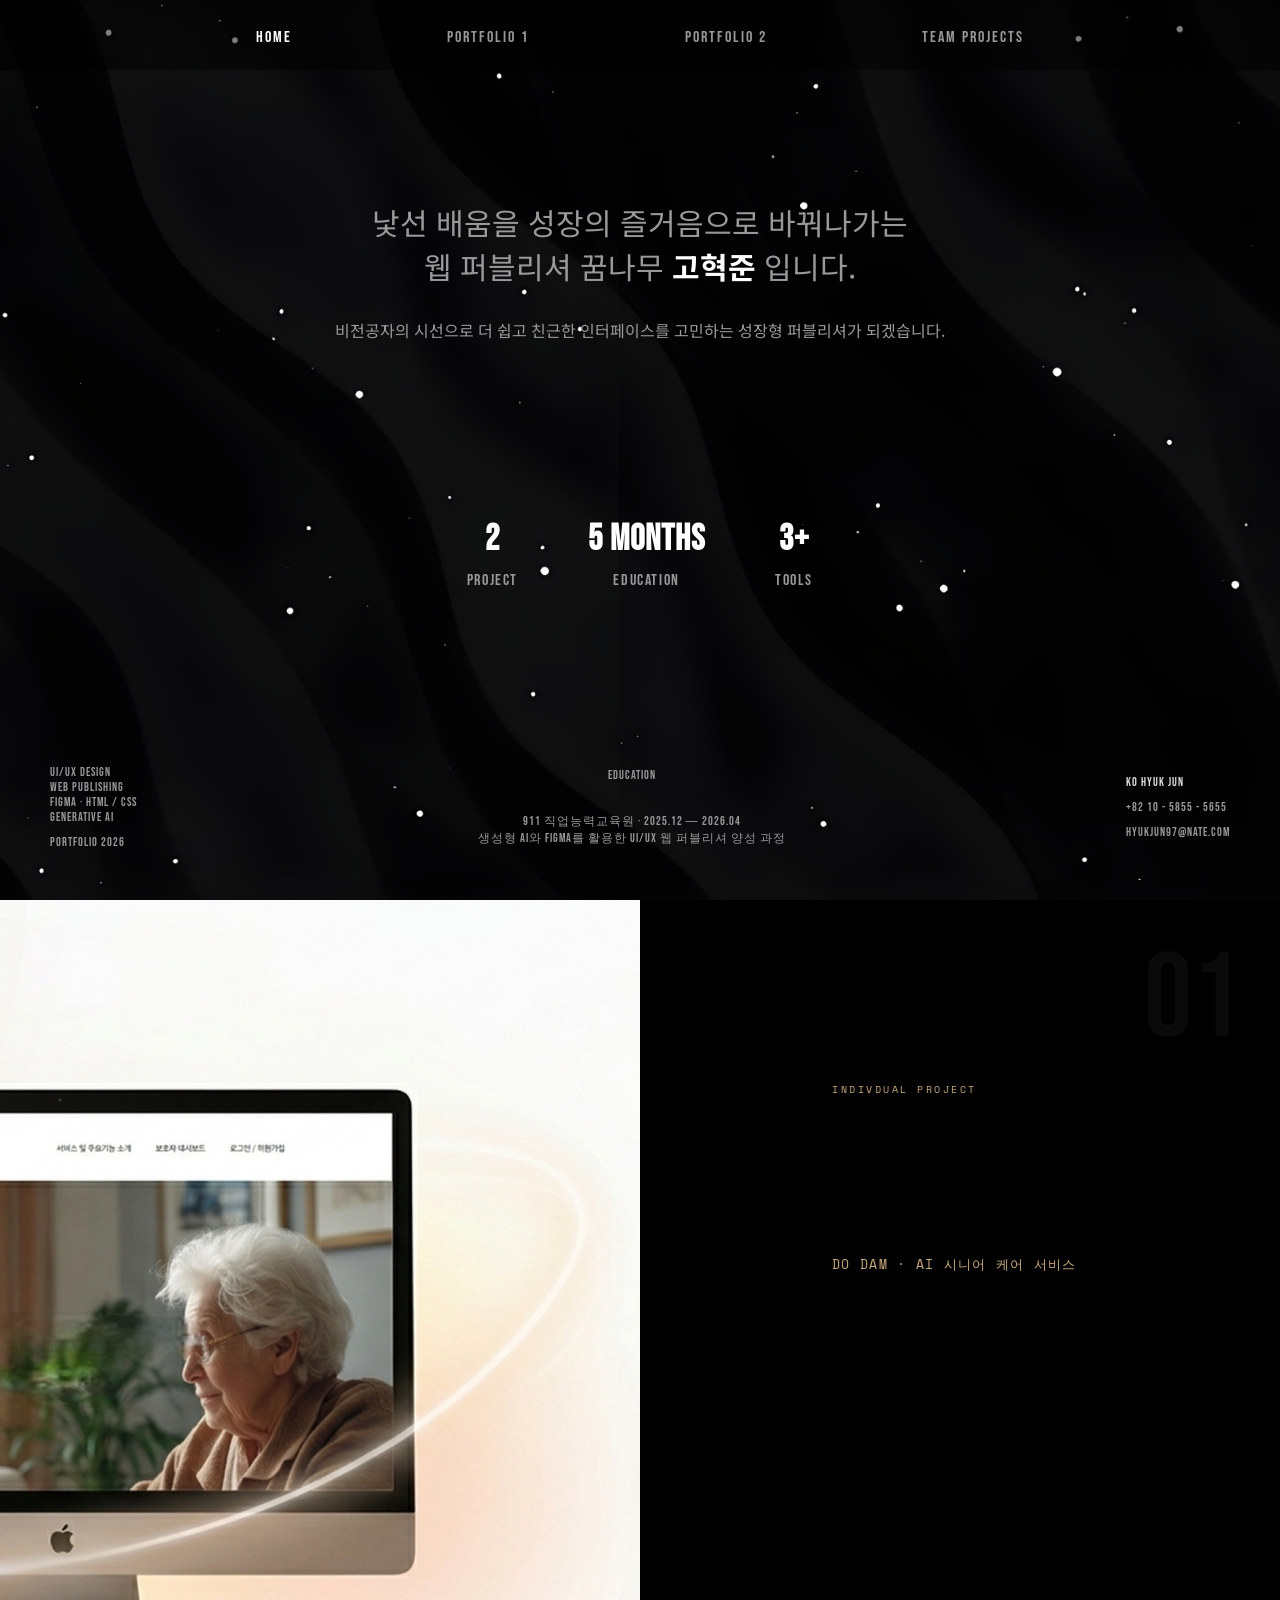
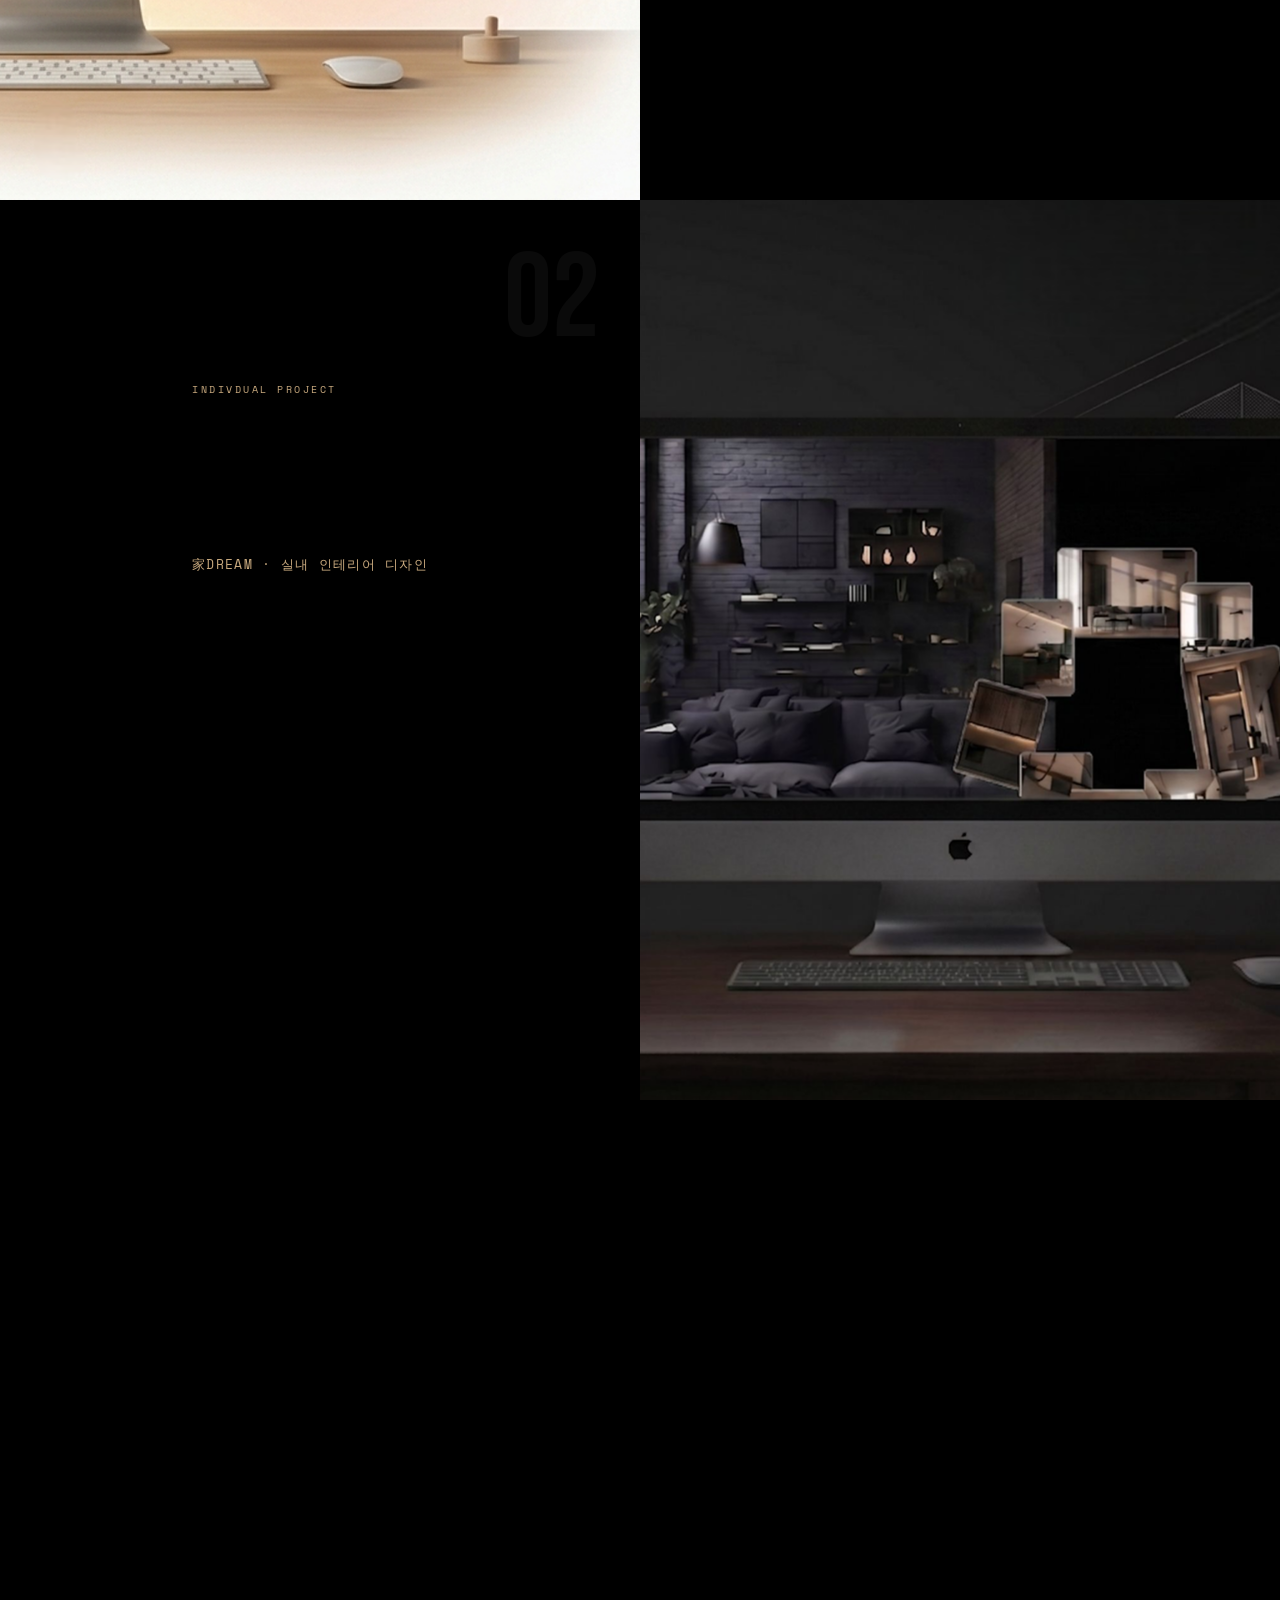
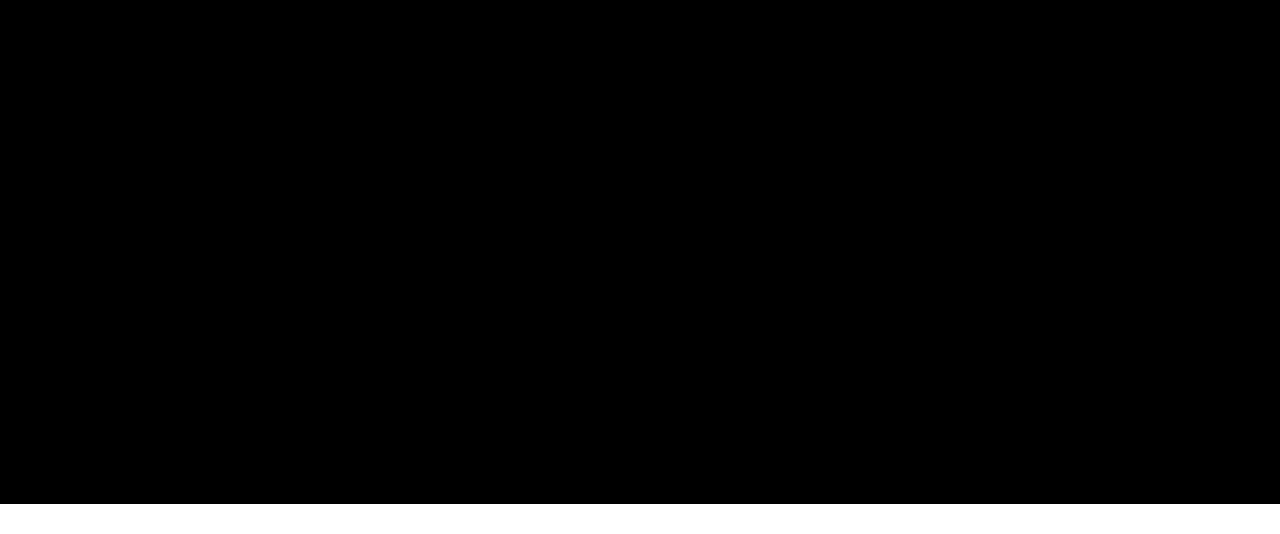
<file: index.html>
<!DOCTYPE html>
<html lang="ko">
<head>
  <meta charset="UTF-8">
  <meta name="viewport" content="width=device-width, initial-scale=1.0">
  <title>portfolio</title>
  <link rel="preconnect" href="https://fonts.googleapis.com">
  <link rel="preconnect" href="https://fonts.gstatic.com" crossorigin>
  <link href="https://fonts.googleapis.com/css2?family=Bebas+Neue&family=Noto+Sans+KR:wght@300;400;500;700&family=Space+Mono:ital,wght@0,400;0,700;1,400&display=swap" rel="stylesheet">
  <link rel="stylesheet" href="./style.css">
</head>
<body>
  <!--헤더, 네비 영역-->
  <nav>
      <ul>
        <li><a href="#home">HOME</a></li>
        <li><a href="#portfolio1">Portfolio 1</a></li>
        <li><a href="#portfolio2">Portfolio 2</a></li>
        <li><a href="#teamprojects">Team Projects</a></li>
     </ul>
  </nav>
  <section class="main" id="home">
    <div class="copy">
      <div class="copy-main">
        낯선 배움을 성장의 즐거음으로 바꿔나가는<br>
        웹 퍼블리셔 꿈나무 <span>고혁준</span> 입니다.
      </div>
      <div class="copy-sub">
        비전공자의 시선으로 더 쉽고 친근한 인터페이스를 고민하는 성장형 퍼블리셔가 되겠습니다.
      </div>
    </div>  
    <div class="stats">
      <ul>
        <li>2</li>
        <li>PROJECT</li>
      </ul>

      <ul>
        <li>5 Months</li>
        <li>EDUCATION</li>
      </ul>

      <ul>
        <li>3+</li>
        <li>TOOLS</li>
      </ul>
    </div>
    <div class="footer">
      <div class="hashtag">
        <ul>
          <li>UI/UX DESIGN</li>
          <li>WEB PUBLISHING</li>
          <li>FIGMA · HTML / CSS</li>
          <li>GENERATIVE AI</li>
          <li>PORTFOLIO 2026</li>
        </ul>
      </div>

      <div class="education">
        <ul>
          <li>EDUCATION</li>
          <li>911 직업능력교육원 · 2025.12  ― 2026.04</li>
          <li>생성형 AI와 FIGMA를 활용한 UI/UX 웹 퍼블리셔 양성 과정</li>
        </ul>
      </div>
      
      <div class="contact">
        <ul>
          <li>Ko Hyuk Jun</li>
          <li>+82 10 - 5855 - 5655</li>
          <li>hyukjun97@nate.com</li>
        </ul>
      </div>
    </div>
  </section>

  <!--portfolio1-->
  <section class="pf1" id="portfolio1">
    <div class="bg1"></div>
    <div class="text">
      <div class="pf-num">01</div>
      <div class="pf-rable">INDIVDUAL PROJECT</div>
      <h2 class="title">도담</h2>
      <p class="pf-subtitle">DO DAM · AI 시니어 케어 서비스</p>
      <ul>
        <li><span>Type</span><span>AI 시니어 케어 서비스</span></li>
        <li><span>Date</span><span>2025.12 - 2026.04</span></li>
        <li><span>Contribution</span><span>100% (개인 프로젝트)</span></li>
        <li><span>Role</span><span>서비스 기획, UI/UX 디자인, 웹 퍼블리싱</span></li>
        <li><span>Tools</span><span>Figma, HTML/CSS, 생성형 AI 활용</span></li>
      </ul>
      <div class="button">
      <a href="./dodam/html/dodam-main.html" target="_blank"><img src="./img/icon1.png" alt="googleicon">웹 페이지</a>
      <a href="./dodam/기획서/도담-기획서.pdf" target="_blank"><img src="./img/icon2.png" alt="pdficon">기획서</a>
      </div>
    </div>
  </section>

  <!--portfolio2-->
  <section class="pf2" id="portfolio2">
    <div class="text">
      <div class="pf-num">02</div>
      <div class="pf-rable">INDIVDUAL PROJECT</div>
      <div class="title">가꿈</div>
      <p class="pf-subtitle">家DREAM · 실내 인테리어 디자인</p>
      <ul>
        <li><span>Type</span><span>실내 인테리어 디자인</span></li>
        <li><span>Date</span><span>2025.12 - 2026.04</span></li>
        <li><span>Contribution</span><span>100% (개인 프로젝트)</span></li>
        <li><span>Role</span><span>서비스 기획, UI/UX 디자인, 웹 퍼블리싱</span></li>
        <li><span>Tools</span><span>Figma, HTML/CSS, 생성형 AI 활용</span></li>
      </ul>
      <div class="button">
      <a href="./gakkum/html/gaggum-main.html" target="_blank"><img src="./img/icon1.png" alt="googleicon">웹 페이지</a>
      <a href="./gakkum/gaggum-pdf.pdf" target="_blank"><img src="./img/icon2.png" alt="pdficon">기획서</a>
     </div>
    </div>
    <div class="bg2"></div>
  </section>
  <!--team-projects-->
  <section class="team" id="teamprojects">
    <div class="title">
      <h1>TEAM COLLABORATION</h1>
      <p>협업 프로젝트 2 projects · 2025~2026</p>
    </div>
    <div class="containner">
      <div class="card">
        <div class="title">
          <p>야놀자 ㅡ 서비스 경험 디자인 시나리오 개발</p><span id="left">UX Research</span>
        </div>

          <img src="./img/img01.png" alt="기획서 이미지">

        <div class="textbox" id="nol">
          <div class="left">
            <p>UX 프로세스</p>
            <ul>
              <li>사용자 리서치</li>
              <li>페르소나 설계</li>
              <li>사용자 여정지도</li>
              <li>스토리보드</li>
            </ul>
            <p>역할 : 발표</p>
          </div>
          
          <div class="right">
            <p>야놀자(NOL) 사이트의 불편사항을 개편하고<br>
              전체 UX 프로세스를 팀원과 함께 설계했습니다.
            </p>
            <div class="hashtag" id="hashtag-l">
              <ul>
                <li>#페르소나</li>
                <li>#여정지도</li>
                <li>#와이어프레임</li>
              </ul>
            </div>
            
            <a href="./협업기획서(야놀자).pdf" target="_blank"><img src="./img/icon2.png" alt="아이콘 이미지">기획서</a>
          </div>
        </div>
      </div>

      <div class="card">
        <div class="title">
          <p>무신사 ㅡ 서비스 경험 디자인 관찰조사</p><span id="right">Brand Research</span>
        </div>

        <img src="./img/img02.png" alt="기획서 이미지">

        <div class="textbox" id="musinsa">
          <div class="left">
            <p>UX 프로세스</p>
            <ul>
              <li>사용자 리서치</li>
              <li>경쟁 서비스 분석</li>
              <li>브랜드 분석</li>
              <li>UX 방향성 도출</li>
            </ul>
            <p>역할 : PPT 작성</p>
          </div>
          
          <div class="right">
            <p>무신사의 브랜드 스토리 · 캠페인을 분석하고,<br>
              사용자 라이프스타일 · 소비심리를 조사했습니다.
            </p>
            <div class="hashtag" id="hashtag-r">
              <ul>
                <li>#사용자 조사</li>
                <li>#브랜드 분석</li>
                <li>#AI 활용</li>
              </ul>
            </div>
            
            <a href="./협업기획서(무신사).pdf" target="_blank"><img src="./img/icon2.png" alt="아이콘 이미지">기획서</a>
          </div>
        </div>
      </div>
    </div>
  </section>
  <!--네비 인터렉션-->
  <script>
  const sections = document.querySelectorAll('section[id]');
  const navLinks = document.querySelectorAll('nav>ul>li>a');

  const observer = new IntersectionObserver((entries) => {
    entries.forEach(entry => {
      if (entry.isIntersecting) {
        navLinks.forEach(link => link.classList.remove('active'));
        const id = entry.target.id;
        const activeLink = document.querySelector(`nav a[href="#${id}"]`);
        if (activeLink) activeLink.classList.add('active');
      }
    });
  }, { threshold: 0.4 });

  sections.forEach(section => observer.observe(section));
</script>

<!--pf1,pf2 인터렉션-->
<script>
  const pfSections = document.querySelectorAll('.main, .pf1, .pf2, .team');

  const pfObserver = new IntersectionObserver((entries) => {
    entries.forEach(entry => {
      if (entry.isIntersecting) {
        entry.target.classList.add('is-visible');
      }
      else {
      entry.target.classList.remove('is-visible'); // 추가
      }
    });
  }, { threshold: 0.2 });
  

  pfSections.forEach(section => pfObserver.observe(section));
</script>
</body>
</html>
</file>
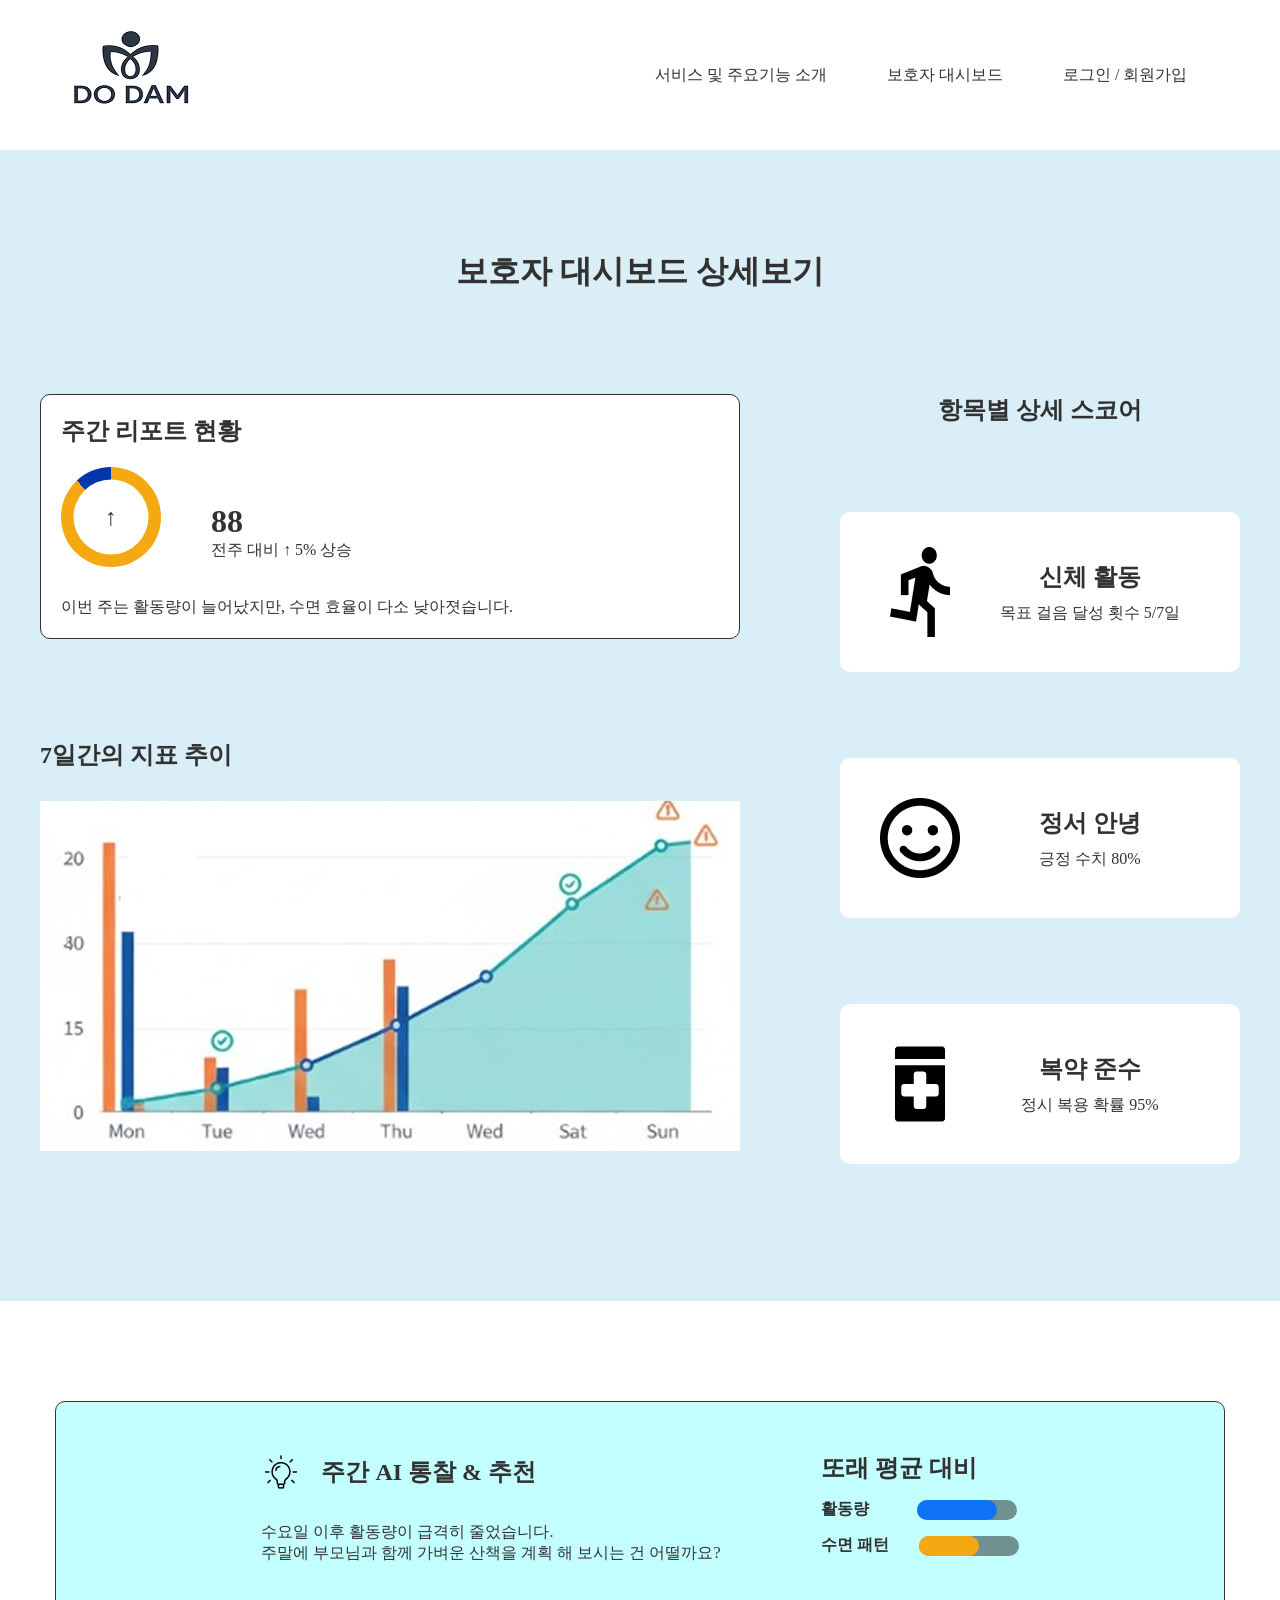
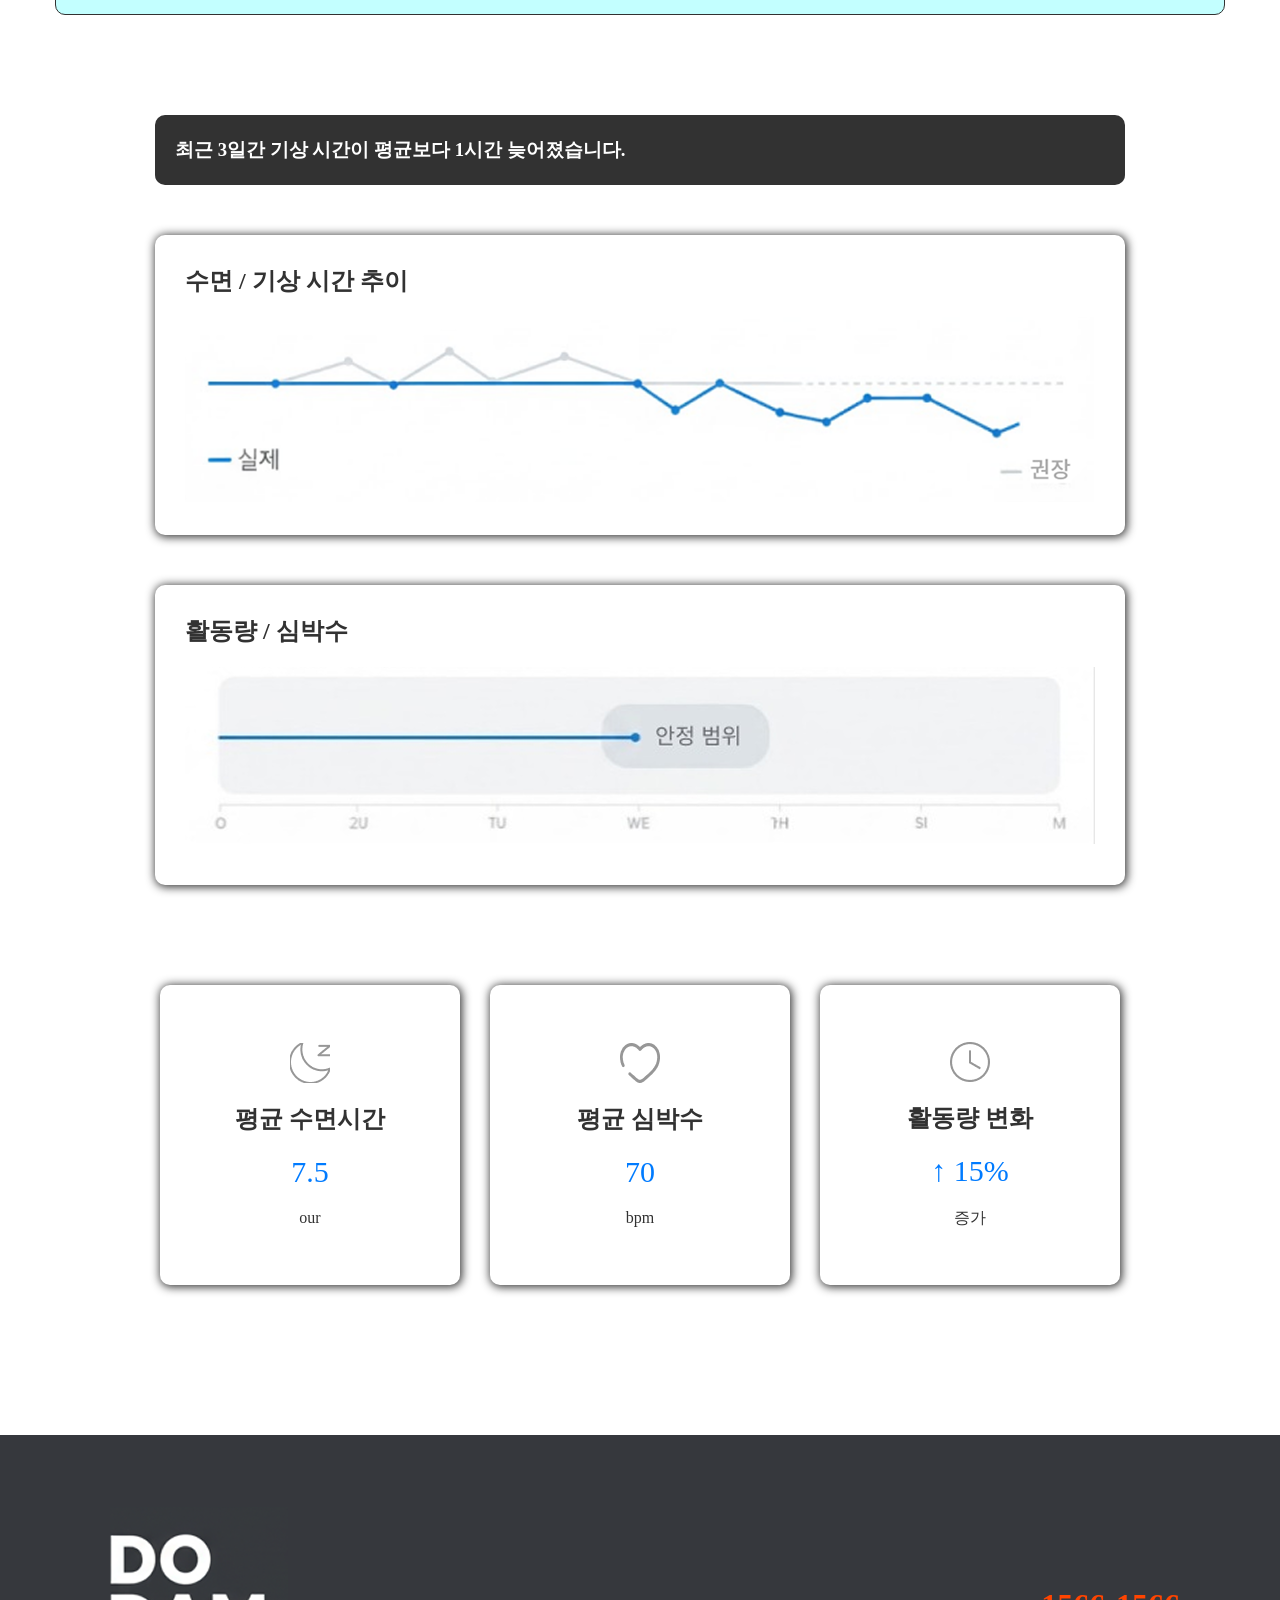
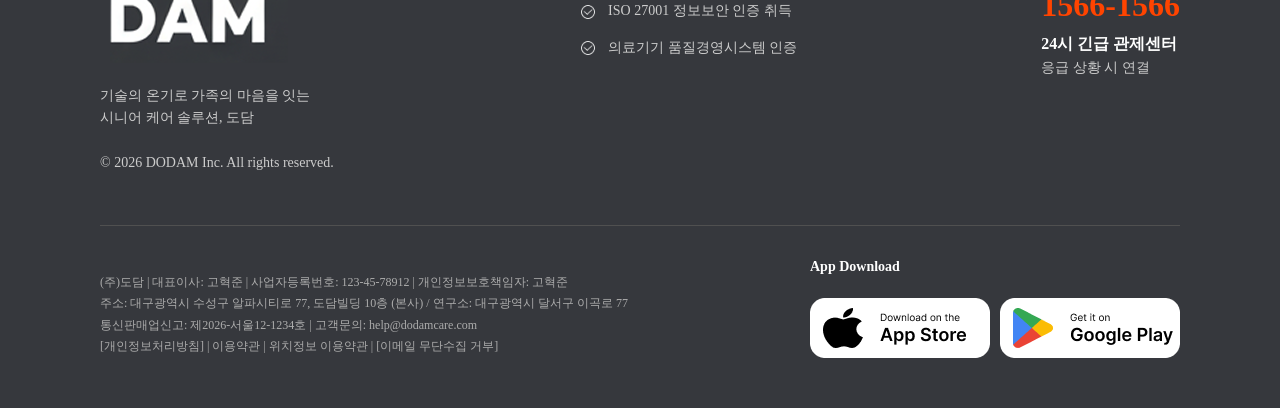
<file: dodam/html/detail.html>
<!DOCTYPE html>
<html lang="ko">
<head>
  <meta charset="UTF-8">
  <meta name="viewport" content="width=device-width, initial-scale=1.0">
  <title>보호자 대시보드 상세보기</title>
</head>
<link rel="stylesheet" href="../css/detail.css">
<body>
  <!--헤더 영역-->
  <header>
    <div id="logo"><a href="../html/dodam-main.html"><img src="../img/main/logo.png" alt="브랜드로고"></a></div>
    <div class="nav">
      <ul>
        <li><a href="../html/sub01.html">서비스 및 주요기능 소개</a></li>
        <li><a href="../html/sub02.html">보호자 대시보드</a></li>
        <li><a href="../html/login.html">로그인</a> / <a href="../html/singup.html">회원가입</a></li>
      </ul>
    </div>
  </header>

  <!--섹션 영역-->

  <!--대시보드 상세보기, 리포트, 그래프, 상세 스코어, 아이콘-->
  <div class="wrap1">
    <div class="title">
      <h1>보호자 대시보드 상세보기</h1>
    </div>
    <div class="container">
      <div class="left">
        <div class="left-top">
          <h2>주간 리포트 현황</h2>
          <div class="top-box">
            <div class="circle">
              <p>↑</p>
            </div>
            <div class="top-text">
            <h1>88</h1>
            <p>전주 대비 <span>↑</span> 5% 상승</p>
            </div>
          </div>
          <p>이번 주는 활동량이 늘어났지만, 수면 효율이 다소 낮아졋습니다.</p>
        </div>
        <div class="left-bot">
          <h2>7일간의 지표 추이</h2>
          <img src="../img/detail/graph1.png" alt="그래프 이미지">
        </div>
      </div>
        <div class="right">
          <h2>항목별 상세 스코어</h2>
          <div class="imgbox">
            <img src="../img/detail/icon1.png" alt="운동 아이콘">
            <div class="text">
              <h2>신체 활동</h2>
              <p>목표 걸음 달성 횟수 5/7일</p>
            </div>
          </div>

          <div class="imgbox">
            <img src="../img/detail/icon2.png" alt="표정 아이콘">
            <div class="text">
              <h2>정서 안녕</h2>
              <p>긍정 수치 80%</p>
            </div>
          </div>
      
          <div class="imgbox">
            <img src="../img/detail/icon3.png" alt="약 아이콘">
            <div class="text">
              <h2>복약 준수</h2>
              <p>정시 복용 확률 95%</p>
            </div>
          </div>
        </div>
    </div>
  </div>

  <!--전구아이콘, 텍스트, 활동량, 수면패턴 수치-->
  <div class="wrap2">
    <div class="left-t">
      <div class="title">
        <img src="../img/detail/icon4.png" alt="전구 아이콘">
        <h2>주간 AI 통찰 & 추천</h2>
      </div>
      <p>수요일 이후 활동량이 급격히 줄었습니다.<br>
        주말에 부모님과 함께 가벼운 산책을 계획 해 보시는 건 어떨까요?
      </p>
    </div>

    <div class="right-t">
      <h2>또래 평균 대비</h2>
      <div class="textbox">
        <h4>활동량</h4>
        <span></span>
      </div>

      <div class="textbox">
        <h4>수면 패턴</h4>
        <span></span>
      </div>
    </div>
  </div>

  <!--수면, 활동량 그래프, 텍스트, 평균 수치 카드 3개-->
  <div class="wrap3">
    <div class="title">
      <h3>최근 3일간 기상 시간이 평균보다 1시간 늦어졌습니다.</h3>
    </div>
    <div class="graph">
      <h2>수면 / 기상 시간 추이</h2>
      <img src="../img/detail/graph2.png" alt="수면 기상 그래프">
    </div>

    <div class="graph">
      <h2>활동량 / 심박수</h2>
      <img src="../img/detail/graph3.png" alt="활동량 / 심박수">
    </div>

    <div class="cardbox">
      <div class="card">
        <img src="../img/detail/icon5.png" alt="수면 아이콘">
        <h2>평균 수면시간</h2>
        <p><span>7.5</span></p>
        <p>our</p>
      </div>

      <div class="card">
        <img src="../img/detail/icon6.png" alt="하트 아이콘">
        <h2>평균 심박수</h2>
        <p><span>70</span></p>
        <p>bpm</p>
      </div>

      <div class="card">
        <img src="../img/detail/icon7.png" alt="시계 아이콘">
        <h2>활동량 변화</h2>
        <p><span>↑ 15%</span></p>
        <p>증가</p>
      </div>
    </div>
  </div>

  <!--푸터영역-->
  <div class="footer">
    <div class="top">
      <div class="logo">
        <img src="../img/main/footerlogo.png" alt="푸터 로고">
        <p>기술의 온기로 가족의 마음을 잇는<br>
          시니어 케어 솔루션, 도담</p><br>
        <p>© 2026 DODAM Inc. All rights reserved.</p>
      </div>
      <div class="text1">
        <ul>
          <li><img src="../img/main/footericon1.png" alt="체크 아이콘"> ISO 27001 정보보안 인증 취득</li>
          <li><img src="../img/main/footericon1.png" alt="체크 아이콘"> 의료기기 품질경영시스템 인증</li>
        </ul>
      </div>
      <div class="text2">
        <ul>
          <li>1566-1566</li>
          <li>24시 긴급 관제센터</li>
          <li>응급 상황 시 연결</li>
        </ul>
      </div>
    </div>
    <div class="bot">
      <div class="text3">
        <ul>
          <li>(주)도담 | 대표이사: 고혁준 | 사업자등록번호: 123-45-78912 | 개인정보보호책임자: 고혁준</li>
          <li>주소: 대구광역시 수성구 알파시티로 77, 도담빌딩 10층 (본사) / 연구소: 대구광역시 달서구 이곡로 77</li>
          <li>통신판매업신고: 제2026-서울12-1234호 | 고객문의: help@dodamcare.com</li>
          <li>[개인정보처리방침] | 이용약관 | 위치정보 이용약관 | [이메일 무단수집 거부]</li>
        </ul>
      </div>
      <div class="appicon">
        <h3>App Download</h3>
        <div class="appimg">
          <img src="../img/main/footericon2.png" alt="앱스토어">
          <img src="../img/main/footericon3.png" alt="구글플레이">
        </div>
      </div>
    </div>
  </div>
</body>
</html>
</file>
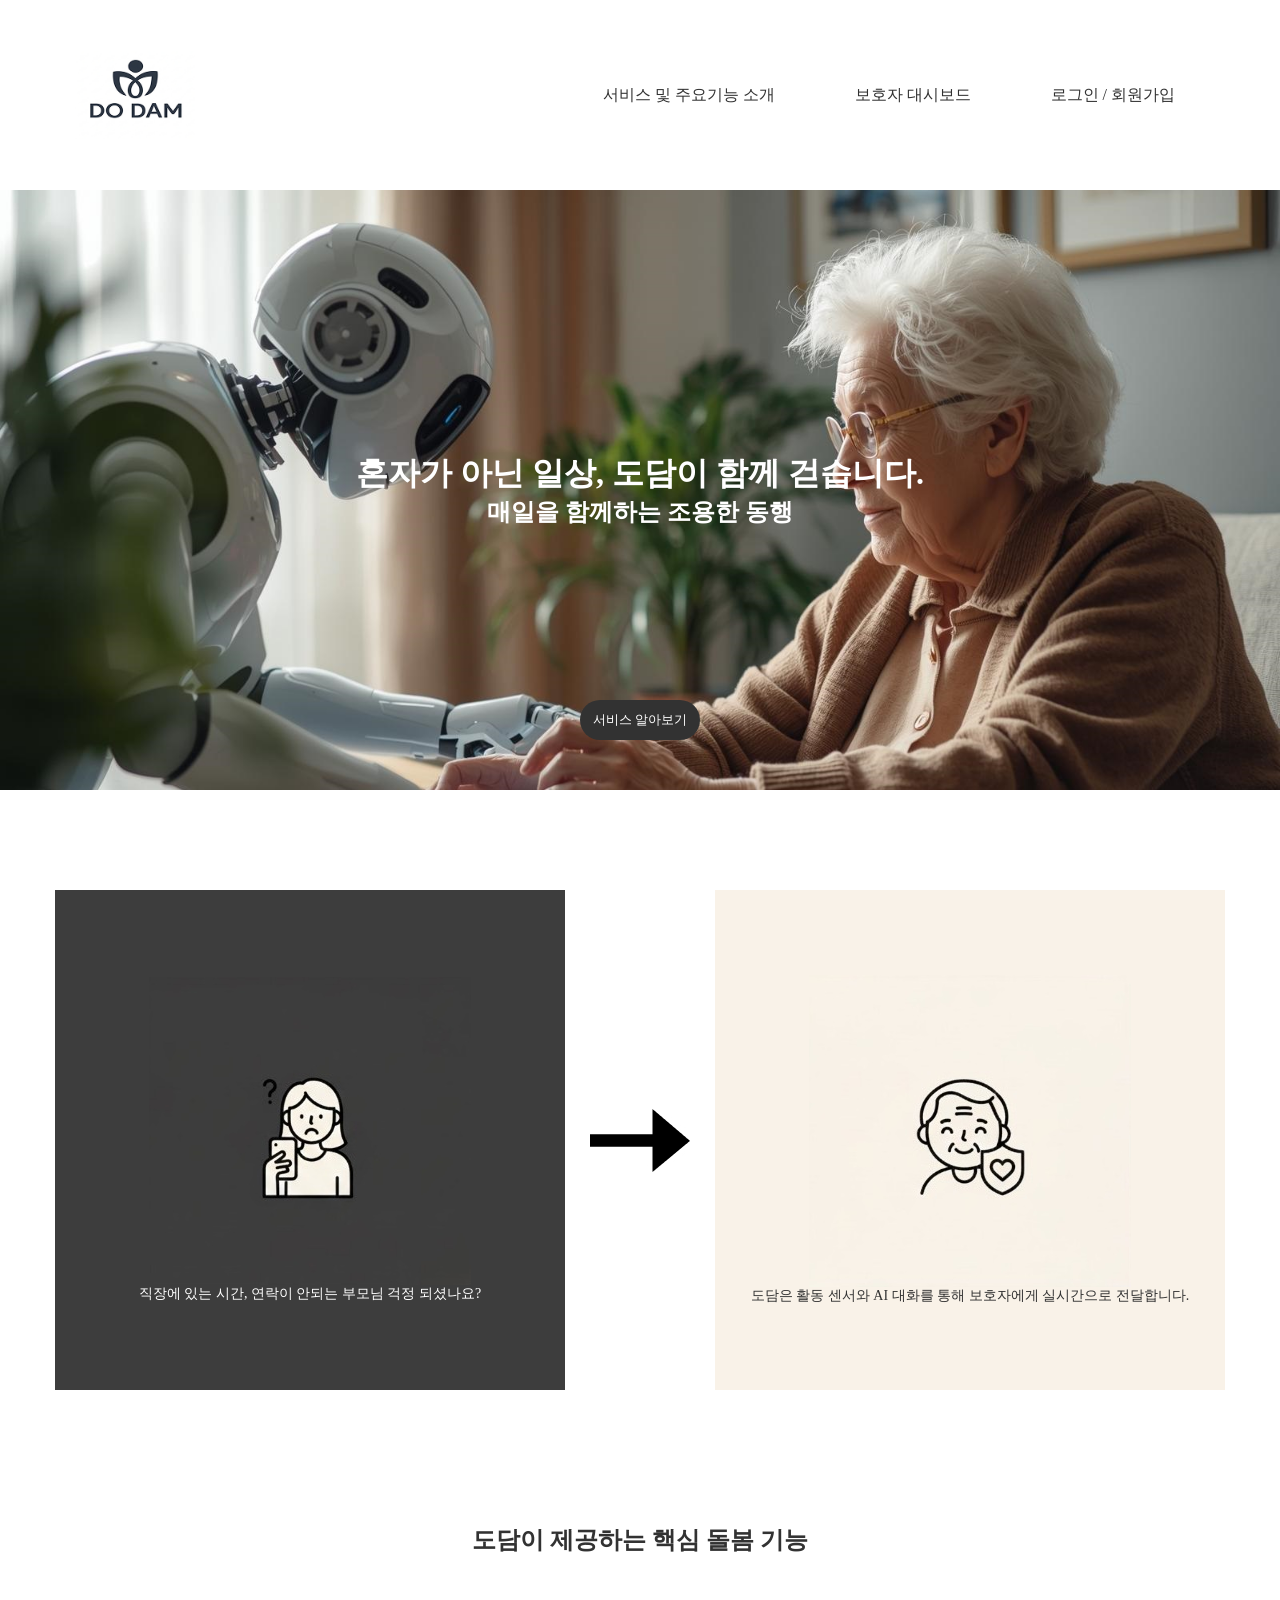
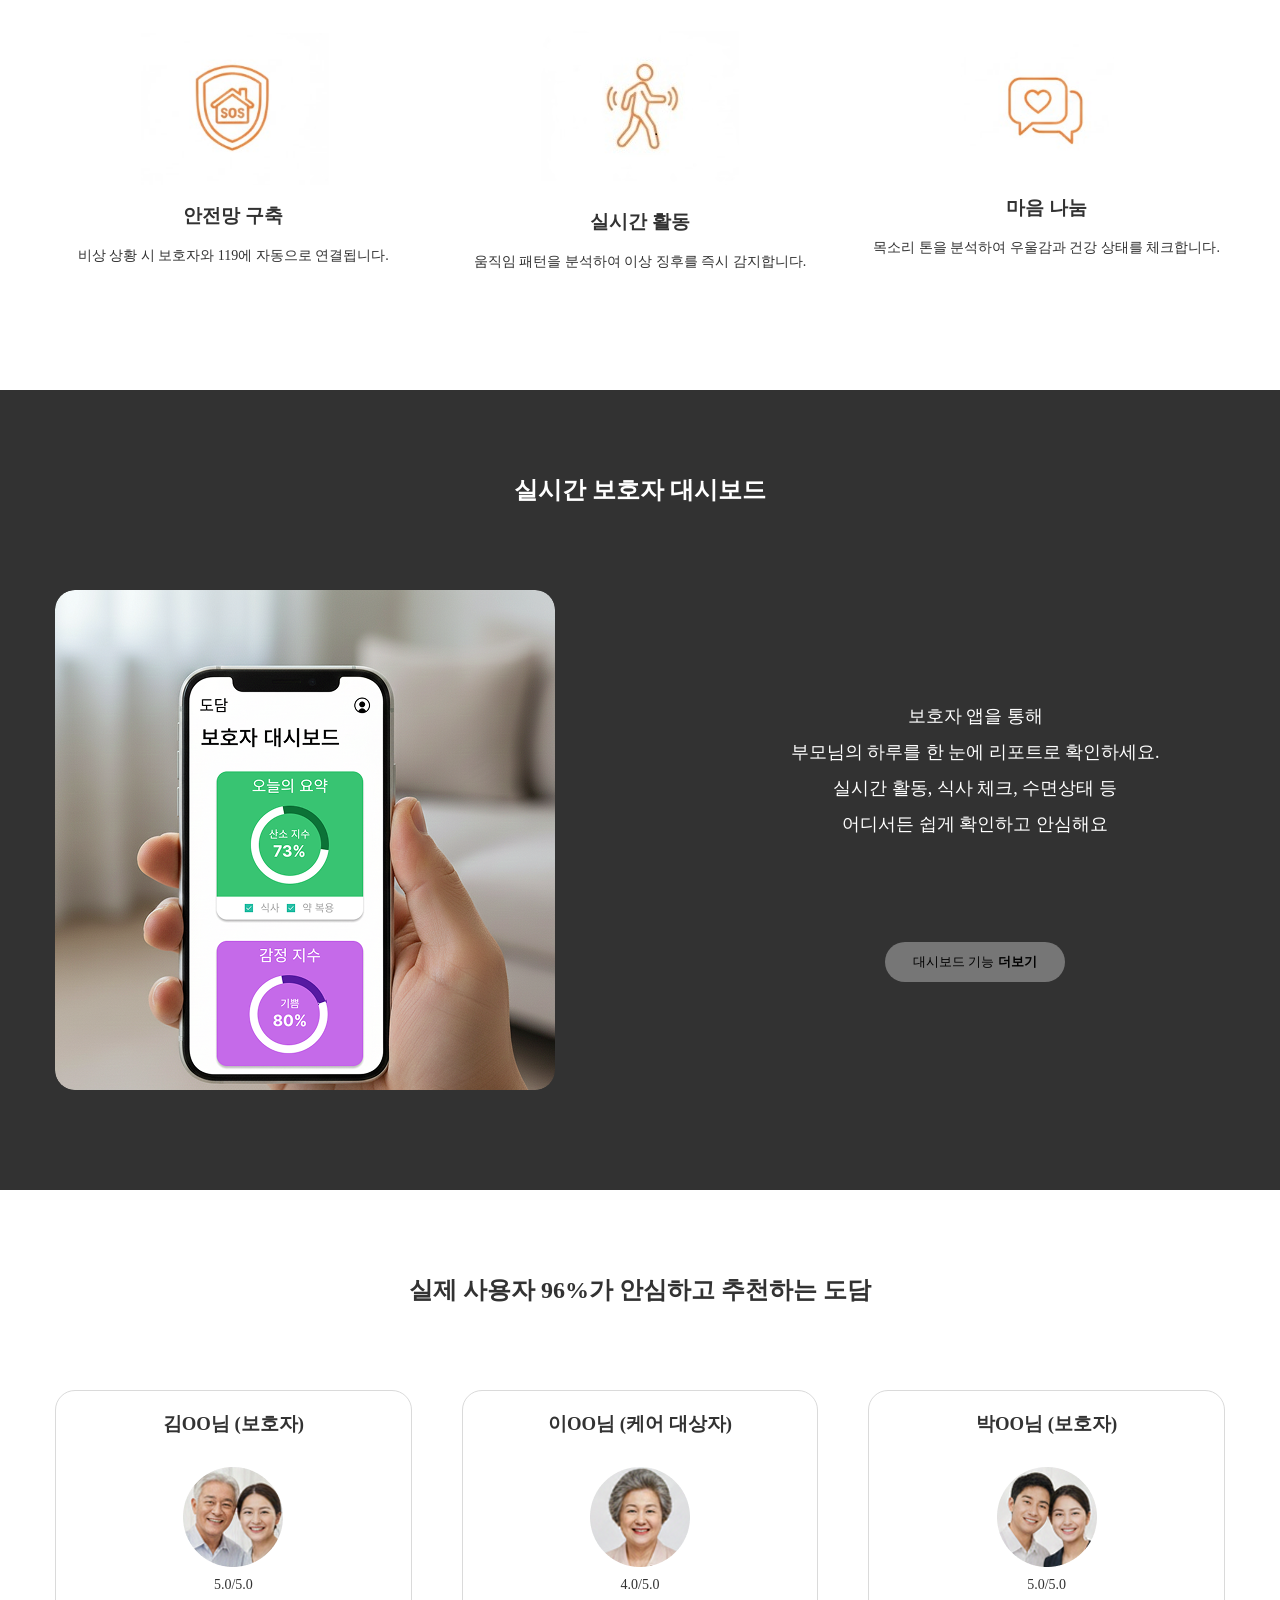
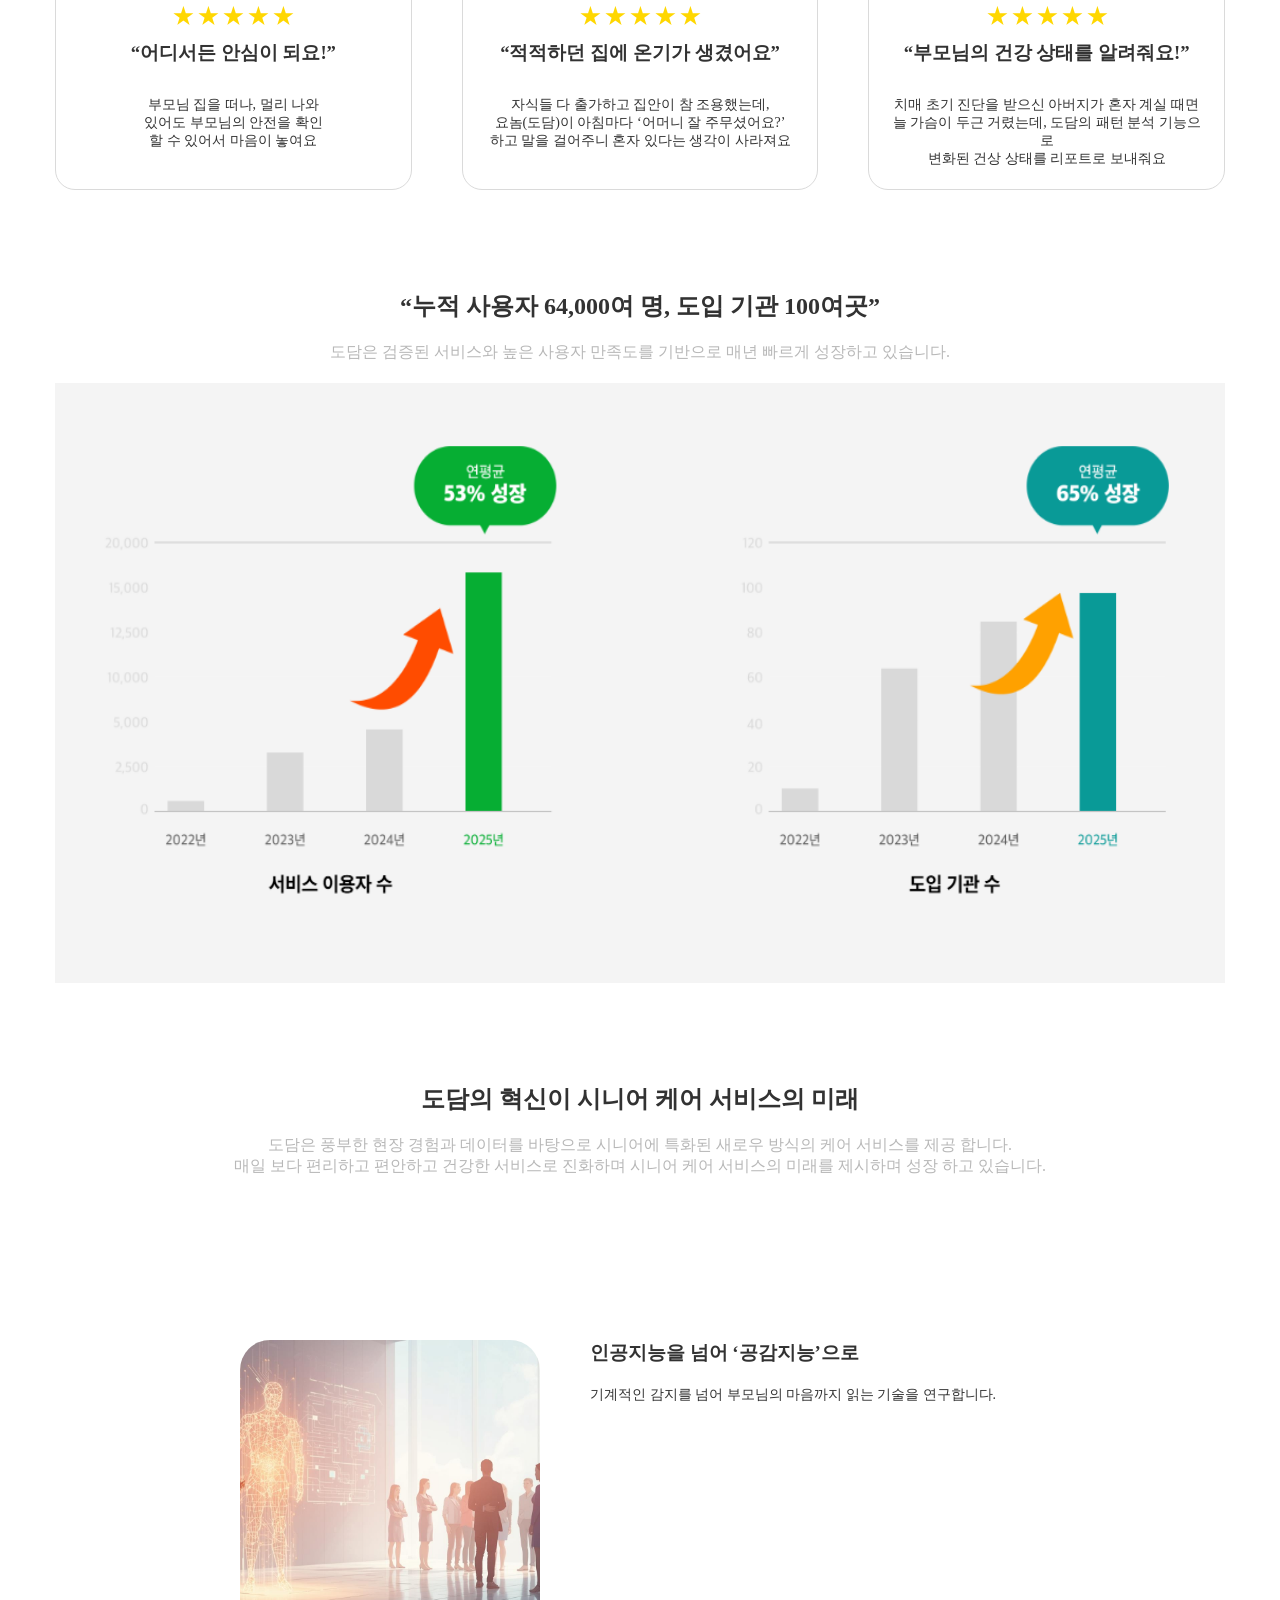
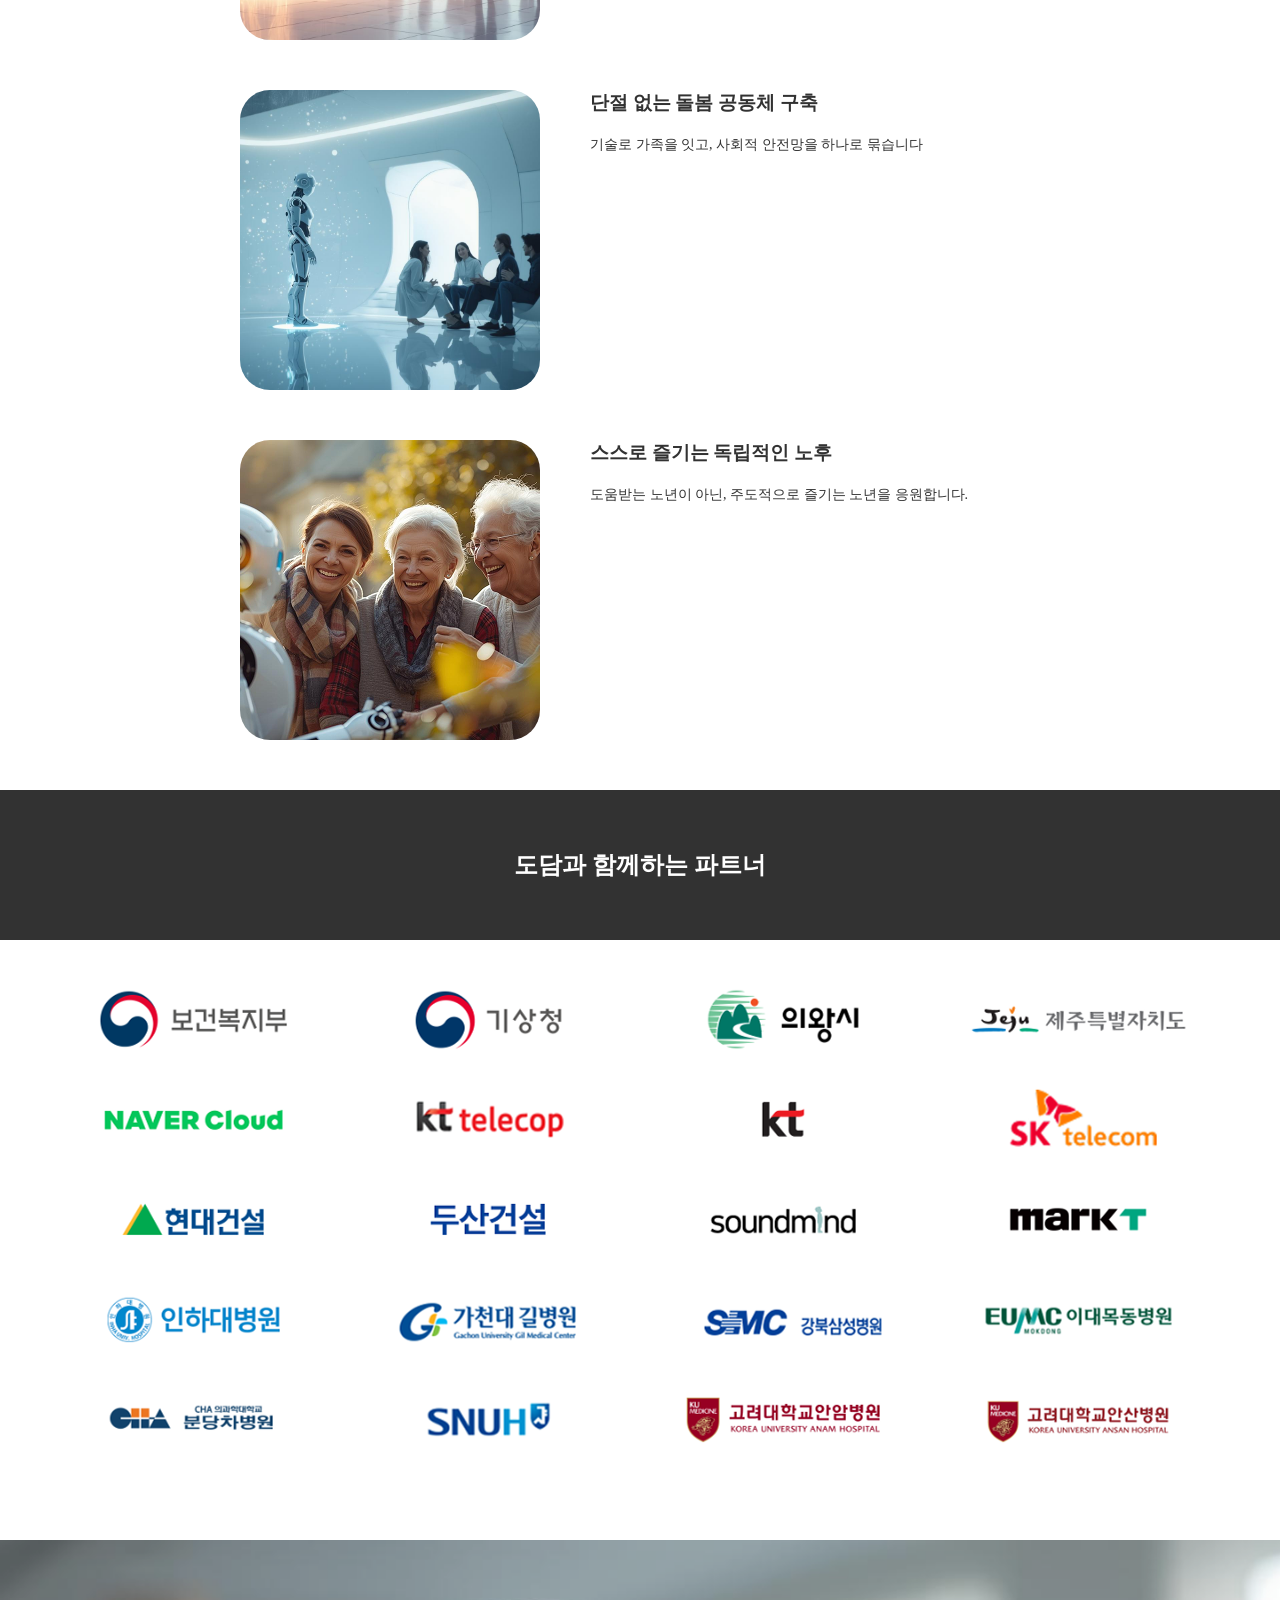
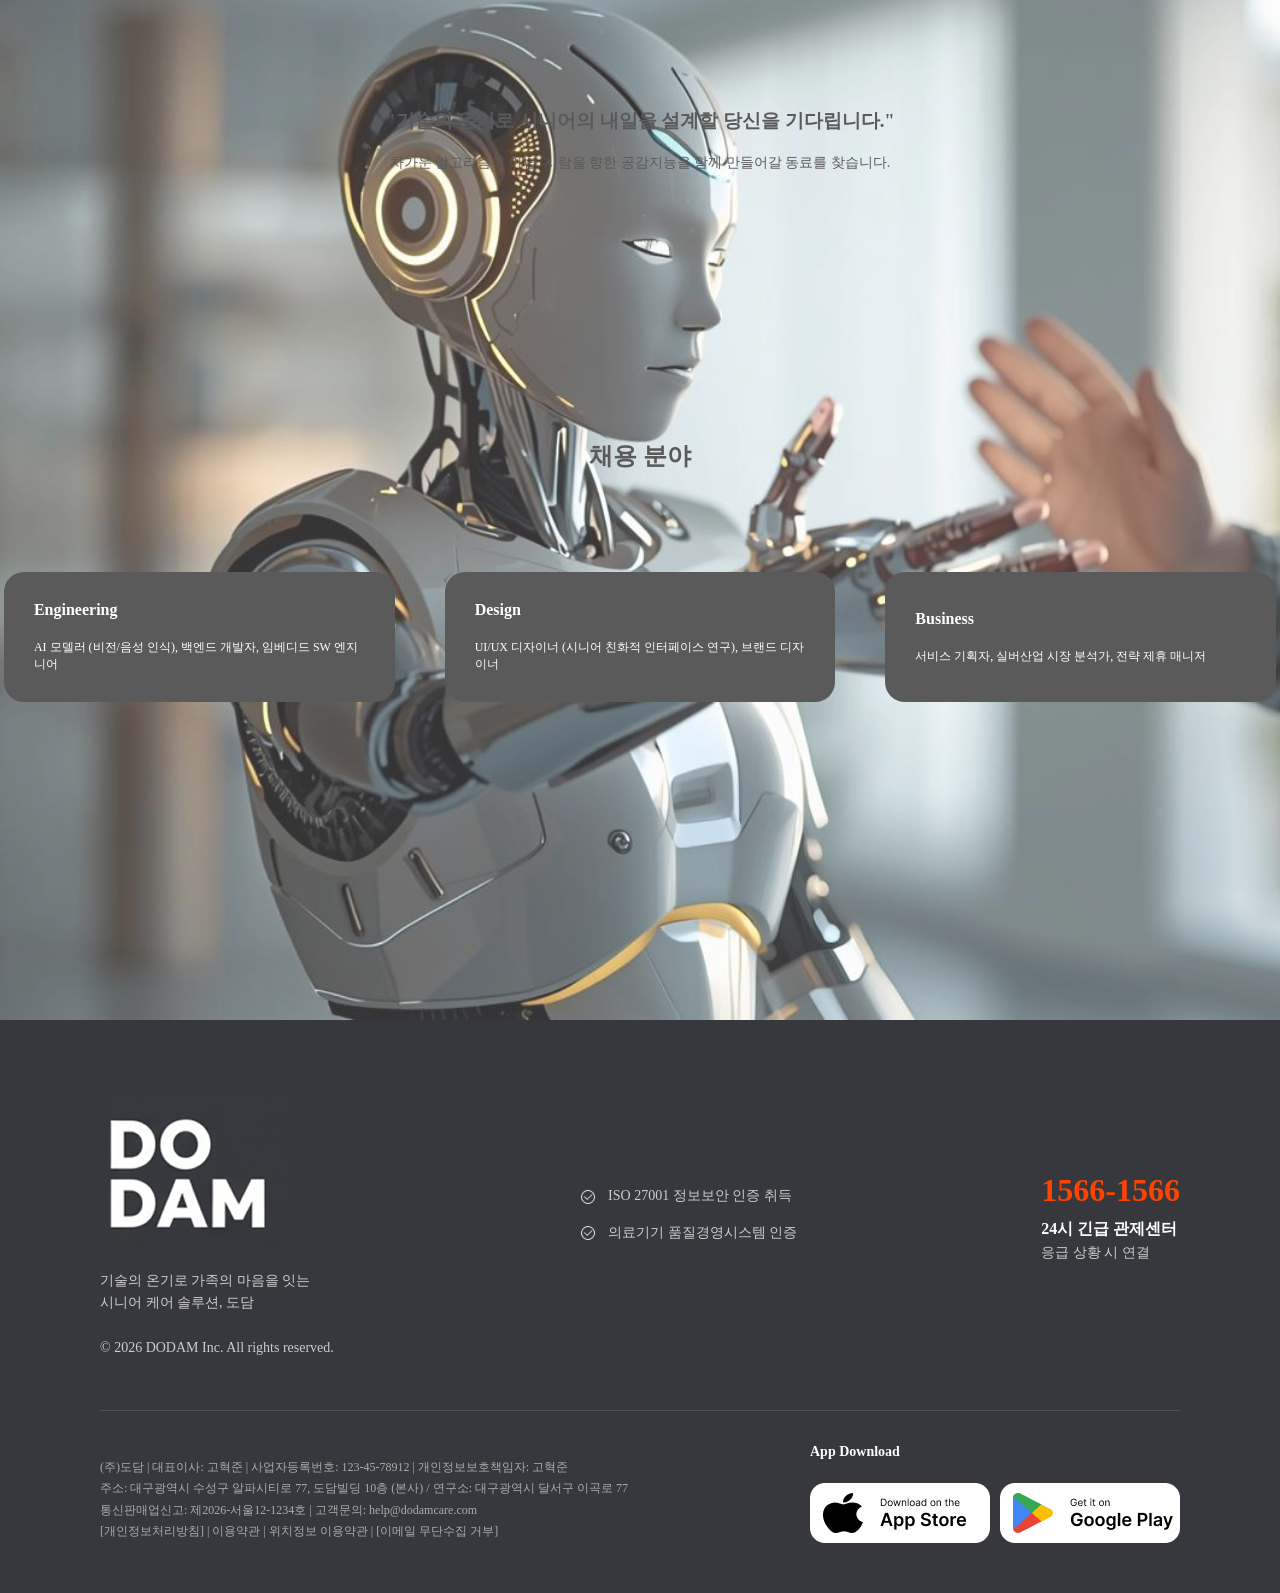
<file: dodam/html/dodam-main.html>
<!DOCTYPE html>
<html lang="ko">
<head>
  <meta charset="UTF-8">
  <meta name="viewport" content="width=device-width, initial-scale=1.0">
  <title>도담</title>
</head>
<link rel="stylesheet" href="../css/style.css">
<body>
  <!--헤더 영역--> 
  <header>
    <div id="logo"><a href="../html/dodam-main.html"><img src="../img/main/logo.png" alt="브랜드로고"></a></div>
    <div class="nav">
      <ul>
        <li><a href="../html/sub01.html">서비스 및 주요기능 소개</a></li>
        <li><a href="../html/sub02.html">보호자 대시보드</a></li>
        <li><a href="../html/login.html">로그인</a> / <a href="../html/singup.html">회원가입</a></li>
      </ul>     
  </header>

 <!--섹션 영역-->

 <!--메인이미지, 메인 이미지위 텍스트, 버튼-->
  <div class="section1">
    <div class="title1">
      <h1>혼자가 아닌 일상, 도담이 함께 걷습니다.</h1>
      <h2>매일을 함께하는 조용한 동행</h2>
    </div>
    <div class="button">
      <button><a href="../html/sub01.html">서비스 알아보기</a></button>
    </div>
  </div>

  <!--걱정아이콘 + 평온아이콘-->
  <div class="section2">
    <div class="container1">
      <div class="box1">
        <img src="../img/main/icon1.jpg" alt="걱정하는 보호자 아이콘">
        <p>직장에 있는 시간, 연락이 안되는 부모님 걱정 되셨나요?</p>
      </div>
      <div class="arrow"><img src="../img/main/arrow.jpg" alt="화살표 아이콘"></div>
      <div class="box2">
        <img src="../img/main/icon2.jpg" alt="케어받는 시니어 아이콘">
        <p>도담은 활동 센서와 AI 대화를 통해 보호자에게 실시간으로 전달합니다.</p>
      </div>
    </div>
  </div>

  <!--핵심 돌봄기능, 기능 아이콘 3개-->
  <div class="section3">
    <div class="container2">
      <h2>도담이 제공하는 핵심 돌봄 기능</h2>
      <div class="icon-wrapper">

        <div class="iconbox">
          <img src="../img/main/icon3.png" alt="운동 아이콘">
          <h3>안전망 구축</h3><br>
          <p>비상 상황 시 보호자와 119에 자동으로 연결됩니다.</p>
        </div>
        
        <div class="iconbox">
          <img src="../img/main/icon4.jpg" alt="대화 아이콘">
          <h3>실시간 활동</h3><br>
          <p>움직임 패턴을 분석하여 이상 징후를 즉시 감지합니다.</p>
        </div>

        <div class="iconbox">
          <img src="../img/main/icon5.png" alt="긴급 아이콘">
          <h3>마음 나눔</h3><br>
          <p>목소리 톤을 분석하여 우울감과 건강 상태를 체크합니다.</p>
        </div>
      </div>
    </div>
  </div>

  <!--대시보드 예시 이미지, 텍스트-->
  <div class="section4">
    <h2>실시간 보호자 대시보드</h2>
    <div class="container3">
      <img src="../img/main/dashbord.png" alt="대시보드 화면 이미지">
      <div class="textbox">
        <p>보호자 앱을 통해<br>
        부모님의 하루를 한 눈에 리포트로 확인하세요.<br>
        실시간 활동, 식사 체크, 수면상태 등<br>
        어디서든 쉽게 확인하고 안심해요
        </p>
        <button><a href="../html/sub02.html">대시보드 기능 <span>더보기</span></a></button>
      </div>
    </div>
  </div>

  <!--사용자 리뷰 카드-->
  <div class="section5">
    <h2>실제 사용자 96%가 안심하고 추천하는 도담</h2>
    <div class="cardbox">
      <div class="card">
        <h3>김OO님 (보호자)</h3>
        <img src="../img/main/review1.png" alt="리뷰 프로필">
        <p>5.0/5.0</p>
        <p><span>★ ★ ★ ★ ★</span></p>

        <h3><span>“어디서든 안심이 되요!”</span></h3>
        <p>
          부모님 집을 떠나, 멀리 나와<br>
          있어도 부모님의 안전을 확인<br>
          할 수 있어서 마음이 놓여요
        </p>
      </div>

      <div class="card">
        <h3>이OO님 (케어 대상자)</h3>
        <img src="../img/main/review2.png" alt="리뷰 프로필">
        <p>4.0/5.0</p>
        <p><span>★ ★ ★ ★ ★</span></p>

        <h3><span>“적적하던 집에 온기가 생겼어요”</span></h3>
        <p>
          자식들 다 출가하고 집안이 참 조용했는데,<br>
          요놈(도담)이 아침마다 ‘어머니 잘 주무셨어요?’<br>
          하고 말을 걸어주니 혼자 있다는 생각이 사라져요
        </p>
      </div>

      <div class="card">
        <h3>박OO님 (보호자)</h3>
        <img src="../img/main/review3.png" alt="리뷰 프로필">
        <p>5.0/5.0</p>
        <p><span>★ ★ ★ ★ ★</span></p>

        <h3><span>“부모님의 건강 상태를 알려줘요!”</span></h3>
        <p>
          치매 초기 진단을 받으신 아버지가 혼자 계실 때면<br>
          늘 가슴이 두근 거렸는데, 도담의 패턴 분석 기능으로<br>
          변화된 건상 상태를 리포트로 보내줘요
        </p>
      </div>
    </div>
  </div>

  <!--이용자수, 성장률 그래프-->
  <div class="section6">
    <div class="title">
      <h2>“누적 사용자 64,000여 명, 도입 기관 100여곳”</h2>
      <p>도담은 검증된 서비스와 높은 사용자 만족도를 기반으로 매년 빠르게 성장하고 있습니다.</p>
    </div>
    <img src="../img/main/graph.png" alt="그래프">
  </div>
    
  <!--서비스 혁신 미래 이미지 3개, 텍스트-->
  <div class="section7">
    <div class="title">
      <h2>도담의 혁신이 시니어 케어 서비스의 미래</h2>
      <p>도담은 풍부한 현장 경험과 데이터를 바탕으로 시니어에 특화된 새로우 방식의 케어 서비스를 제공 합니다.<br>
        매일 보다 편리하고 편안하고 건강한 서비스로 진화하며 시니어 케어 서비스의 미래를 제시하며 성장 하고 있습니다.</p>
    </div>
    <div class="imgbox">
      <img src="../img/main/imgbox1.jpg" alt="img">
      <div class="text">
        <h3>인공지능을 넘어 ‘공감지능’으로</h3>
        <p>기계적인 감지를 넘어 부모님의 마음까지 읽는 기술을 연구합니다.</p>
      </div>
    </div>

    <div class="imgbox">
      <img src="../img/main/imgbox2.jpg" alt="img">
      <div class="text">
        <h3>단절 없는 돌봄 공동체 구축</h3>
        <p>기술로 가족을 잇고, 사회적 안전망을 하나로 묶습니다</p>
      </div>
    </div>

    <div class="imgbox">
      <img src="../img/main/imgbox3.png" alt="img">
      <div class="text">
        <h3>스스로 즐기는 독립적인 노후</h3>
        <p>도움받는 노년이 아닌, 주도적으로 즐기는 노년을 응원합니다.</p>
      </div>
    </div>
  </div>

  <!--파트너 로고-->
  <div class="section8">
    <h2>도담과 함께하는 파트너</h2>
    <img src="../img/main/partner.png" alt="파트너 로고 이미지">
  </div>

  <!--채용 공고-->
  <div class="section9">
    <div class="title">
      <h3>"기술의 온기로 시니어의 내일을 설계할 당신을 기다립니다."</h3>
      <p>차가운 알고리즘이 아닌, 사람을 향한 공감지능을 함께 만들어갈 동료를 찾습니다.</p>
    </div>

    <div class="mid">
      <h2>채용 분야</h2>
      <div class="card-wrap">
        <div class="card-m">
          <h4>Engineering</h4>
          <p>AI 모델러 (비전/음성 인식), 백엔드 개발자, 임베디드 SW 엔지니어</p>
        </div>

        <div class="card-m">
          <h4>Design</h4>
          <p>UI/UX 디자이너 (시니어 친화적 인터페이스 연구), 브랜드 디자이너</p>
       </div>

        <div class="card-m">
          <h4>Business</h4>
          <p>서비스 기획자, 실버산업 시장 분석가, 전략 제휴 매니저</p>
       </div>
      </div>
    </div>
  </div>

  <!--푸터 영역-->
  <div class="footer">
    <div class="top">
      <div class="logo">
        <img src="../img/main/footerlogo.png" alt="푸터 로고">
        <p>기술의 온기로 가족의 마음을 잇는<br>
          시니어 케어 솔루션, 도담</p><br>
        <p>© 2026 DODAM Inc. All rights reserved.</p>
      </div>
      <div class="text1">
        <ul>
          <li><img src="../img/main/footericon1.png" alt="체크 아이콘"> ISO 27001 정보보안 인증 취득</li>
          <li><img src="../img/main/footericon1.png" alt="체크 아이콘"> 의료기기 품질경영시스템 인증</li>
        </ul>
      </div>
      <div class="text2">
        <ul>
          <li>1566-1566</li>
          <li>24시 긴급 관제센터</li>
          <li>응급 상황 시 연결</li>
        </ul>
      </div>
    </div>
    <div class="bot">
      <div class="text3">
        <ul>
          <li>(주)도담 | 대표이사: 고혁준 | 사업자등록번호: 123-45-78912 | 개인정보보호책임자: 고혁준</li>
          <li>주소: 대구광역시 수성구 알파시티로 77, 도담빌딩 10층 (본사) / 연구소: 대구광역시 달서구 이곡로 77</li>
          <li>통신판매업신고: 제2026-서울12-1234호 | 고객문의: help@dodamcare.com</li>
          <li>[개인정보처리방침] | 이용약관 | 위치정보 이용약관 | [이메일 무단수집 거부]</li>
        </ul>
      </div>
      <div class="appicon">
        <h3>App Download</h3>
        <div class="appimg">
          <img src="../img/main/footericon2.png" alt="앱스토어">
          <img src="../img/main/footericon3.png" alt="구글플레이">
        </div>
      </div>
    </div>
  </div>
  
</body>
</html>
</file>
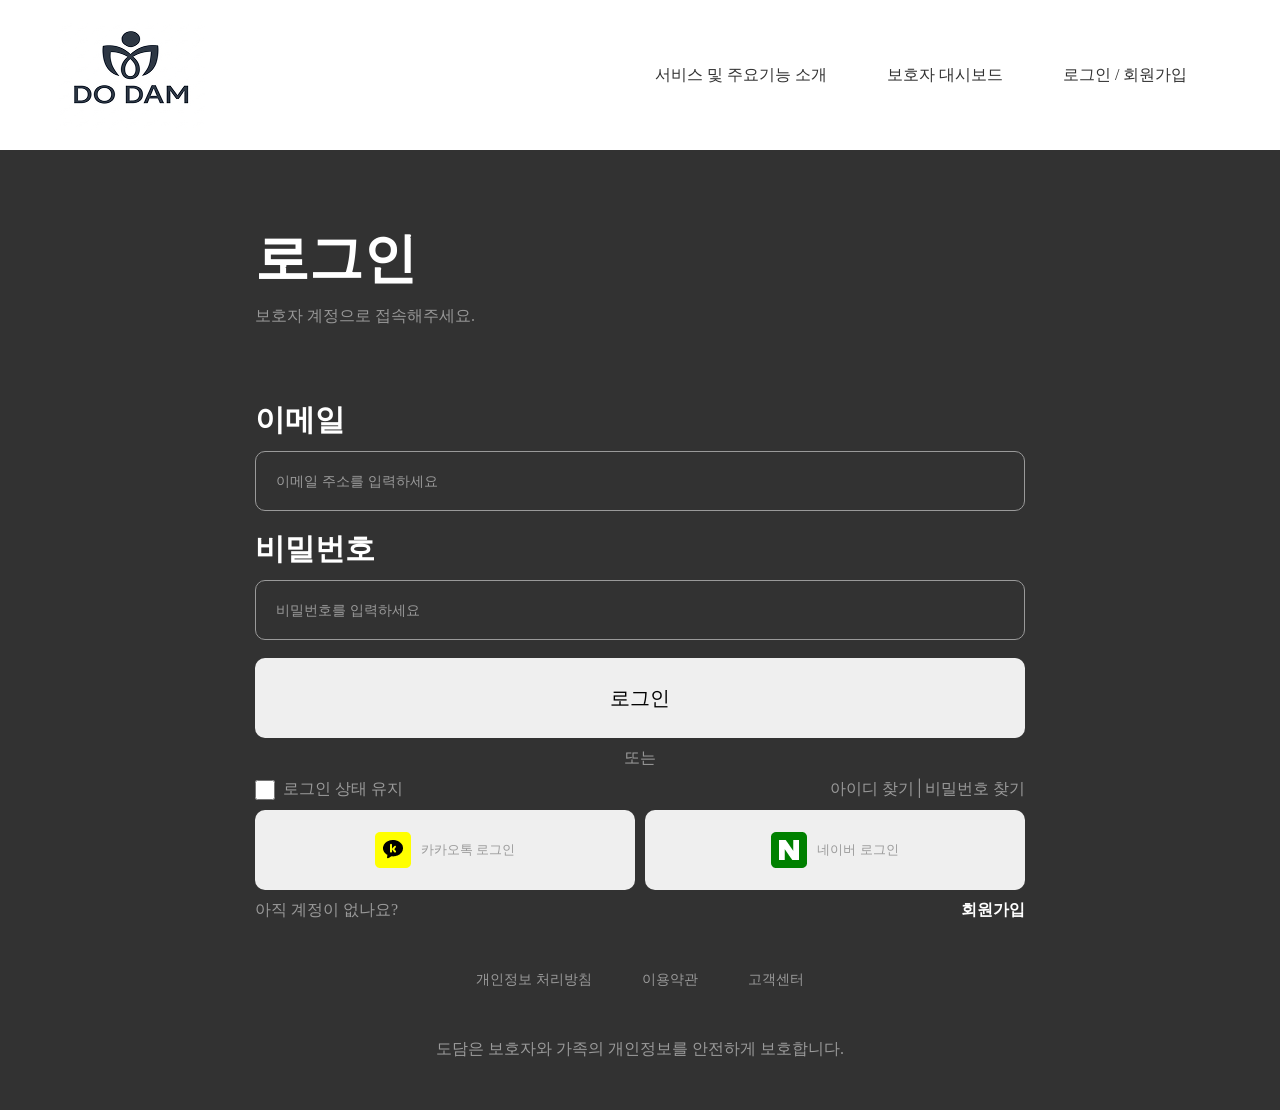
<file: dodam/html/login.html>
<!DOCTYPE html>
<html lang="ko">
<head>
  <meta charset="UTF-8">
  <meta name="viewport" content="width=device-width, initial-scale=1.0">
  <title>로그인</title>
</head>
<link rel="stylesheet" href="../css/login.css">
<body>
  <!--헤더 영역--> 
  <header>
    <div id="logo"><a href="../html/dodam-main.html"><img src="../img/main/logo.png" alt="브랜드로고"></a></div>
    <div class="nav">
      <ul>
        <li><a href="../html/sub01.html">서비스 및 주요기능 소개</a></li>
        <li><a href="../html/sub02.html">보호자 대시보드</a></li>
        <li><a href="../html/login.html">로그인</a> / <a href="../html/singup.html">회원가입</a></li>
      </ul>
    </div>
  </header>

  <!--로그인 타이틀-->
  <div class="wrap">
    <div class="title">
      <h2>로그인</h2>
      <p>보호자 계정으로 접속해주세요.</p>
    </div>

  <!--정보 입력창-->
    <div class="id-pw">
      <h2>이메일</h2>
      <input type="text" placeholder="이메일 주소를 입력하세요"><br>
      <h2>비밀번호</h2>
      <input type="password" placeholder="비밀번호를 입력하세요"><br>
    </div>

  <!--로그인 버튼, 상태유지, 찾기-->
    <div class="login">
      <input type="submit" value="로그인">
      <p>또는</p>
    </div>
    <div class="textbox1">
      <div class="check">
        <input type="checkbox" id="a">
        <label for="a">로그인 상태 유지</label>
      </div>
      <div class="find">
        <ul>
          <li>아이디 찾기</li>
          <li>│</li>
          <li>비밀번호 찾기</li>
        </ul>
      </div>
    </div>

  <!--카카오톡, 네이버 로그인 버튼-->
    <div class="butbox">
        <button><a href="#" target="_blank"><img src="../img/login/kakaoicon.png" alt="카카오톡 아이콘">카카오톡 로그인</a></button>
        <button><a href="#" target="_blank"><img src="../img/login/navericon.png" alt="네이버 아이콘">네이버 로그인</a></button>
    </div>
    
  <!--회원가입 이동 버튼-->
    <div class="textbox2">
      <p>아직 계정이 없나요?</p>
      <p><span><a href="../html/singup.html">회원가입</a></span></p>
    </div>

  <!--푸터 영역-->
    <div class="textbox3">
      <ul>
        <li>개인정보 처리방침</li>
        <li>이용약관</li>
        <li>고객센터</li>
      </ul>
    </div>
    <div class="bot">
      도담은 보호자와 가족의 개인정보를 안전하게 보호합니다.
    </div>
  </div>
</body>
</html>
</file>
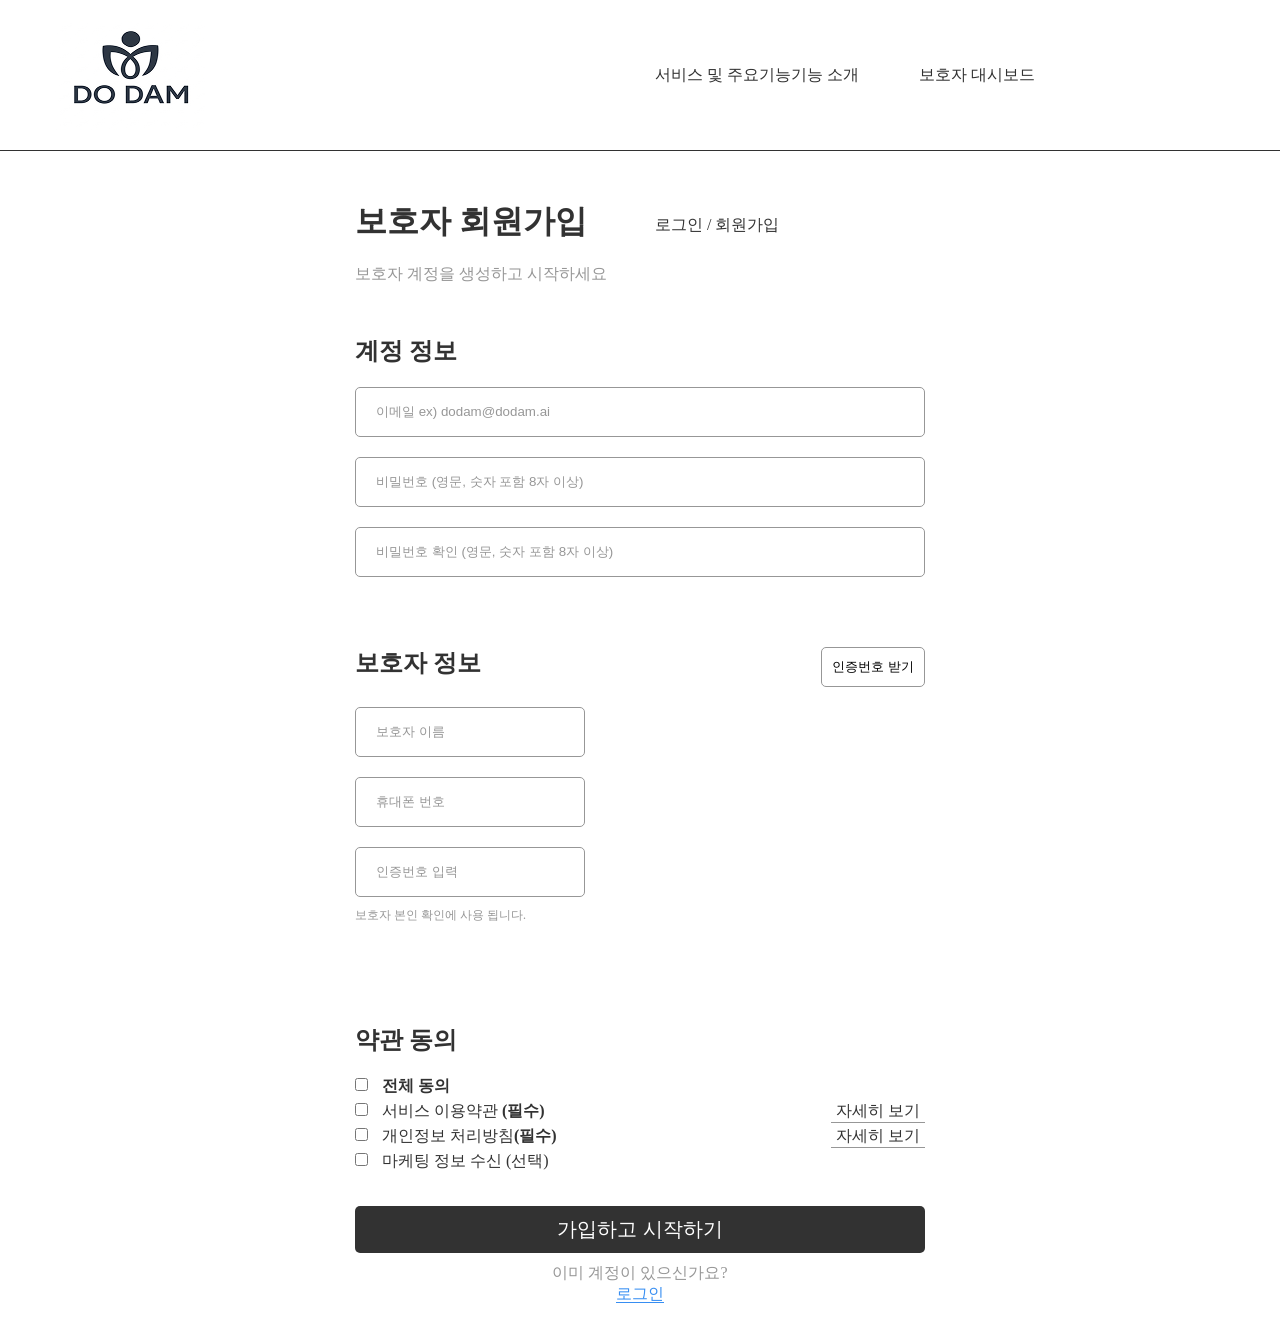
<file: dodam/html/singup.html>
<!DOCTYPE html>
<html lang="ko">
<head>
  <meta charset="UTF-8">
  <meta name="viewport" content="width=device-width, initial-scale=1.0">
  <title>회원가입</title>
</head>
<link rel="stylesheet" href="../css/signup.css">
<body>
  <!--헤더 영역-->
  <header>
    <div id="logo"><a href="../html/dodam-main.html"><img src="../img/main/logo.png" alt="브랜드로고"></a></div>
    <div class="nav">
      <ul>
        <li><a href="../html/sub01.html">서비스 및 주요기능기능 소개</a></li>
        <li><a href="../html/sub02.html">보호자 대시보드</a></li>
        <li><a href="../html/login.html">로그인</a> / <a href="../html/singup.html">회원가입</a></li>
      </ul>
    </div>
  </header>

  <!--회원가입 타이틀-->
  <div class="title">
    <h1>보호자 회원가입</h1>
    <p>보호자 계정을 생성하고 시작하세요</p>
  </div>

  <!--계정 정보 입력-->
  <div class="wrap1">
    <h2>계정 정보</h2>
    <input type="text" placeholder="이메일 ex) dodam@dodam.ai"><br>
    <input type="password" placeholder="비밀번호 (영문, 숫자 포함 8자 이상)"><br>
    <input type="password" placeholder="비밀번호 확인 (영문, 숫자 포함 8자 이상)"><br>
  </div> 

  <!--보호자 정보 입력-->
  <div class="wrap2">
    <div class="box1">
      <h2>보호자 정보</h2>
      <input type="submit" value="인증번호 받기">
    </div>
    <input type="text" placeholder="보호자 이름"><br>
    <input type="text" placeholder="휴대폰 번호"><br>
    <input type="text" placeholder="인증번호 입력"><br>
    <p>보호자 본인 확인에 사용 됩니다.</p>
  </div>

  <!--약관 동의-->
  <div class="wrap3">
    <h2>약관 동의</h2>
    <input type="checkbox" id="a">
    <label for="a"><span>전체 동의</span></label>
    <div class="cbox">
      <input type="checkbox" id="b">
      <label for="b">서비스 이용약관 <span>(필수)</span></label>
      <a href="#" target="_blank">자세히 보기</a>
    </div>
    <div class="cbox">
      <input type="checkbox" id="c">
      <label for="c">개인정보 처리방침<span>(필수)</span></label>
      <a href="#" target="_blank">자세히 보기</a>
    </div>
    <input type="checkbox" id="d">
    <label for="d">마케팅 정보 수신 (선택)</label>
  </div>

  <!--가입완료버튼, 로그인창 이동 버튼-->
  <div class="wrap4">
    <input type="submit" value="가입하고 시작하기">
    <p>이미 계정이 있으신가요?</p>
    <a href="../html/login.html">로그인</a>
  </div>
</body>
</html>
</file>
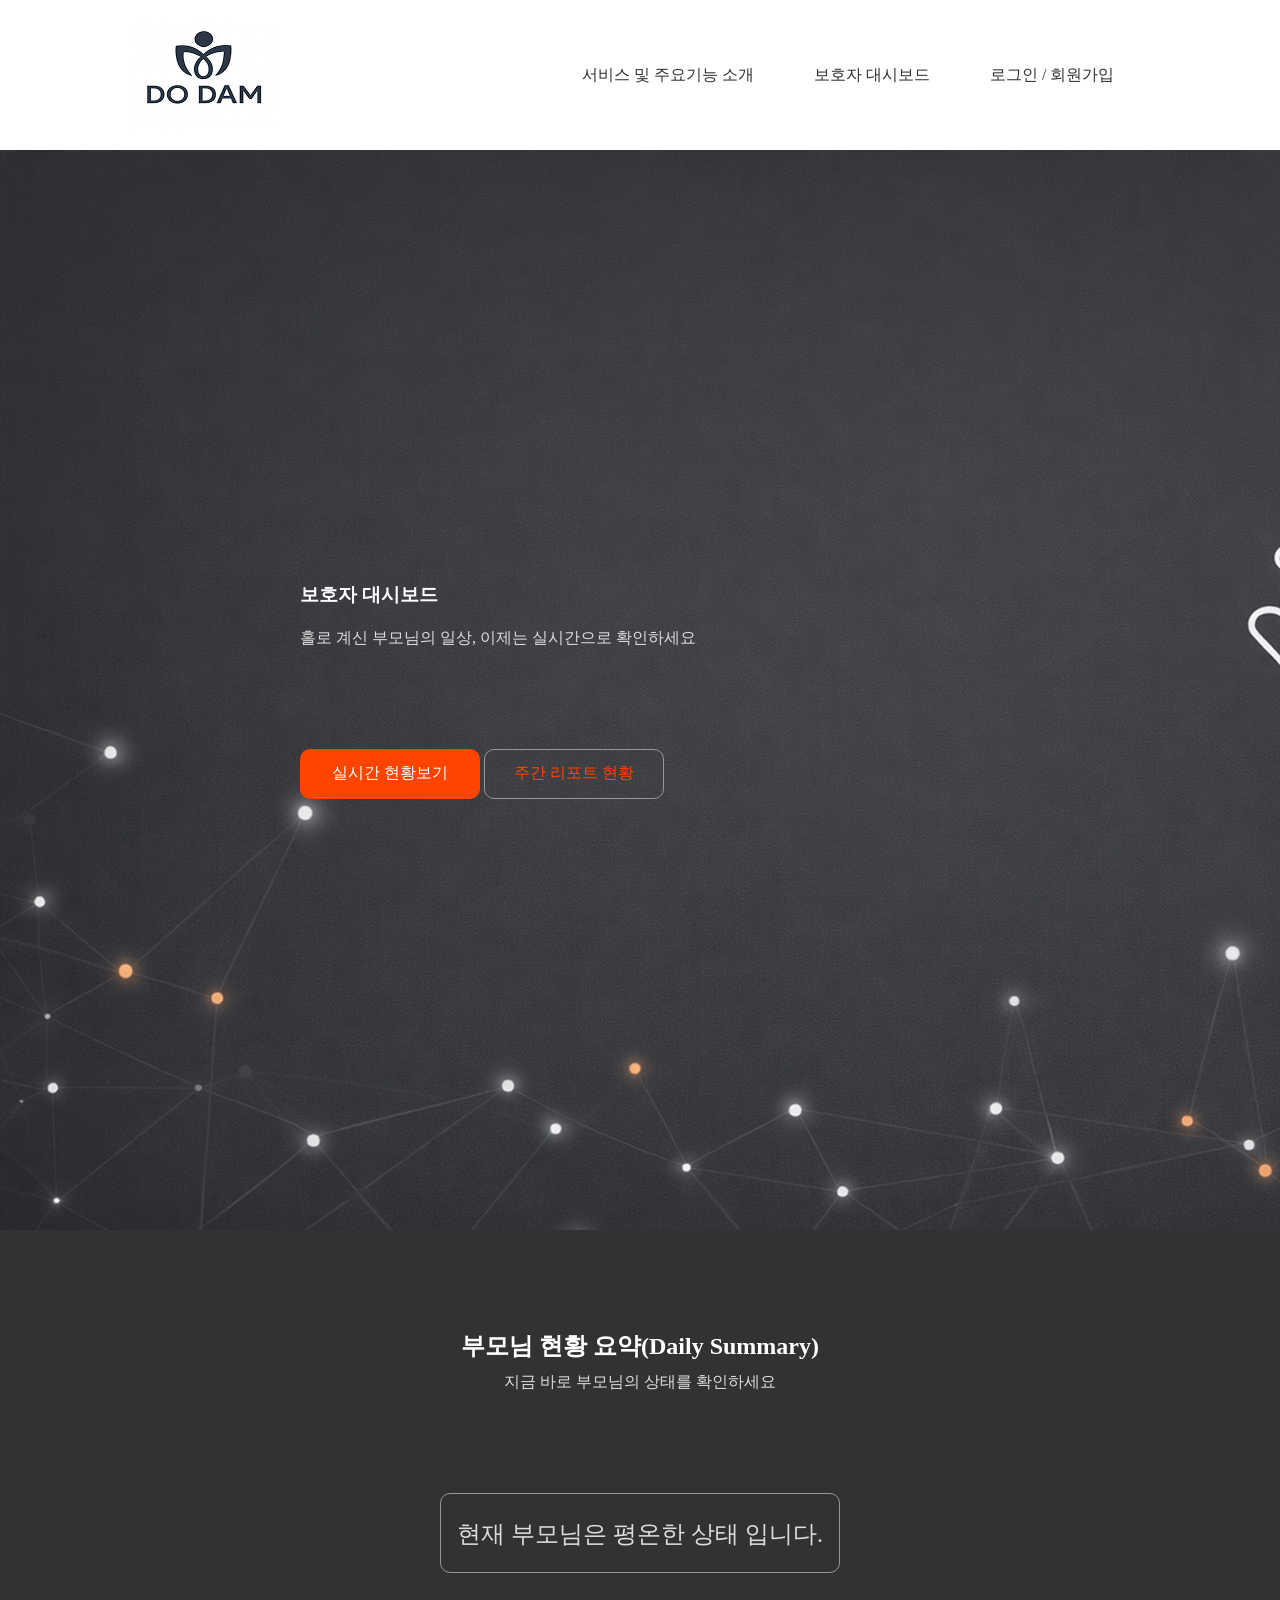
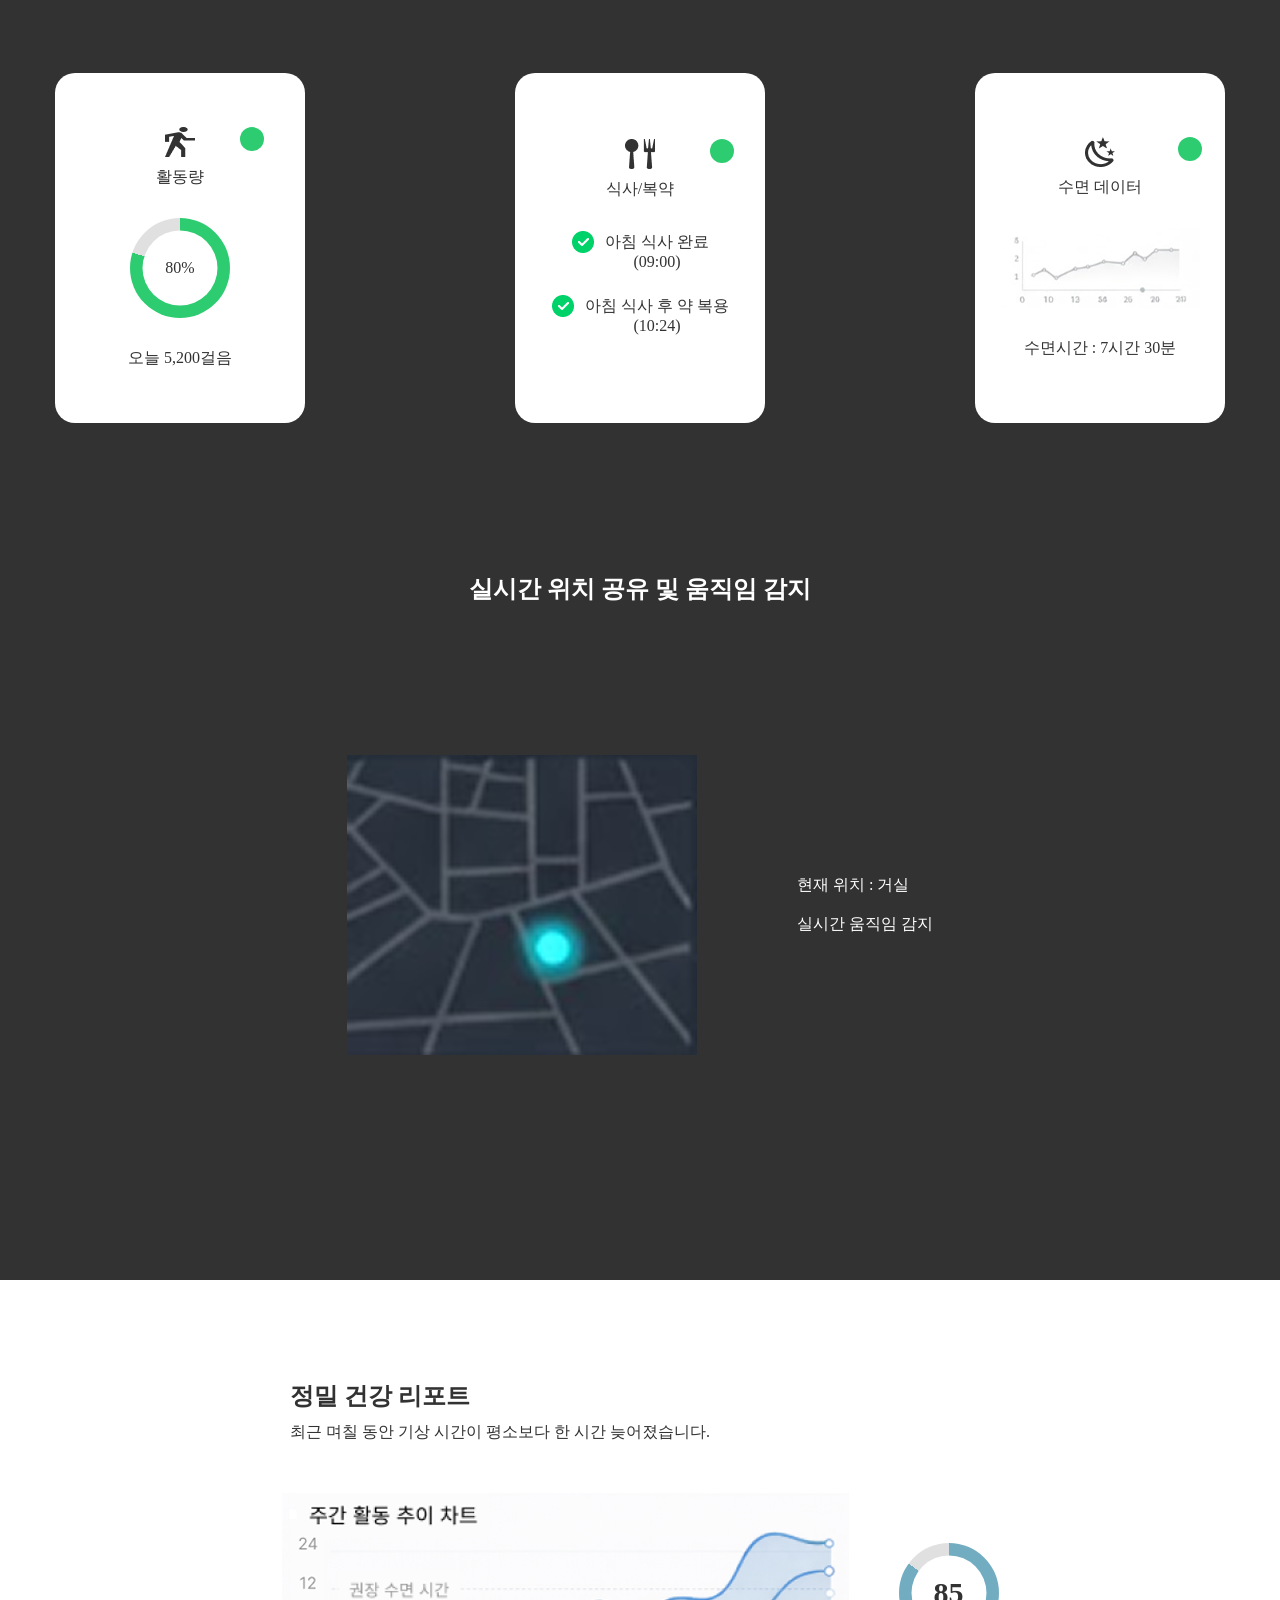
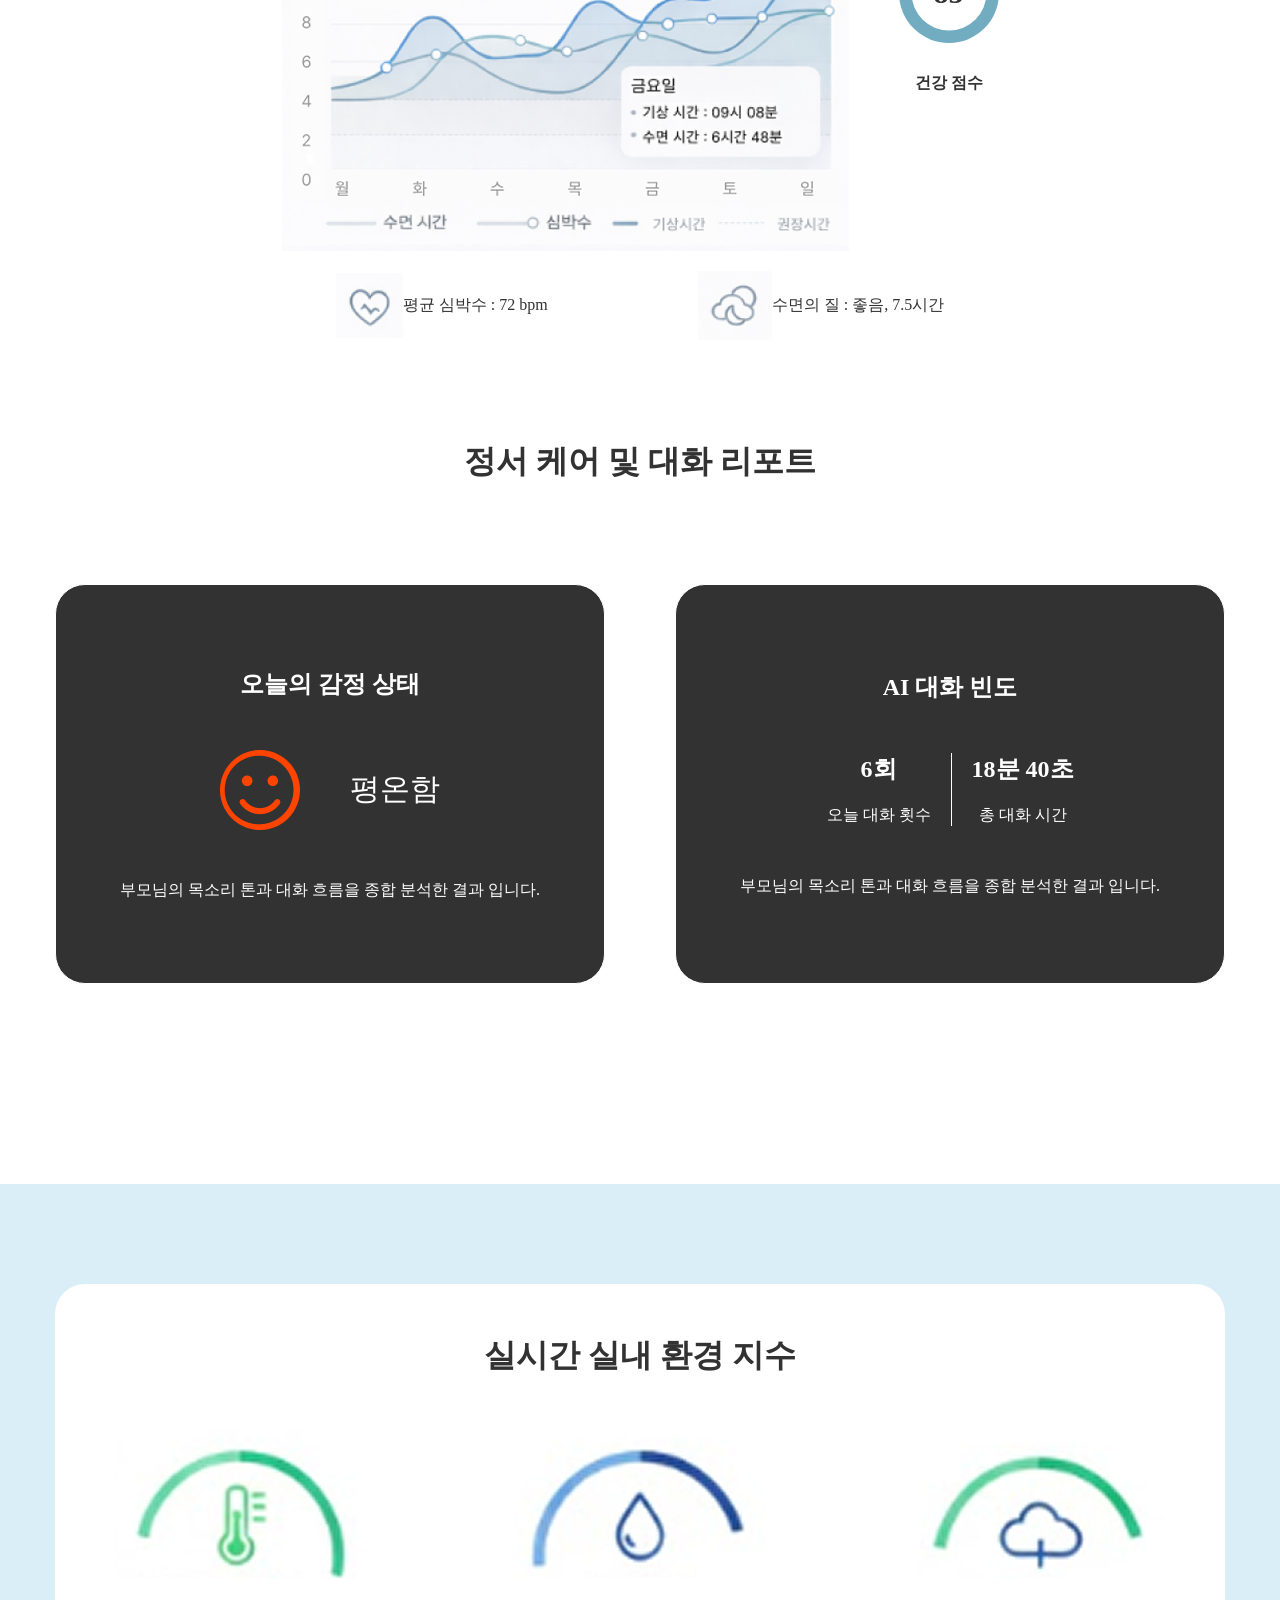
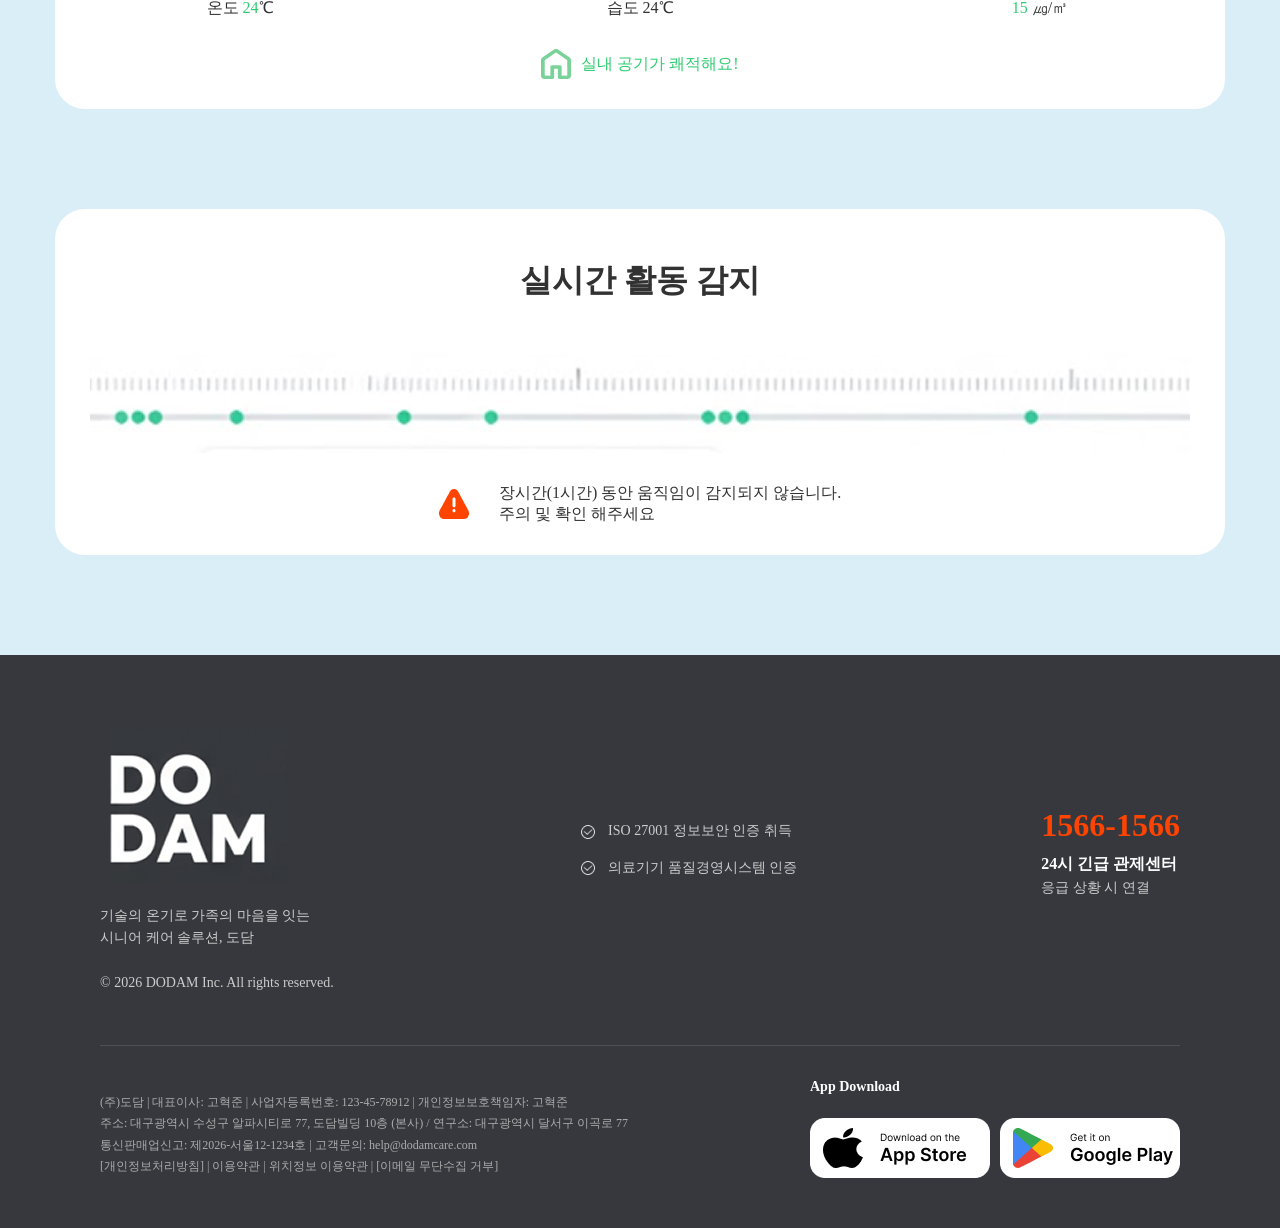
<file: dodam/html/sub02.html>
<!DOCTYPE html>
<html lang="ko">
<head>
  <meta charset="UTF-8">
  <meta name="viewport" content="width=device-width, initial-scale=1.0">
  <title>보호자 대시보드</title>
</head>
<link rel="stylesheet" href="../css/sub02.css">
<body>
  <!--헤더 영역-->
  <header>
    <div id="logo"><a href="../html/dodam-main.html"><img src="../img/main/logo.png" alt="브랜드로고"></a></div>
    <div class="nav">
      <ul>
        <li><a href="../html/sub01.html">서비스 및 주요기능 소개</a></li>
        <li><a href="../html/sub02.html">보호자 대시보드</a></li>
        <li><a href="../html/login.html">로그인</a> / <a href="../html/singup.html">회원가입</a></li>
      </ul>
    </div>
  </header>

  <!--섹션 영역-->

  <!--메인이미지, 메인 이미지위 텍스트, 버튼-->
  <div class="wrap1">
    <div class="textbox">
      <div class="title">
        <h3>보호자 대시보드</h3>
        <p>홀로 계신 부모님의 일상, 이제는 실시간으로 확인하세요</p>
      </div>
      <div class="but">
        <button><a href="../html/detail.html">실시간 현황보기</a></button>
        <button><a href="../html/detail.html">주간 리포트 현황</a></button>
      </div>
    </div>
  </div>

  <!--현재 상태, 현황 요약 카드 3개-->
  <div class="wrap2">
    <div class="title1">
      <h2>부모님 현황 요약(Daily Summary)</h2>
      <p>지금 바로 부모님의 상태를 확인하세요</p>
      <p>현재 부모님은 평온한 상태 입니다.</p>
    </div>
    <div class="cardbox">
      <div class="card">
        <div class="iconbox">
          <img src="../img/sub02/icon1.png" alt="운동 아이콘">
          <p>활동량</p>
          <div class="circle">
            <p>80%</p>
          </div>
          <p>오늘 5,200걸음</p>
        </div>
      </div>

      <div class="card">
        <div class="iconbox">
          <img src="../img/sub02/icon2.png" alt="식기 아이콘">
          <p>식사/복약</p>
          <div class="text">
            <img src="../img/sub02/checkicon.png" alt="체크 아이콘">
            <p>아침 식사 완료<br>
              (09:00)
            </p>
          </div>
          <div class="text">
            <img src="../img/sub02/checkicon.png" alt="체크 아이콘">
            <p>아침 식사 후 약 복용<br>
              (10:24)
            </p>
          </div>
        </div>
      </div>

      <div class="card">
        <div class="iconbox">
          <img src="../img/sub02/icon3.png" alt="수면 아이콘">
          <p>수면 데이터</p>
          <div class="graph">
            <img src="../img/sub02/img03.png" alt="카드 그래프">
          </div>
          <p>수면시간 : 7시간 30분</p>
        </div>
      </div>

    <!--실시간 위치 공유 및 움직임 감지-->
    </div>
    <div class="title2">
      <h2>실시간 위치 공유 및 움직임 감지</h2>
      <div class="imgbox">
        <img src="../img/sub02/map.png" alt="지도 이미지">
        <div class="text">
          <p>현재 위치 : 거실</p><br>
          <p>실시간 움직임 감지</p>
        </div>
      </div>
    </div>
  </div>

  <!--건강, 수면 그래프, 건강 점수, 아이콘-->
  <div class="wrap3">
    <div class="title">
      <h2>정밀 건강 리포트</h2>
      <p>최근 며칠 동안 기상 시간이 평소보다 한 시간 늦어졌습니다.</p>
    </div>
    <div class="imgbox">
      <img src="../img/sub02/img01.png" alt="그래프 이미지">
      <div class="circlebox">
        <div class="circle2">
          <p>85</p>
        </div>
        <p>건강 점수</p>
      </div>
    </div>
    <div class="bot">
      <div class="iconbox">
        <img src="../img/sub02/icon4.png" alt="심박수 아이콘">
        <p>평균 심박수 : 72 bpm</p>
      </div>

      <div class="iconbox">
        <img src="../img/sub02/icon5.png" alt="구름 아이콘">
        <p>수면의 질 : 좋음, 7.5시간</p>
      </div>
    </div>
  </div>

  <!--리포트 카드 2개, 아이콘-->
  <div class="wrap4">
    <div class="title">
      <h1>정서 케어 및 대화 리포트</h1>
    </div>
    <div class="cardbox">
      <div class="card">
        <h2>오늘의 감정 상태</h2>
        <div class="imgbox">
          <img src="../img/sub02/icon9.png" alt="표정 아이콘">
          <p>평온함</p>
        </div>
        <p>부모님의 목소리 톤과 대화 흐름을 종합 분석한 결과 입니다.</p>
      </div>

      <div class="card">
        <h2>AI 대화 빈도</h2>
        <div class="textbox">
          <div class="left">
            <h2>6회</h2>
            <p>오늘 대화 횟수</p>
          </div>
          <div class="right">
            <h2>18분 40초</h2>
            <p>총 대화 시간</p>
          </div>
        </div>
        <p>부모님의 목소리 톤과 대화 흐름을 종합 분석한 결과 입니다.</p>
      </div>
    </div>
  </div>

  <!--실내 환경지수 아이콘, 수치-->
  <div class="wrap5">
    <div class="top">
      <h1>실시간 실내 환경 지수</h1>
      <div class="iconbox">
        <div class="icon">
          <img src="../img/sub02/icon6.png" alt="온도 아이콘">
          <p>온도 <span>24</span>℃</p>
        </div>

        <div class="icon">
          <img src="../img/sub02/icon7.png" alt="습도 아이콘">
          <p>습도 24℃</p>
        </div>

        <div class="icon">
          <img src="../img/sub02/icon8.png" alt="구름 아이콘">
          <p><span>15 </span>㎍/㎥</p>
        </div>
      </div>
      <div class="home">
        <img src="../img/sub02/iconhome.png" alt="집 아이콘">
        <p>실내 공기가 쾌적해요!</p>
      </div>
    </div>

    <!--활동 감지 그래프, 텍스트, 아이콘-->
    <div class="bot">
      <h1>실시간 활동 감지</h1>
      <img src="../img/sub02/img02.png" alt="감지 이미지">
      <div class="textbox">
        <img src="../img/sub02/icondanger.png" alt="경고 아이콘">
        <p>장시간(1시간) 동안 움직임이 감지되지 않습니다.<br>
          주의 및 확인 해주세요
        </p>
      </div>
    </div>
  </div>

  <!--푸터영역-->
  <div class="footer">
    <div class="top">
      <div class="logo">
        <img src="../img/main/footerlogo.png" alt="푸터 로고">
        <p>기술의 온기로 가족의 마음을 잇는<br>
          시니어 케어 솔루션, 도담</p><br>
        <p>© 2026 DODAM Inc. All rights reserved.</p>
      </div>
      <div class="text1">
        <ul>
          <li><img src="../img/main/footericon1.png" alt="체크 아이콘"> ISO 27001 정보보안 인증 취득</li>
          <li><img src="../img/main/footericon1.png" alt="체크 아이콘"> 의료기기 품질경영시스템 인증</li>
        </ul>
      </div>
      <div class="text2">
        <ul>
          <li>1566-1566</li>
          <li>24시 긴급 관제센터</li>
          <li>응급 상황 시 연결</li>
        </ul>
      </div>
    </div>
    <div class="bot">
      <div class="text3">
        <ul>
          <li>(주)도담 | 대표이사: 고혁준 | 사업자등록번호: 123-45-78912 | 개인정보보호책임자: 고혁준</li>
          <li>주소: 대구광역시 수성구 알파시티로 77, 도담빌딩 10층 (본사) / 연구소: 대구광역시 달서구 이곡로 77</li>
          <li>통신판매업신고: 제2026-서울12-1234호 | 고객문의: help@dodamcare.com</li>
          <li>[개인정보처리방침] | 이용약관 | 위치정보 이용약관 | [이메일 무단수집 거부]</li>
        </ul>
      </div>
      <div class="appicon">
        <h3>App Download</h3>
        <div class="appimg">
          <img src="../img/main/footericon2.png" alt="앱스토어">
          <img src="../img/main/footericon3.png" alt="구글플레이">
        </div>
      </div>
    </div>
  </div>
</body>
</html>
</file>
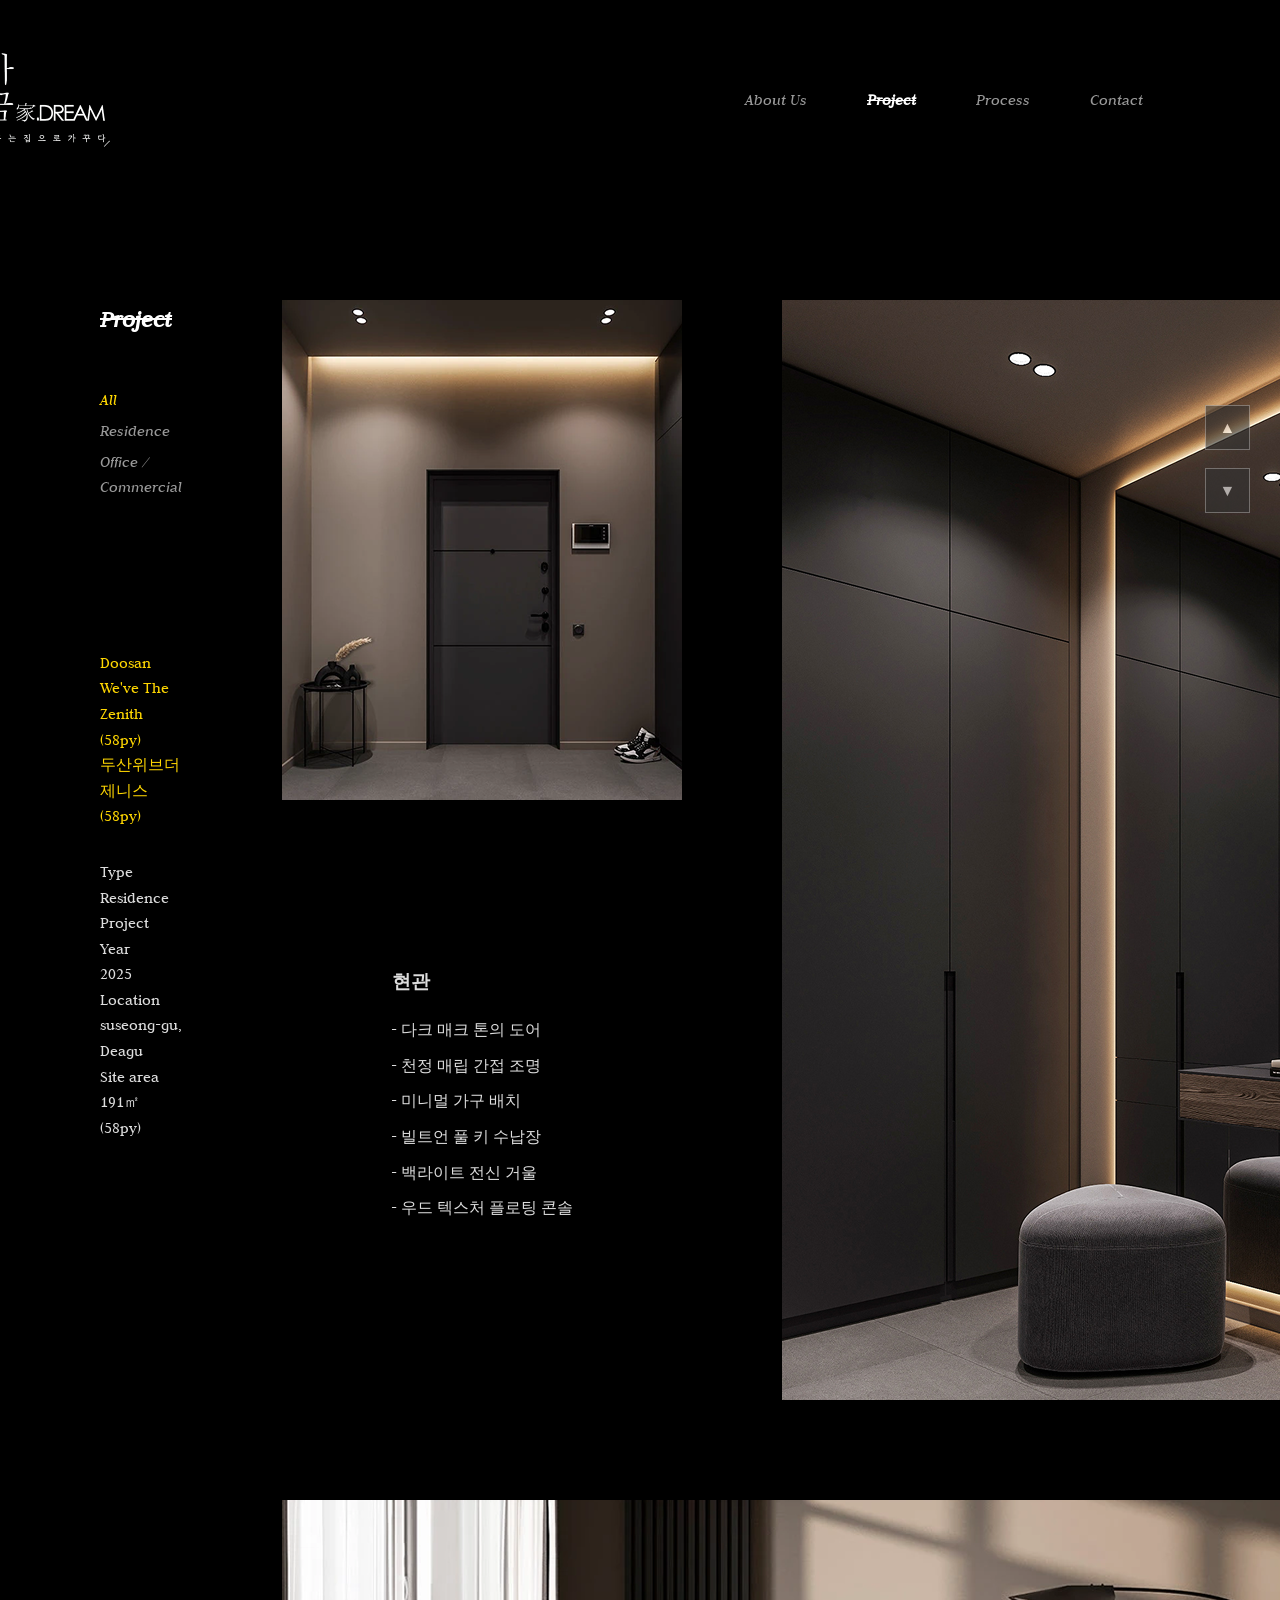
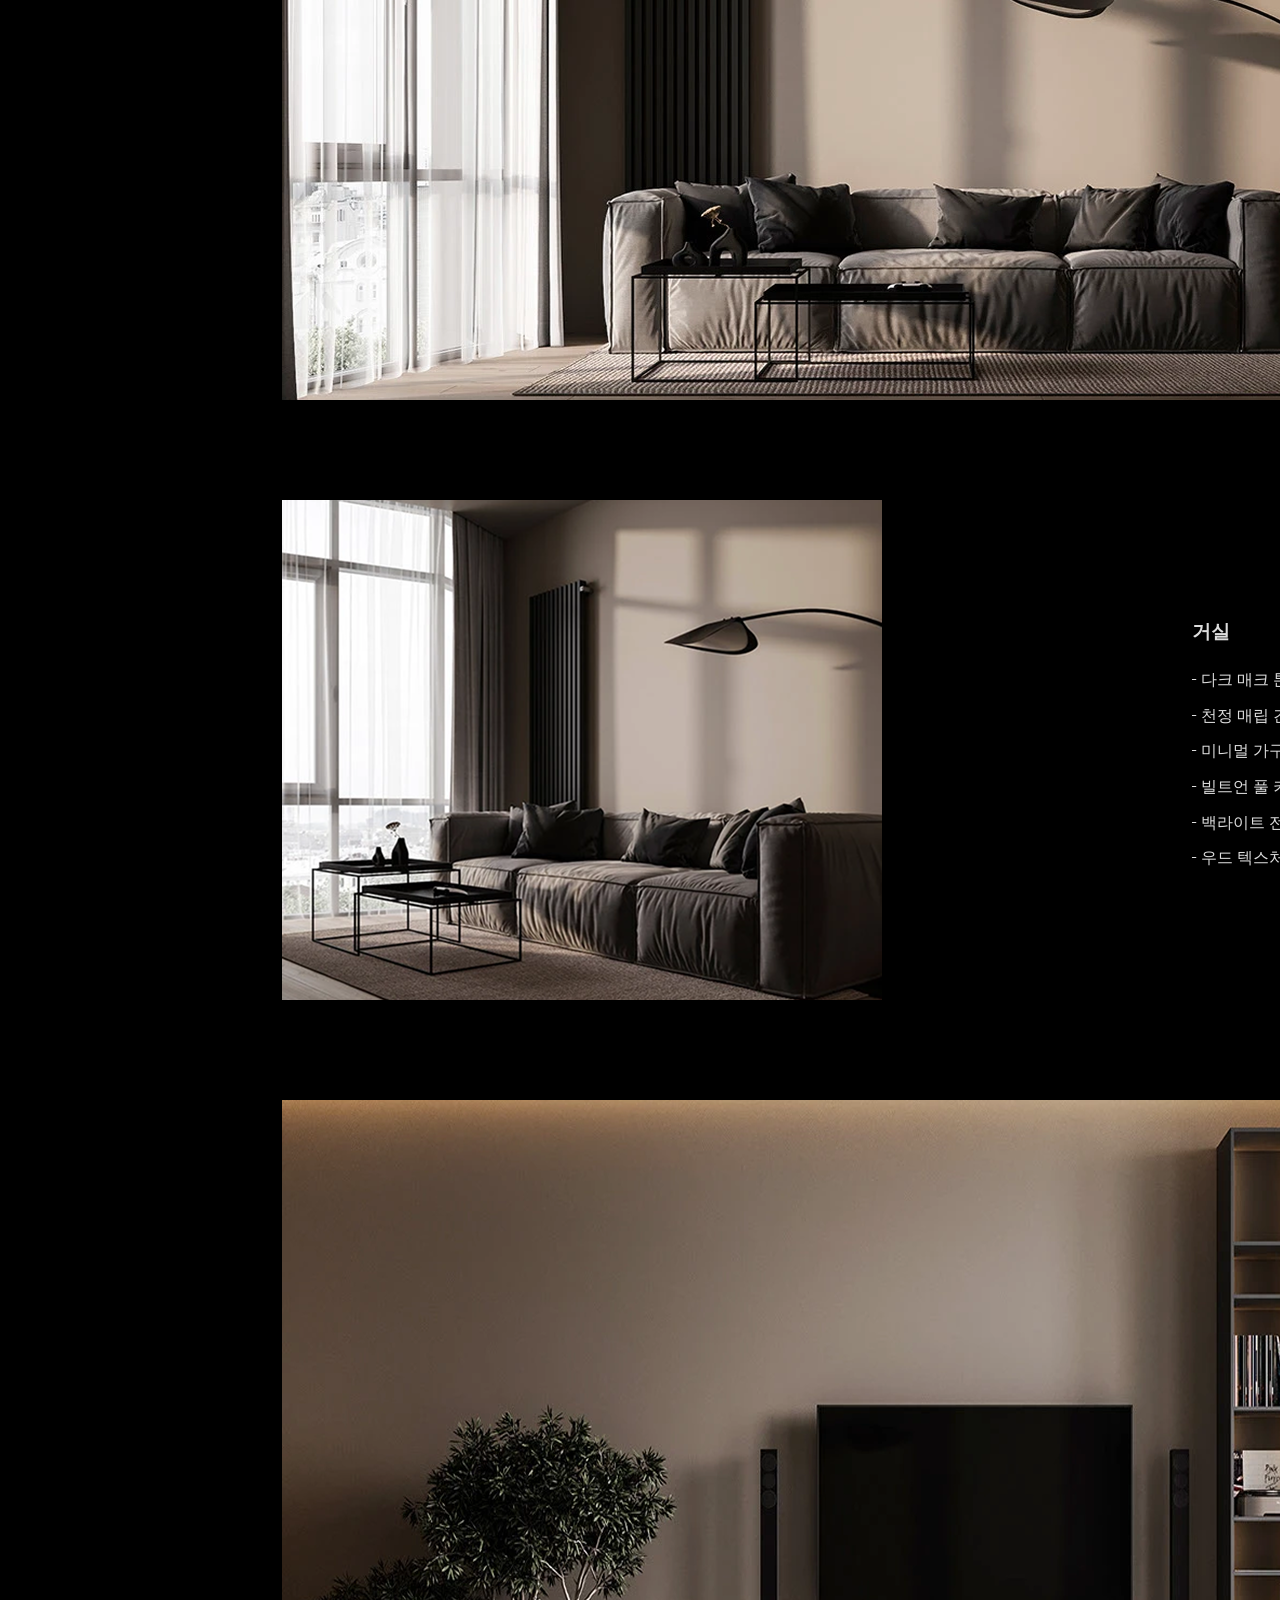
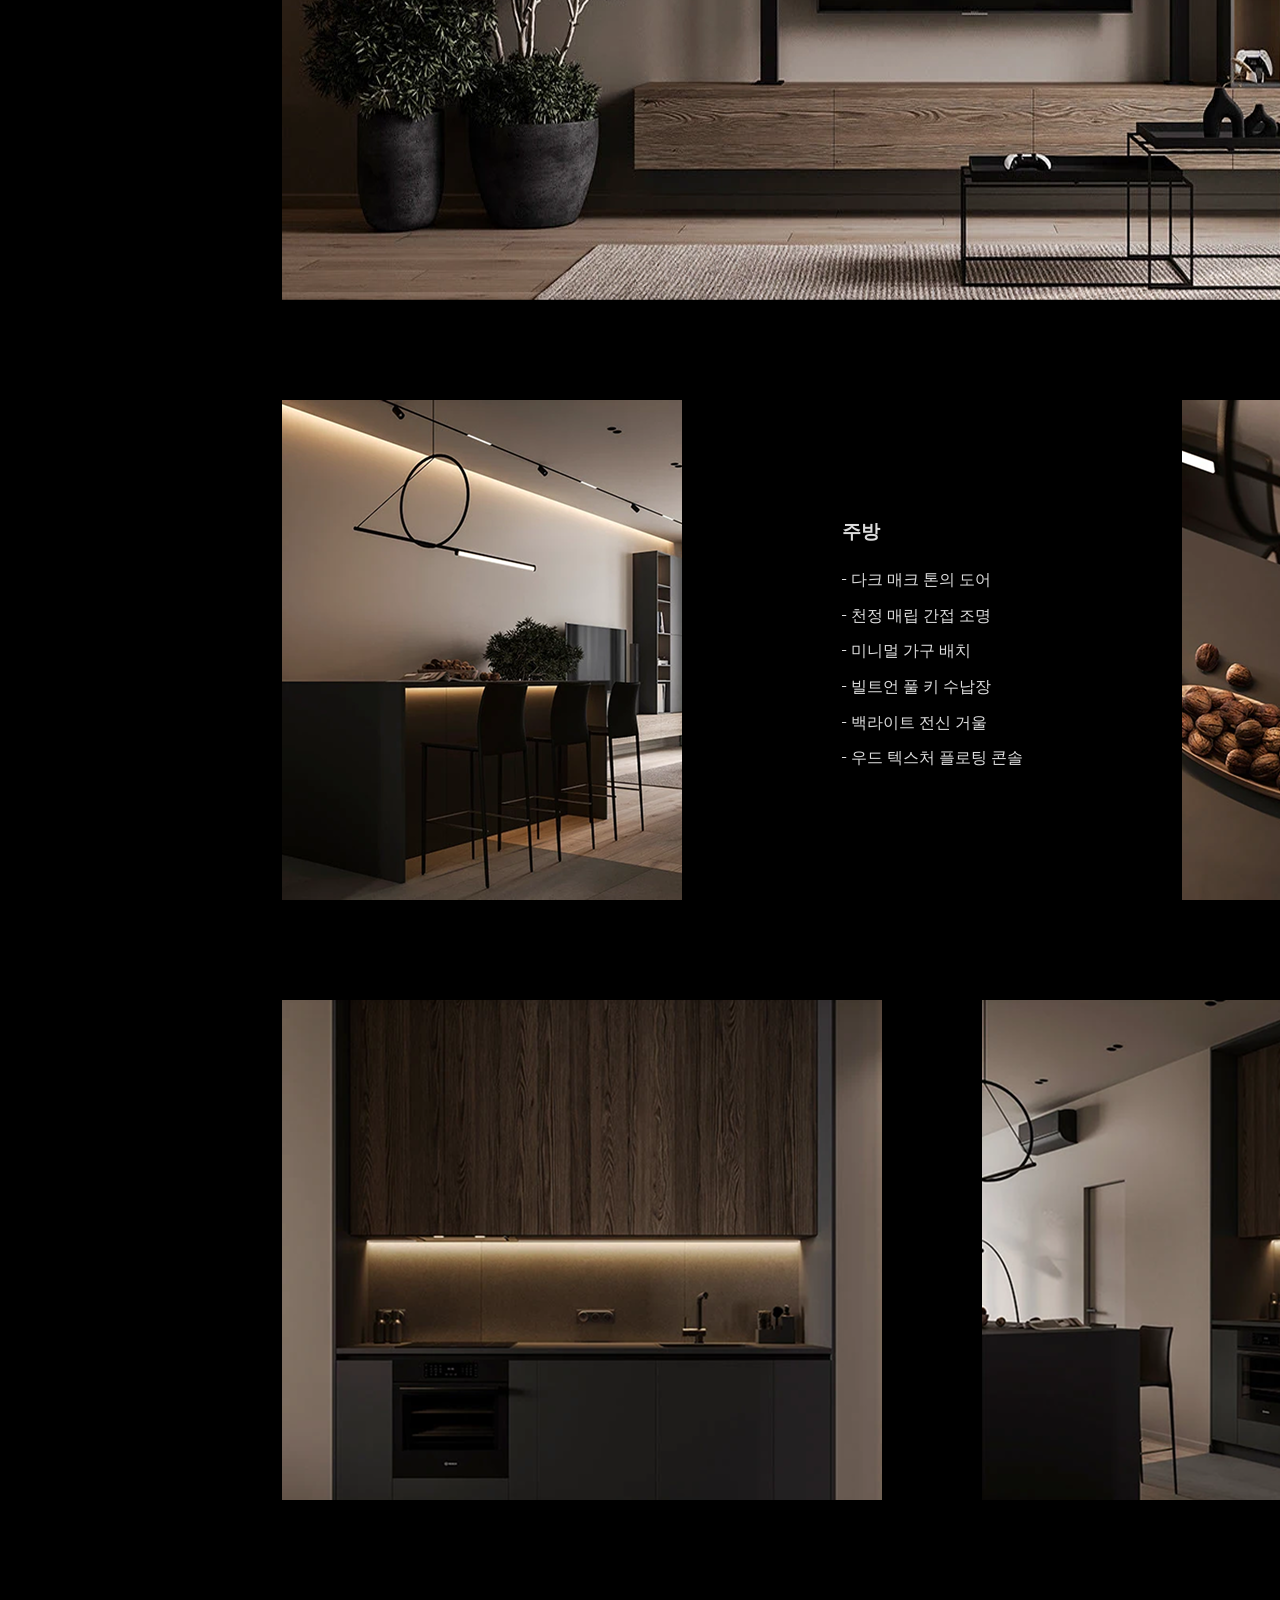
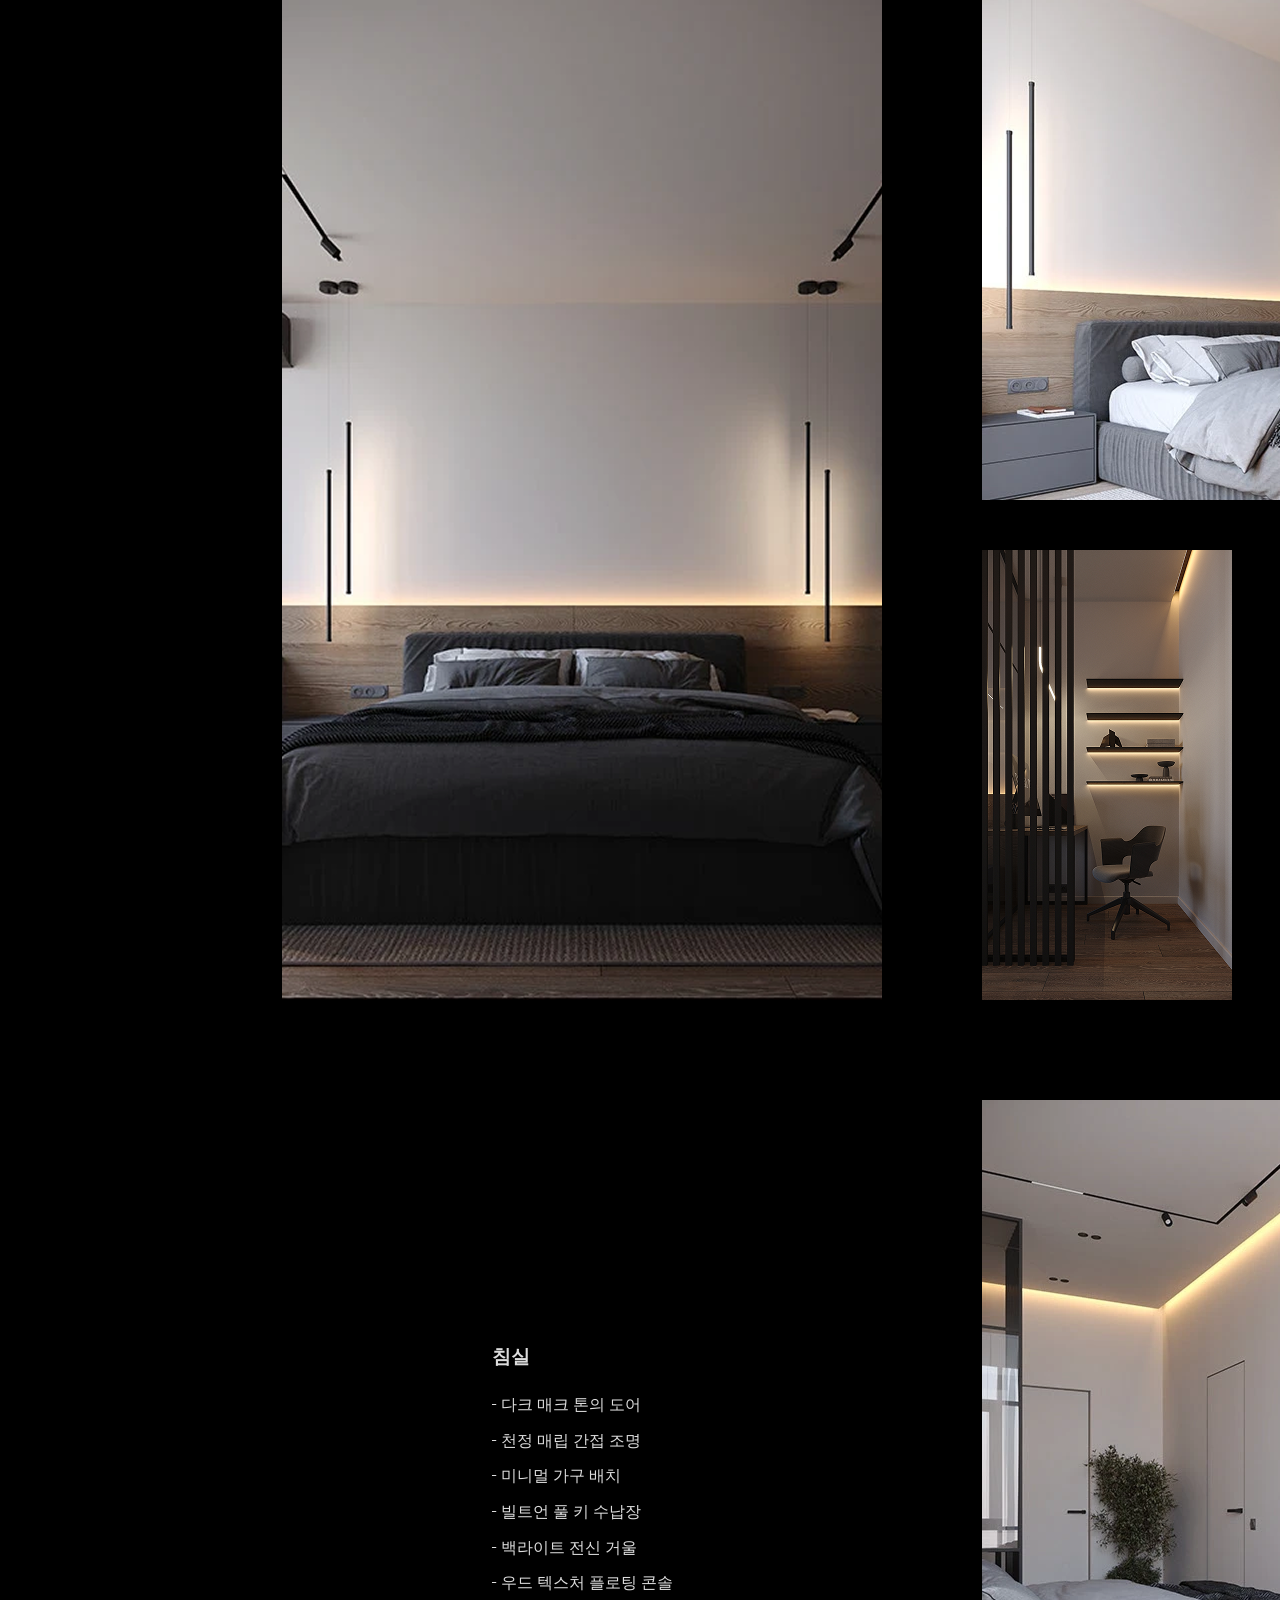
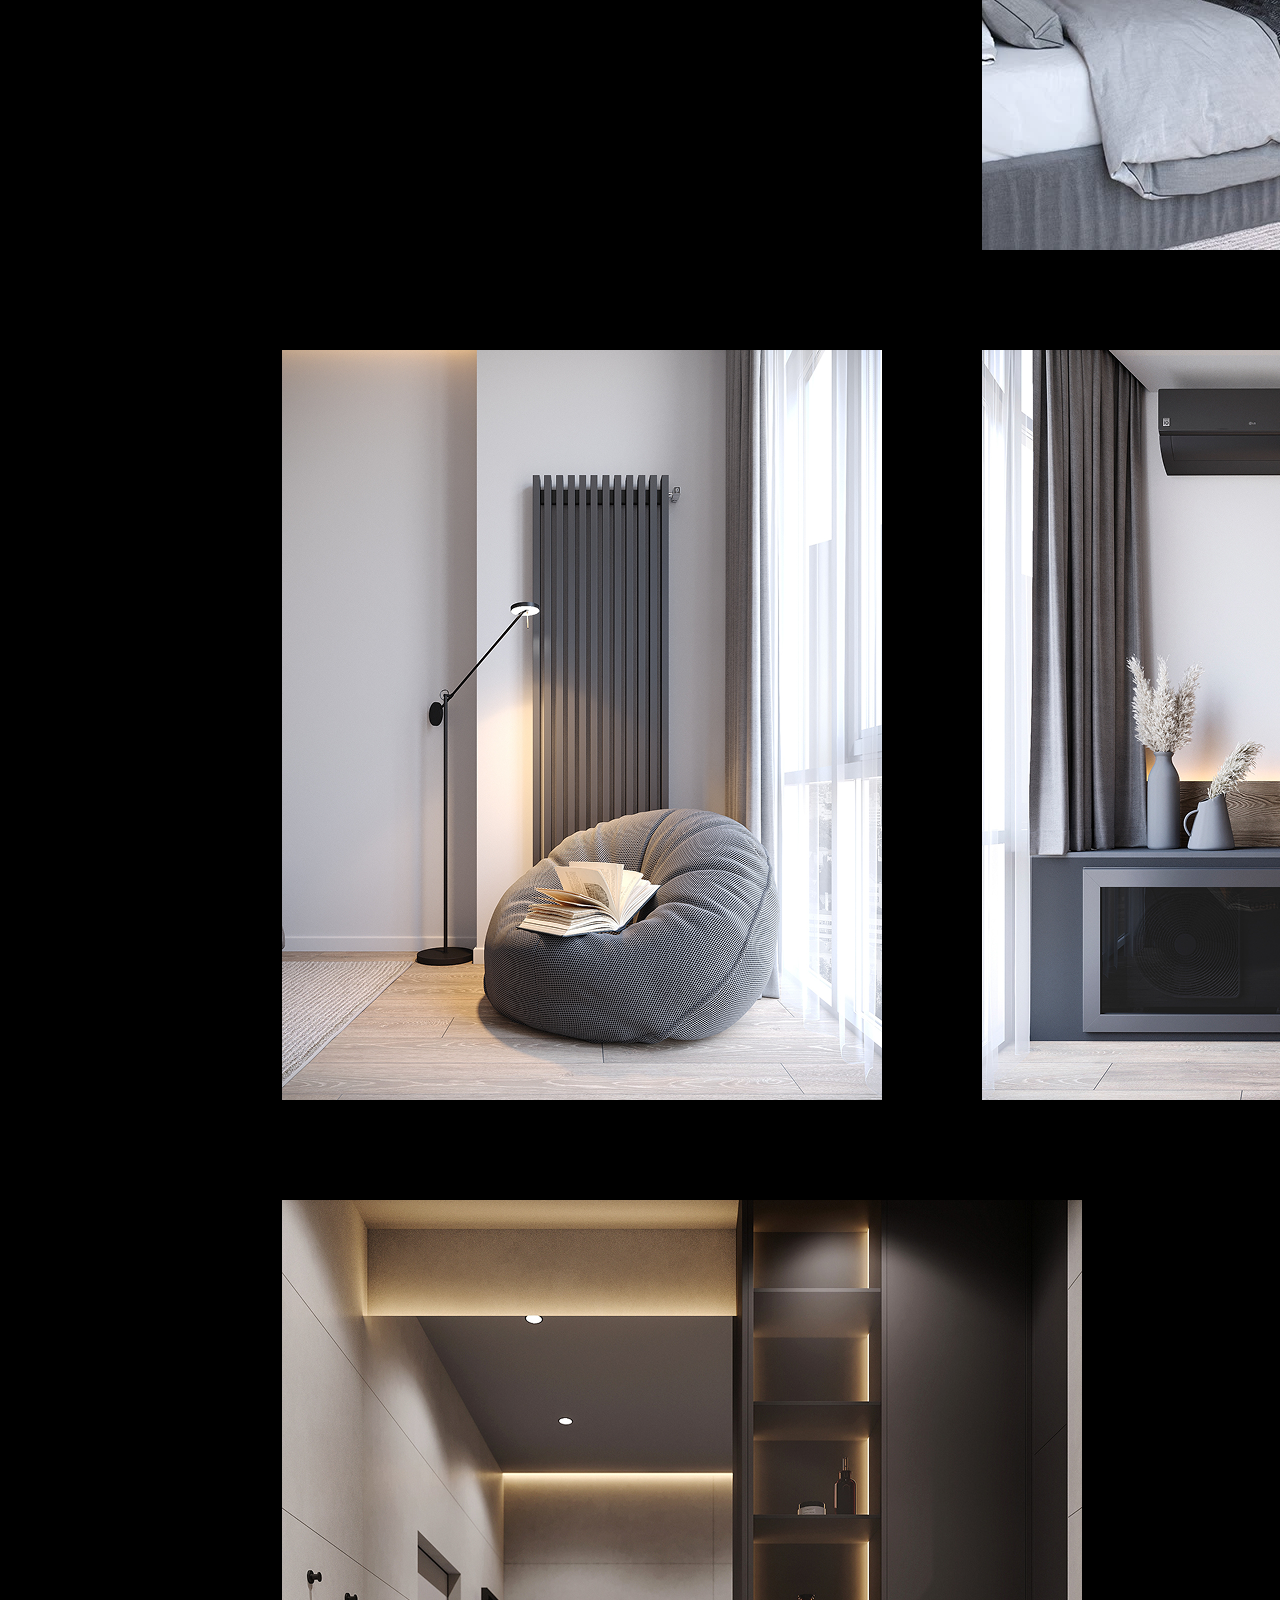
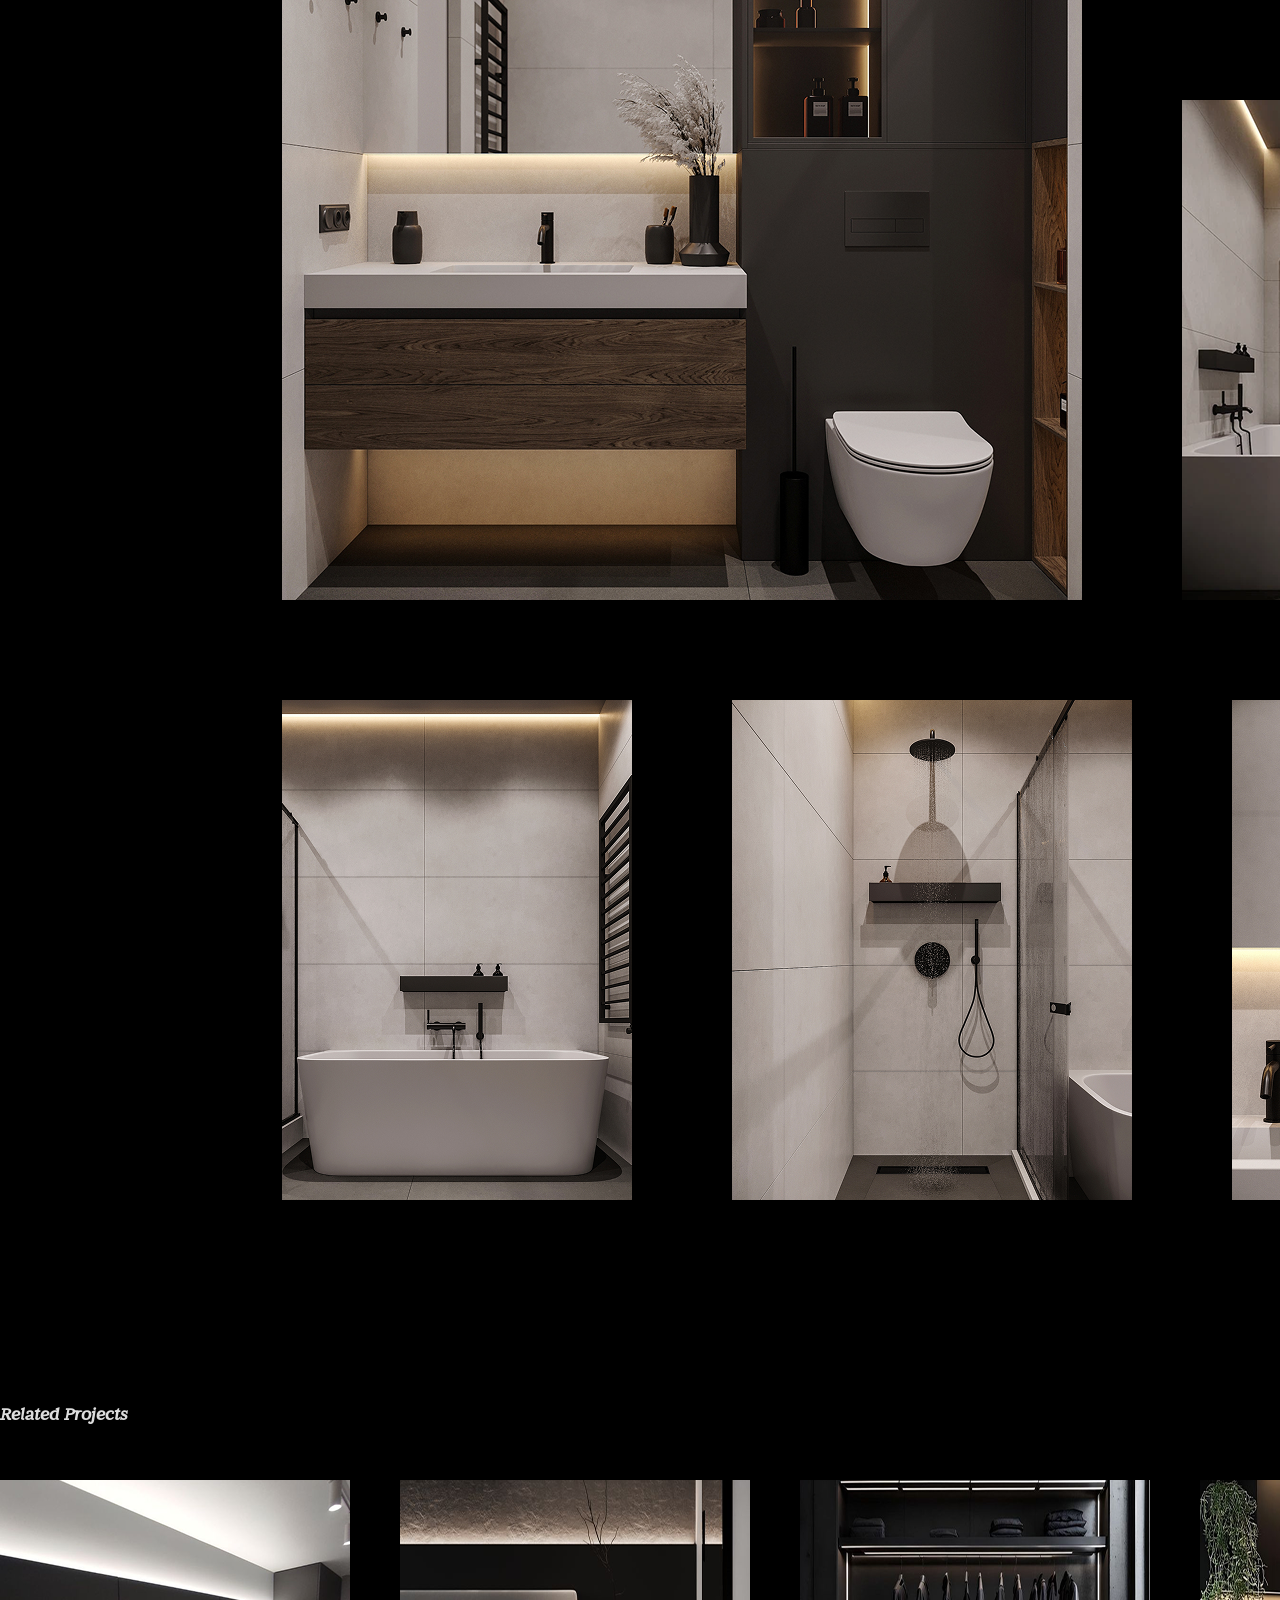
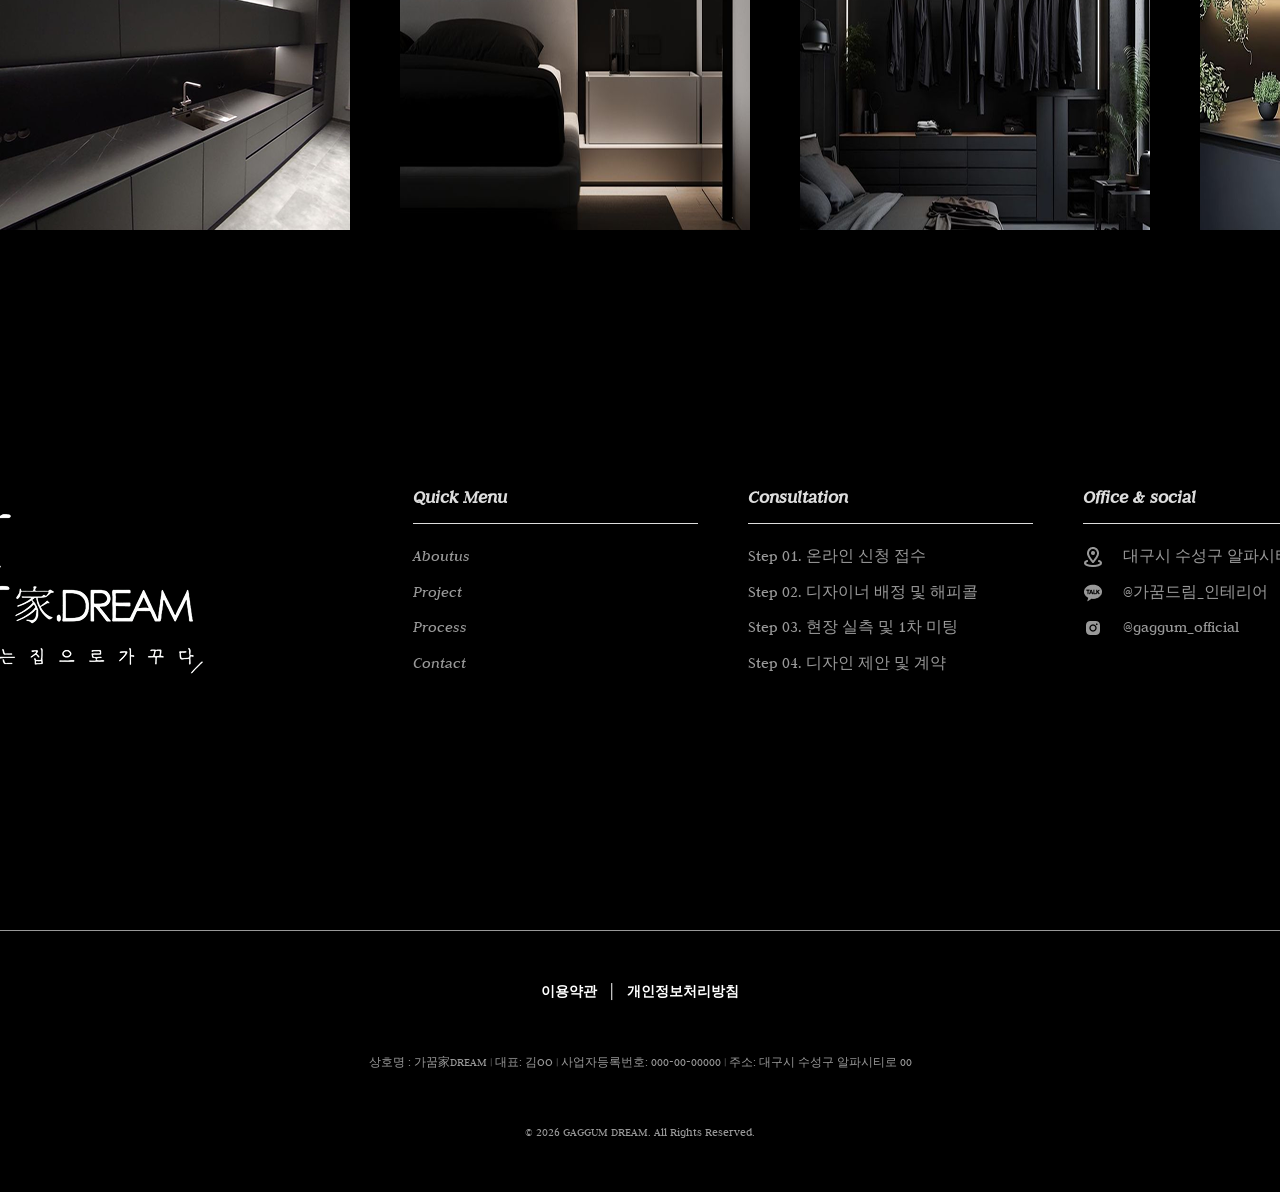
<file: gakkum/html/detail.html>
<!DOCTYPE html>
<html lang="ko">
<head>
  <meta charset="UTF-8">
  <meta name="viewport" content="width=device-width, initial-scale=1.0">
  <title>Project</title>
  <link rel="preconnect" href="https://fonts.googleapis.com">
  <link rel="preconnect" href="https://fonts.gstatic.com" crossorigin>
  <link rel="stylesheet" href="https://fonts.googleapis.com/css2?family=Judson:ital,wght@0,400;0,700;1,400&display=swap">
  <link rel="stylesheet" href="../css/detail.css">
</head>
<body>
  <!--헤더, 메인 영역-->
  <section class="header" id="top">
    <header>
    <div id="logo"><a href="../html/gaggum-main.html"><img src="../img/main/logo.png" alt="브랜드로고"></a></div>
    <div class="nav">
      <ul>
        <li><a href="../html/sub01.html">About Us</a></li>
        <li><a href="../html/sub02.html">Project</a></li>
        <li><a href="../html/sub03.html">Process</a></li>
        <li><a href="../html/sub04.html">Contact</a></li>
      </ul>
  </header>
  </section>
  <!--섹션 영역-->
  <section class="page">
    <!--aside-->
    <aside class="quick">
      <h2>Project</h2>
      <ul>
        <li><a href="#">All</a></li>
        <li><a href="#">Residence</a></li>
        <li><a href="#">Office / Commercial</a></li>
      </ul>
      <aside class="text">
        <p>Doosan We've The Zenith (58py)<br>
          두산위브더제니스 (58py)
        </p>
        <ul>
          <li>Type</li>
          <li>Residence</li>
          <li>Project Year</li>
          <li>2025</li>
          <li>Location</li>
          <li>suseong-gu, Deagu</li>
          <li>Site area</li>
          <li>191㎡ (58py)</li>
        </ul>
      </aside>
    </aside>

    <article class="project">
      <!--현관-->
      <div class="imgbox1">
        <img src="../img/detail/img01.png" alt="인테리어 이미지" class="img1">
        <div class="text1">
          <h3>현관</h3>
          <ul>
            <li>- 다크 매크 톤의 도어</li>
            <li>- 천정 매립 간접 조명</li>
            <li>- 미니멀 가구 배치</li>
            <li>- 빌트언 풀 키 수납장</li>
            <li>- 백라이트 전신 거울</li>
            <li>- 우드 텍스처 플로팅 콘솔</li>
          </ul>
        </div>
        <img src="../img/detail/img02.png" alt="인테리어 이미지" class="img2">
      </div>
      <!--거실-->
      <div class="imgbox2">
        <img src="../img/detail/img03.png" alt="" class="img3">
        <img src="../img/detail/img04.png" alt="" class="img4">
        <div class="text2">
          <h3>거실</h3>
          <ul>
            <li>- 다크 매크 톤의 도어</li>
            <li>- 천정 매립 간접 조명</li>
            <li>- 미니멀 가구 배치</li>
            <li>- 빌트언 풀 키 수납장</li>
            <li>- 백라이트 전신 거울</li>
            <li>- 우드 텍스처 플로팅 콘솔</li>
          </ul>
        </div>
        <img src="../img/detail/img05.png" alt="" class="img5">
      </div>
      <!--주방-->
      <div class="imgbox3">
        <img src="../img/detail/img06.png" alt="" class="img6">
        <div class="text3">
          <h3>주방</h3>
          <ul>
            <li>- 다크 매크 톤의 도어</li>
            <li>- 천정 매립 간접 조명</li>
            <li>- 미니멀 가구 배치</li>
            <li>- 빌트언 풀 키 수납장</li>
            <li>- 백라이트 전신 거울</li>
            <li>- 우드 텍스처 플로팅 콘솔</li>
          </ul>
        </div>
        <img src="../img/detail/img07.png" alt="" class="img7">
        <img src="../img/detail/img08.png" alt="" class="img8">
        <img src="../img/detail/img09.png" alt="" class="img9">
      </div>
      <!--침실-->
      <div class="imgbox4">
        <img src="../img/detail/img10.png" alt="" class="img10">
        <img src="../img/detail/img11.png" alt="" class="img11">
        <img src="../img/detail/img12.png" alt="" class="img12">
        <img src="../img/detail/img13.png" alt="" class="img13">
        <div class="text4">
          <h3>침실</h3>
          <ul>
            <li>- 다크 매크 톤의 도어</li>
            <li>- 천정 매립 간접 조명</li>
            <li>- 미니멀 가구 배치</li>
            <li>- 빌트언 풀 키 수납장</li>
            <li>- 백라이트 전신 거울</li>
            <li>- 우드 텍스처 플로팅 콘솔</li>
          </ul>
        </div>
        <img src="../img/detail/img14.png" alt="" class="img14">
        <img src="../img/detail/img15.png" alt="" class="img15">
        <img src="../img/detail/img16.png" alt="" class="img16">
      </div>
      <!--욕실-->
      <div class="imgbox5">
        <img src="../img/detail/img17.png" alt="" class="img17">
        <div class="text5">
          <h3>욕실</h3>
          <ul>
            <li>- 다크 매크 톤의 도어</li>
            <li>- 천정 매립 간접 조명</li>
            <li>- 미니멀 가구 배치</li>
            <li>- 빌트언 풀 키 수납장</li>
            <li>- 백라이트 전신 거울</li>
            <li>- 우드 텍스처 플로팅 콘솔</li>
          </ul>
        </div>
        <img src="../img/detail/img18.png" alt="" class="img18">
        <img src="../img/detail/img19.png" alt="" class="img19">
        <img src="../img/detail/img20.png" alt="" class="img20">
        <img src="../img/detail/img21.png" alt="" class="img21">
      </div>
    </article>
  </section>
  <section class="related">
    <h3>Related Projects</h3>
    <div class="imgbox6">
      <button class="slider-prev">
        <img src="../img/main/arrow-l.png" alt="이전 슬라이드">
      </button>

      <a href="../html/detail.html">
        <img src="../img/detail/related01.png" alt="인테리어 미리보기">
        <p>두산위브더제니스 58{py}</p>
      </a>

      <a href="../html/detail.html">
        <img src="../img/detail/related02.png" alt="인테리어 미리보기">
        <p>두산위브더제니스 58{py}</p>
      </a>

      <a href="../html/detail.html">
        <img src="../img/detail/related03.png" alt="인테리어 미리보기">
        <p>두산위브더제니스 58{py}</p>
      </a>

      <a href="../html/detail.html">
        <img src="../img/detail/related04.png" alt="인테리어 미리보기">
        <p>두산위브더제니스 58{py}</p>
      </a>

      <button class="slider-next">
        <img src="../img/main/arrow-r.png" alt="다음 슬라이드">
      </button>
    </div>

    <a href="#top" class="scroll-top">▲</a>
    <a href="#bottom" class="scroll-bottom">▼</a>
  </section>

  <!--푸터영역-->
  <section class="f-top" id="bottom">
    <div class="logo">
      <a href="../html/gaggum-main.html"><img src="../img/main/logo.png" alt="로고 이미지"></a>
    </div>
    <article class="menu">
      <div class="quick">
        <h3>Quick Menu</h3>
        <ul>
          <li><a href="../html/sub01.html">Aboutus</a></li>
          <li><a href="../html/sub02.html">Project</a></li>
          <li><a href="../html/sub03.html">Process</a></li>
          <li><a href="../html/sub04.html">Contact</a></li>
        </ul>
      </div>
      
      <div class="consultation">
        <h3>Consultation</h3>
        <ul>
          <li>Step 01. 온라인 신청 접수</li>
          <li>Step 02. 디자이너 배정 및 해피콜</li>
          <li>Step 03. 현장 실측 및 1차 미팅</li>
          <li>Step 04. 디자인 제안 및 계약</li>
        </ul>
      </div>

      <div class="social">
        <h3>Office & social</h3>
        <ul>
          <li><a href="#">
            <img src="../img/main/foticon1.png" alt="아이콘">
            <p>대구시 수성구 알파시티로 00</p>
          </a></li>
          <li><a href="#">
            <img src="../img/main/foticon2.png" alt="아이콘">
            <p>@가꿈드림_인테리어</p>
          </a></li>
          <li><a href="#">
            <img src="../img/main/foticon3.png" alt="아이콘">
            <p>@gaggum_official</p>
          </a></li>
          <li>　</li>
        </ul>
      </div>
    </article>
  </section>
  <section class="f-bot">
      <ul>
        <li><a href="">이용약관</a></li>
        <li>│</li>
        <li><a href="">개인정보처리방침</a></li>
      </ul>
      <p>상호명 : 가꿈家DREAM | 대표: 김OO | 사업자등록번호: 000-00-00000 | 주소: 대구시 수성구 알파시티로 00</p>
      <p>© 2026 GAGGUM DREAM. All Rights Reserved.</p>
  </section>

  <!--script-->
  <script>
  window.addEventListener('scroll', () => {
  const scrollY = window.scrollY;
  document.querySelector('.scroll-top').style.bottom = (50 - scrollY * 0.0005) + '%';
  document.querySelector('.scroll-bottom').style.bottom = (43 - scrollY * 0.0005) + '%';
  });
  </script>
</body>
</html>
</file>
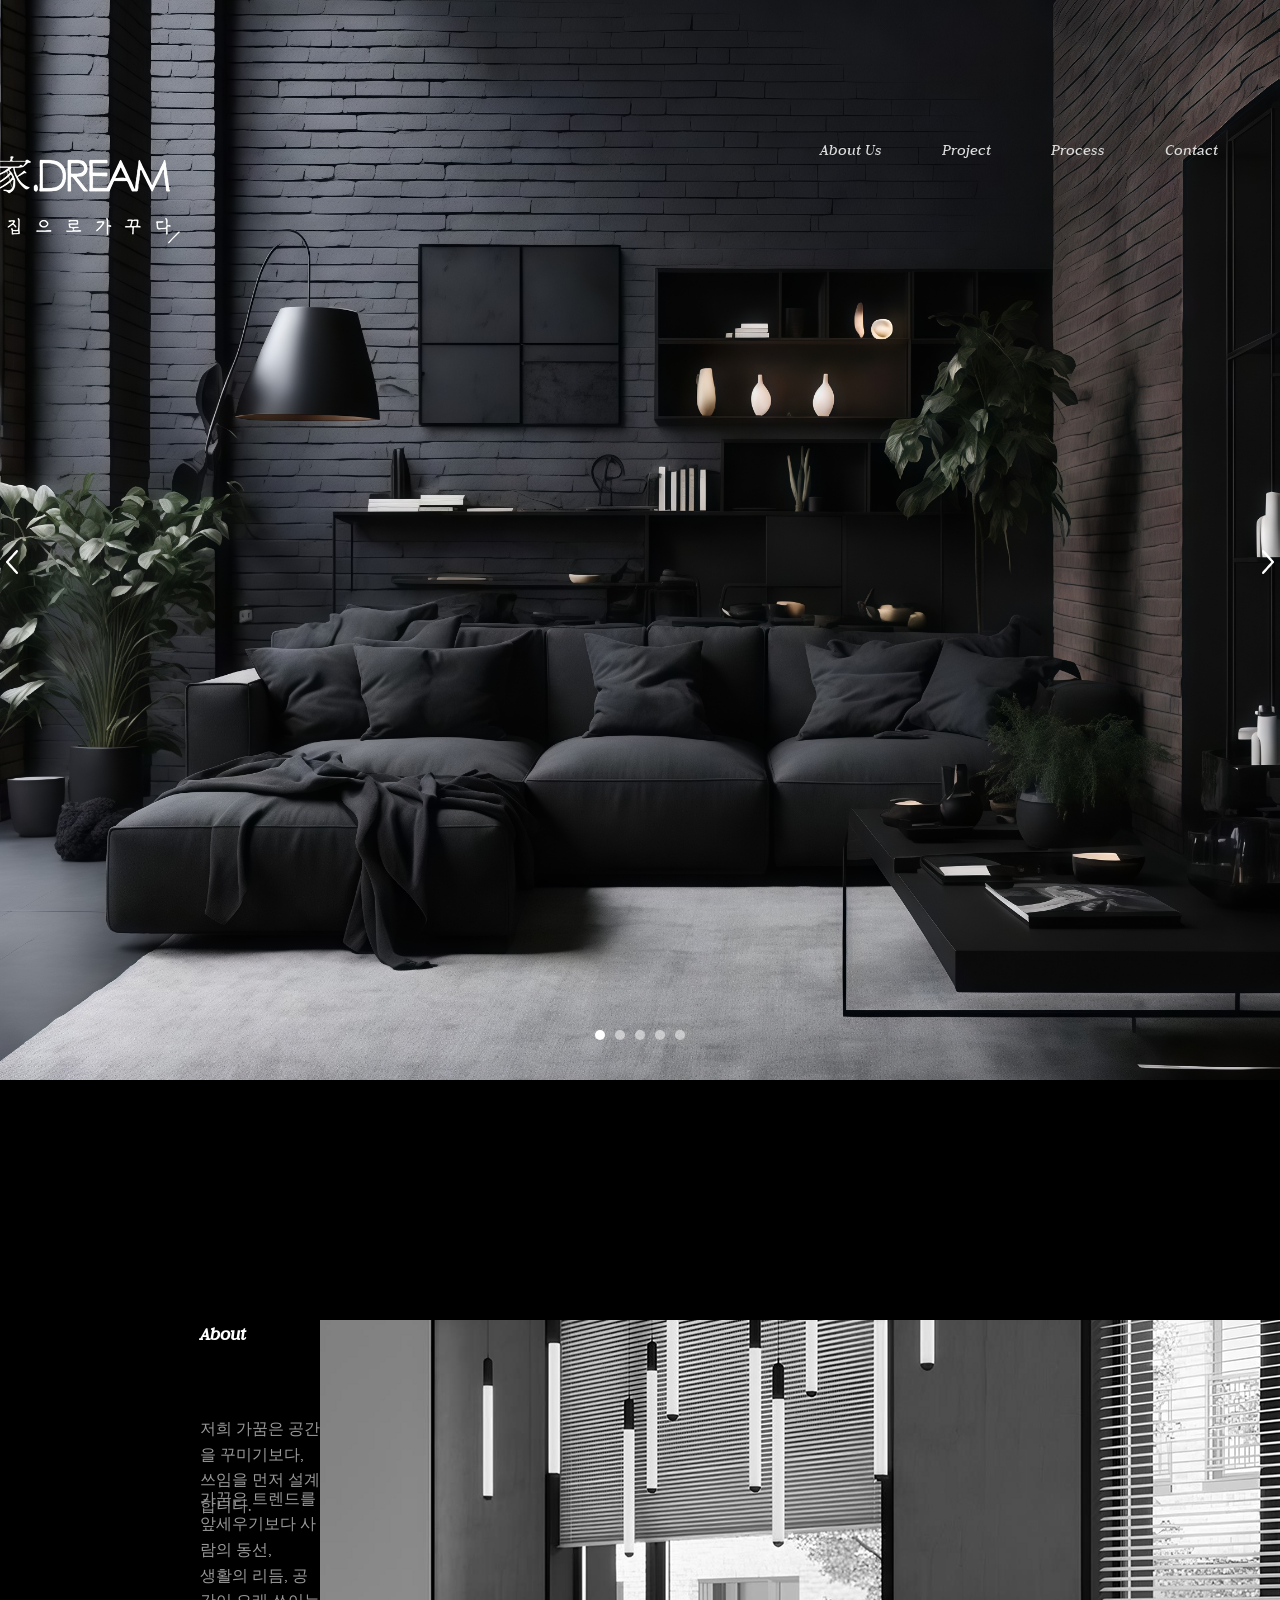
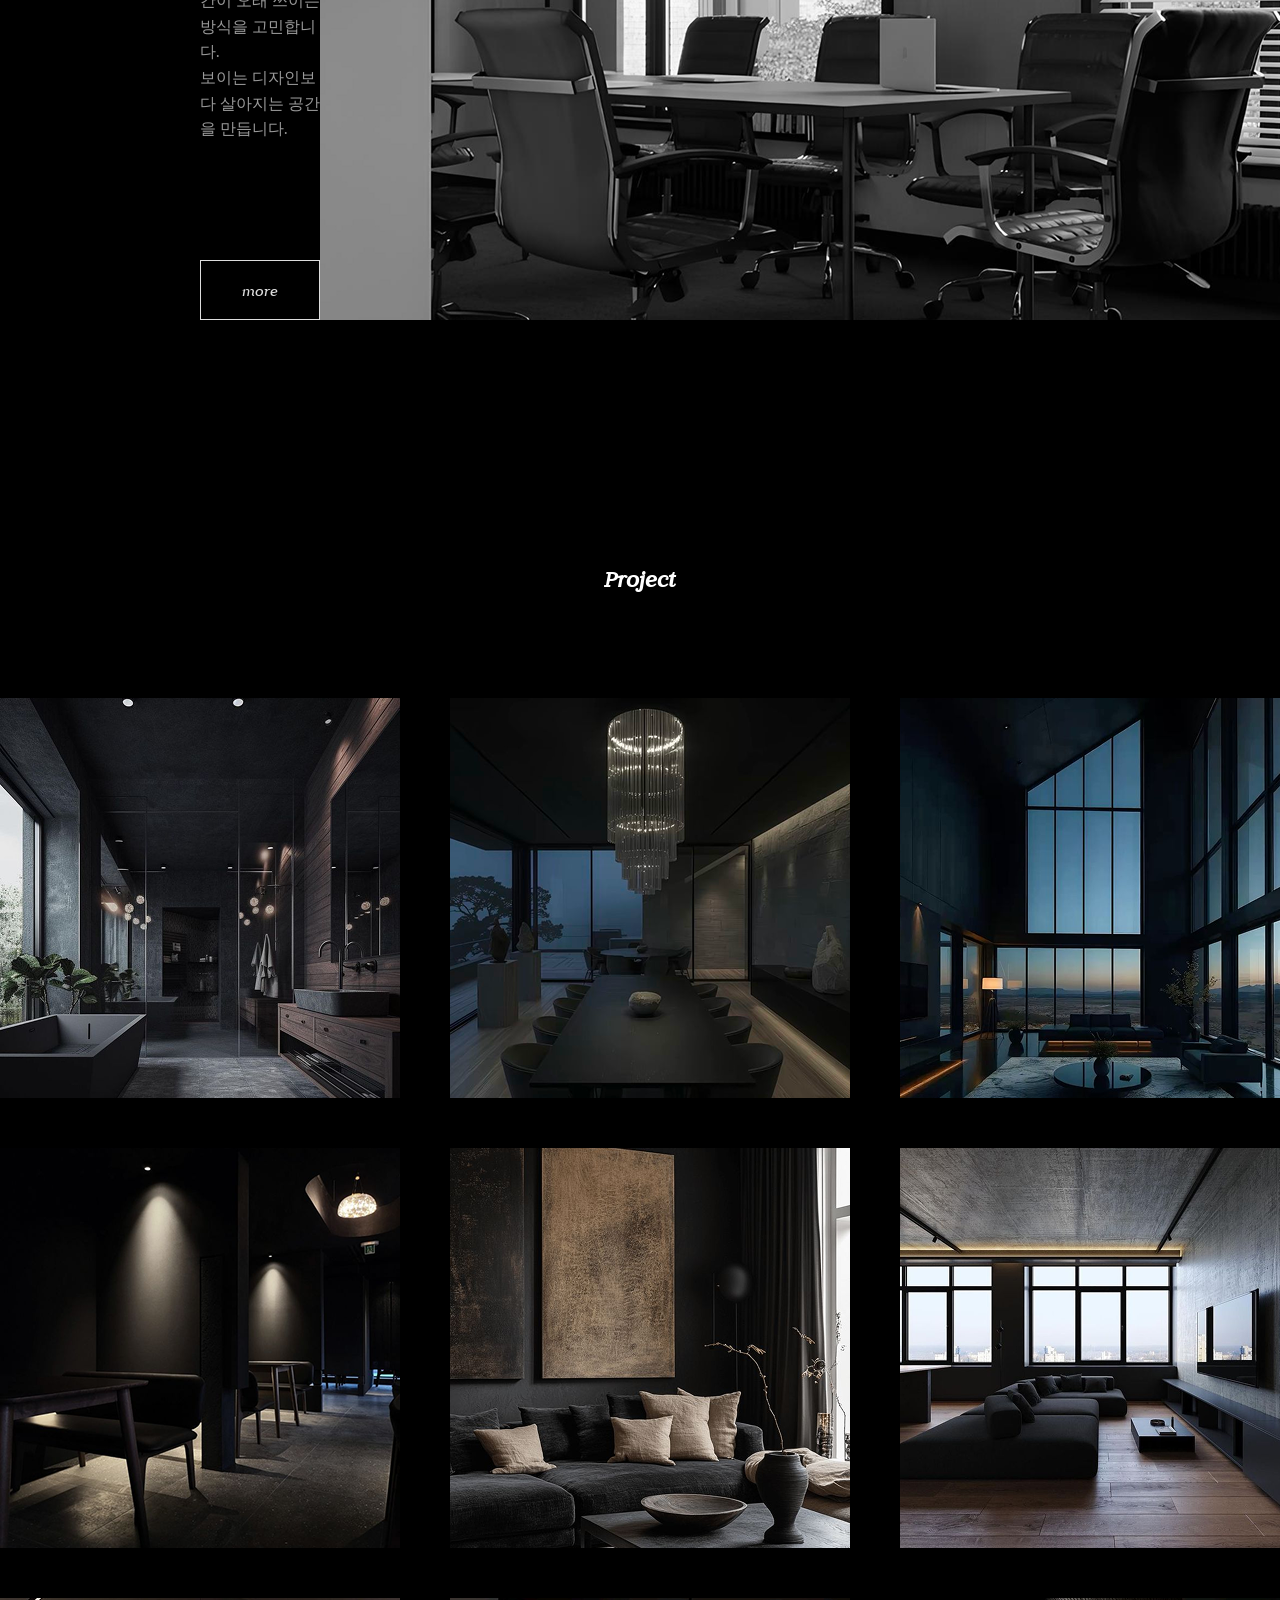
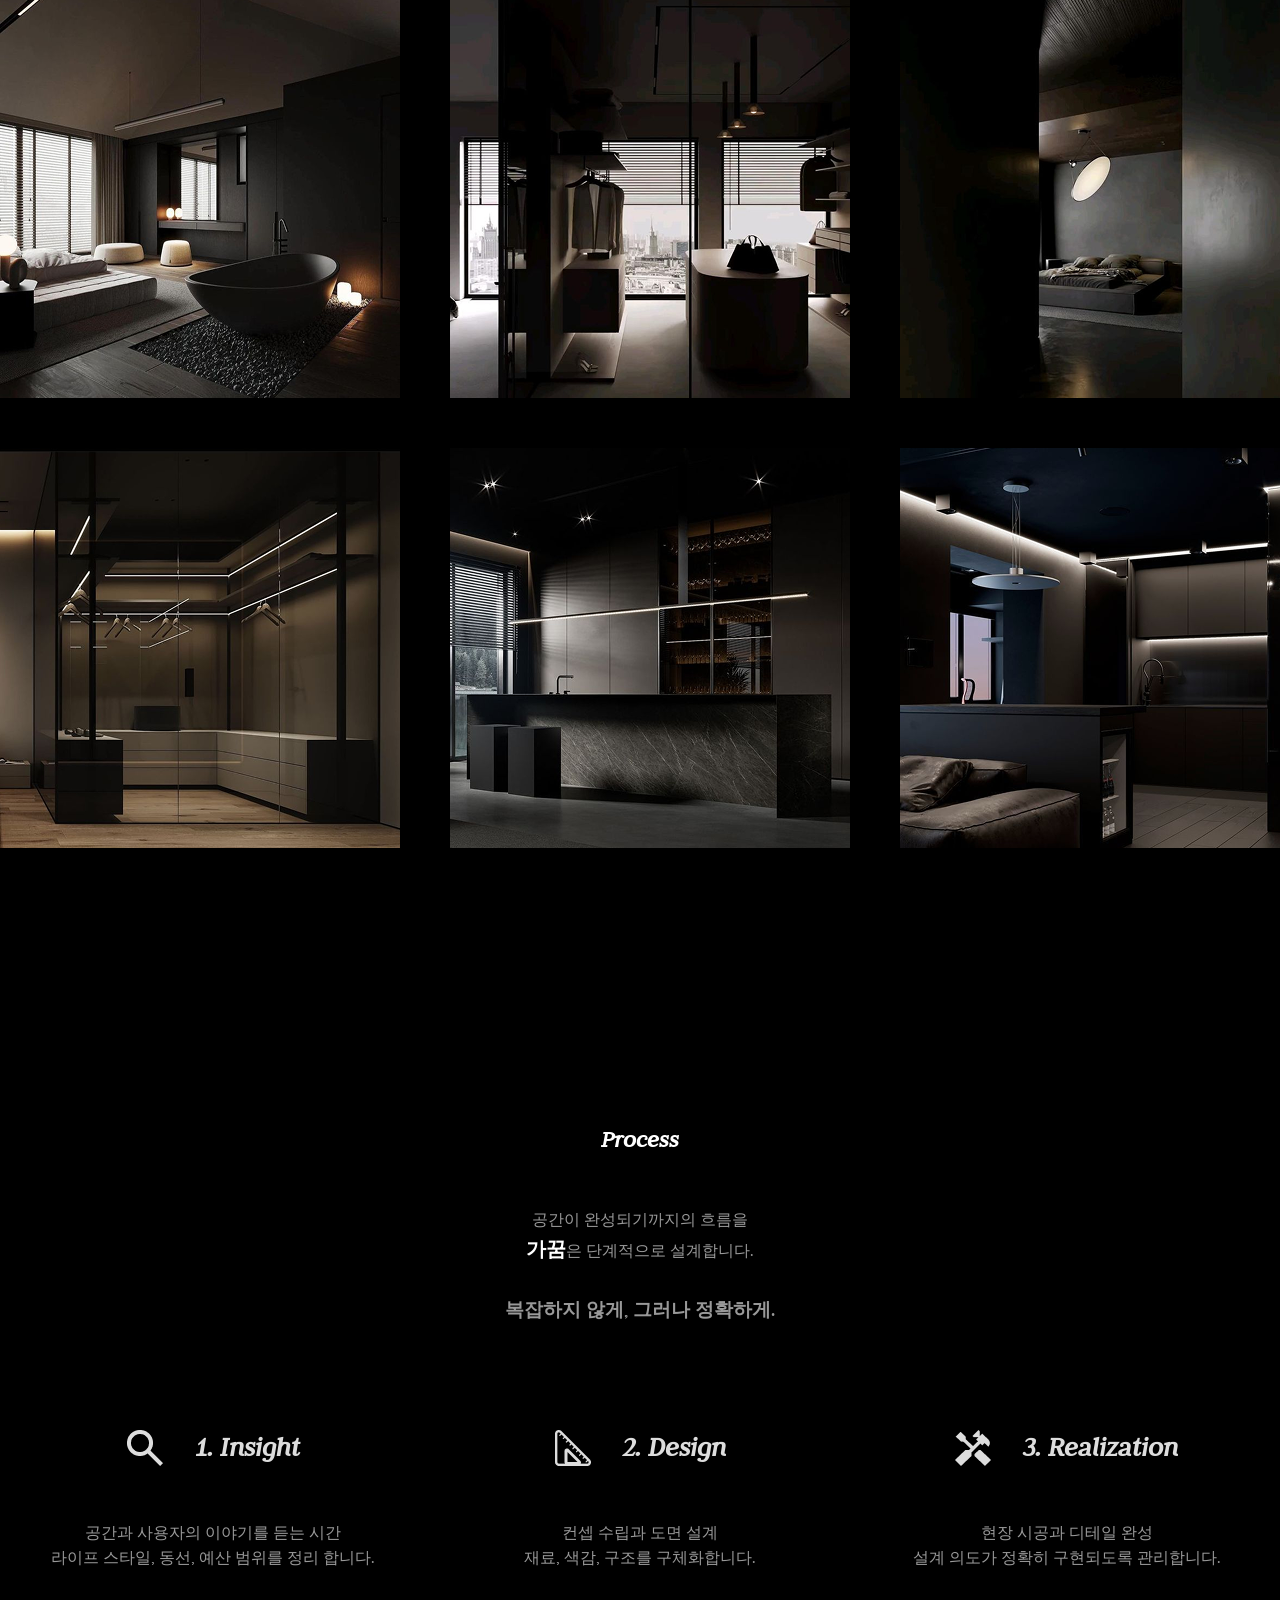
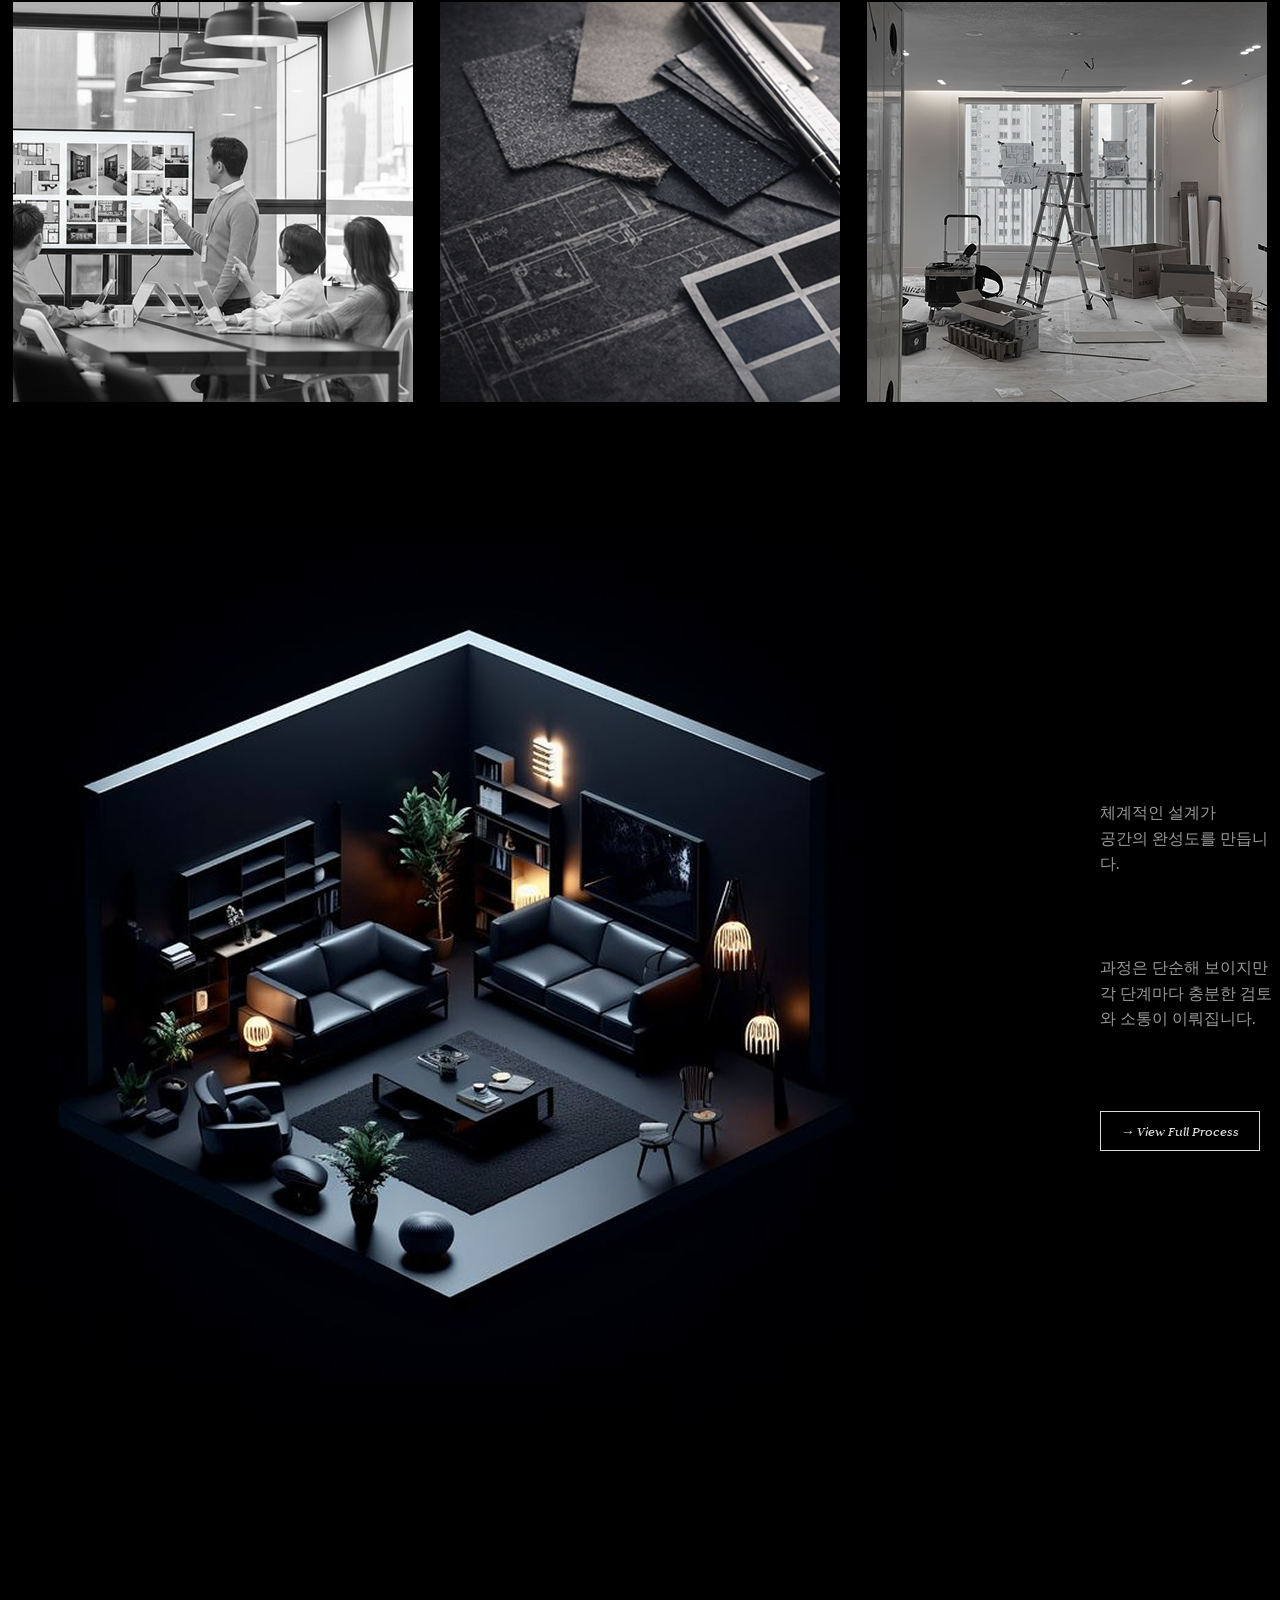
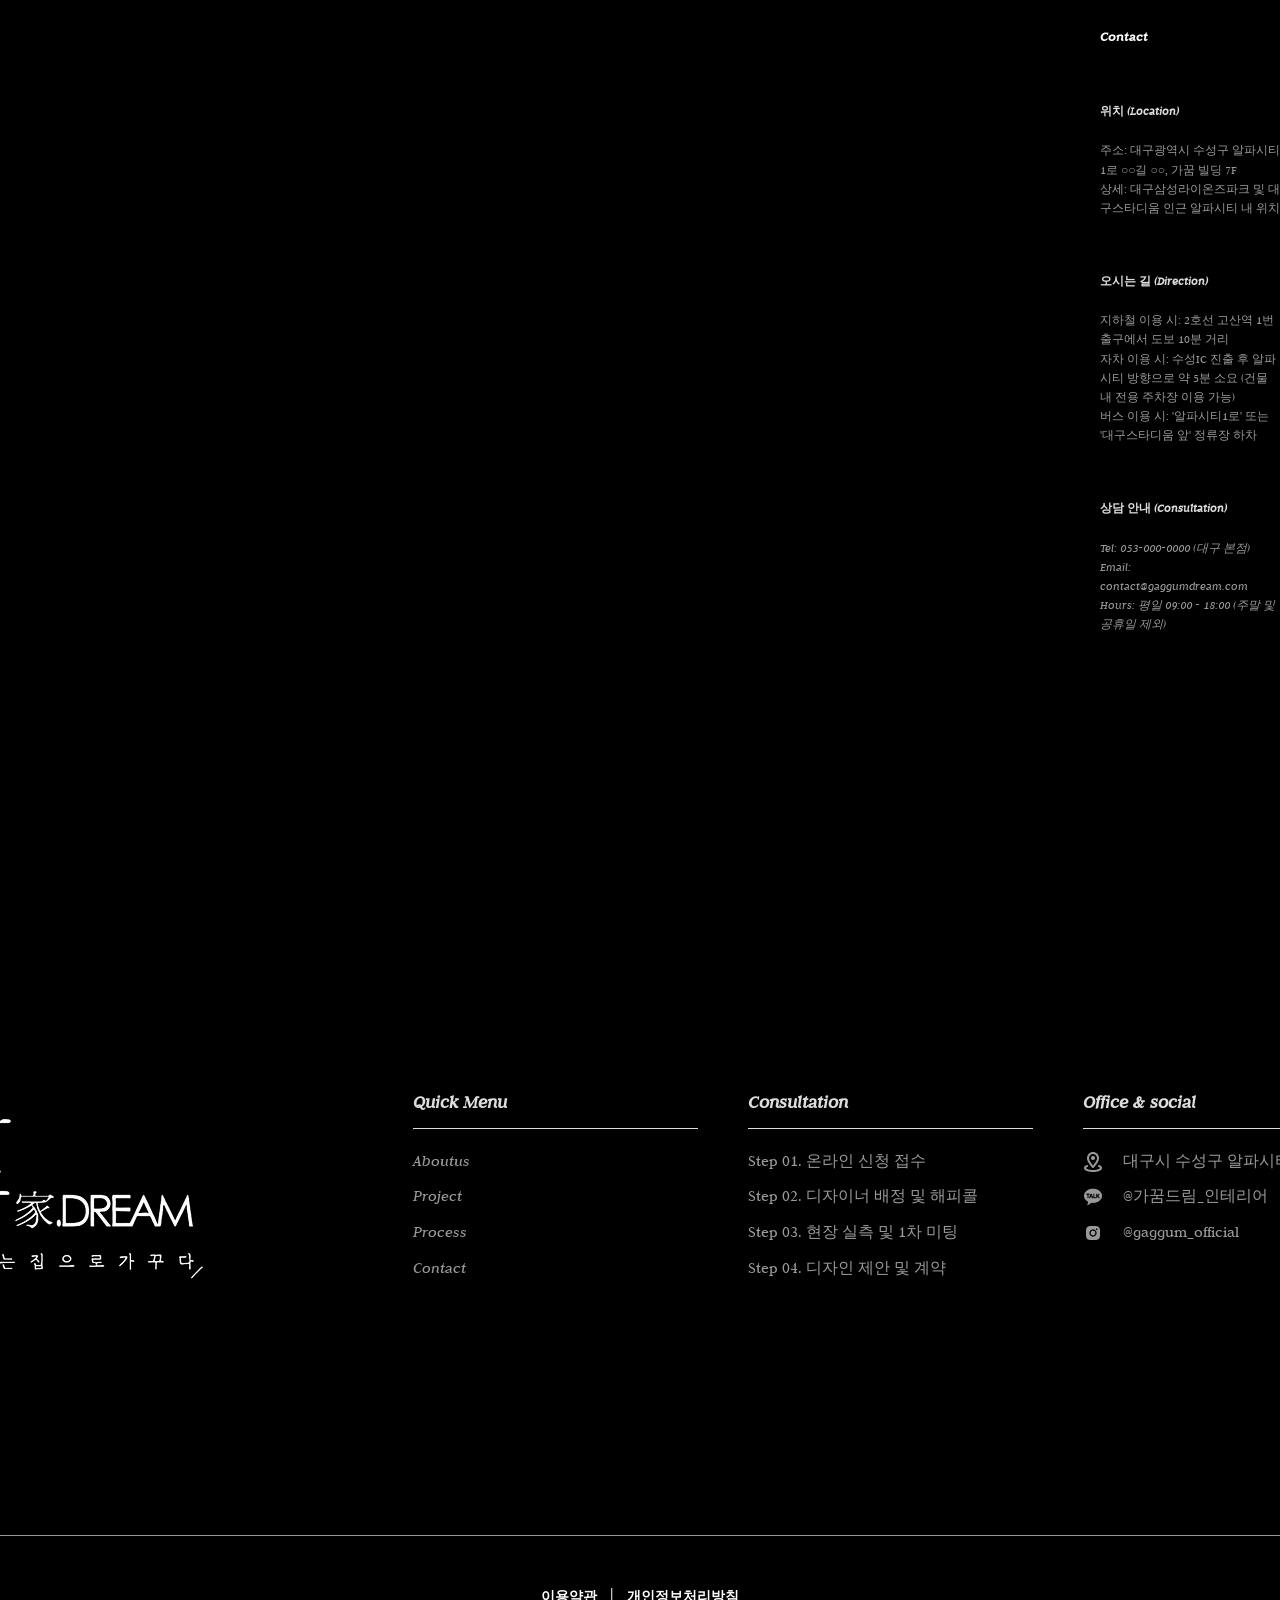
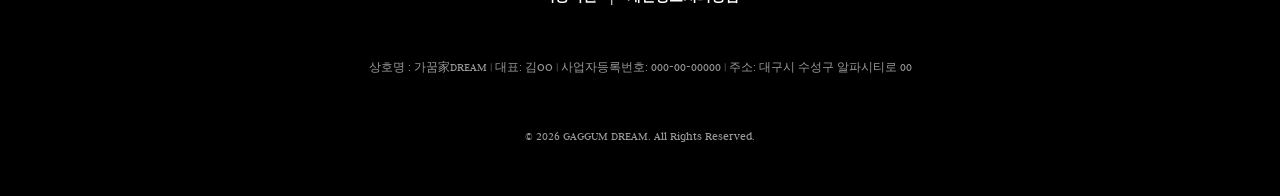
<file: gakkum/html/gaggum-main.html>
<!DOCTYPE html>
<html lang="ko">
<head>
  <meta charset="UTF-8">
  <meta name="viewport" content="width=device-width, initial-scale=1.0">
  <title>가꿈</title>
  <link rel="preconnect" href="https://fonts.googleapis.com">
  <link rel="preconnect" href="https://fonts.gstatic.com" crossorigin>
  <link rel="stylesheet" href="https://fonts.googleapis.com/css2?family=Judson:ital,wght@0,400;0,700;1,400&display=swap">
  <link rel="stylesheet" href="../css/style.css">
</head>
<body>
  <!--헤더, 메인 영역-->
  <section class="main" id="mainSection" >
    <header>
    <div id="logo"><a href="../html/gaggum-main.html"><img src="../img/main/logo.png" alt="브랜드로고"></a></div>
    <div class="nav">
      <ul>
        <li><a href="../html/sub01.html">About Us</a></li>
        <li><a href="../html/sub02.html">Project</a></li>
        <li><a href="../html/sub03.html">Process</a></li>
        <li><a href="../html/sub04.html">Contact</a></li>
      </ul>
  </header>
  <div class="slider">
    <button class="slider-prev" id="prevBtn" >
      <img src="../img/main/arrow-l.png" alt="이전 슬라이드">
    </button>
    <button class="slider-next" id="nextBtn" >
      <img src="../img/main/arrow-r.png" alt="다음 슬라이드">
    </button>
  </div>
  <div class="slider-indicator" id="sliderIndicator"></div>
  </section>

  <!--About-->
  <section class="about">
    <article>
      <h1>About</h1>
      <p>저희 가꿈은 공간을 꾸미기보다,<br>
        쓰임을 먼저 설계합니다.
      </p>
      <p>가꿈은 트렌드를 앞세우기보다 사람의 동선,<br>
        생활의 리듬, 공간이 오래 쓰이는 방식을 고민합니다.<br>
        보이는 디자인보다 살아지는 공간을 만듭니다.
      </p>
      <a href="../html/sub01.html">more</a>
    </article>
    <img src="../img/main/about.png" alt="회의실 이미지">
  </section>

  <!--Project-->
  <section class="project">
    <h1>Project</h1>
    <article class="item">
      <!--첫번째 줄-->
      <div class="imgbox">
        <a href="../html/detail.html">
          <img src="../img/main/p-1.png" alt="프로젝트 미리보기">
          <p>두산위브더제니스 58py</p>
        </a>

        <a href="../html/detail.html">
          <img src="../img/main/p-2.png" alt="프로젝트 미리보기">
          <p>두산위브더제니스 58py</p>
        </a>

        <a href="../html/detail.html">
          <img src="../img/main/p-3.png" alt="프로젝트 미리보기">
          <p>두산위브더제니스 58py</p>
        </a>
      </div>
      <!--두번째 줄-->
      <div class="imgbox">
        <a href="../html/detail.html">
          <img src="../img/main/p-4.png" alt="프로젝트 미리보기">
          <p>두산위브더제니스 58py</p>
        </a>

        <a href="../html/detail.html">
          <img src="../img/main/p-5.png" alt="프로젝트 미리보기">
          <p>두산위브더제니스 58py</p>
        </a>

        <a href="../html/detail.html">
          <img src="../img/main/p-6.png" alt="프로젝트 미리보기">
          <p>두산위브더제니스 58py</p>
        </a>
      </div>
      <!--세번째 줄-->
      <div class="imgbox">
        <a href="../html/detail.html">
          <img src="../img/main/p-7.png" alt="프로젝트 미리보기">
          <p>두산위브더제니스 58py</p>
        </a>

        <a href="../html/detail.html">
          <img src="../img/main/p-8.png" alt="프로젝트 미리보기">
          <p>두산위브더제니스 58py</p>
        </a>

        <a href="../html/detail.html">
          <img src="../img/main/p-9.png" alt="프로젝트 미리보기">
          <p>두산위브더제니스 58py</p>
        </a>
      </div>
      <!--네번째 줄-->
      <div class="imgbox">
        <a href="../html/detail.html">
          <img src="../img/main/p-10.png" alt="프로젝트 미리보기">
          <p>두산위브더제니스 58py</p>
        </a>

        <a href="../html/detail.html">
          <img src="../img/main/p-11.png" alt="프로젝트 미리보기">
          <p>두산위브더제니스 58py</p>
        </a>

        <a href="../html/detail.html">
          <img src="../img/main/p-12.png" alt="프로젝트 미리보기">
          <p>두산위브더제니스 58py</p>
        </a>
      </div>
    </article>
  </section>

  <!--Process-->
  <section class="process-1">
    <h1>Process</h1>
    <article class="text">
      <p>공간이 완성되기까지의 흐름을<br>
        <span>가꿈</span>은 단계적으로 설계합니다.
      </p>
      <h3>복잡하지 않게, 그러나 정확하게.</h3>
    </article>

    <article class="cardbox">
      <div class="card">
        <div class="title">
          <img src="../img/main/proicon1.png" alt="돋보기 아이콘">
          <h3>1. Insight</h3>
        </div>
        <p>공간과 사용자의 이야기를 듣는 시간<br>
          라이프 스타일, 동선, 예산 범위를 정리 합니다.
        </p>
        <img src="../img/main/pro1.png" alt="회의 이미지">
      </div>

      <div class="card">
        <div class="title">
          <img src="../img/main/proicon2.png" alt="삼각자 아이콘">
          <h3>2. Design</h3>
        </div>
        <p>컨셉 수립과 도면 설계<br>
           재료, 색감, 구조를 구체화합니다.
        </p>
        <img src="../img/main/pro2.png" alt="도면 이미지">
      </div>

      <div class="card">
        <div class="title">
          <img src="../img/main/proicon3.png" alt="연장 아이콘">
          <h3>3. Realization</h3>
        </div>
        <p>현장 시공과 디테일 완성<br>
           설계 의도가 정확히 구현되도록 관리합니다.
        </p>
        <img src="../img/main/pro3.png" alt="현장 이미지">
      </div>
    </article>
  </section>

  <section class="process-2">
    <article class="img">
      <img src="../img/main/pro-2.png" alt="3d도면 이미지">
    </article>
    <article class="text">
      <p>체계적인 설계가<br>
        공간의 완성도를 만듭니다.
      </p>
      <p>과정은 단순해 보이지만<br>
        각 단계마다 충분한 검토와 소통이 이뤄집니다.
      </p>
      <a href="../html/sub03.html">→ View Full Process</a>
    </article>
  </section>

  <!--contact-->
  <section class="contact">
    <article class="map">
      <iframe
        src="https://www.google.com/maps/embed?pb=!1m18!1m12!1m3!1d3234.4330451312057!2d128.683326526373!3d35.83838367132431!2m3!1f0!2f0!3f0!3m2!1i1024!2i768!4f13.1!3m3!1m2!1s0x3566098538fdd9a7%3A0x69b3d4a3a1b25a3e!2z64yA6rWs6rSR7Jet7IucIOyImOyEseq1rCDslYztjIzsi5zti7Ax66Gc!5e0!3m2!1sko!2skr!4v1774583779864!5m2!1sko!2skr" width="600" height="450" style="border:0;" allowfullscreen="" loading="lazy" referrerpolicy="no-referrer-when-downgrade">
      </iframe>
    </article>
    
    <article class="text">
      <h1>Contact</h1>
      <div class="top">
        <h4>위치 <span>(Location)</span></h4>
        <ul>
          <li>주소: 대구광역시 수성구 알파시티1로 ○○길 ○○, 가꿈 빌딩 7F</li>
          <li>상세: 대구삼성라이온즈파크 및 대구스타디움 인근 알파시티 내 위치</li>
        </ul>
      </div>

      <div class="mid">
        <h4>오시는 길 <span>(Direction)</span></h4>
        <ul>
          <li>지하철 이용 시: 2호선 고산역 1번 출구에서 도보 10분 거리</li>
          <li>자차 이용 시: 수성IC 진출 후 알파시티 방향으로 약 5분 소요 (건물 내 전용 주차장 이용 가능)</li>
          <li>버스 이용 시: '알파시티1로' 또는 '대구스타디움 앞' 정류장 하차</li>
        </ul>
      </div>

      <div class="bot">
        <h4>상담 안내 <span>(Consultation)</span></h4>
        <ul>
          <li><span>Tel</span>: 053-000-0000 (대구 본점)</li>
          <li><span>Email</span>: <span>contact@gaggumdream.com</span></li>
          <li><span>Hours</span>: 평일 09:00 - 18:00 (주말 및 공휴일 제외)</li>
        </ul>
      </div>
    </article>
  </section>

  <!--푸터영역-->
  <section class="f-top">
    <div class="logo">
      <a href="../html/gaggum-main.html"><img src="../img/main/logo.png" alt="로고 이미지"></a>
    </div>
    <article class="menu">
      <div class="quick">
        <h3>Quick Menu</h3>
        <ul>
          <li><a href="../html/sub01.html">Aboutus</a></li>
          <li><a href="../html/sub02.html">Project</a></li>
          <li><a href="../html/sub03.html">Process</a></li>
          <li><a href="../html/sub04.html">Contact</a></li>
        </ul>
      </div>
      
      <div class="consultation">
        <h3>Consultation</h3>
        <ul>
          <li>Step 01. 온라인 신청 접수</li>
          <li>Step 02. 디자이너 배정 및 해피콜</li>
          <li>Step 03. 현장 실측 및 1차 미팅</li>
          <li>Step 04. 디자인 제안 및 계약</li>
        </ul>
      </div>

      <div class="social">
        <h3>Office & social</h3>
        <ul>
          <li><a href="#">
            <img src="../img/main/foticon1.png" alt="아이콘">
            <p>대구시 수성구 알파시티로 00</p>
          </a></li>
          <li><a href="#">
            <img src="../img/main/foticon2.png" alt="아이콘">
            <p>@가꿈드림_인테리어</p>
          </a></li>
          <li><a href="#">
            <img src="../img/main/foticon3.png" alt="아이콘">
            <p>@gaggum_official</p>
          </a></li>
          <li>　</li>
        </ul>
      </div>
    </article>
  </section>
  <section class="f-bot">
      <ul>
        <li><a href="">이용약관</a></li>
        <li>│</li>
        <li><a href="">개인정보처리방침</a></li>
      </ul>
      <p>상호명 : 가꿈家DREAM | 대표: 김OO | 사업자등록번호: 000-00-00000 | 주소: 대구시 수성구 알파시티로 00</p>
      <p>© 2026 GAGGUM DREAM. All Rights Reserved.</p>
  </section>
</body>

<script>
  const slides = [
  '../img/main/mainhero.jpg',
  '../img/main/mainhero2.png',
  '../img/main/mainhero3.png',
  '../img/main/mainhero4.png',
  '../img/main/mainhero5.png',
];

let currentIndex = 0;
let autoSlideTimer;

const mainSection = document.getElementById('mainSection');
const indicatorContainer = document.getElementById('sliderIndicator');

slides.forEach((_, i) => {
  const dot = document.createElement('span');
  dot.classList.add('dot');
  if (i === 0) dot.classList.add('active');
  dot.addEventListener('click', () => goToSlide(i));
  indicatorContainer.appendChild(dot);
});

function goToSlide(index) {
  currentIndex = (index + slides.length) % slides.length;
  mainSection.style.backgroundImage = `url('${slides[currentIndex]}')`;
  document.querySelectorAll('.dot').forEach((dot, i) => {
    dot.classList.toggle('active', i === currentIndex);
  });
}

function startAutoSlide() {
  autoSlideTimer = setInterval(() => goToSlide(currentIndex + 1), 5000);
}

function resetAutoSlide() {
  clearInterval(autoSlideTimer);
  startAutoSlide();
}

document.getElementById('prevBtn').addEventListener('click', () => {
  goToSlide(currentIndex - 1);
  resetAutoSlide();
});
document.getElementById('nextBtn').addEventListener('click', () => {
  goToSlide(currentIndex + 1);
  resetAutoSlide();
});

goToSlide(0);
startAutoSlide();
</script>
</html>
</file>
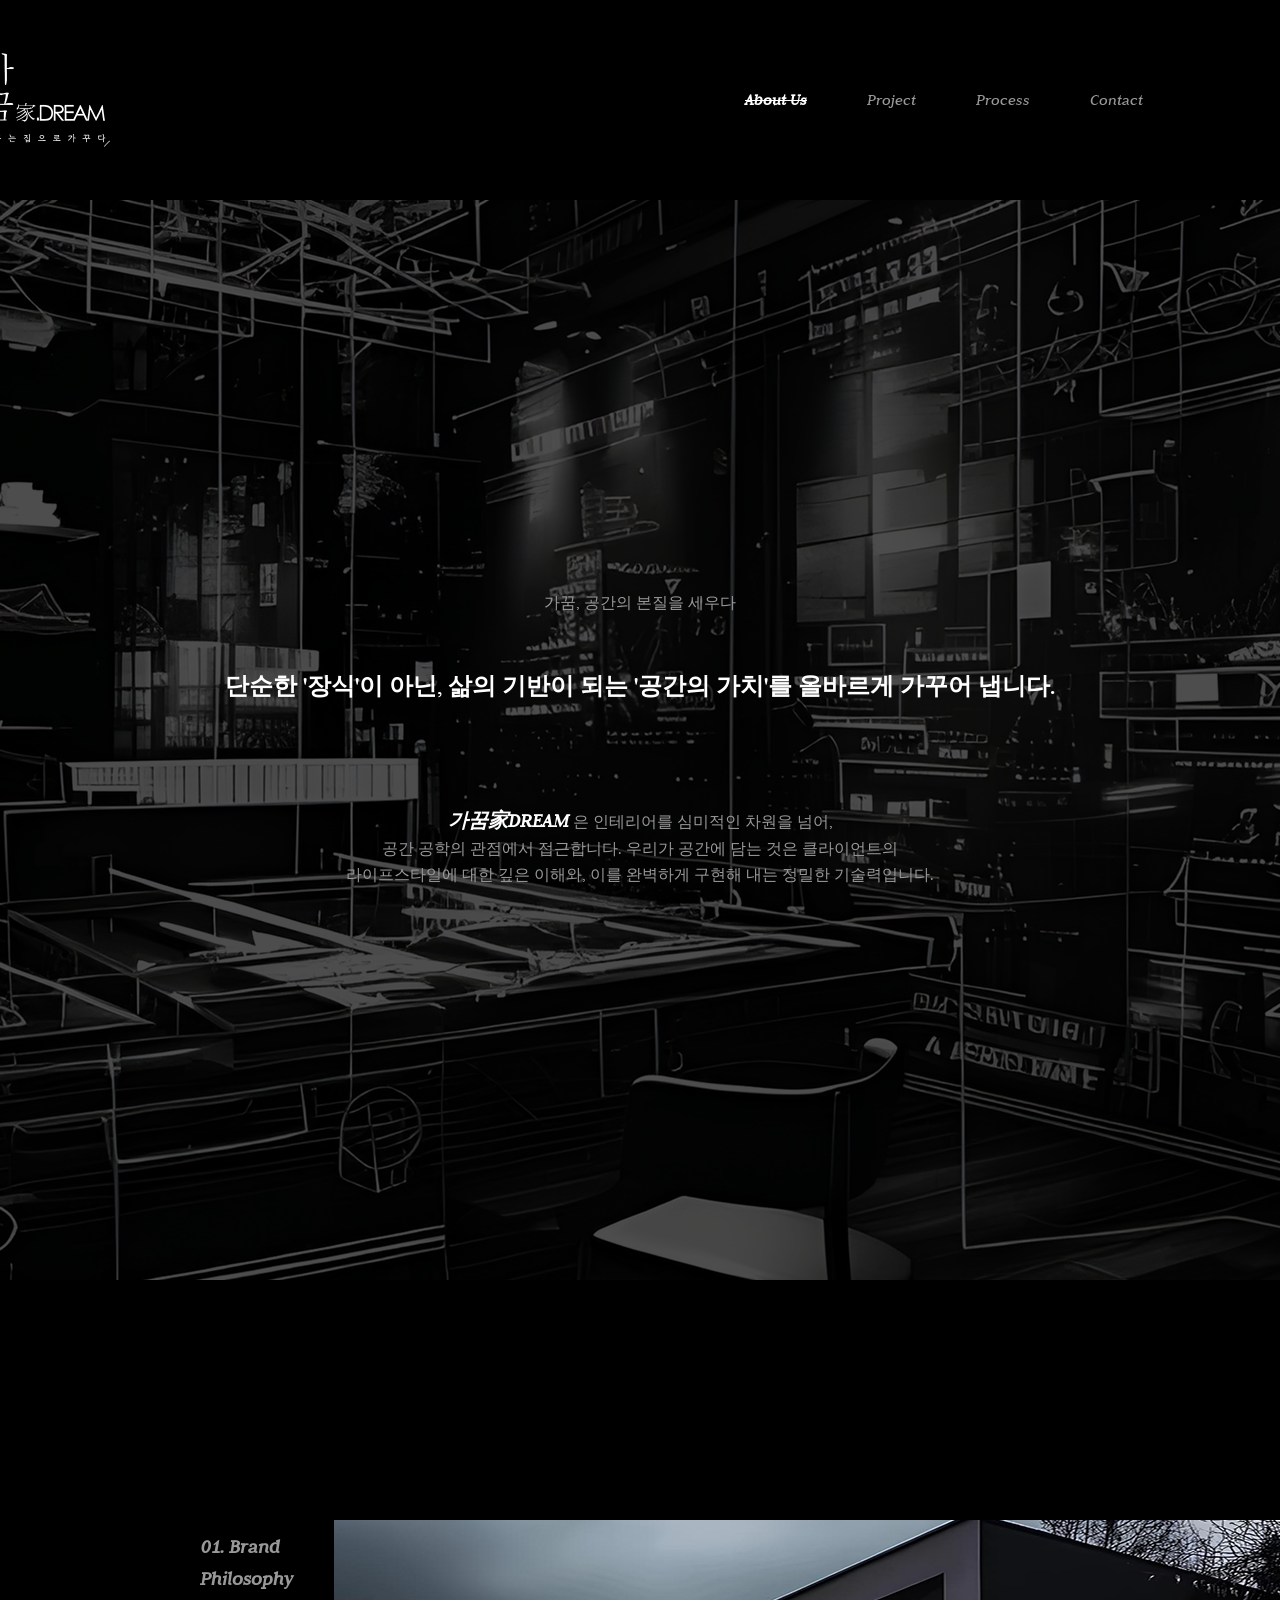
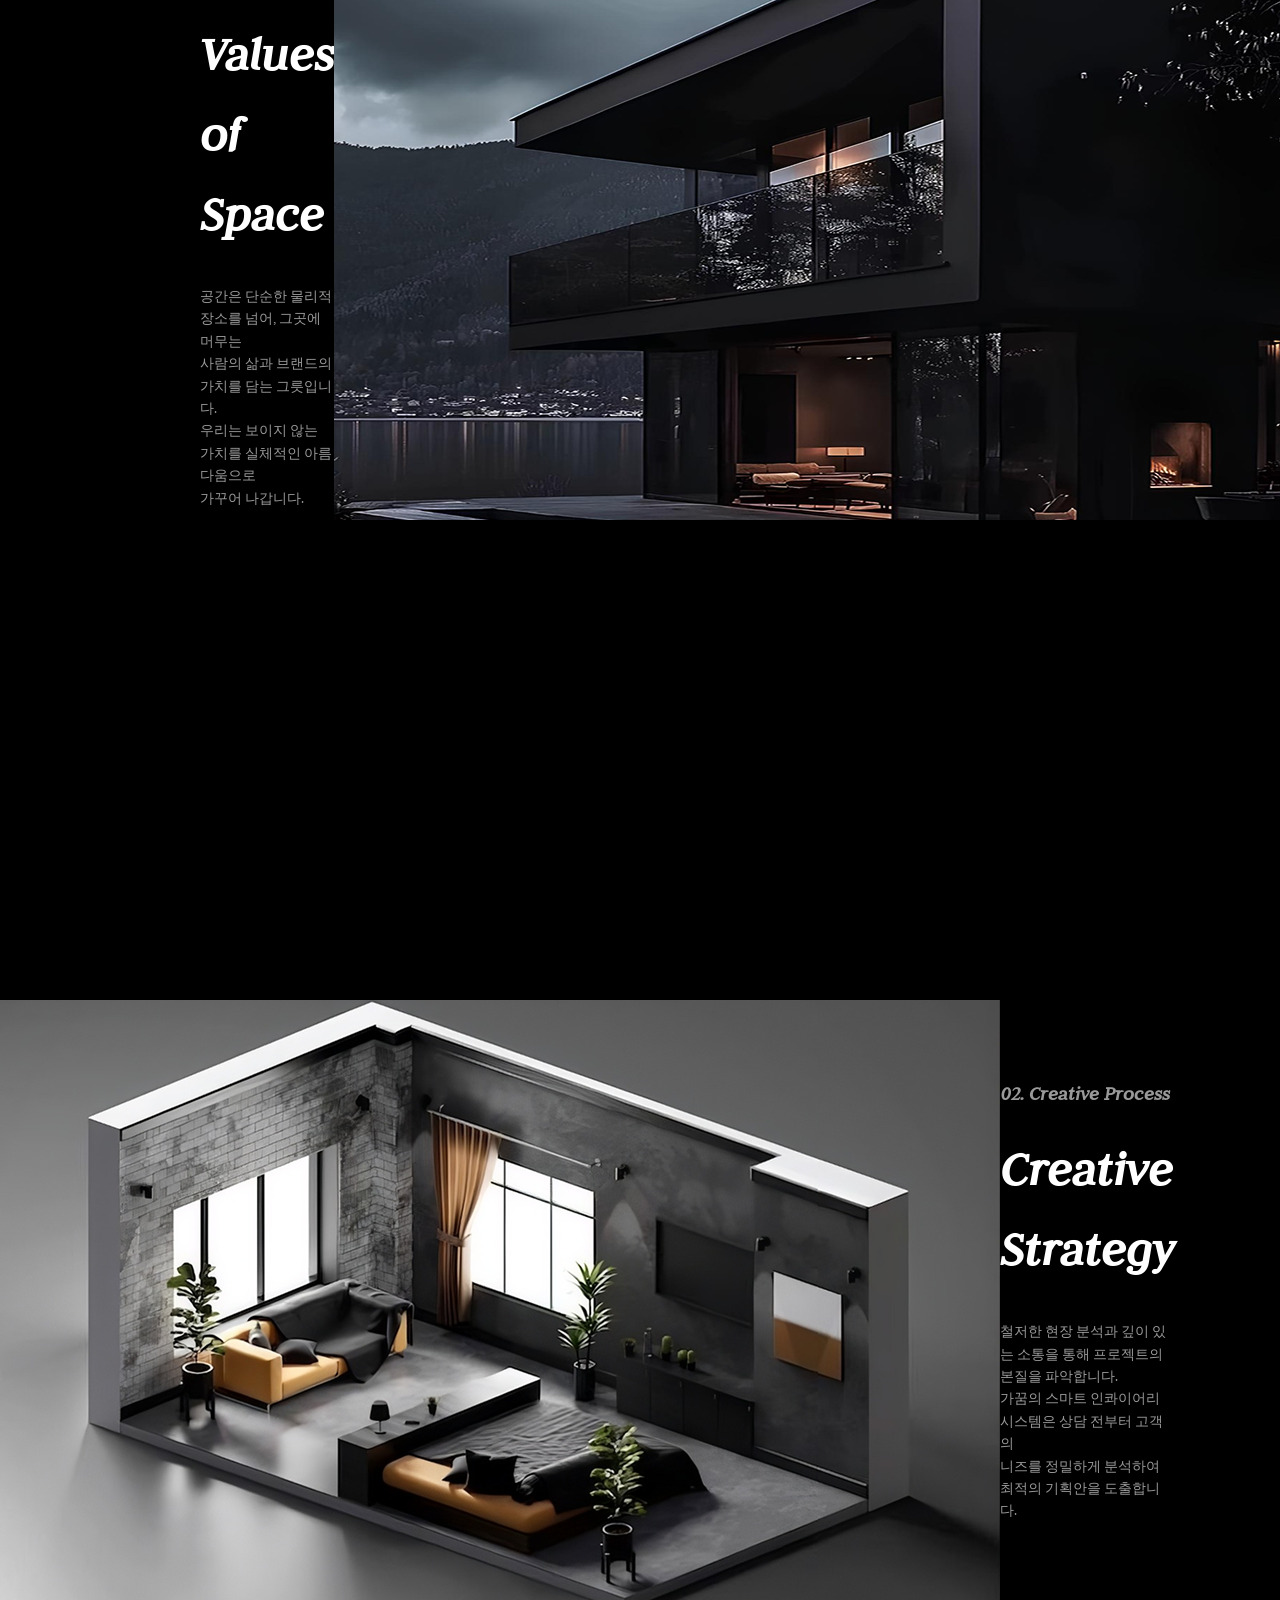
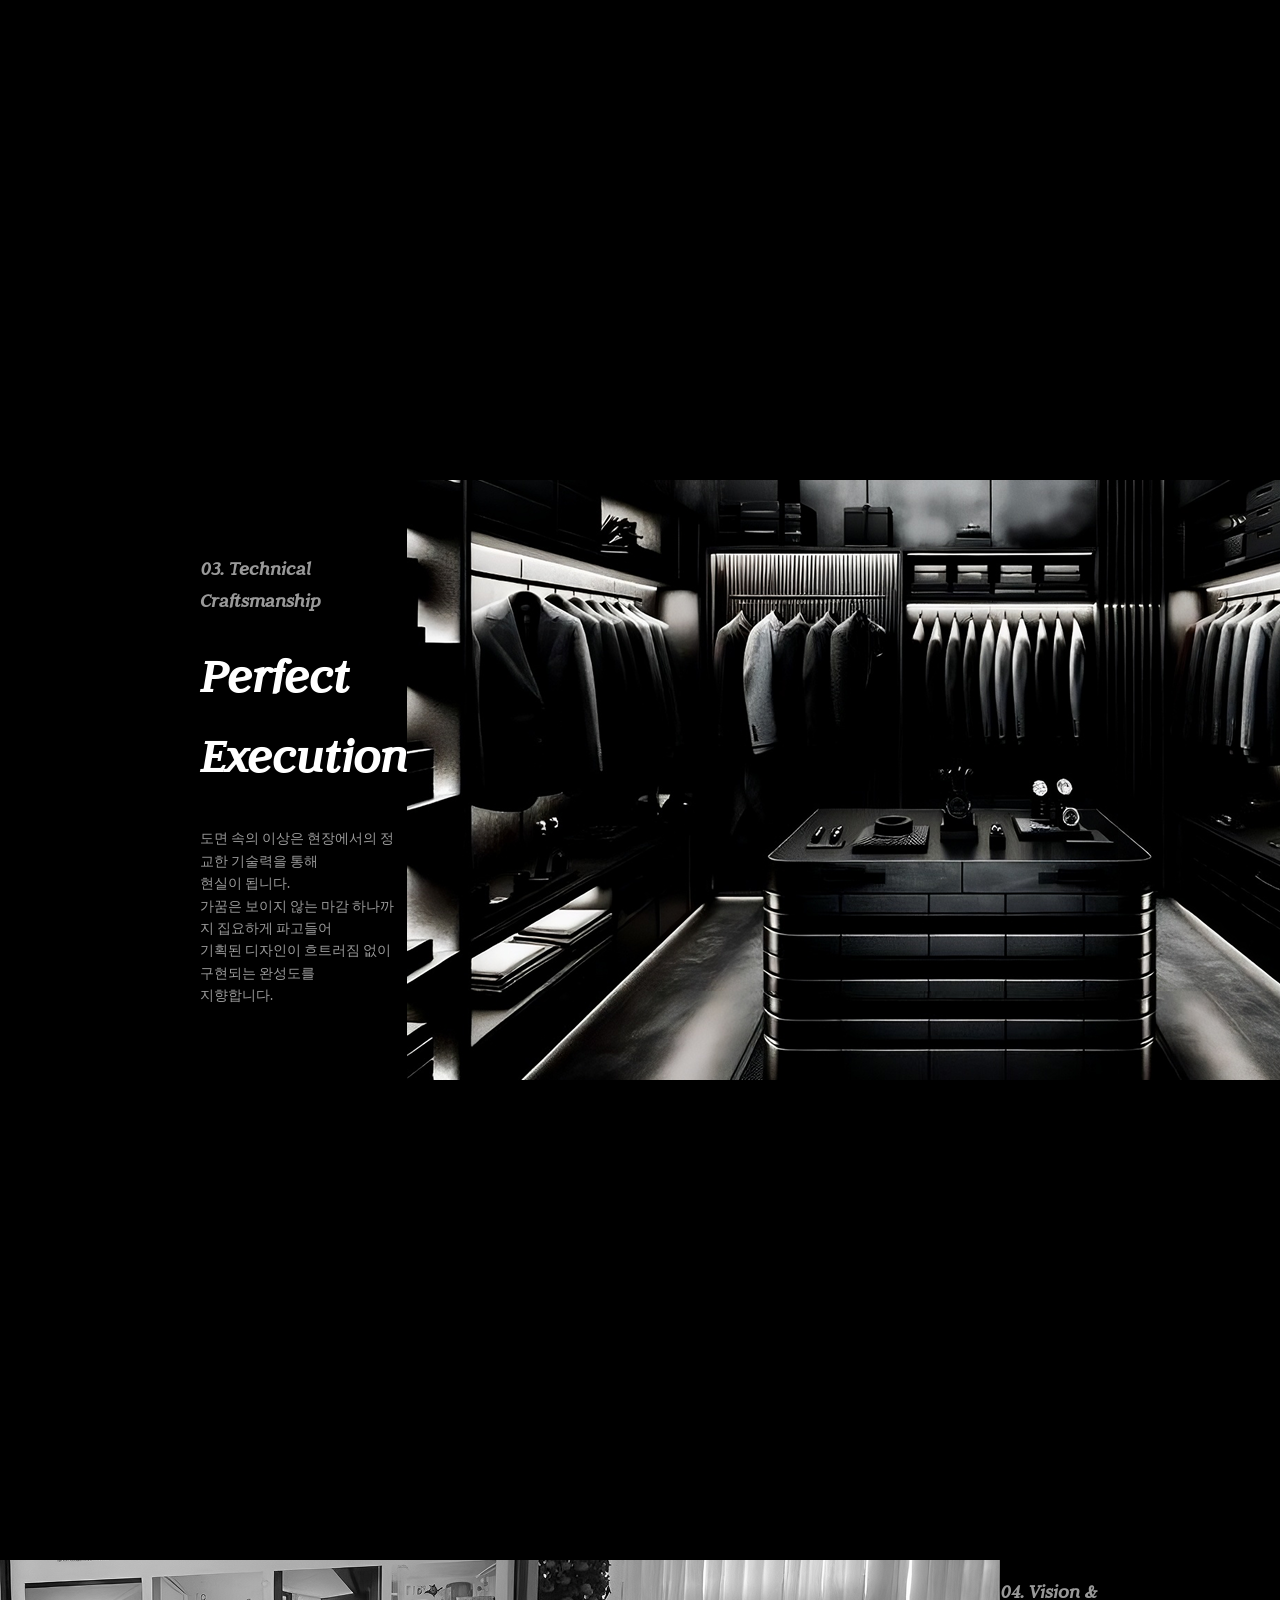
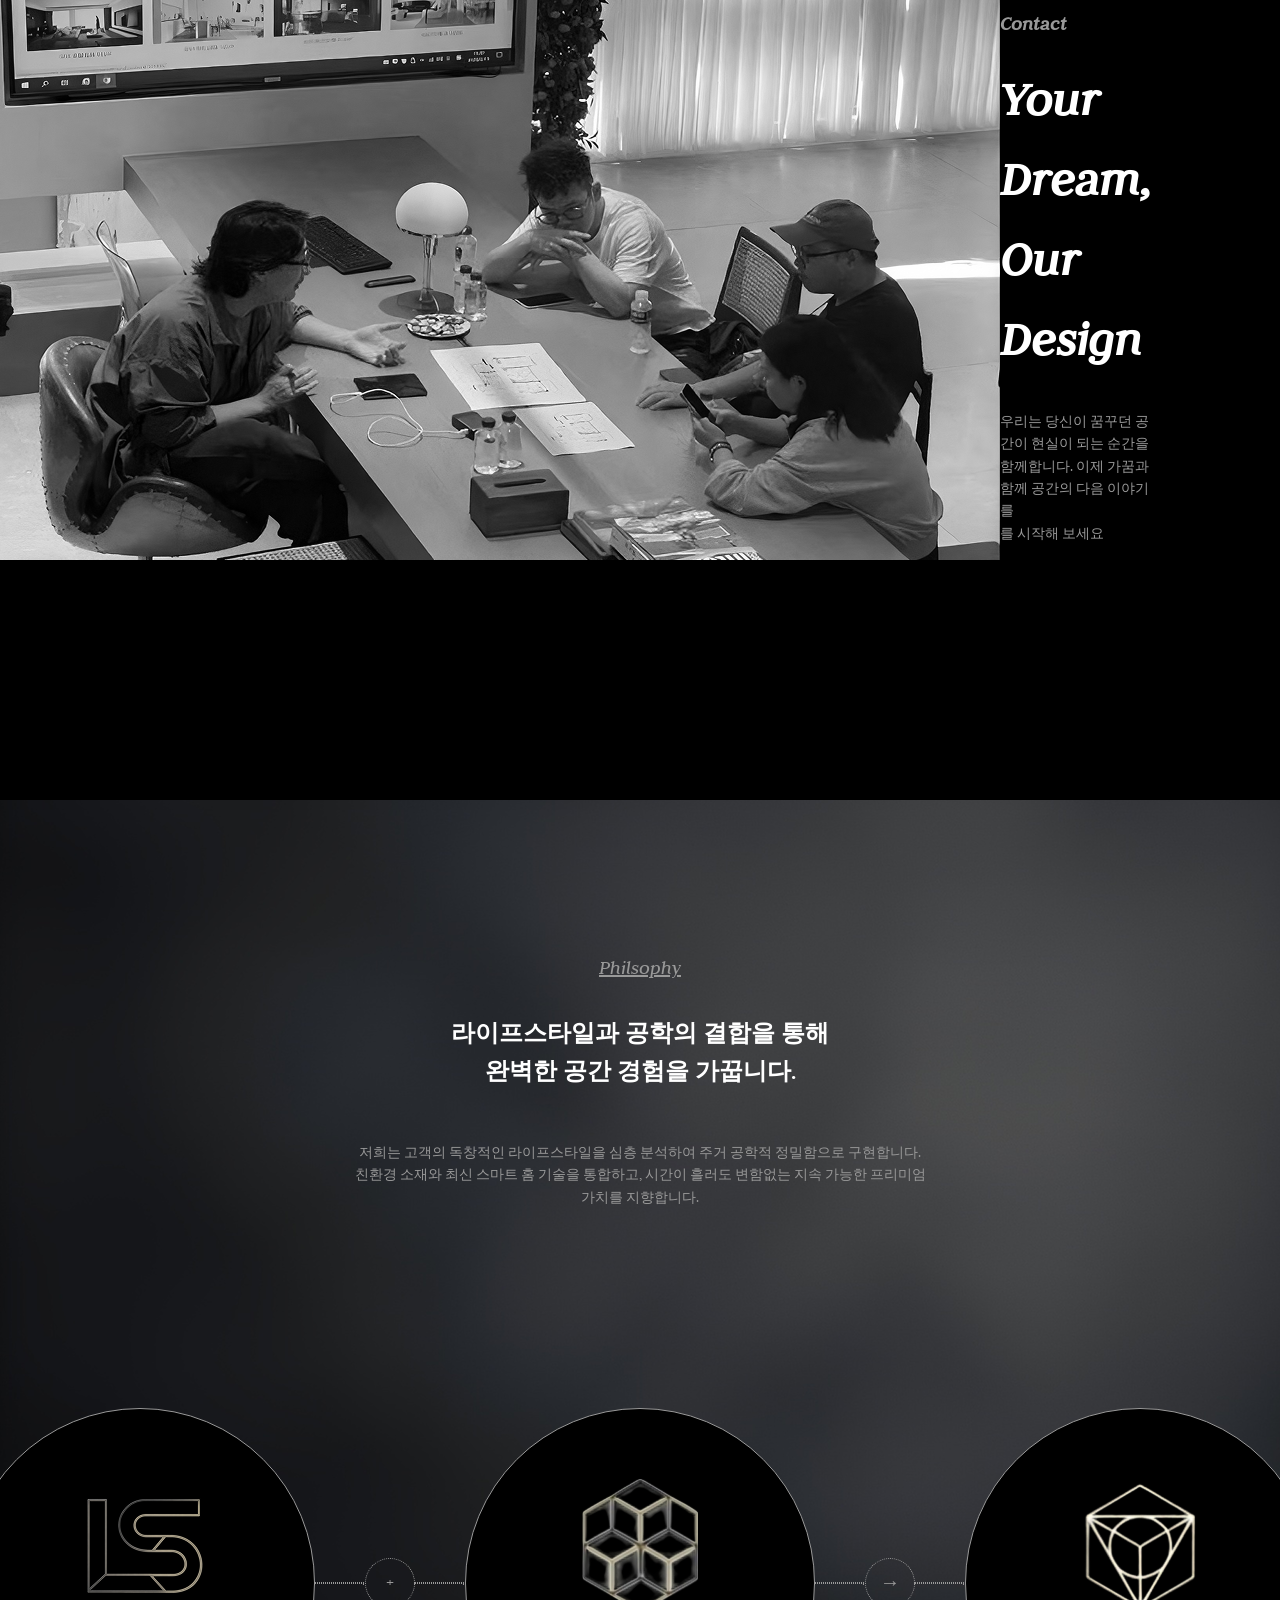
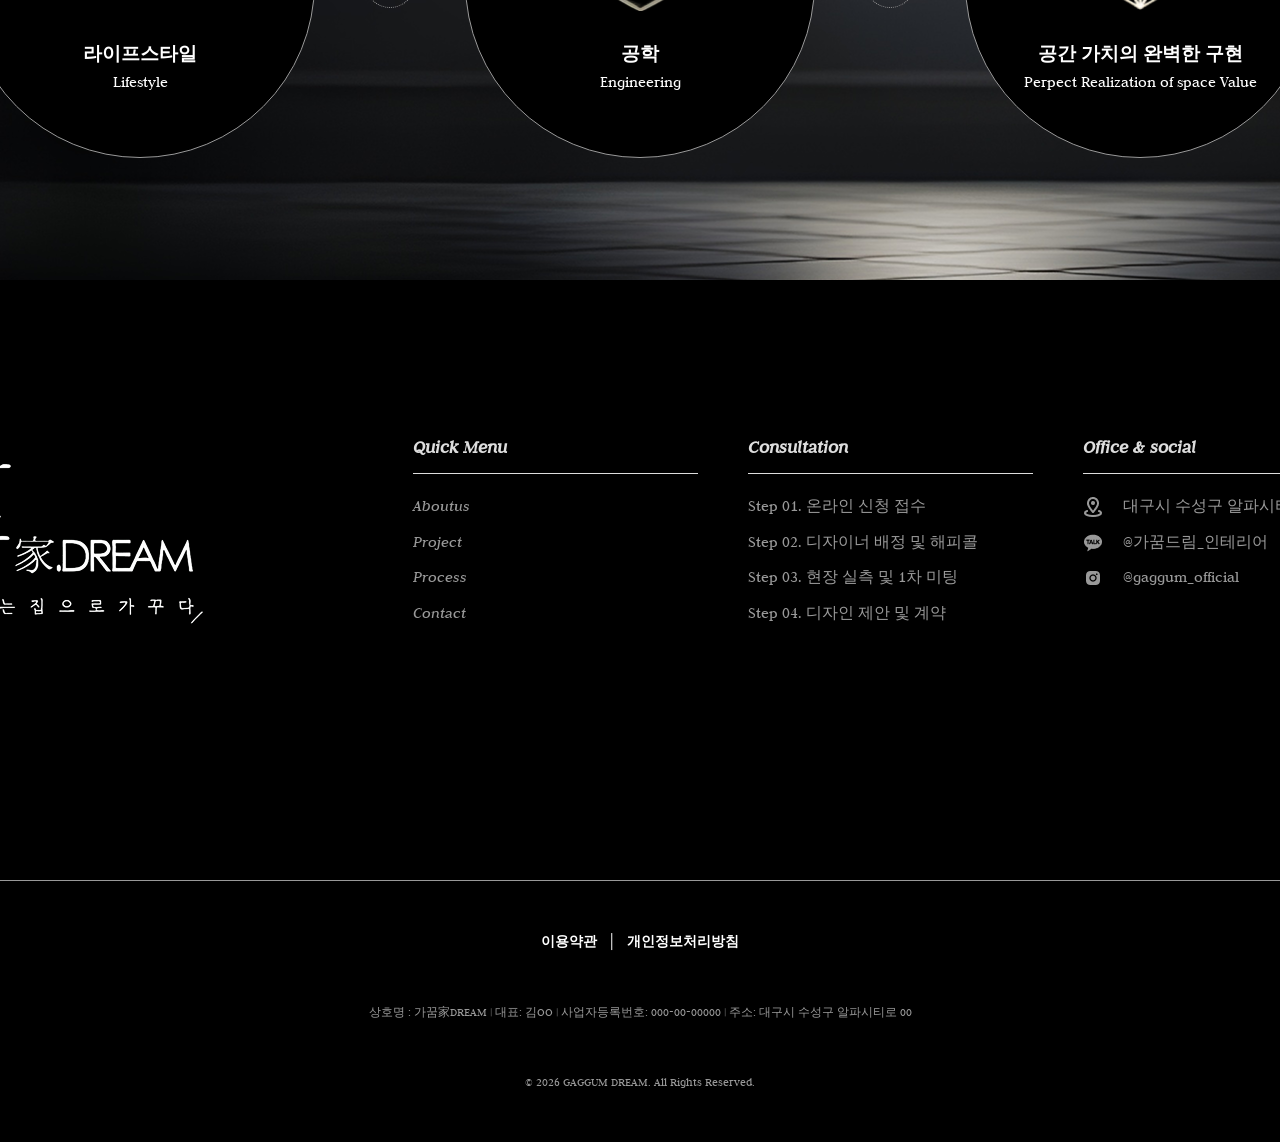
<file: gakkum/html/sub01.html>
<!DOCTYPE html>
<html lang="ko">
<head>
  <meta charset="UTF-8">
  <meta name="viewport" content="width=device-width, initial-scale=1.0">
  <title>About Us</title>
  <link rel="preconnect" href="https://fonts.googleapis.com">
  <link rel="preconnect" href="https://fonts.gstatic.com" crossorigin>
  <link rel="stylesheet" href="https://fonts.googleapis.com/css2?family=Judson:ital,wght@0,400;0,700;1,400&display=swap">
  <link rel="stylesheet" href="../css/sub01.css">
</head>
<body>
  <!--헤더, 메인 영역-->
  <section class="header">
    <header>
    <div id="logo"><a href="../html/gaggum-main.html"><img src="../img/main/logo.png" alt="브랜드로고"></a></div>
    <div class="nav">
      <ul>
        <li><a href="../html/sub01.html">About Us</a></li>
        <li><a href="../html/sub02.html">Project</a></li>
        <li><a href="../html/sub03.html">Process</a></li>
        <li><a href="../html/sub04.html">Contact</a></li>
      </ul>
  </header>
  </section>

  <!--메인 영역-->
  <section class="main">
    <div class="text">
      <p>가꿈, 공간의 본질을 세우다</p>
      <h2>단순한 '장식'이 아닌, 삶의 기반이 되는 '공간의 가치'를 올바르게 가꾸어 냅니다.</h2>
      <p><span>가꿈家DREAM</span> 은 인테리어를 심미적인 차원을 넘어,<br>
        공간 공학의 관점에서 접근합니다. 우리가 공간에 담는 것은 클라이언트의<br> 
        라이프스타일에 대한 깊은 이해와, 이를 완벽하게 구현해 내는 정밀한 기술력입니다.</p>
    </div>
  </section>

  <!--vlaues of space-->
  <section class="values">
    <article class="container">
      <div class="text">
        <p>01. Brand Philosophy</p>
        <h1>Values of Space</h1>
        <p>공간은 단순한 물리적 장소를 넘어, 그곳에 머무는<br>
          사람의 삶과 브랜드의 가치를 담는 그릇입니다.<br>
          우리는 보이지 않는 가치를 실체적인 아름다움으로<br>
          가꾸어 나갑니다.</p>
      </div>
      <div class="img">
        <img src="../img/sub01/aboutus01.png" alt="건물 이미지">
      </div>
    </article>
  </section>

  <!--creative strategy-->
  <section class="creative">
    <article class="container">
      <div class="img">
        <img src="../img/sub01/aboutus02.png" alt="도면 이미지">
      </div>
      <div class="text">
        <p>02. Creative Process</p>
        <h1>Creative Strategy</h1>
        <p>철저한 현장 분석과 깊이 있는 소통을 통해 프로젝트의<br>
          본질을 파악합니다.<br>
          가꿈의 스마트 인콰이어리 시스템은 상담 전부터 고객의<br>
          니즈를 정밀하게 분석하여 최적의 기획안을 도출합니다.</p>
      </div>
    </article>
  </section>

  <!--perfect execution-->
  <section class="perfect">
    <article class="container">
      <div class="text">
        <p>03. Technical Craftsmanship</p>
        <h1>Perfect Execution</h1>
        <p>도면 속의 이상은 현장에서의 정교한 기술력을 통해<br>
          현실이 됩니다.<br>
          가꿈은 보이지 않는 마감 하나까지 집요하게 파고들어<br>
          기획된 디자인이 흐트러짐 없이 구현되는 완성도를<br>
          지향합니다.</p>
      </div>
      <div class="img">
        <img src="../img/sub01/aboutus03.png" alt="옷장 이미지">
      </div>
    </article>
  </section>

  <!--your dream, our design-->
  <section class="dream">
    <article class="container">
      <div class="img">
        <img src="../img/sub01/aboutus04.png" alt="회의 이미지">
      </div>
      <div class="text">
        <p>04. Vision & Contact</p>
        <h1>Your Dream, Our Design</h1>
        <p>우리는 당신이 꿈꾸던 공간이 현실이 되는 순간을<br>
          함께합니다. 이제 가꿈과 함께 공간의 다음 이야기를<br>
          를 시작해 보세요</p>
      </div>
    </article>
  </section>

  <!--Philosophy-->
  <section class="philosophy">
    <article class="text">
      <div class="title"><ins>Philsophy<ins></div>
      <h2>라이프스타일과 공학의 결합을 통해<br>
        완벽한 공간 경험을 가꿉니다.
      </h2>
      <p>저희는 고객의 독창적인 라이프스타일을 심층 분석하여 주거 공학적 정밀함으로 구현합니다.<br>
        친환경 소재와 최신 스마트 홈 기술을 통합하고, 시간이 흘러도 변함없는 지속 가능한 프리미엄<br>
        가치를 지향합니다.
      </p>
    </article>
    <article class="circlebox">
      <div class="circle">
        <img src="../img/sub01/icon1.png" alt="라이프스타일 아이콘">
        <h3>라이프스타일</h3>
        <p>Lifestyle</p>
      </div>

      <div class="arrow"><span> + </span></div>

      <div class="circle">
        <img src="../img/sub01/icon2.png" alt="라이프스타일 아이콘">
        <h3>공학</h3>
        <p>Engineering</p>
      </div>

      <div class="arrow"><span> → </span></div>

      <div class="circle">
        <img src="../img/sub01/icon3.png" alt="라이프스타일 아이콘">
        <h3>공간 가치의 완벽한 구현</h3>
        <p>Perpect Realization of space Value</p>
      </div>
    </article>
  </section>

  <!--푸터영역-->
  <section class="f-top">
    <div class="logo">
      <a href="../html/gaggum-main.html"><img src="../img/main/logo.png" alt="로고 이미지"></a>
    </div>
    <article class="menu">
      <div class="quick">
        <h3>Quick Menu</h3>
        <ul>
          <li><a href="../html/sub01.html">Aboutus</a></li>
          <li><a href="../html/sub02.html">Project</a></li>
          <li><a href="../html/sub03.html">Process</a></li>
          <li><a href="../html/sub04.html">Contact</a></li>
        </ul>
      </div>
      
      <div class="consultation">
        <h3>Consultation</h3>
        <ul>
          <li>Step 01. 온라인 신청 접수</li>
          <li>Step 02. 디자이너 배정 및 해피콜</li>
          <li>Step 03. 현장 실측 및 1차 미팅</li>
          <li>Step 04. 디자인 제안 및 계약</li>
        </ul>
      </div>

      <div class="social">
        <h3>Office & social</h3>
        <ul>
          <li><a href="#">
            <img src="../img/main/foticon1.png" alt="아이콘">
            <p>대구시 수성구 알파시티로 00</p>
          </a></li>
          <li><a href="#">
            <img src="../img/main/foticon2.png" alt="아이콘">
            <p>@가꿈드림_인테리어</p>
          </a></li>
          <li><a href="#">
            <img src="../img/main/foticon3.png" alt="아이콘">
            <p>@gaggum_official</p>
          </a></li>
          <li>　</li>
        </ul>
      </div>
    </article>
  </section>
  <section class="f-bot">
      <ul>
        <li><a href="">이용약관</a></li>
        <li>│</li>
        <li><a href="">개인정보처리방침</a></li>
      </ul>
      <p>상호명 : 가꿈家DREAM | 대표: 김OO | 사업자등록번호: 000-00-00000 | 주소: 대구시 수성구 알파시티로 00</p>
      <p>© 2026 GAGGUM DREAM. All Rights Reserved.</p>
  </section>
</body>
</html>
</file>
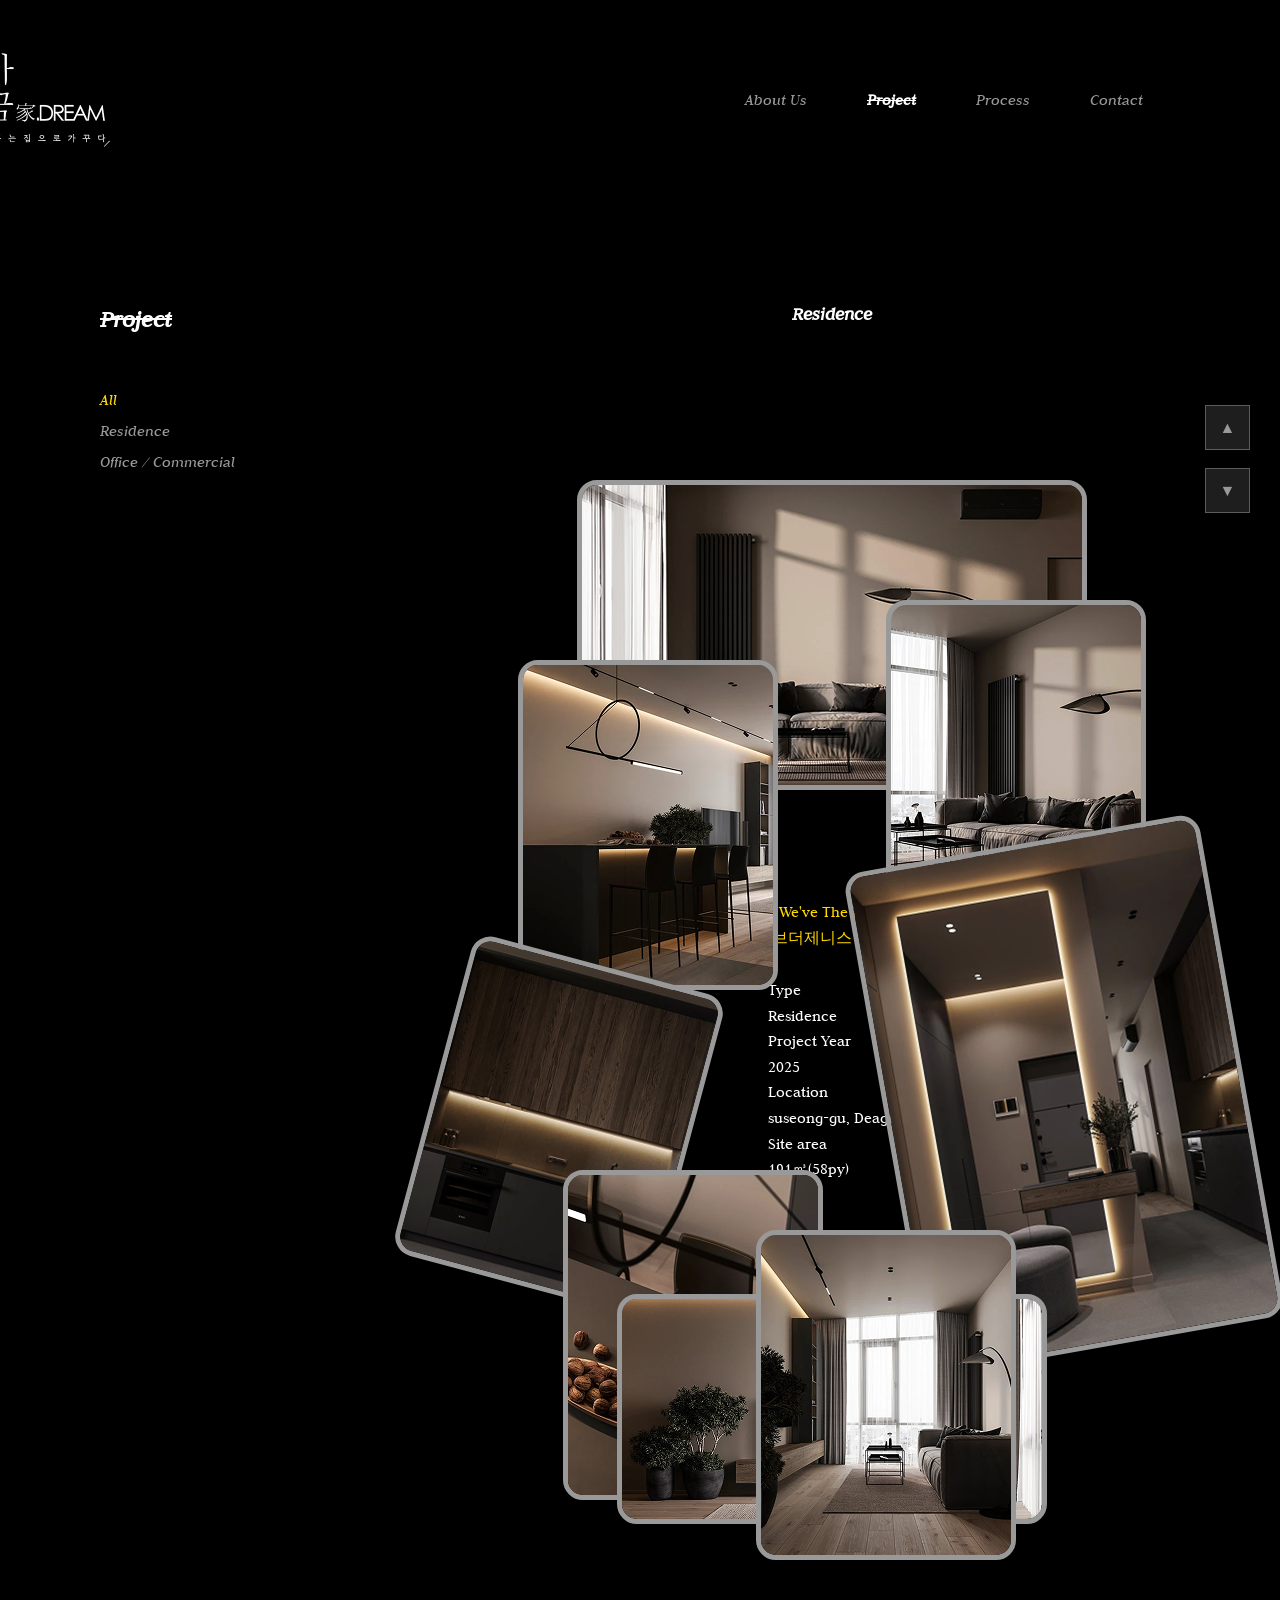
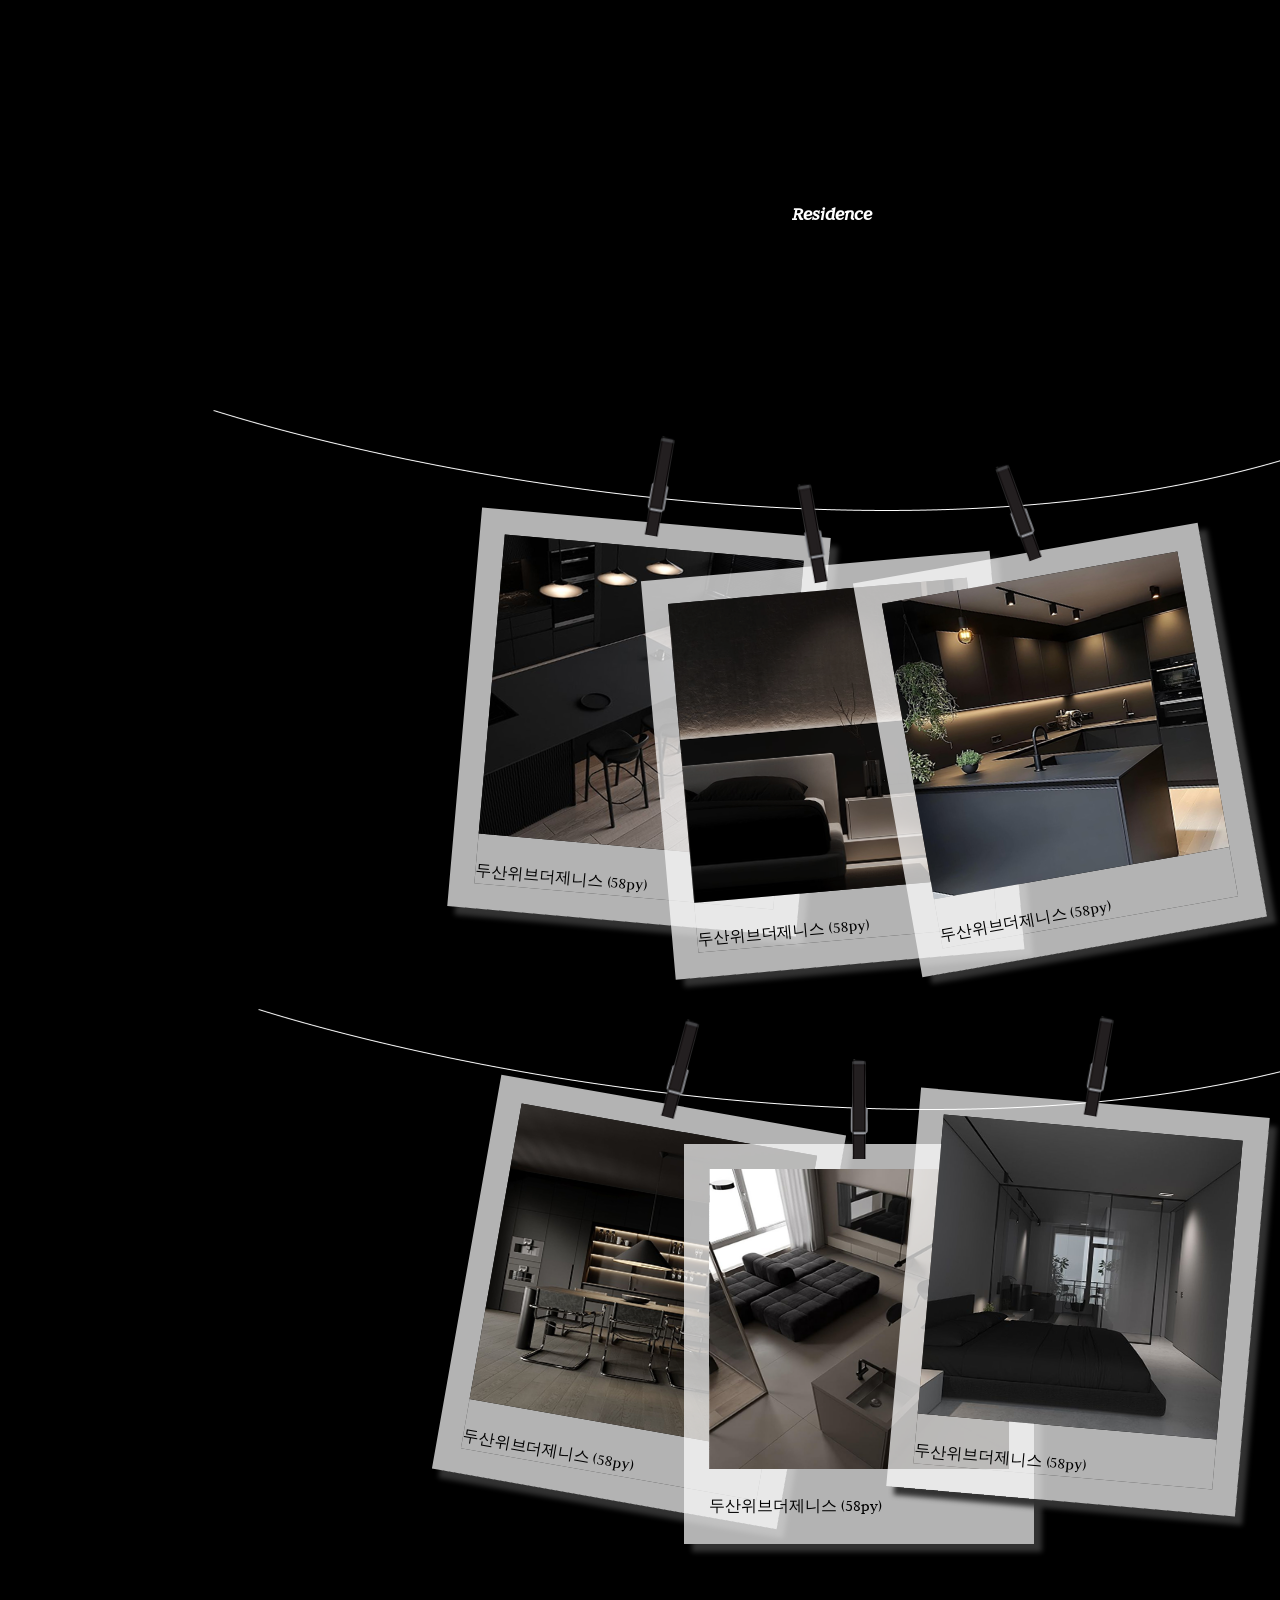
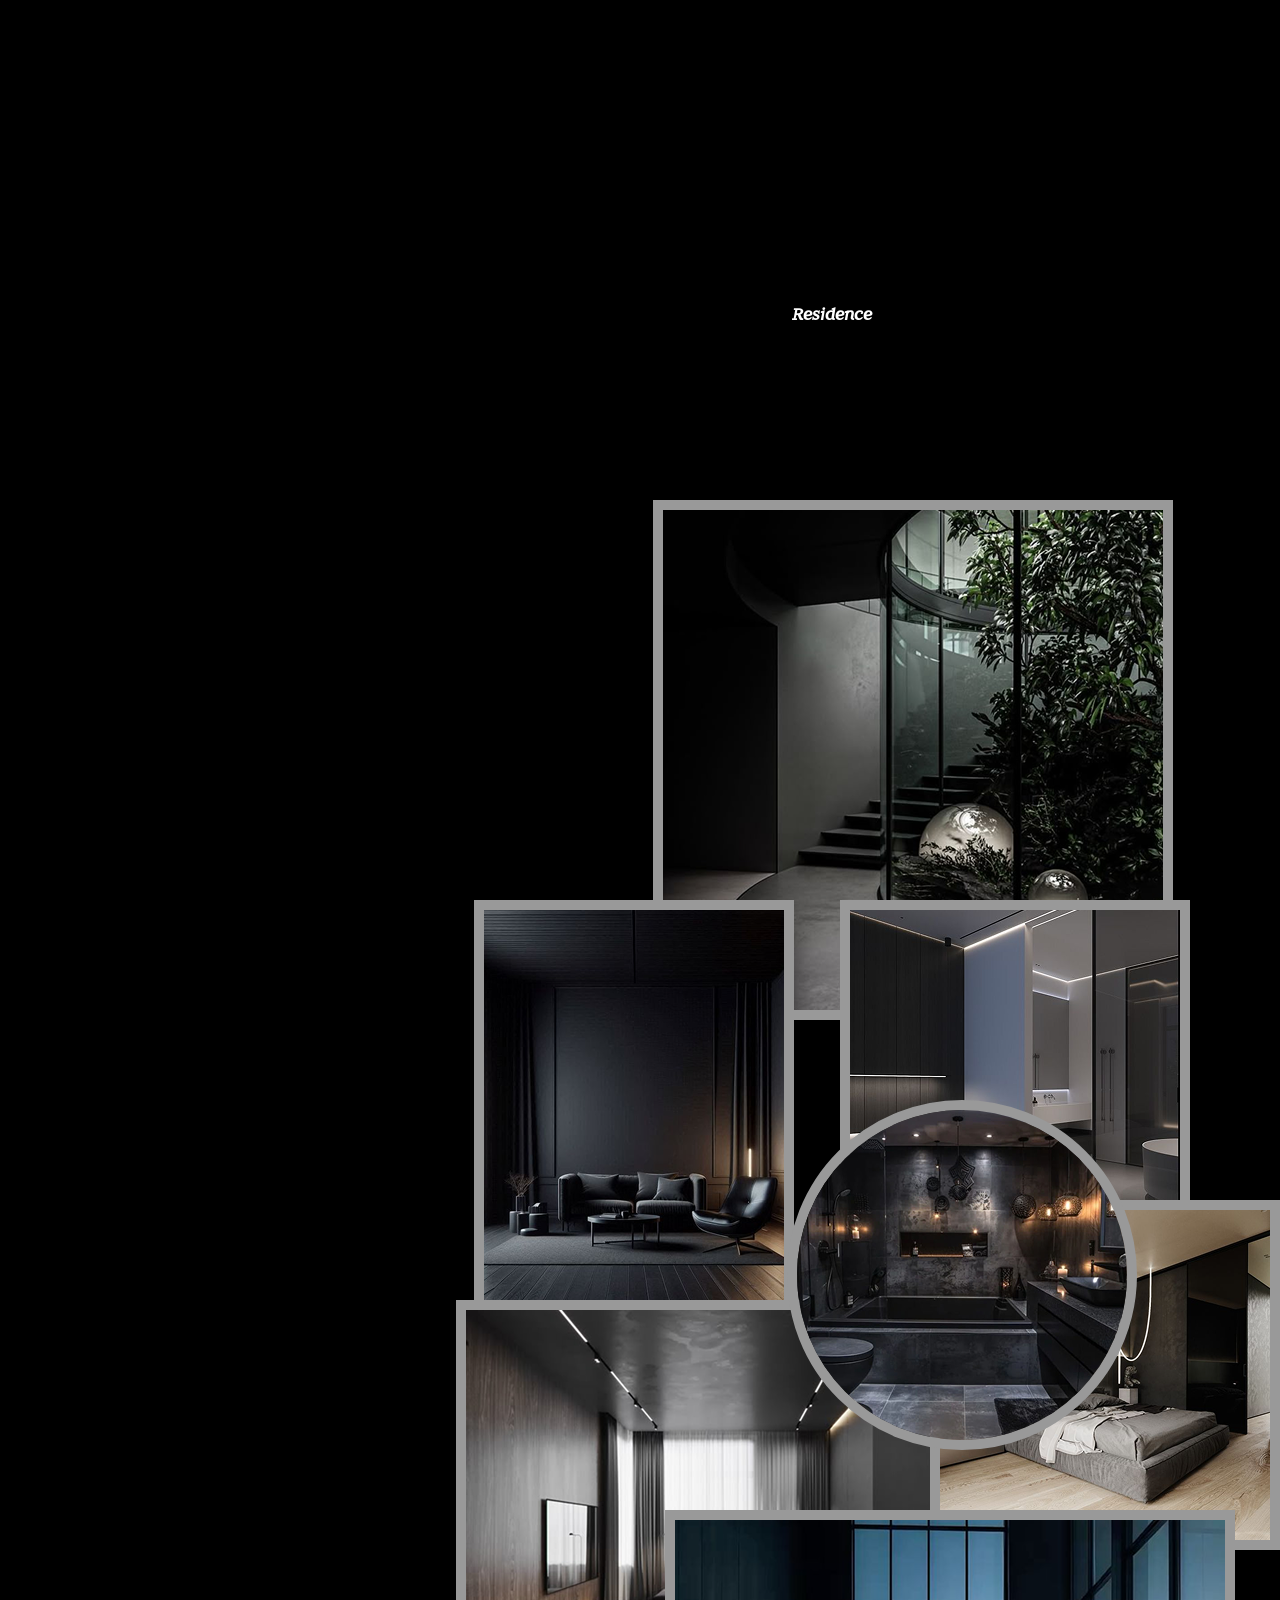
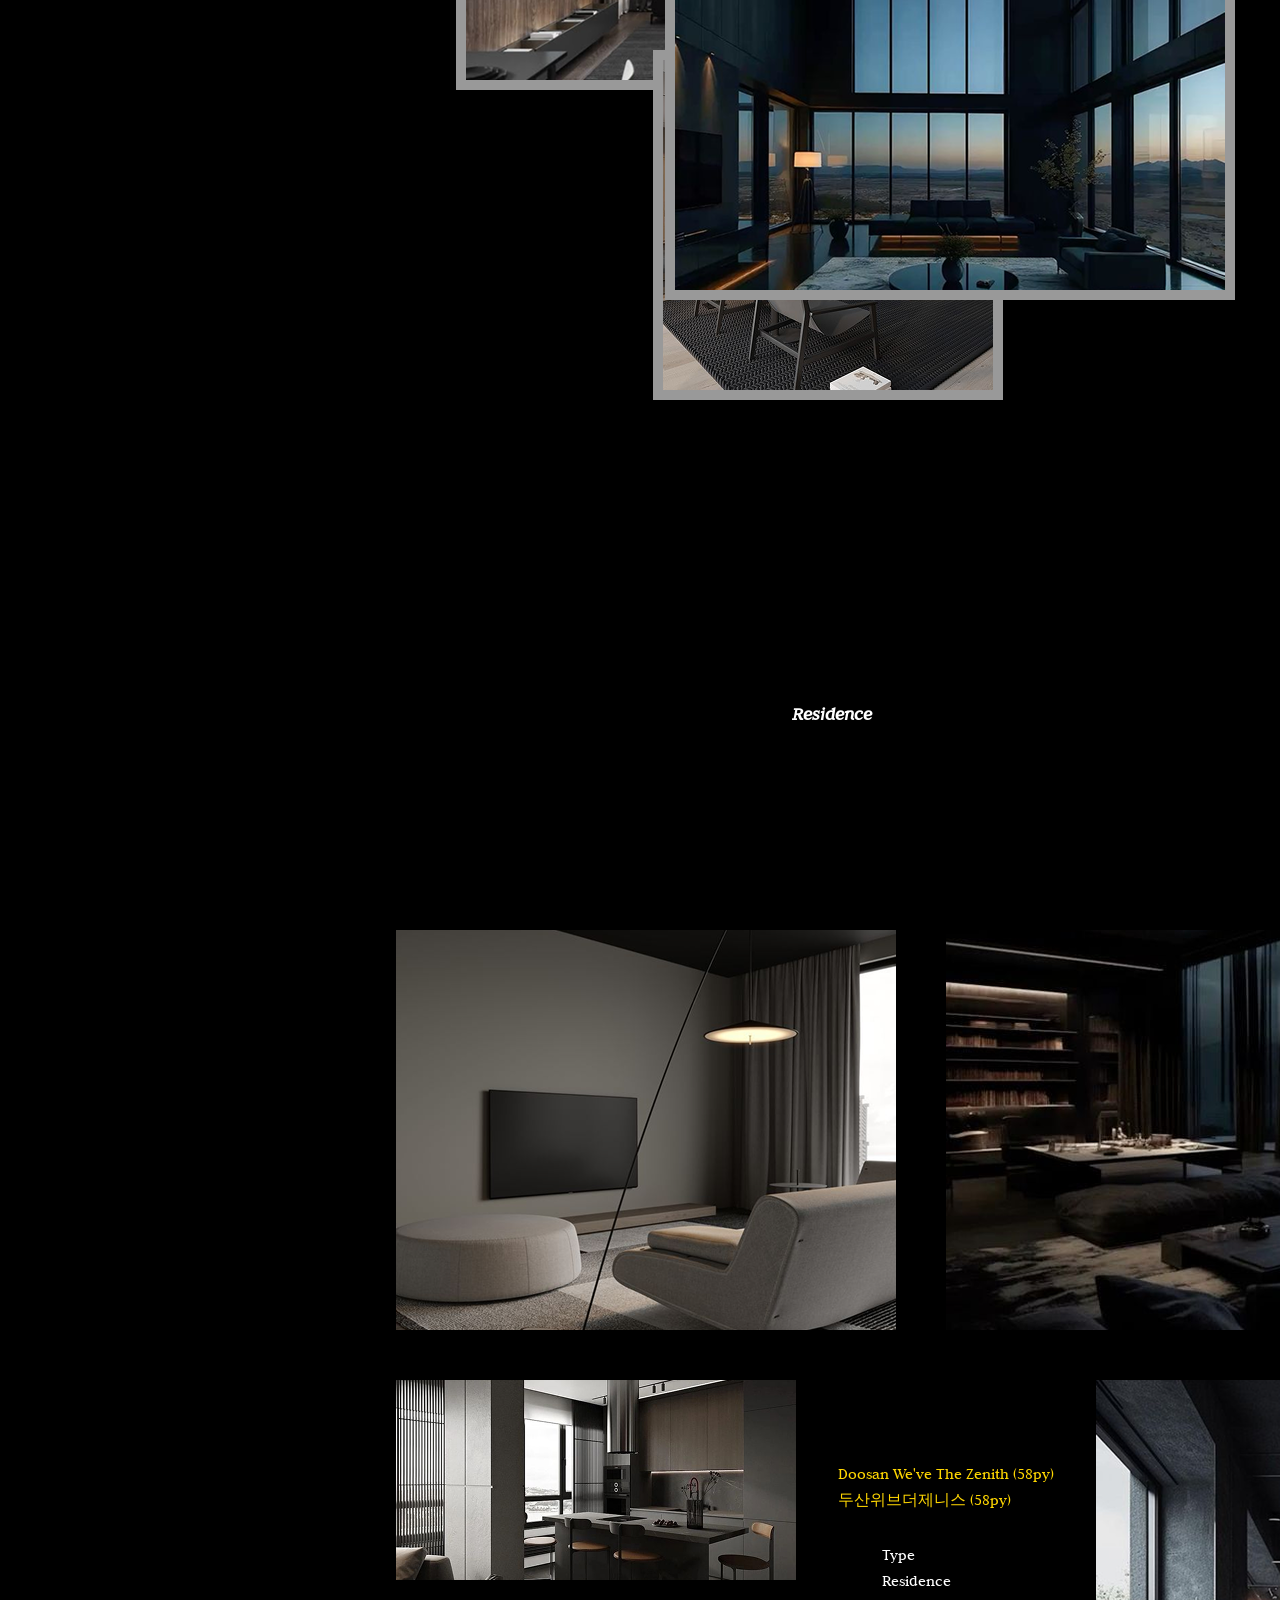
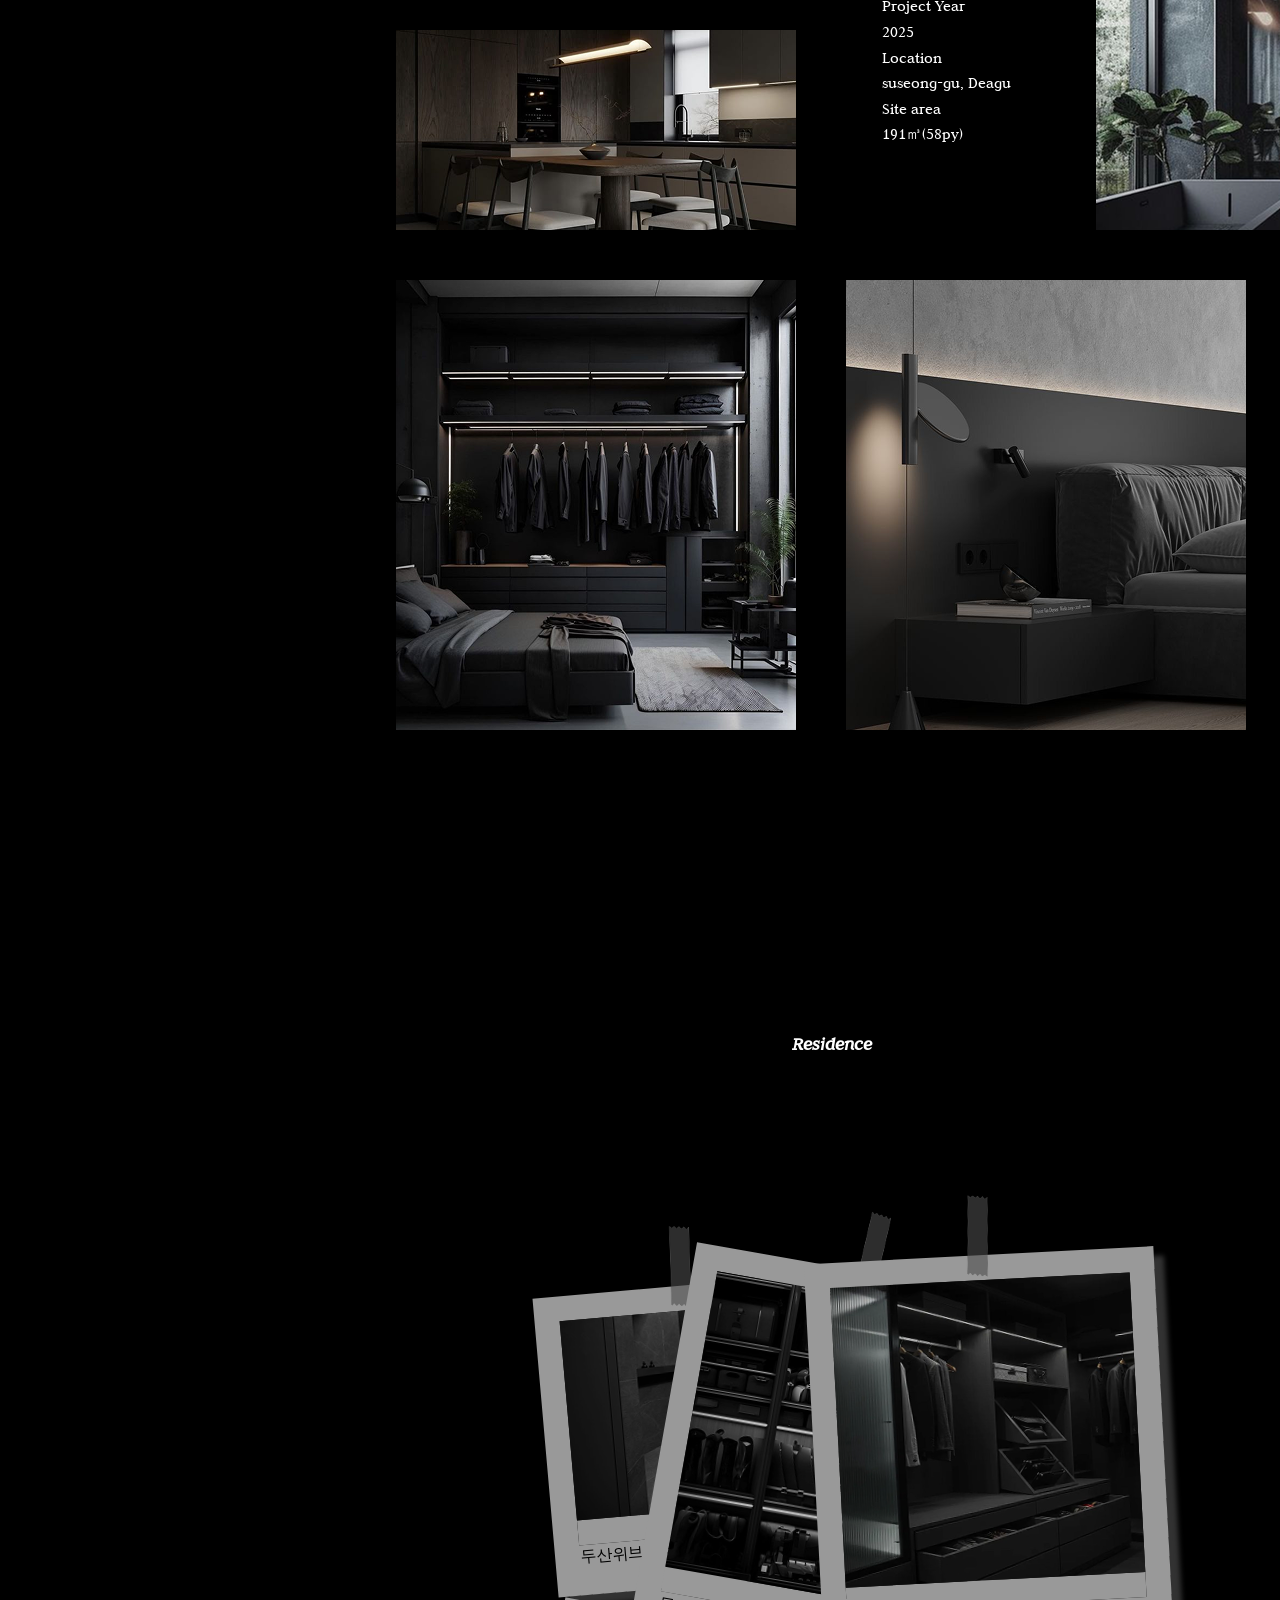
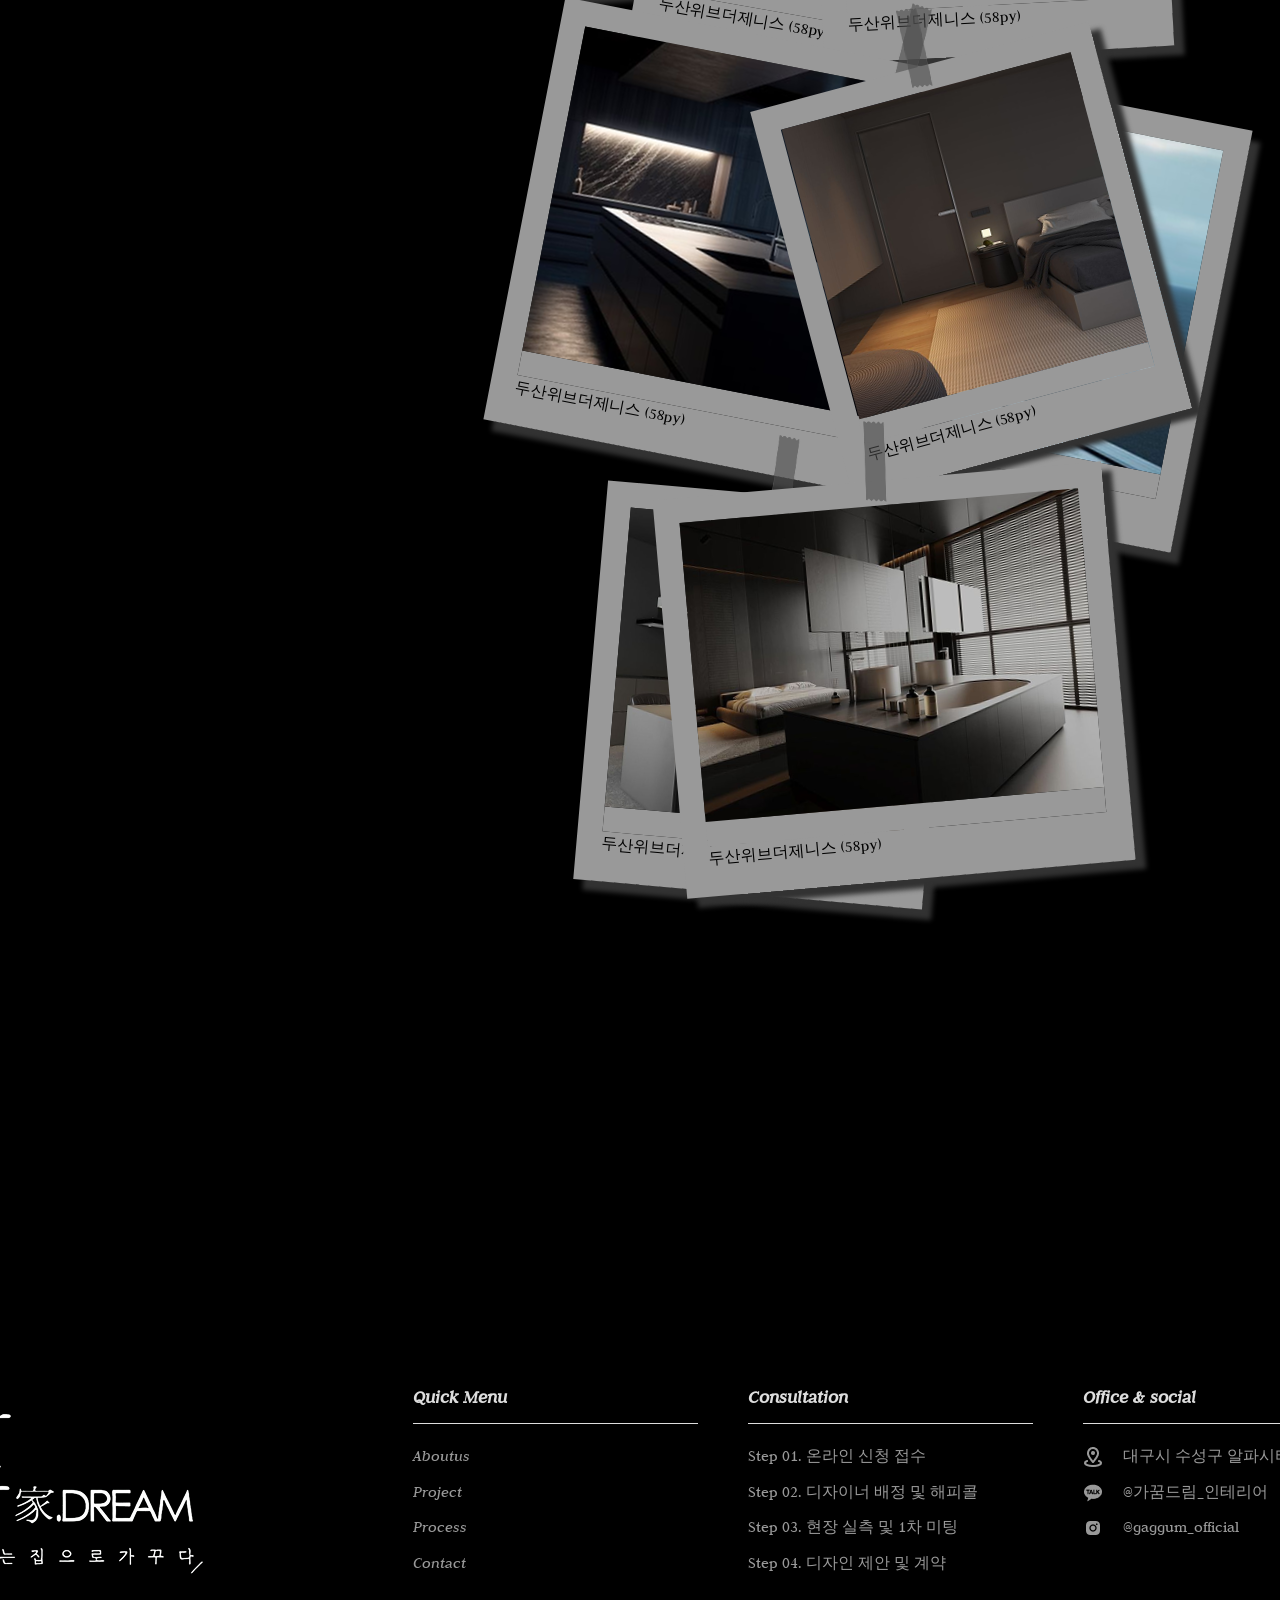
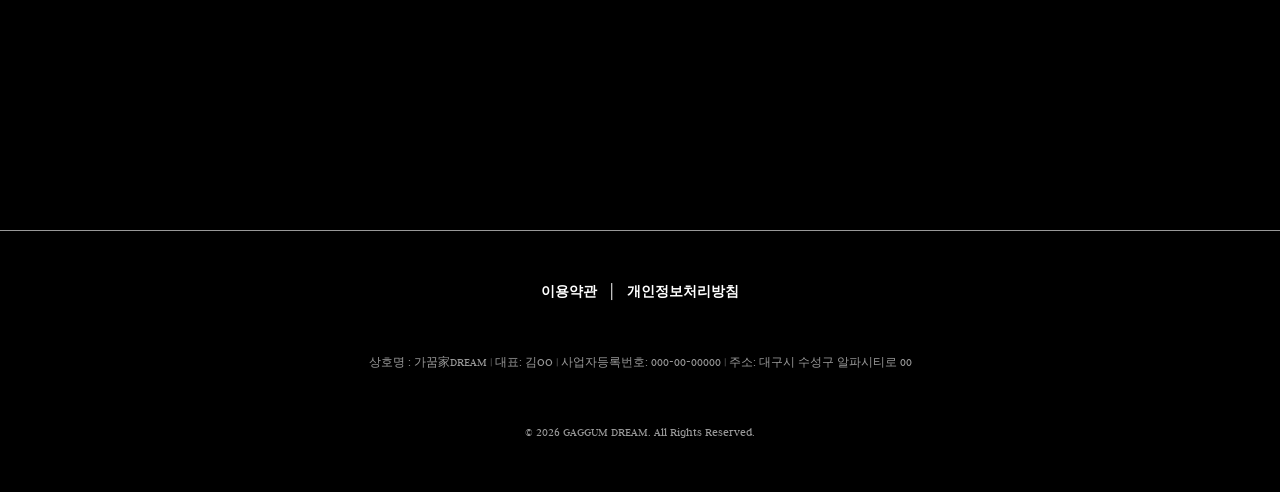
<file: gakkum/html/sub02.html>
<!DOCTYPE html>
<html lang="ko">
<head>
  <meta charset="UTF-8">
  <meta name="viewport" content="width=device-width, initial-scale=1.0">
  <title>Project</title>
  <link rel="preconnect" href="https://fonts.googleapis.com">
  <link rel="preconnect" href="https://fonts.gstatic.com" crossorigin>
  <link rel="stylesheet" href="https://fonts.googleapis.com/css2?family=Judson:ital,wght@0,400;0,700;1,400&display=swap">
  <link rel="stylesheet" href="../css/sub02.css">
</head>
<body>
  <!--헤더, 메인 영역-->
  <section class="header" id="top">
    <header>
    <div id="logo"><a href="../html/gaggum-main.html"><img src="../img/main/logo.png" alt="브랜드로고"></a></div>
    <div class="nav">
      <ul>
        <li><a href="../html/sub01.html">About Us</a></li>
        <li><a href="../html/sub02.html">Project</a></li>
        <li><a href="../html/sub03.html">Process</a></li>
        <li><a href="../html/sub04.html">Contact</a></li>
      </ul>
  </header>
  </section>
  <!--섹션 영역-->
  <section class="page">
    <!--aside-->
    <aside class="quick">
      <h2>Project</h2>
      <ul>
        <li><a href="#">All</a></li>
        <li><a href="#">Residence</a></li>
        <li><a href="#">Office / Commercial</a></li>
      </ul>
    </aside>

    <!--article-->
    <article class="project">
      <!--첫번째 박스-->
      <div class="imgbox1">
        <h1>Residence</h1>
        <div class="text1">
          <p>Doosan We've The Zenith (58py)</p>
          <p>두산위브더제니스 (58py)</p>
        </div>
        <div class="text2">
          <ul>
            <li>Type</li>
            <li>Residence</li>
            <li>Project Year</li>
            <li>2025</li>
            <li>Location</li>
            <li>suseong-gu, Deagu</li>
            <li>Site area</li>
            <li>191㎥(58py)</li>
          </ul>
        </div>

        <a href="../html/detail.html"><img src="../img/sub02/1-1.png" alt="거실 이미지"></a>
        <a href="../html/detail.html"><img src="../img/sub02/1-2.png" alt="주방 이미지"></a>
        <a href="../html/detail.html"><img src="../img/sub02/1-3.png" alt="거실 이미지"></a>
        <a href="../html/detail.html"><img src="../img/sub02/1-4.png" alt="주방 이미지"></a>
        <a href="../html/detail.html"><img src="../img/sub02/1-5.png" alt="현관 이미지"></a>
        <a href="../html/detail.html"><img src="../img/sub02/1-6.png" alt="주방 이미지"></a>
        <a href="../html/detail.html"><img src="../img/sub02/1-7.png" alt="거실 이미지"></a>
        <a href="../html/detail.html"><img src="../img/sub02/1-8.png" alt="거실 이미지"></a>
      </div>

      <!--두번째 박스-->
      <div class="imgbox2">
        <h1>Residence</h1>
        <div class="imgbox2-1">
          <img src="../img/sub02/line.png" alt="곡선 이미지" class="line1">

          <div class="card1" id="card">
            <a href="../html/detail.html">
              <img src="../img/sub02/2-1.png" alt="인테리어 미리보기">
              <p>두산위브더제니스 (58py)</p>
            </a>
          </div>

          <div class="card2" id="card">
            <a href="../html/detail.html">
              <img src="../img/sub02/2-2.png" alt="인테리어 미리보기">
              <p>두산위브더제니스 (58py)</p>
            </a>
          </div>

          <div class="card3" id="card">
            <a href="../html/detail.html">
              <img src="../img/sub02/2-3.png" alt="인테리어 미리보기">
              <p>두산위브더제니스 (58py)</p>
            </a>
          </div>
        </div>

        <div class="imgbox2-2">
          <img src="../img/sub02/line.png" alt="곡선 이미지" class="line2">

          <div class="card4" id="card">
            <a href="../html/detail.html">
              <img src="../img/sub02/2-4.png" alt="인테리어 미리보기">
              <p>두산위브더제니스 (58py)</p>
            </a>
          </div>

          <div class="card5" id="card">
            <a href="../html/detail.html">
              <img src="../img/sub02/2-5.png" alt="인테리어 미리보기">
              <p>두산위브더제니스 (58py)</p>
            </a>
          </div>

          <div class="card6" id="card">
            <a href="../html/detail.html">
              <img src="../img/sub02/2-6.png" alt="인테리어 미리보기">
              <p>두산위브더제니스 (58py)</p>
            </a>
          </div>
        </div>
      </div>


      <!--세번째 박스-->
      <div class="imgbox3">
        <h1>Residence</h1>

        <a href="../html/detail.html">
          <img src="../img/sub02/3-1.png" alt="인테리어 미리보기">
          <p>두산위브더제니스 (58py)</p>
        </a>

        <a href="../html/detail.html">
          <img src="../img/sub02/3-2.png" alt="인테리어 미리보기">
          <p>두산위브더제니스 (58py)</p>
        </a>

        <a href="../html/detail.html">
          <img src="../img/sub02/3-3.png" alt="인테리어 미리보기">
          <p>두산위브더제니스 (58py)</p>
        </a>

        <a href="../html/detail.html">
          <img src="../img/sub02/3-4.png" alt="인테리어 미리보기">
          <p>두산위브더제니스 (58py)</p>
        </a>

        <a href="../html/detail.html">
          <img src="../img/sub02/3-5.png" alt="인테리어 미리보기">
          <p>두산위브더제니스 (58py)</p>
        </a>

        <a href="../html/detail.html">
          <img src="../img/sub02/3-6.png" alt="인테리어 미리보기">
          <p>두산위브더제니스 (58py)</p>
        </a>

        <a href="../html/detail.html">
          <img src="../img/sub02/3-7.png" alt="인테리어 미리보기">
          <p>두산위브더제니스 (58py)</p>
        </a>

        <a href="../html/detail.html">
          <img src="../img/sub02/3-8.png" alt="인테리어 미리보기">
          <p>두산위브더제니스 (58py)</p>
        </a>
      </div>

      <!--네번째 박스-->
      <div class="imgbox4">
        <h1>Residence</h1>

        <div class="wrap">
          <a href="../html/detail.html" class="a1">
            <img src="../img/sub02/4-1.png" alt="인테리어 미리보기">
          </a>

          <a href="../html/detail.html" class="a2">
            <img src="../img/sub02/4-2.png" alt="인테리어 미리보기">
          </a>

          <a href="../html/detail.html" class="a3">
            <img src="../img/sub02/4-3.png" alt="인테리어 미리보기">
          </a>

          <a href="../html/detail.html" class="a4">
            <img src="../img/sub02/4-4.png" alt="인테리어 미리보기">
          </a>

          <div class="textbox">
            <div class="text1">
              <p>Doosan We've The Zenith (58py)</p>
              <p>두산위브더제니스 (58py)</p>
            </div>
            <div class="text2">
              <ul>
                <li>Type</li>
                <li>Residence</li>
                <li>Project Year</li>
                <li>2025</li>
                <li>Location</li>
                <li>suseong-gu, Deagu</li>
                <li>Site area</li>
                <li>191㎥(58py)</li>
              </ul>
            </div>
          </div>

          <a href="../html/detail.html" class="a5">
            <img src="../img/sub02/4-5.png" alt="인테리어 미리보기">
          </a>

          <a href="../html/detail.html" class="a6">
            <img src="../img/sub02/4-6.png" alt="인테리어 미리보기">
          </a>

          <a href="../html/detail.html" class="a7">
            <img src="../img/sub02/4-7.png" alt="인테리어 미리보기">
          </a>

          <a href="../html/detail.html" class="a8">
            <img src="../img/sub02/4-8.png" alt="인테리어 미리보기">
          </a>

          <a href="../html/detail.html" class="a9">
            <img src="../img/sub02/4-9.png" alt="인테리어 미리보기">
          </a>
        </div>
      </div>

      <!--다섯번째 박스-->
      <div class="imgbox5">
        <h1>Residence</h1>
         <!--첫번째 줄-->
        <a href="../html/detail.html">
          <img src="../img/sub02/5-1.png" alt="인테리어 미리보기">
          <p>두산위브더제니스 (58py)</p>
        </a>

        <a href="../html/detail.html">
          <img src="../img/sub02/5-2.png" alt="인테리어 미리보기">
          <p>두산위브더제니스 (58py)</p>
        </a>

        <a href="../html/detail.html">
          <img src="../img/sub02/5-3.png" alt="인테리어 미리보기">
          <p>두산위브더제니스 (58py)</p>
        </a>
        <!--두번째 줄-->
        <a href="../html/detail.html">
          <img src="../img/sub02/5-4.png" alt="인테리어 미리보기">
          <p>두산위브더제니스 (58py)</p>
        </a>

        <a href="../html/detail.html">
          <img src="../img/sub02/5-5.png" alt="인테리어 미리보기">
          <p>두산위브더제니스 (58py)</p>
        </a>

        <a href="../html/detail.html">
          <img src="../img/sub02/5-6.png" alt="인테리어 미리보기">
          <p>두산위브더제니스 (58py)</p>
        </a>

        <a href="../html/detail.html">
          <img src="../img/sub02/5-7.png" alt="인테리어 미리보기">
          <p>두산위브더제니스 (58py)</p>
        </a>
      </div>
    </article>
    <a href="#top" class="scroll-top">▲</a>
    <a href="#bottom" class="scroll-bottom">▼</a>
  </section>

  <!--푸터영역-->
  <section class="f-top" id="bottom">
    <div class="logo">
      <a href="../html/gaggum-main.html"><img src="../img/main/logo.png" alt="로고 이미지"></a>
    </div>
    <article class="menu">
      <div class="quick">
        <h3>Quick Menu</h3>
        <ul>
          <li><a href="../html/sub01.html">Aboutus</a></li>
          <li><a href="../html/sub02.html">Project</a></li>
          <li><a href="../html/sub03.html">Process</a></li>
          <li><a href="../html/sub04.html">Contact</a></li>
        </ul>
      </div>
      
      <div class="consultation">
        <h3>Consultation</h3>
        <ul>
          <li>Step 01. 온라인 신청 접수</li>
          <li>Step 02. 디자이너 배정 및 해피콜</li>
          <li>Step 03. 현장 실측 및 1차 미팅</li>
          <li>Step 04. 디자인 제안 및 계약</li>
        </ul>
      </div>

      <div class="social">
        <h3>Office & social</h3>
        <ul>
          <li><a href="#">
            <img src="../img/main/foticon1.png" alt="아이콘">
            <p>대구시 수성구 알파시티로 00</p>
          </a></li>
          <li><a href="#">
            <img src="../img/main/foticon2.png" alt="아이콘">
            <p>@가꿈드림_인테리어</p>
          </a></li>
          <li><a href="#">
            <img src="../img/main/foticon3.png" alt="아이콘">
            <p>@gaggum_official</p>
          </a></li>
          <li>　</li>
        </ul>
      </div>
    </article>
  </section>
  <section class="f-bot">
      <ul>
        <li><a href="">이용약관</a></li>
        <li>│</li>
        <li><a href="">개인정보처리방침</a></li>
      </ul>
      <p>상호명 : 가꿈家DREAM | 대표: 김OO | 사업자등록번호: 000-00-00000 | 주소: 대구시 수성구 알파시티로 00</p>
      <p>© 2026 GAGGUM DREAM. All Rights Reserved.</p>
  </section>

  <!--script-->
  <script>
  window.addEventListener('scroll', () => {
  const scrollY = window.scrollY;
  document.querySelector('.scroll-top').style.bottom = (50 - scrollY * 0.0005) + '%';
  document.querySelector('.scroll-bottom').style.bottom = (43 - scrollY * 0.0005) + '%';
});
  </script>
</body>
</html>
</file>
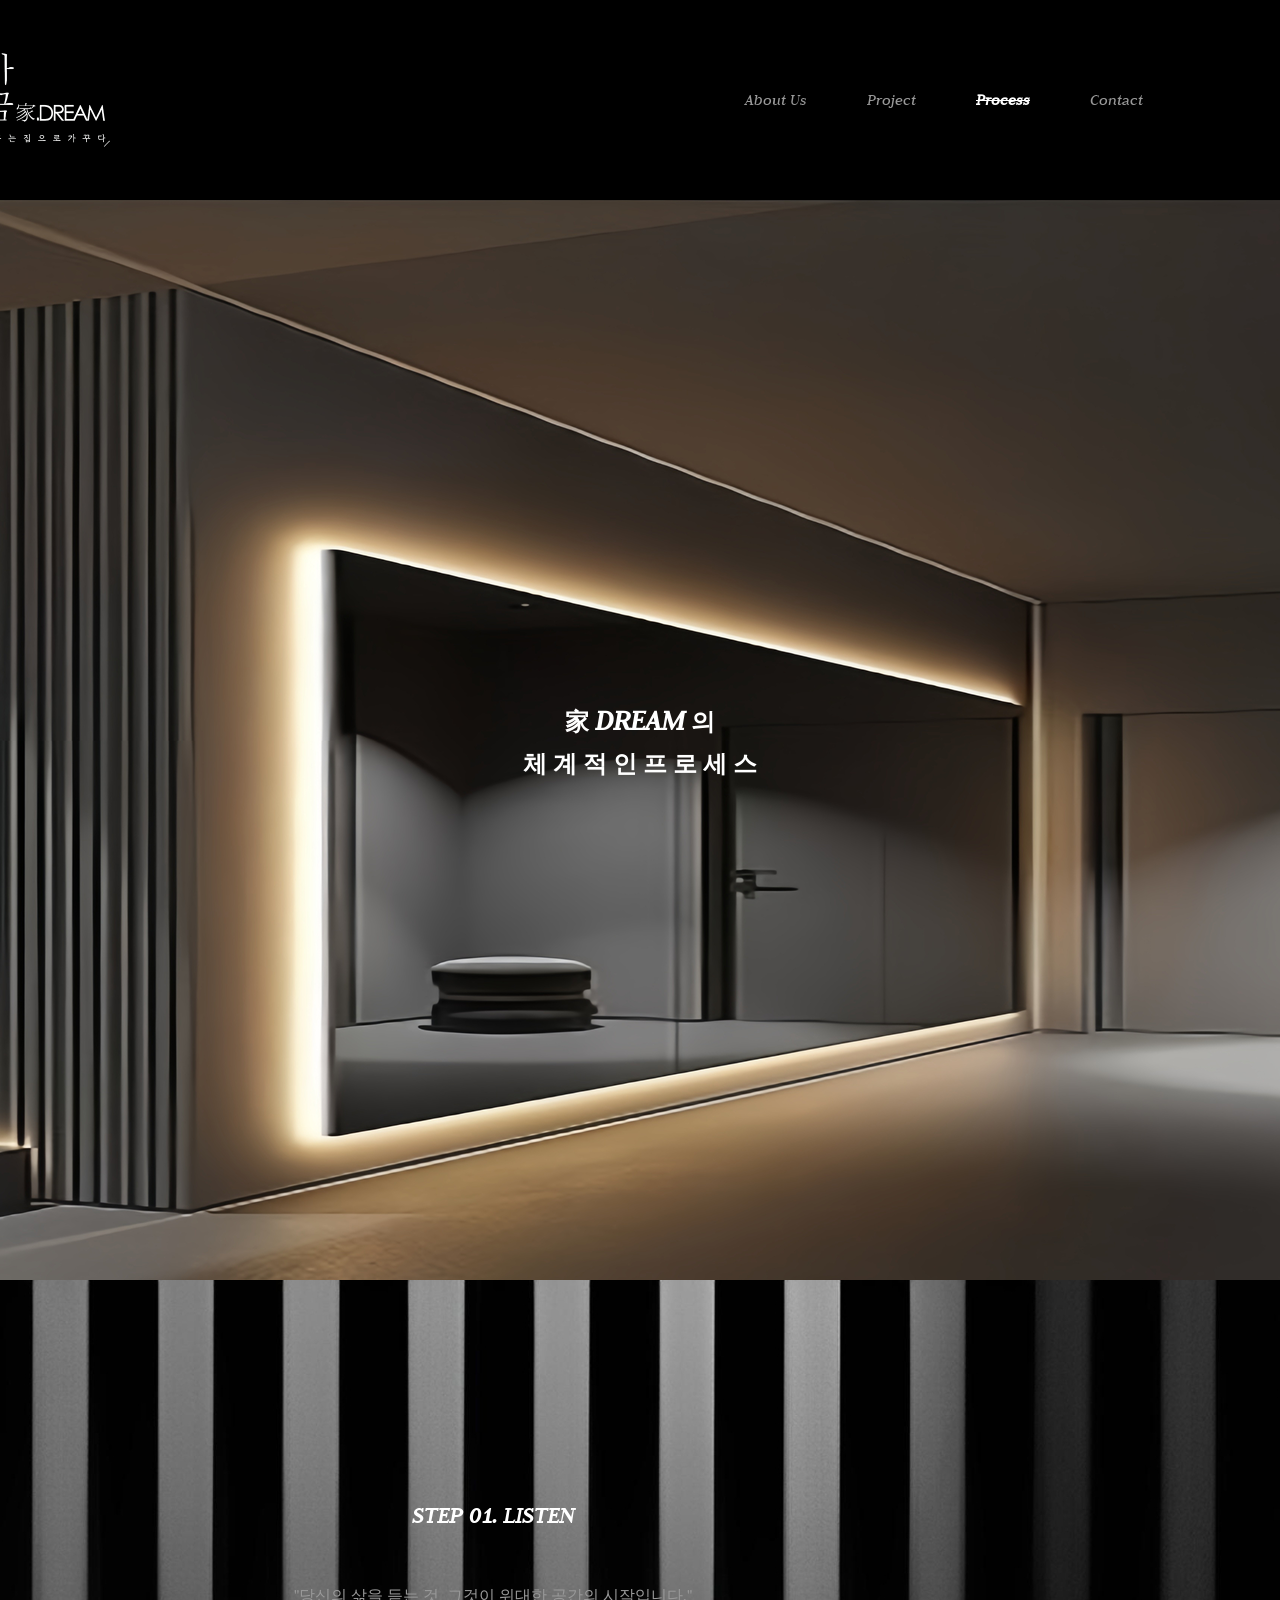
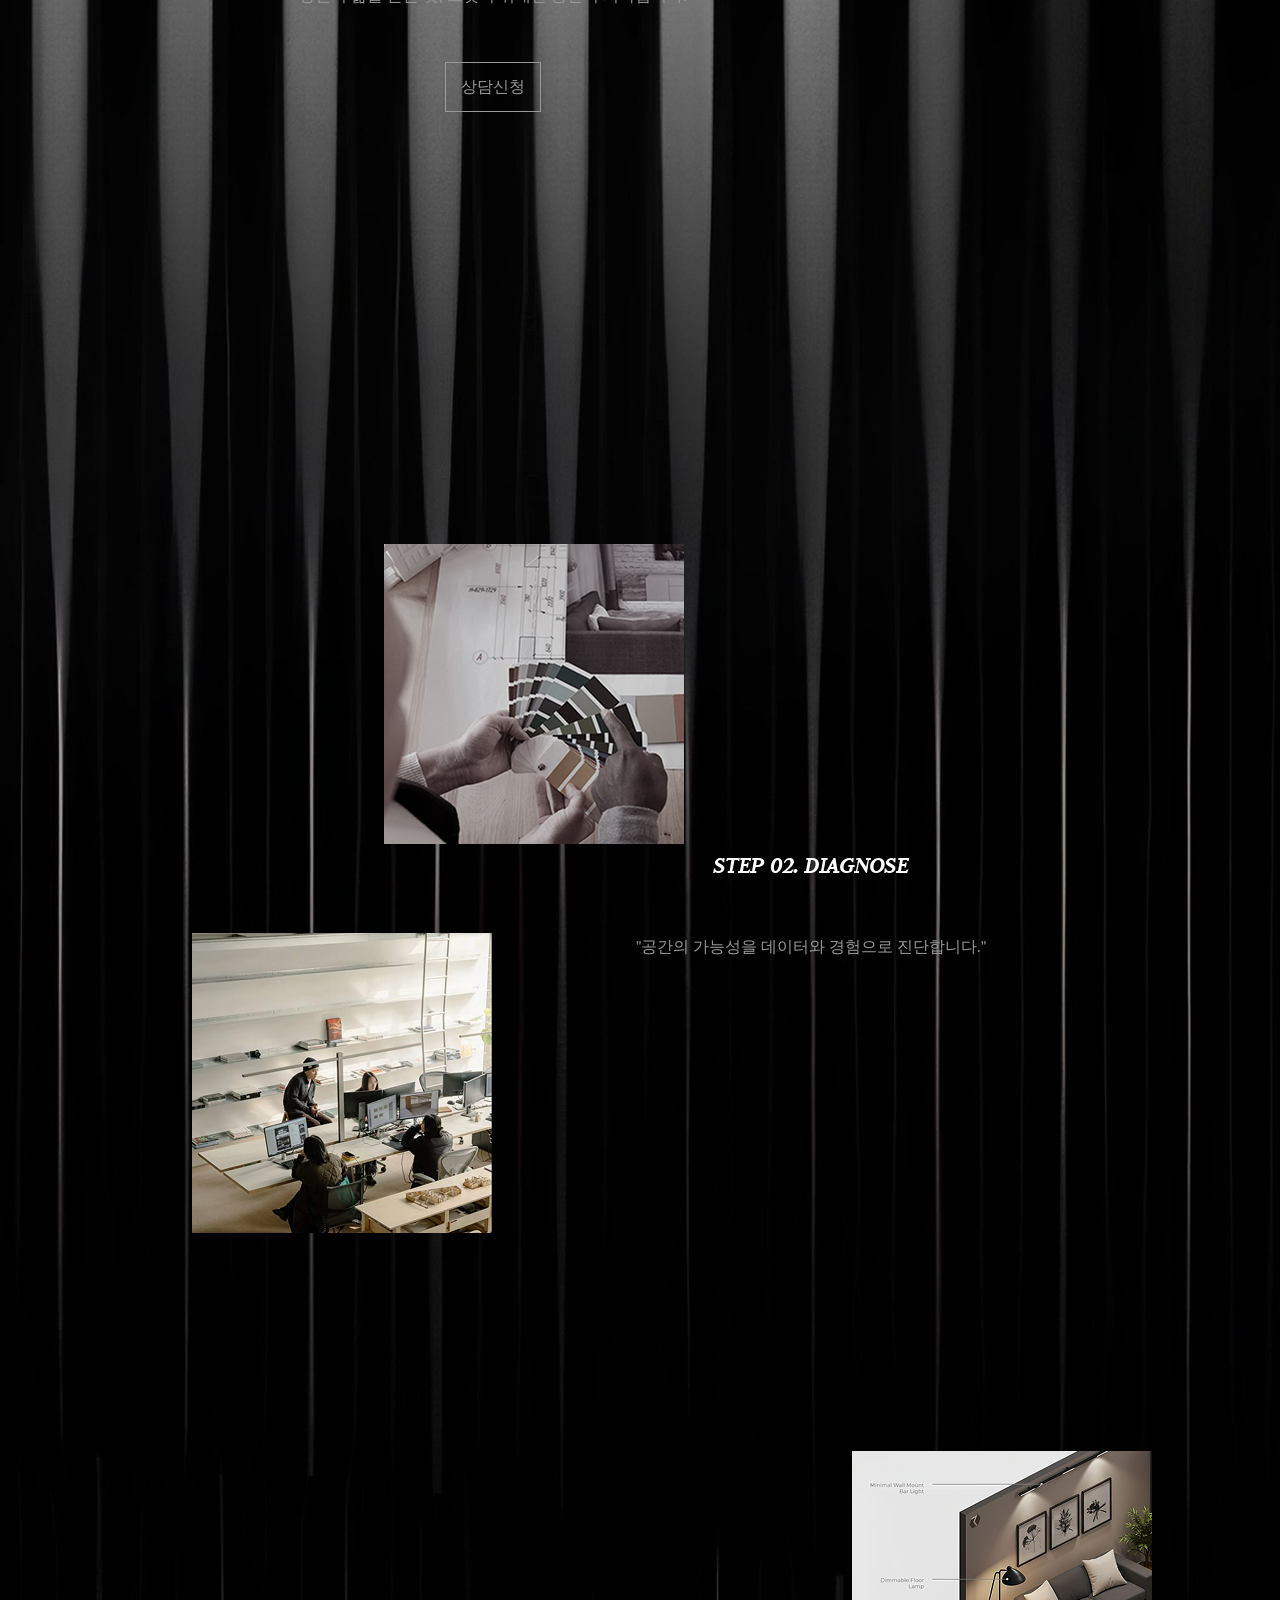
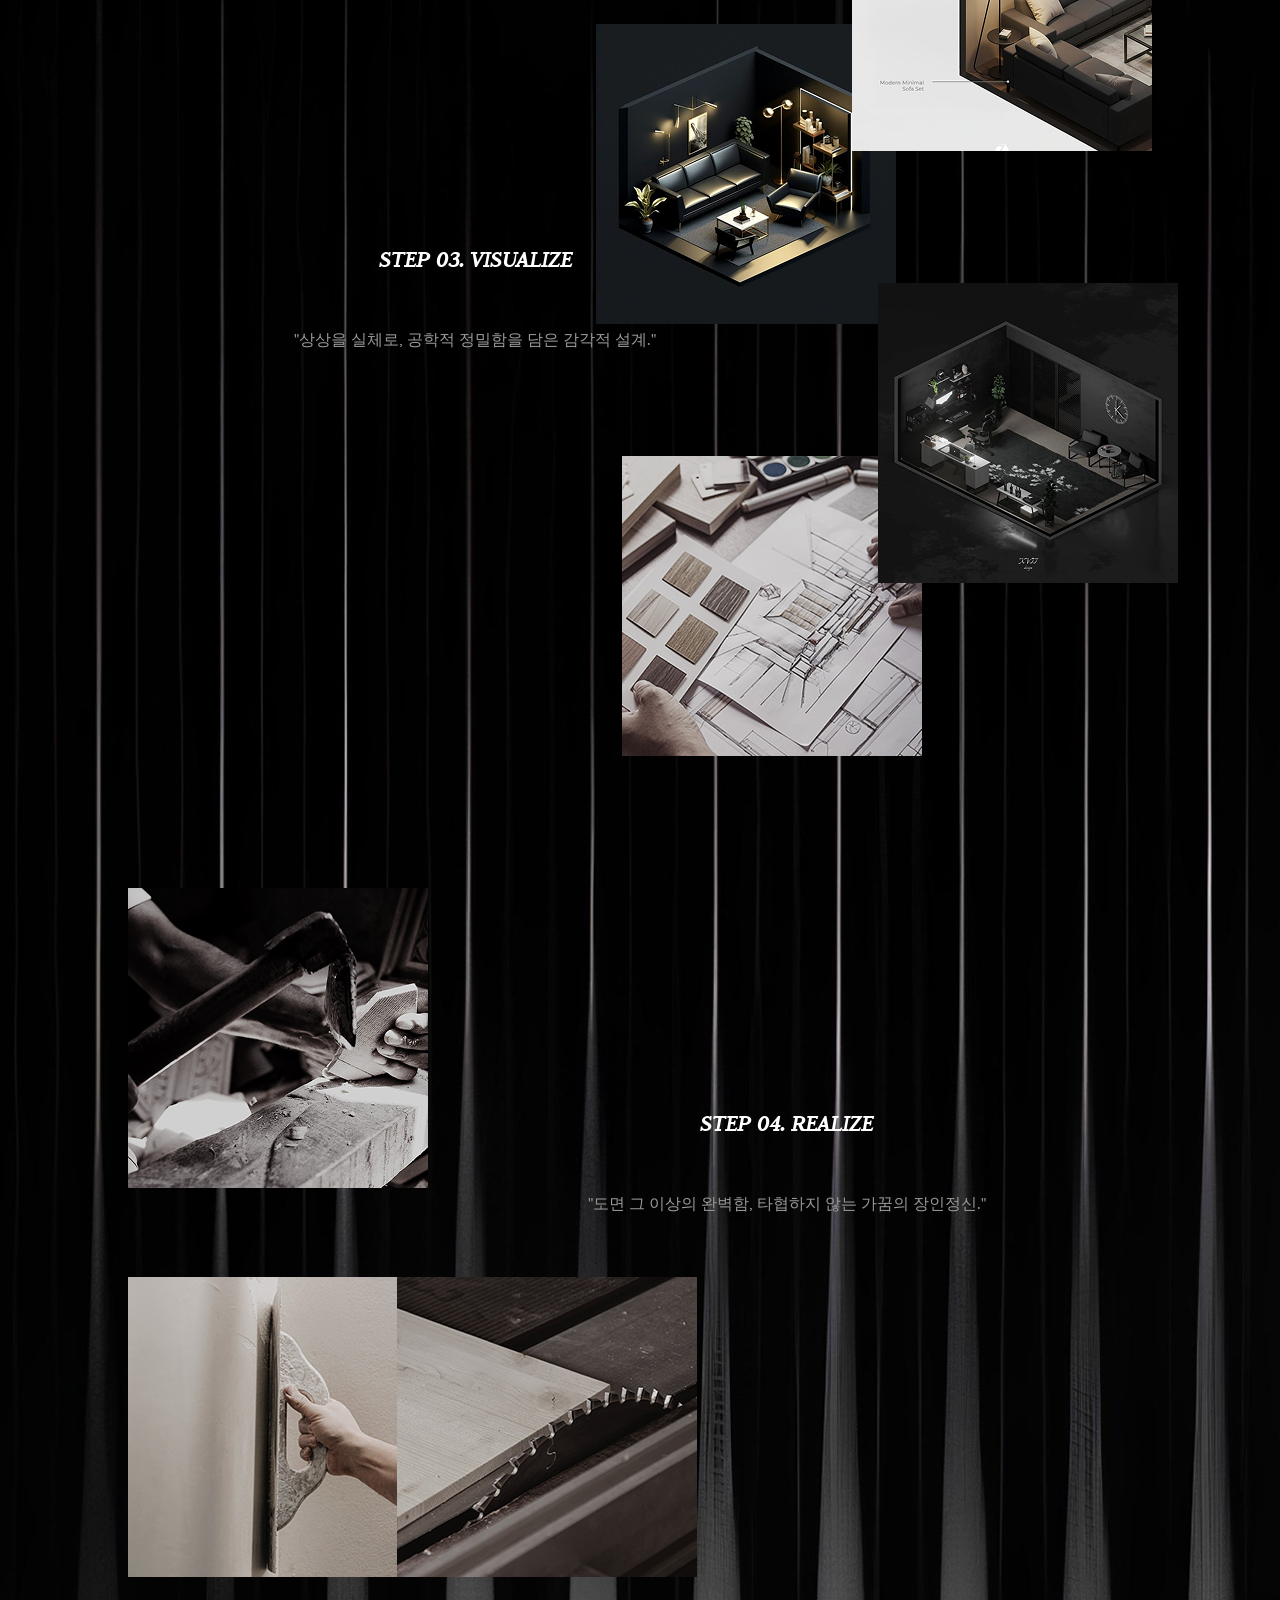
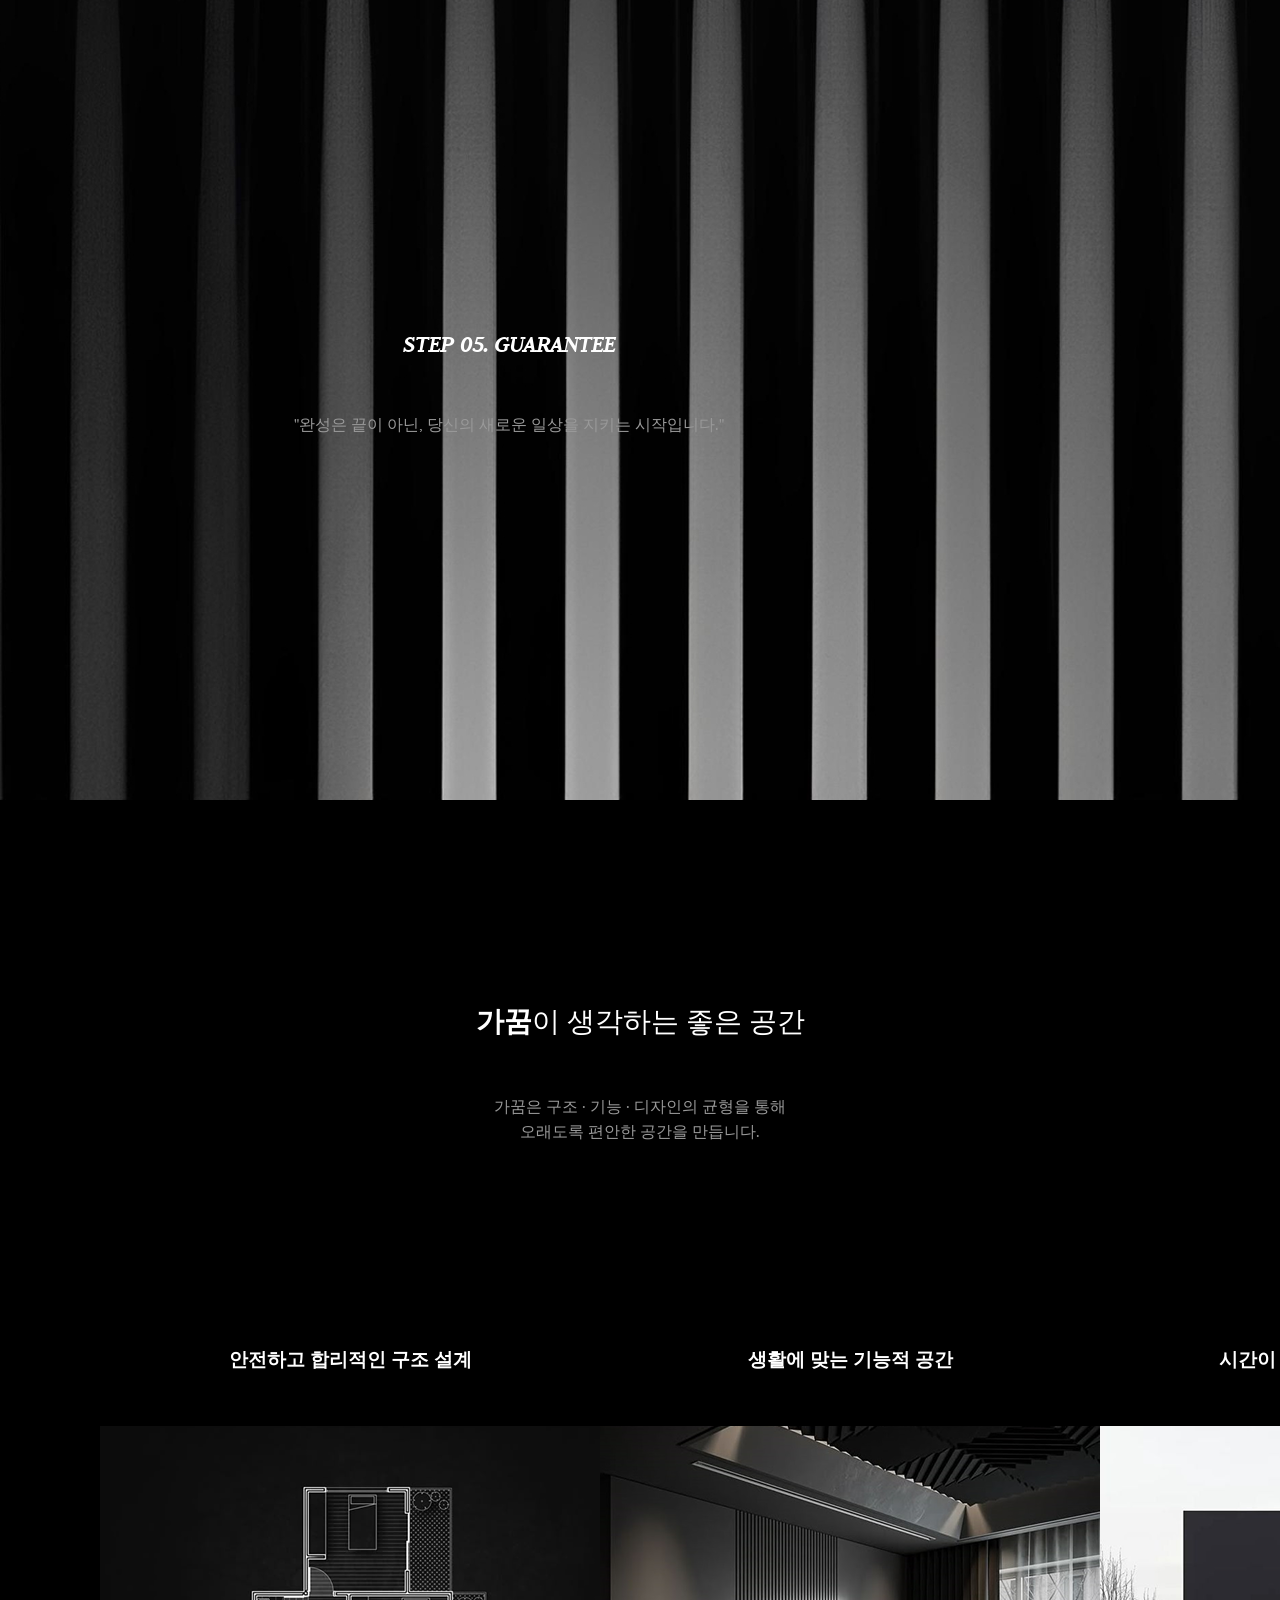
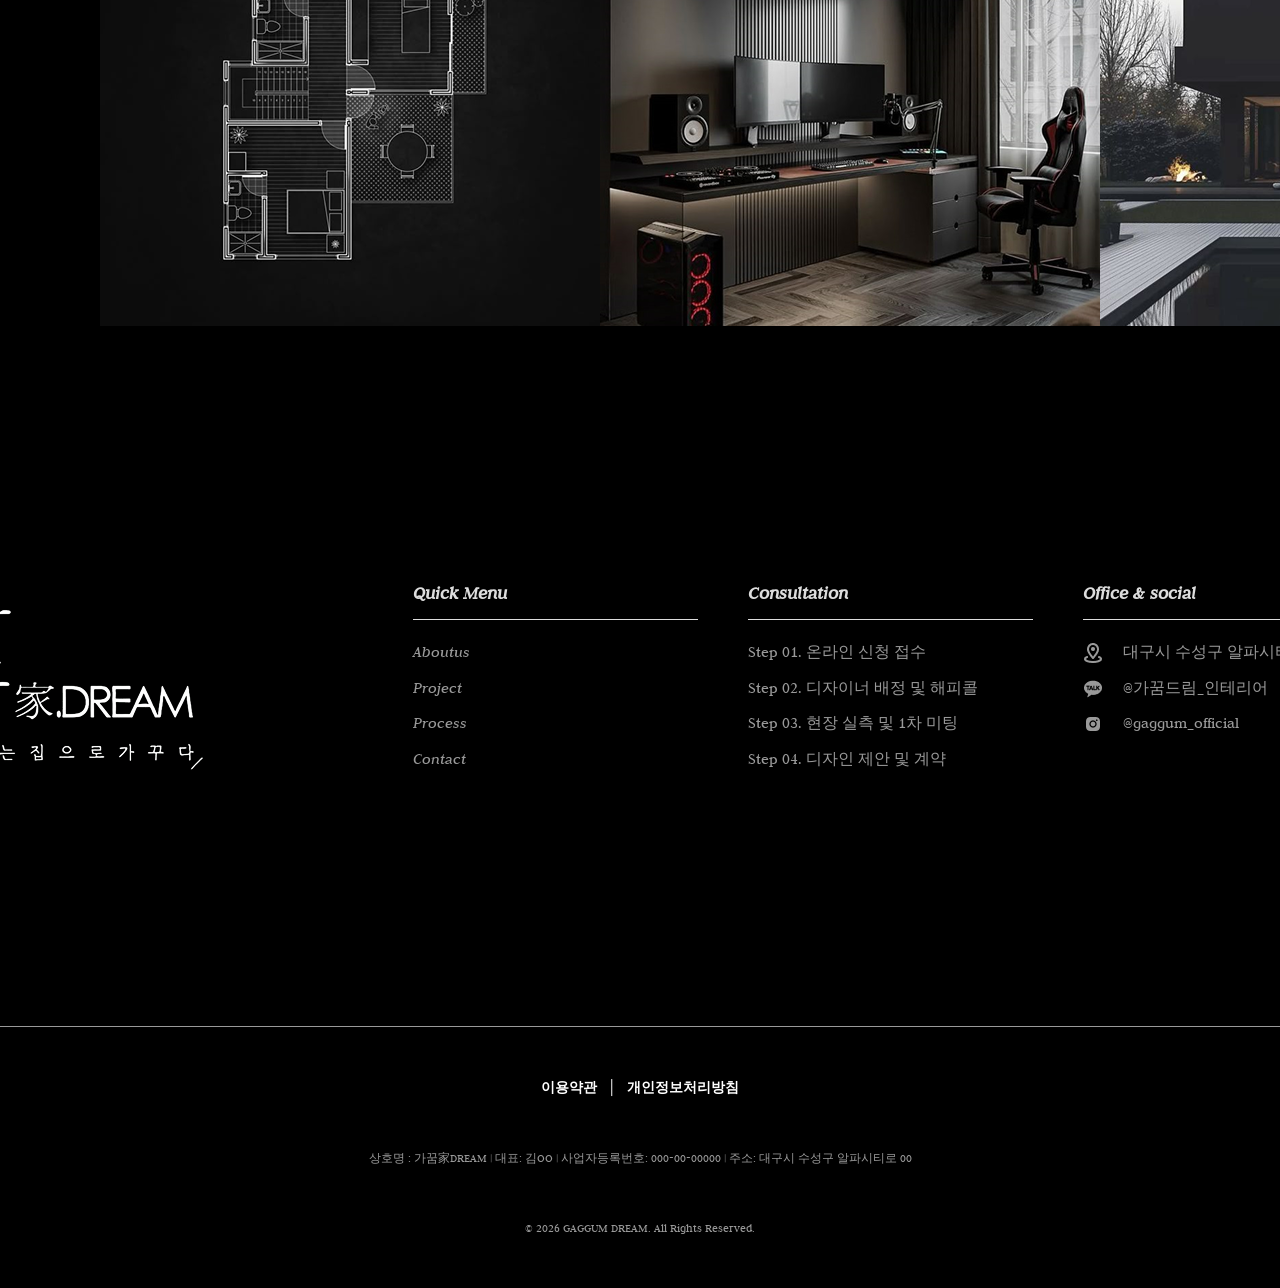
<file: gakkum/html/sub03.html>
<!DOCTYPE html>
<html lang="ko">
<head>
  <meta charset="UTF-8">
  <meta name="viewport" content="width=device-width, initial-scale=1.0">
  <title>Process</title>
  <link rel="preconnect" href="https://fonts.googleapis.com">
  <link rel="preconnect" href="https://fonts.gstatic.com" crossorigin>
  <link rel="stylesheet" href="https://fonts.googleapis.com/css2?family=Judson:ital,wght@0,400;0,700;1,400&display=swap">
  <link rel="stylesheet" href="../css/sub03.css">
</head>
<body>
  <!--헤더, 메인 영역-->
  <section class="header">
    <header>
    <div id="logo"><a href="../html/gaggum-main.html"><img src="../img/main/logo.png" alt="브랜드로고"></a></div>
    <div class="nav">
      <ul>
        <li><a href="../html/sub01.html">About Us</a></li>
        <li><a href="../html/sub02.html">Project</a></li>
        <li><a href="../html/sub03.html">Process</a></li>
        <li><a href="../html/sub04.html">Contact</a></li>
      </ul>
  </header>
  </section>
<!--섹션 영역-->
  <!--메인-->
  <section class="main">
    <h1>
      家 <span>DREAM</span> 의<br>
      체 계 적 인 프 로 세 스
    </h1>
  </section>

  <!--step-->
  <section class="container">
    <div class="step01">
      <h1>STEP 01. LISTEN</h1>
      <p>"당신의 삶을 듣는 것, 그것이 위대한 공간의 시작입니다."</p>
      <a href="../html/sub04.html">상담신청</a>
    </div>
    
    <img src="../img/sub03/1.png" alt="도면 이미지">
    <img src="../img/sub03/2.png" alt="사무실 이미지">
    
    <div class="step02">
      <h1>STEP 02. DIAGNOSE</h1>
      <p>"공간의 가능성을 데이터와 경험으로 진단합니다."</p>
    </div>

    <div class="step03">
      <h1>STEP 03. VISUALIZE</h1>
      <p>"상상을 실체로, 공학적 정밀함을 담은 감각적 설계."</p>
    </div>

    <img src="../img/sub03/3.png" alt="도면 이미지">
    <img src="../img/sub03/4.png" alt="도면 이미지">
    <img src="../img/sub03/5.png" alt="도면 이미지">
    <img src="../img/sub03/6.png" alt="도면 이미지">

    <img src="../img/sub03/7.png" alt="작업 이미지">
    <img src="../img/sub03/8.png" alt="작업 이미지">
    <img src="../img/sub03/9.png" alt="작업 이미지">

    <div class="step04">
      <h1>STEP 04. REALIZE</h1>
      <p>"도면 그 이상의 완벽함, 타협하지 않는 가꿈의 장인정신."</p>
    </div>

    <div class="step05">
      <h1>STEP 05. GUARANTEE</h1>
      <p>"완성은 끝이 아닌, 당신의 새로운 일상을 지키는 시작입니다."</p>
    </div>
  </section>

  <section class="space">
    <article class="title">
      
      <p><b>가꿈</b>이 생각하는 좋은 공간</p>
      <p>
        가꿈은 구조 · 기능 · 디자인의 균형을 통해<br>
        오래도록 편안한 공간을 만듭니다.
      </p>
    </article>

    <article class="wrap">
      <div class="box">
        <h3>안전하고 합리적인 구조 설계</h3>
        <img src="../img/sub03/10.png" alt="도면 이미지">
      </div>

      <div class="box">
        <h3>생활에 맞는 기능적 공간</h3>
        <img src="../img/sub03/11.png" alt="작업실 이미지">
      </div>

      <div class="box">
        <h3>시간이 지나도 아름다운 디자인</h3>
        <img src="../img/sub03/12.png" alt="건물 이미지">
      </div>
    </article>
  </section>

  <!--푸터영역-->
  <section class="f-top">
    <div class="logo">
      <a href="../html/gaggum-main.html"><img src="../img/main/logo.png" alt="로고 이미지"></a>
    </div>
    <article class="menu">
      <div class="quick">
        <h3>Quick Menu</h3>
        <ul>
          <li><a href="../html/sub01.html">Aboutus</a></li>
          <li><a href="../html/sub02.html">Project</a></li>
          <li><a href="../html/sub03.html">Process</a></li>
          <li><a href="../html/sub04.html">Contact</a></li>
        </ul>
      </div>
      
      <div class="consultation">
        <h3>Consultation</h3>
        <ul>
          <li>Step 01. 온라인 신청 접수</li>
          <li>Step 02. 디자이너 배정 및 해피콜</li>
          <li>Step 03. 현장 실측 및 1차 미팅</li>
          <li>Step 04. 디자인 제안 및 계약</li>
        </ul>
      </div>

      <div class="social">
        <h3>Office & social</h3>
        <ul>
          <li><a href="#">
            <img src="../img/main/foticon1.png" alt="아이콘">
            <p>대구시 수성구 알파시티로 00</p>
          </a></li>
          <li><a href="#">
            <img src="../img/main/foticon2.png" alt="아이콘">
            <p>@가꿈드림_인테리어</p>
          </a></li>
          <li><a href="#">
            <img src="../img/main/foticon3.png" alt="아이콘">
            <p>@gaggum_official</p>
          </a></li>
          <li>　</li>
        </ul>
      </div>
    </article>
  </section>
  <section class="f-bot">
      <ul>
        <li><a href="">이용약관</a></li>
        <li>│</li>
        <li><a href="">개인정보처리방침</a></li>
      </ul>
      <p>상호명 : 가꿈家DREAM | 대표: 김OO | 사업자등록번호: 000-00-00000 | 주소: 대구시 수성구 알파시티로 00</p>
      <p>© 2026 GAGGUM DREAM. All Rights Reserved.</p>
  </section>
</body>
</html>
</file>
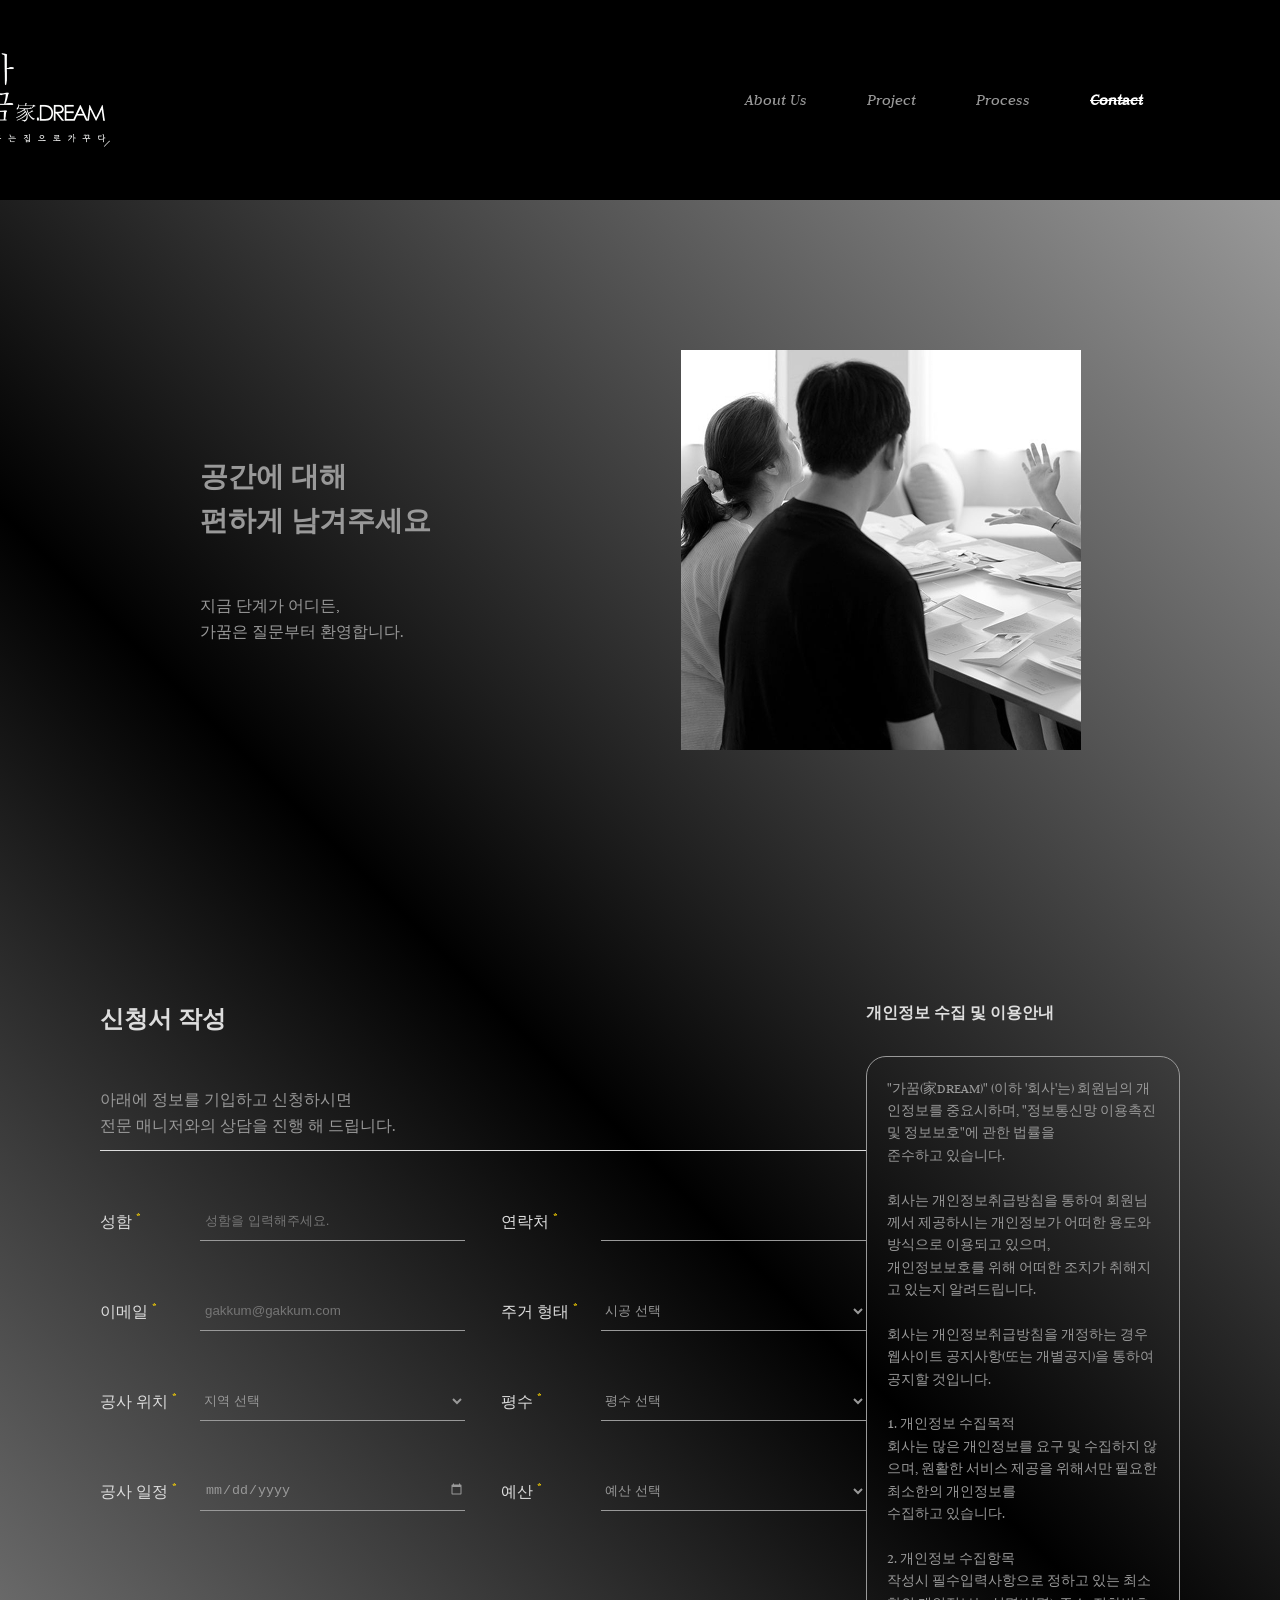
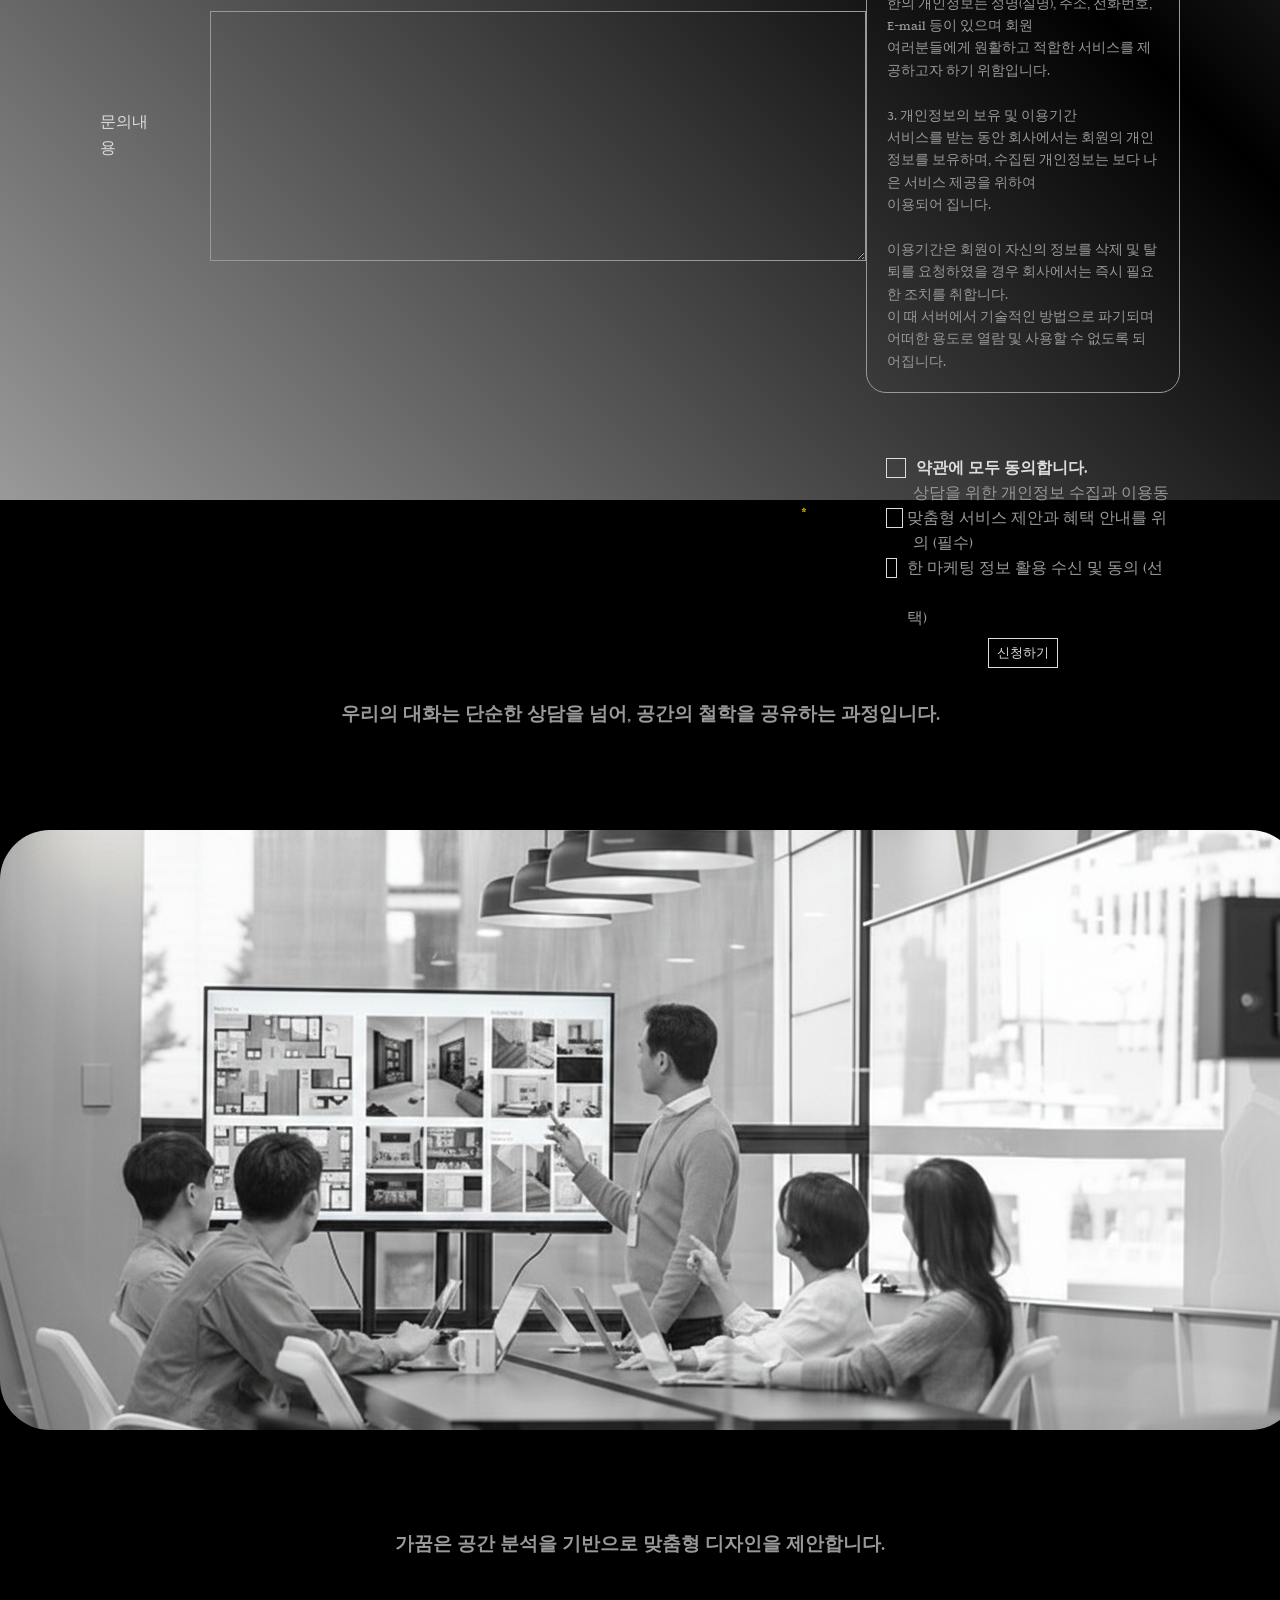
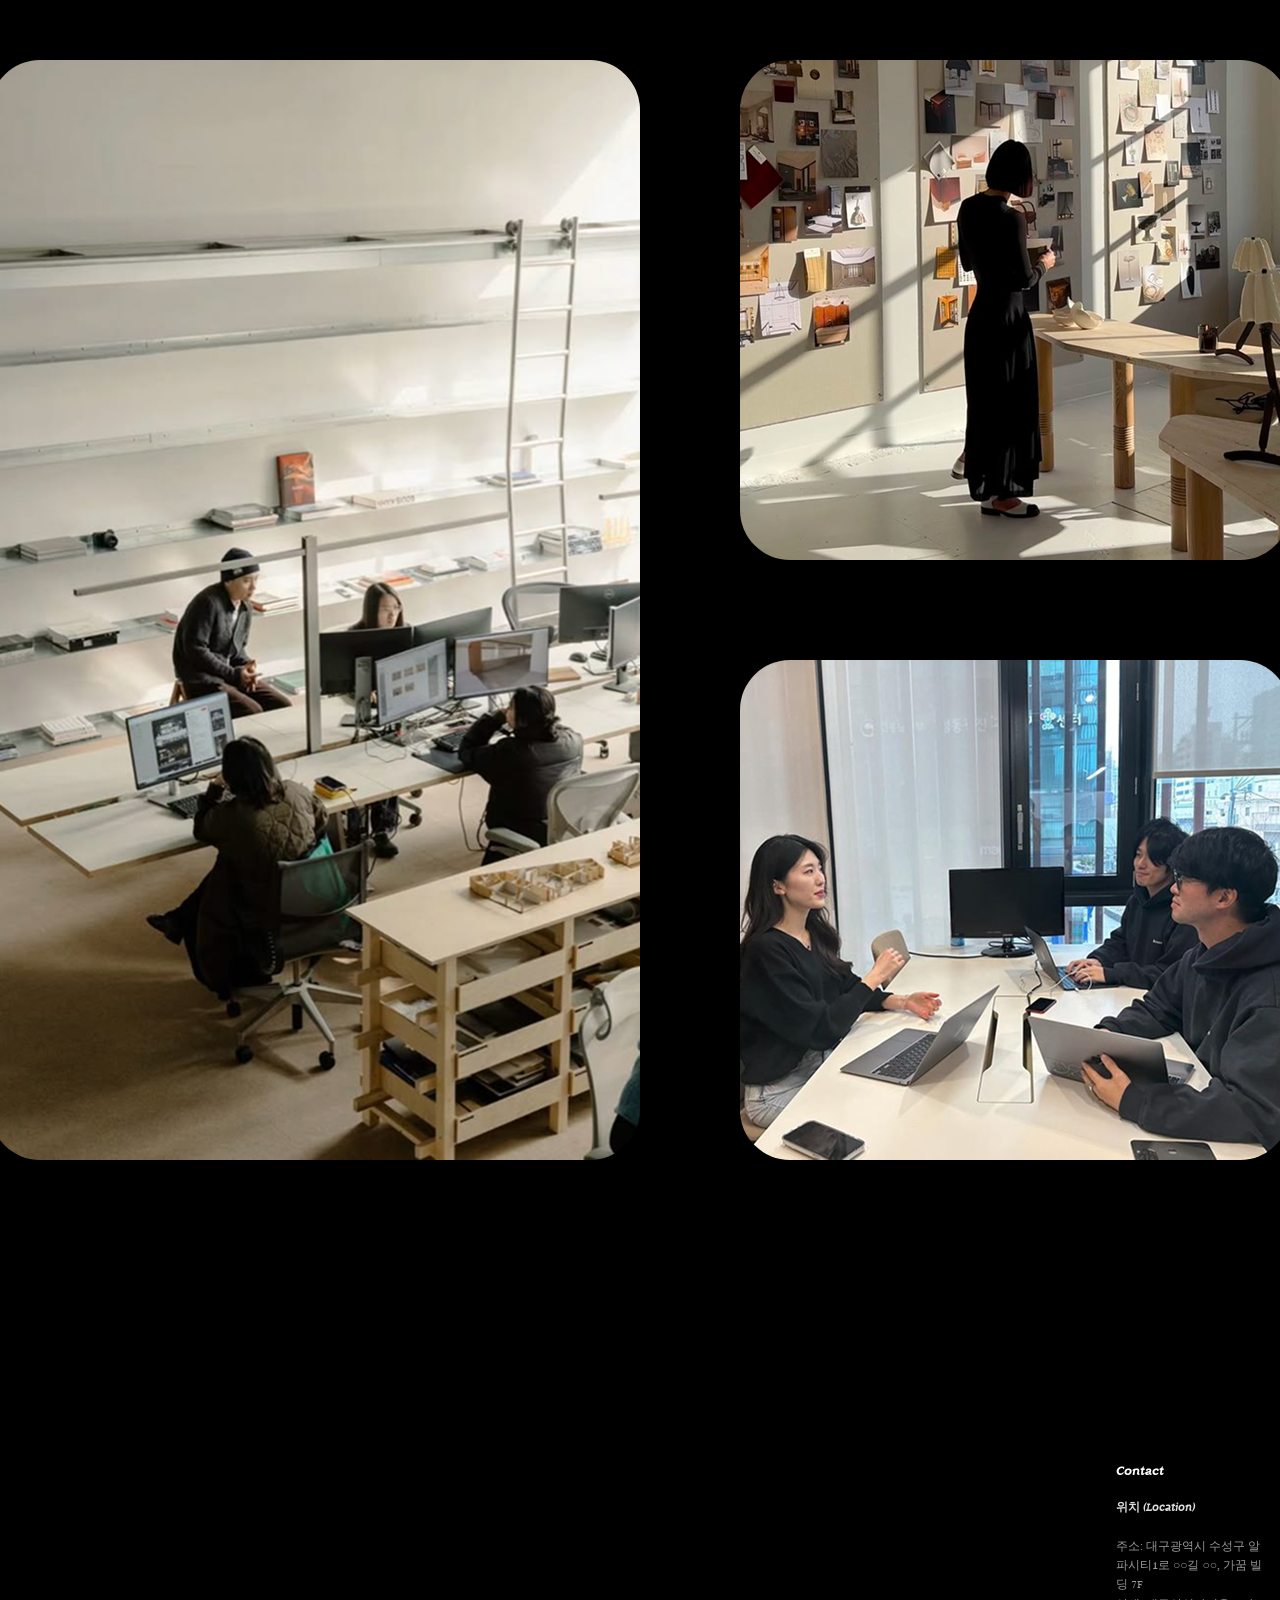
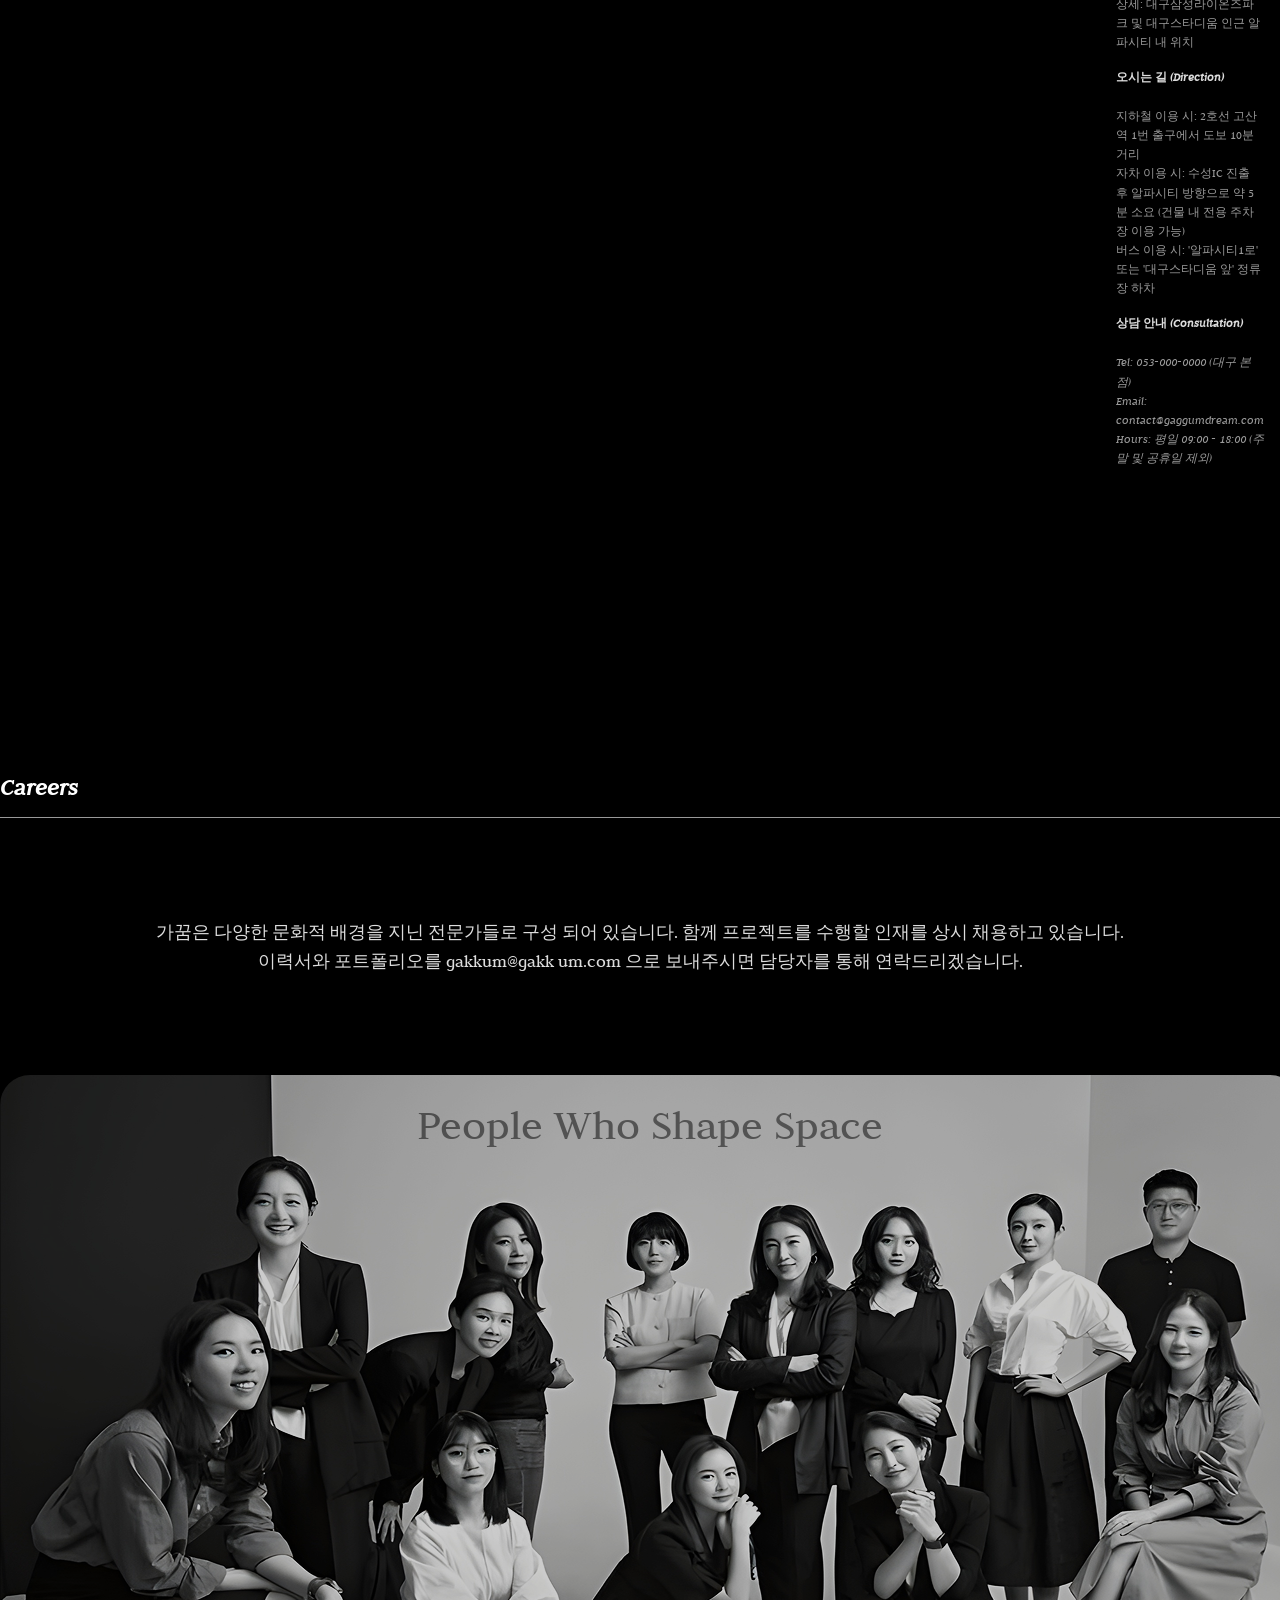
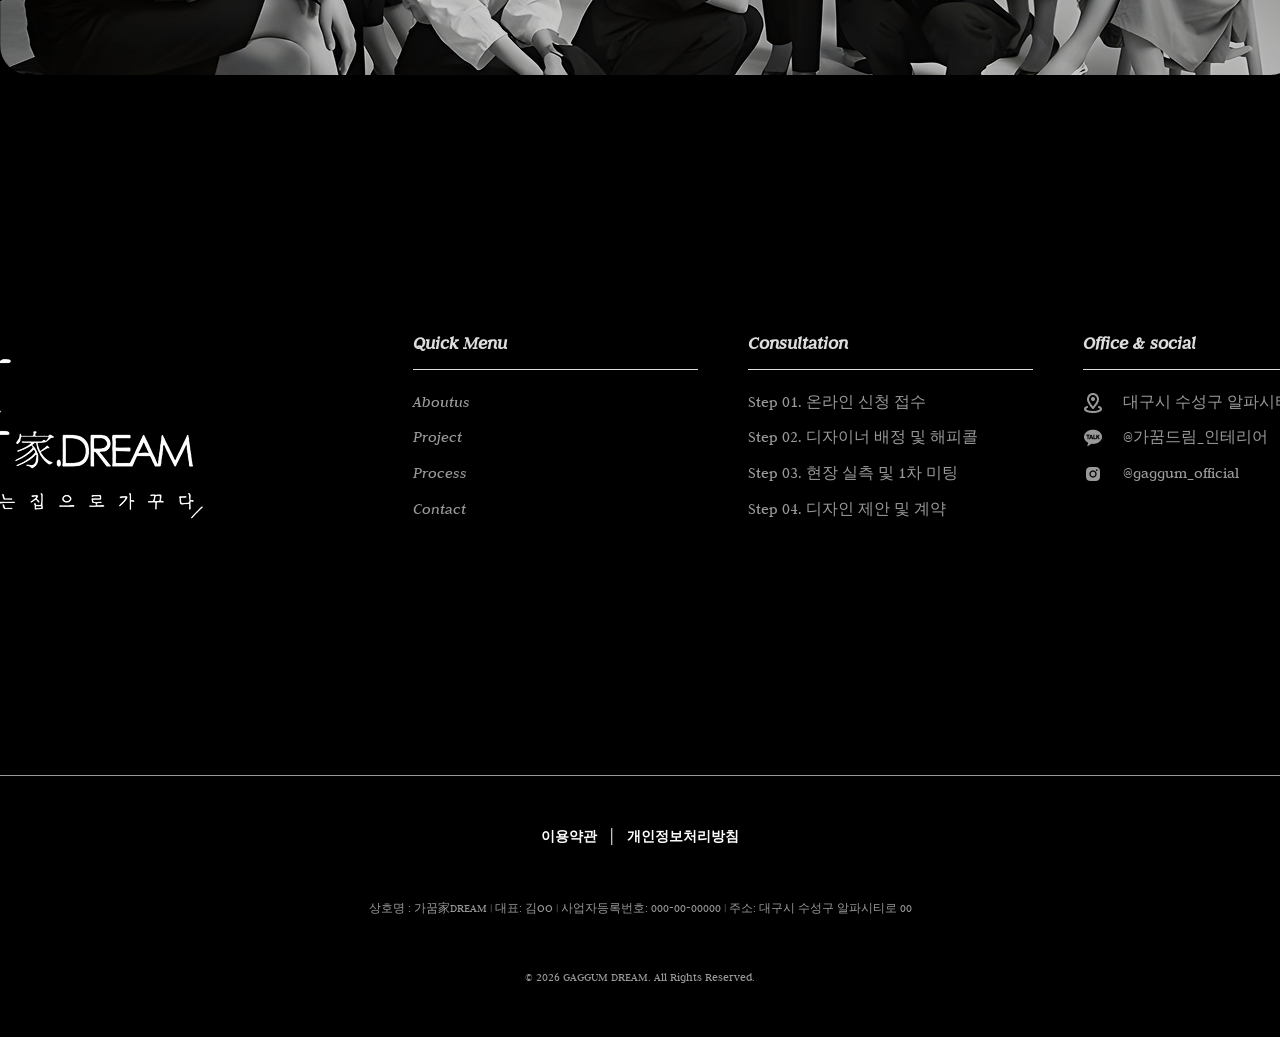
<file: gakkum/html/sub04.html>
<!DOCTYPE html>
<html lang="ko">
<head>
  <meta charset="UTF-8">
  <meta name="viewport" content="width=device-width, initial-scale=1.0">
  <title>Contact</title>
  <link rel="preconnect" href="https://fonts.googleapis.com">
  <link rel="preconnect" href="https://fonts.gstatic.com" crossorigin>
  <link rel="stylesheet" href="https://fonts.googleapis.com/css2?family=Judson:ital,wght@0,400;0,700;1,400&display=swap">
  <link rel="stylesheet" href="../css/sub04.css">
</head>
<body>
  <!--헤더, 메인 영역-->
  <section class="header">
    <header>
    <div id="logo"><a href="../html/gaggum-main.html"><img src="../img/main/logo.png" alt="브랜드로고"></a></div>
    <div class="nav">
      <ul>
        <li><a href="../html/sub01.html">About Us</a></li>
        <li><a href="../html/sub02.html">Project</a></li>
        <li><a href="../html/sub03.html">Process</a></li>
        <li><a href="../html/sub04.html">Contact</a></li>
      </ul>
  </header>
  </section>
<!--섹션영역-->
  <!--신청서-->
  <section class="container">
    <article class="wrap">
      <div class="textbox">
        <p>공간에 대해<br>
          편하게 남겨주세요
        </p>
        <p>지금 단계가 어디든,<br>
          가꿈은 질문부터 환영합니다.
        </p>
      </div>
      <div class="imgbox">
        <img src="../img/sub04/img01.png" alt="상담 이미지">
      </div>
    </article>
    <article class="form">
      <fieldset>
        <legend>신청서 작성</legend>
        <p>아래에 정보를 기입하고 신청하시면<br>
          전문 매니저와의 상담을 진행 해 드립니다.
        </p>

        <div class="box">
          <ul>
            <li>
              <label for="">성함 <span><sup>*</sup></span></label>
              <input type="text" placeholder="성함을 입력해주세요.">
            </li>
            <li>
              <label for="">이메일 <span><sup>*</sup></span></label> 
              <input type="text" placeholder="gakkum@gakkum.com"></li>
            <li>
              <label for="">공사 위치 <span><sup>*</sup></span></label>
              <select name="" id="">
                <option value=""disabled selected hidden>지역 선택</option>
                <option value="">서울특별시</option>
                <option value="">부산광역시</option>
                <option value="">대구광역시</option>
                <option value="">인천광역시</option>
                <option value="">광주광역시</option>
                <option value="">세종특별자치시</option>
                <option value="">경기도</option>
                <option value="">강원특별자치도</option>
                <option value="">충청북도</option>
                <option value="">충청남도</option>
                <option value="">전라북도</option>
                <option value="">전라남도</option>
                <option value="">경상북도</option>
                <option value="">경상남도</option>
                <option value="">제주특별자치도</option>
              </select>
            </li>
            <li>
              <label for="">공사 일정 <span><sup>*</sup></span></label>
              <input type="date">
            </li>
          </ul>

          <ul>
            <li>
              <label for="">연락처 <span><sup>*</sup></span></label>
              <input type="text">
            </li>
            <li>
              <label for="">주거 형태 <span><sup>*</sup></span></label>
              <select name="" id="">
                <option value=""disabled selected hidden>시공 선택</option>
                <option value="">아파트</option>
                <option value="">빌라</option>
                <option value="">오피스텔</option>
                <option value="">주택</option>
                <option value="">원룸</option>
              </select>
            </li>
            <li>
              <label for="">평수 <span><sup>*</sup></span></label>
              <select name="" id="">
                <option value=""disabled selected hidden>평수 선택</option>
                <option value="">~24평</option>
                <option value="">25~29평</option>
                <option value="">30~34평</option>
                <option value="">35~39평</option>
                <option value="">40~50평</option>
                <option value="">50평 이상</option>
              </select>
            </li>
            <li>
              <label for="">예산 <span><sup>*</sup></span></label>
              <select name="" id="">
                <option value=""disabled selected hidden>예산 선택</option>
                <option value="">3천만원대</option>
                <option value="">5천만원대</option>
                <option value="">7천만원대</option>
                <option value="">9천만원대 이상</option>
              </select>
            </li>
          </ul>
        </div>
        <div class="area">
          <label for="">문의내용</label>
          <textarea name="" id=""></textarea>
        </div>
      </fieldset>

      <div class="terms">
        <div class="title">개인정보 수집 및 이용안내</div>
        <div class="content">
          <p>"가꿈(家DREAM)" (이하 '회사'는) 회원님의 개인정보를 중요시하며, "정보통신망 이용촉진 및 정보보호"에 관한 법률을<br>
            준수하고 있습니다.<br>
            <br>
            회사는 개인정보취급방침을 통하여 회원님께서 제공하시는 개인정보가 어떠한 용도와 방식으로 이용되고 있으며,<br>
            개인정보보호를 위해 어떠한 조치가 취해지고 있는지 알려드립니다.<br>
            <br>
            회사는 개인정보취급방침을 개정하는 경우 웹사이트 공지사항(또는 개별공지)을 통하여 공지할 것입니다.<br>
            <br>
            1. 개인정보 수집목적<br>
            회사는 많은 개인정보를 요구 및 수집하지 않으며, 원활한 서비스 제공을 위해서만 필요한 최소한의 개인정보를<br>
            수집하고 있습니다.<br>
            <br>
            2. 개인정보 수집항목<br>
            작성시 필수입력사항으로 정하고 있는 최소한의 개인정보는 성명(실명), 주소, 전화번호, E-mail 등이 있으며 회원<br>
            여러분들에게 원활하고 적합한 서비스를 제공하고자 하기 위함입니다.<br>
            <br>
            3. 개인정보의 보유 및 이용기간<br>
            서비스를 받는 동안 회사에서는 회원의 개인정보를 보유하며, 수집된 개인정보는 보다 나은 서비스 제공을 위하여<br>
            이용되어 집니다.<br>
            <br>
            이용기간은 회원이 자신의 정보를 삭제 및 탈퇴를 요청하였을 경우 회사에서는 즉시 필요한 조치를 취합니다.<br>
            이 때 서버에서 기술적인 방법으로 파기되며 어떠한 용도로 열람 및 사용할 수 없도록 되어집니다.
          </p>
        </div>

        <div class="agree">
          <ul>
            <li><input type="checkbox"> <label for="">약관에 모두 동의합니다.</label></li>
            <li><input type="checkbox"> <label for="">상담을 위한 개인정보 수집과 이용동의 (필수) <span>*</span></label></li>
            <li><input type="checkbox"> <label for="">맞춤형 서비스 제안과 혜택 안내를 위한 마케팅 정보 활용 수신 및 동의 (선택)</label></li>
          </ul>
        </div>

        <input type="submit" value="신청하기">
      </div>
    </article>
  </section>
  <!--vision-->
  <section class="vision">
    <article class="top">
      <h3>우리의 대화는 단순한 상담을 넘어, 공간의 철학을 공유하는 과정입니다.</h3>
      <img src="../img/sub04/img02.png" alt="회의 이미지">
    </article>

    <article class="bot">
      <h3>가꿈은 공간 분석을 기반으로 맞춤형 디자인을 제안합니다.</h3>
      <div class="imgbox">
        <div class="l-img">
          <img src="../img/sub04/img03.png" alt="사무실 이미지">
        </div>
        <div class="r-img">
          <img src="../img/sub04/img04.png" alt="사무실 이미지">
          <img src="../img/sub04/img05.png" alt="회의 이미지">
        </div>
      </div>
    </article>
  </section>
  <!--location-->
  <section class="location">
    <article class="map">
      <iframe
        src="https://www.google.com/maps/embed?pb=!1m18!1m12!1m3!1d3234.4330451312057!2d128.683326526373!3d35.83838367132431!2m3!1f0!2f0!3f0!3m2!1i1024!2i768!4f13.1!3m3!1m2!1s0x3566098538fdd9a7%3A0x69b3d4a3a1b25a3e!2z64yA6rWs6rSR7Jet7IucIOyImOyEseq1rCDslYztjIzsi5zti7Ax66Gc!5e0!3m2!1sko!2skr!4v1774583779864!5m2!1sko!2skr" width="600" height="450" style="border:0;" allowfullscreen="" loading="lazy" referrerpolicy="no-referrer-when-downgrade">
      </iframe>
    </article>

    <article class="text">
      <h1>Contact</h1>
      <div class="top">
        <h4>위치 <span>(Location)</span></h4>
        <ul>
          <li>주소: 대구광역시 수성구 알파시티1로 ○○길 ○○, 가꿈 빌딩 7F</li>
          <li>상세: 대구삼성라이온즈파크 및 대구스타디움 인근 알파시티 내 위치</li>
        </ul>
      </div>

      <div class="mid">
        <h4>오시는 길 <span>(Direction)</span></h4>
        <ul>
          <li>지하철 이용 시: 2호선 고산역 1번 출구에서 도보 10분 거리</li>
          <li>자차 이용 시: 수성IC 진출 후 알파시티 방향으로 약 5분 소요 (건물 내 전용 주차장 이용 가능)</li>
          <li>버스 이용 시: '알파시티1로' 또는 '대구스타디움 앞' 정류장 하차</li>
        </ul>
      </div>

      <div class="bot">
        <h4>상담 안내 <span>(Consultation)</span></h4>
        <ul>
          <li><span>Tel</span>: 053-000-0000 (대구 본점)</li>
          <li><span>Email</span>: <span>contact@gaggumdream.com</span></li>
          <li><span>Hours</span>: 평일 09:00 - 18:00 (주말 및 공휴일 제외)</li>
        </ul>
      </div>
    </article>
  </section>
  <!--careers-->
  <section class="careers">
    <h1>Careers</h1>
    <p>가꿈은 다양한 문화적 배경을 지닌 전문가들로 구성 되어 있습니다. 함께 프로젝트를 수행할 인재를 상시 채용하고 있습니다.<br>
      이력서와 포트폴리오를 gakkum@gakk um.com 으로 보내주시면 담당자를 통해 연락드리겠습니다.
    </p>
    <div class="imgbox">
      <p>People Who Shape Space</p>
    </div>
  </section>

  <!--푸터영역-->
  <section class="f-top">
    <div class="logo">
      <a href="../html/gaggum-main.html"><img src="../img/main/logo.png" alt="로고 이미지"></a>
    </div>
    <article class="menu">
      <div class="quick">
        <h3>Quick Menu</h3>
        <ul>
          <li><a href="../html/sub01.html">Aboutus</a></li>
          <li><a href="../html/sub02.html">Project</a></li>
          <li><a href="../html/sub03.html">Process</a></li>
          <li><a href="../html/sub04.html">Contact</a></li>
        </ul>
      </div>
      
      <div class="consultation">
        <h3>Consultation</h3>
        <ul>
          <li>Step 01. 온라인 신청 접수</li>
          <li>Step 02. 디자이너 배정 및 해피콜</li>
          <li>Step 03. 현장 실측 및 1차 미팅</li>
          <li>Step 04. 디자인 제안 및 계약</li>
        </ul>
      </div>

      <div class="social">
        <h3>Office & social</h3>
        <ul>
          <li><a href="#">
            <img src="../img/main/foticon1.png" alt="아이콘">
            <p>대구시 수성구 알파시티로 00</p>
          </a></li>
          <li><a href="#">
            <img src="../img/main/foticon2.png" alt="아이콘">
            <p>@가꿈드림_인테리어</p>
          </a></li>
          <li><a href="#">
            <img src="../img/main/foticon3.png" alt="아이콘">
            <p>@gaggum_official</p>
          </a></li>
          <li>　</li>
        </ul>
      </div>
    </article>
  </section>
  <section class="f-bot">
      <ul>
        <li><a href="">이용약관</a></li>
        <li>│</li>
        <li><a href="">개인정보처리방침</a></li>
      </ul>
      <p>상호명 : 가꿈家DREAM | 대표: 김OO | 사업자등록번호: 000-00-00000 | 주소: 대구시 수성구 알파시티로 00</p>
      <p>© 2026 GAGGUM DREAM. All Rights Reserved.</p>
  </section>
</body>
</html>
</file>
<file: style.css>
@charset "UTF-8";
*{
  margin: 0;
  padding: 0;
  box-sizing: border-box;
}
html {
  scroll-behavior: smooth;
}
body {
  font-family: 'Noto Sans KR', sans-serif;
}
img {
  display: block;
}
a {
  text-decoration: none;
  color: inherit;
}
ul {
  list-style: none;
}
/*헤더, 네비 영역*/
nav {
  width: 100%;
  height: 70px;
  line-height: 70px;
  position: fixed;
  top: 0;
  left: 0;
  z-index: 2; 
  background-color: rgba(0, 0, 0, 0.5);
  color: #fff;
}
nav>ul {
  width: 1000px;
  margin: 0 auto;
  display: flex;
  justify-content: space-between;
  color: #999;
}
nav>ul>li>a {
  background: linear-gradient(to right, #fff 50%, #999 50%);
  background-size: 200% 100%;
  background-position: right;
  -webkit-background-clip: text;
  -webkit-text-fill-color: transparent;
  background-clip: text;
  transition: background-position 0.4s ease;
  font-family: 'Bebas Neue', sans-serif;
  letter-spacing: 2px;
}
nav>ul>li>a:hover,
nav>ul>li>a.active {
  background-position: left;
}
.main {
  background-image: url(./img/bg1.png);
  background-size: cover;
  background-position: center;
  width: 100%;
  height: auto;
  min-height: 100vh;
  color: #fff;
  padding-top: 150px;
  display: flex;
  flex-direction: column;
  justify-content: space-between;
}
.copy {
  margin-top: 50px;
  text-align: center;

}
.copy>.copy-main {
  font-size: 36px;
  color: #999;
  margin-bottom: 30px;
}
.copy>.copy-main>span {
  color: #fff;
  font-weight: bold;
}
.copy>.copy-sub {
  color: #999;
}
.stats {
  display: flex;
  justify-content: center;
  align-items: center;
  gap: 100px;
  text-align: center;
  color: #999;
  font-family: 'Bebas Neue', sans-serif;
  letter-spacing: 1px;
}
.stats>ul>li:nth-child(1) {
  color: #fff;
  font-size: 36px;
  font-weight: bold;
  margin-bottom: 10px;
}
.stats>ul>li:nth-child(2) {
  letter-spacing: 0.1em;
}
.footer {
  display: flex;
  justify-content: space-between;
  align-items: center;
  color: #999;
  padding: 0 75px;
  padding-bottom: 15px;
  font-size: 12px;
  font-family: 'Bebas Neue', sans-serif;
  letter-spacing: 1px;
}
.footer>.hashtag>ul>li:nth-of-type(4) {
  margin-bottom: 10px;
}
.footer>.education {
  text-align: center;
}
.footer>.education>ul>li:nth-of-type(1) {
  margin-bottom: 30px;
}
.footer>.contact>ul>li:nth-of-type(1) {
  color: #ddd;
}
.footer>.contact>ul>li:nth-of-type(2) {
  margin: 10px 0;
}
/*portfolio1*/
.pf1 {
  min-height: 100vh;
  display: grid;
  grid-template-columns: 1fr 1fr;
}
.pf1>.bg1 {
  background-image: url(./img/bg2.png);
  background-size: cover;
  background-position: center;
}
.pf1>.text {
  display: flex;
  flex-direction: column;
  justify-content: center;
  background-color: #000;
  position: relative;
  color: #fff;
  padding-left: 30%;
}
.pf1>.text>.pf-num {
  font-family: 'Bebas Neue', sans-serif;
  font-size: 120px;
  line-height: 1;
  color: rgba(255,255,255,0.04);
  position: absolute;
  top: 40px; right: 40px;
  pointer-events: none;
}
.pf1>.text>.pf-rable {
  font-family: 'Space Mono', monospace;
  font-size: 10px;
  letter-spacing: 0.25em;
  margin-bottom: 20px;
  color: #c8a97e;;
}
.pf1>.text>.title {
  font-size: 60px;
  font-weight: bold;
  margin-bottom: 50px;
  color: #fff;
}
.pf1>.text>.pf-subtitle {
  font-size: 13px;
  font-family: 'Space Mono', monospace;
  letter-spacing: 0.1em;
  margin-bottom: 40px;
  color: #c8a97e;
}
.pf1>.text>ul>li {
  display: grid;
  grid-template-columns: 200px 1fr;
  font-size: 13px;
  line-height: 1.6;
  margin-bottom: 20px;
}
.pf1>.text>.button {
  display: flex;
  justify-content: start;
  gap: 50px;
  color: #000;
}
.pf1>.text>.button>a {
  width: 150px;
  height: 50px;
  margin-top: 50px;
  border-radius: 100px;
  display: flex;
  justify-content: center;
  align-items: center;
  gap: 10px;
}
/*portfolio2*/
.pf2 {
  min-height: 100vh;
  display: grid;
  grid-template-columns: 1fr 1fr;
}
.pf2>.bg2 {
  background-image: url(./img/bg3.png);
  background-size: cover;
  background-position: right;
}
.pf2>.text {
  display: flex;
  flex-direction: column;
  justify-content: center;
  background-color: #000;
  position: relative;
  color: #fff;
  padding-left: 30%;
}
.pf2>.text>.pf-num {
  font-family: 'Bebas Neue', sans-serif;
  font-size: 120px;
  line-height: 1;
  color: rgba(255,255,255,0.04);
  position: absolute;
  top: 40px; right: 40px;
  pointer-events: none;
}
.pf2>.text>.pf-rable {
  font-family: 'Space Mono', monospace;
  font-size: 10px;
  letter-spacing: 0.25em;
  margin-bottom: 20px;
  color: #c8a97e;;
}
.pf2>.text>.title {
  font-size: 60px;
  font-weight: bold;
  margin-bottom: 50px;
  color: #fff;
}
.pf2>.text>.pf-subtitle {
  font-size: 13px;
  font-family: 'Space Mono', monospace;
  letter-spacing: 0.1em;
  margin-bottom: 40px;
  color: #c8a97e;
}
.pf2>.text>ul>li {
  display: grid;
  grid-template-columns: 200px 1fr;
  font-size: 13px;
  line-height: 1.6;
  margin-bottom: 20px;
}
.pf2>.text>.button {
  display: flex;
  justify-content: start;
  gap: 50px;
  color: #000;
}
.pf2>.text>.button>a {
  width: 150px;
  height: 50px;
  margin-top: 50px;
  border-radius: 100px;
  display: flex;
  justify-content: center;
  align-items: center;
  gap: 10px;
  color: #ddd;
}

.pf1>.text>.button>a,
.pf2>.text>.button>a {
  transition: transform 0.3s ease, box-shadow 0.3s ease;
}

.pf1>.text>.button>a:hover,
.pf2>.text>.button>a:hover {
  transform: translateY(-4px);
  box-shadow: 0 8px 20px rgba(0,0,0,0.2);
}

/* pf1,pf2 버튼 */
.pf1>.text>.button>a {
  background: linear-gradient(to right, #c4a882 50%, #F7DCC5 50%);
  background-size: 200% 100%;
  background-position: right;
  transition: background-position 0.4s ease;
}
.pf1>.text>.button>a:hover {
  background-position: left;
}

.pf2>.text>.button>a {
  background: linear-gradient(to right, #222222 50%, #323232 50%);
  background-size: 200% 100%;
  background-position: right;
  transition: background-position 0.4s ease;
}
.pf2>.text>.button>a:hover {
  background-position: left;
}

/*team-projects*/
.team {
  background-color: #000;
  color: #999;
}
.team>.title {
  width: 1400px;
  margin: 0 auto;
  padding-top: 100px;
  margin-bottom: 50px;
}
.team>.title>h1 {
  color: #ddd;
  margin-bottom: 10px;
}
.containner {
  display: flex;
  justify-content: center;
  gap: 200px;
}
.containner>.card>.title {
  display: flex;
  justify-content: space-between;
  color: #ddd;
  margin-bottom: 50px;
  font-size: 20px;
}
.containner>.card>.title>#left {
  color: #5085FF;
}
.containner>.card>.title>#right {
  color: #B0966E;
}
.containner>.card>.textbox  {
  margin-top: 50px;
  margin-bottom: 100px;
  display: flex;
  justify-content: space-between;
}
.containner>.card>.textbox>.left {
  display: flex;
  flex-direction: column;
  gap: 30px;
  text-align: left;
}
.containner>.card>.textbox>.left>p:nth-of-type(1) {
  color: #ddd;
}
.containner>.card>#musinsa>.left>ul>li {
  list-style:disc;
  color: #B0966E;
  margin-left: 20px;
}
.containner>.card>#nol>.left>ul>li {
  list-style:disc;
  color: #5085FF;
  margin-left: 20px;
}
.containner>.card>.textbox>.right {
  display: flex;
  flex-direction: column;
  align-items: center;
  gap: 50px;
}
.containner>.card>.textbox>.right>.hashtag>ul {
  display: flex;
  gap: 10px;
}
.containner>.card>.textbox>.right>#hashtag-l>ul>li {
  width: 100px;
  height: 30px;
  line-height: 30px;
  font-size: 12px;
  border: 1px solid #5085FF;
  border-radius: 30px;
  color: #5085FF;
  text-align: center;
}
.containner>.card>.textbox>.right>#hashtag-r>ul>li {
  width: 100px;
  height: 30px;
  line-height: 30px;
  font-size: 12px;
  border: 1px solid #B0966E;
  border-radius: 30px;
  color: #B0966E;
  text-align: center;
}
.containner>.card>.textbox>.right>a {
  width: 150px;
  height: 40px;
  display: flex;
  justify-content: center;
  align-items: center;
  gap: 10px;
  border: 1px solid;
  border-radius: 30px;
}
.containner>.card>.textbox>.right>a {
  transition: transform 0.3s ease, box-shadow 0.3s ease, background-position 0.4s ease;
  background-size: 200% 100%;
  background-position: right;
}
.containner>.card:nth-child(1)>.textbox>.right>a:hover {
  transform: translateY(-4px);
  box-shadow: 0 8px 20px rgba(80,133,255,0.9);
  background-position: left;
}
.containner>.card:nth-child(2)>.textbox>.right>a:hover {
  transform: translateY(-4px);
  box-shadow: 0 8px 20px rgba(176,150,110,0.9);
  background-position: left;
}

/*ㅡㅡㅡㅡㅡㅡㅡㅡㅡ인터렉션ㅡㅡㅡㅡㅡㅡㅡㅡㅡㅡㅡ*/

/* pf1,pf2 패럴랙스 */
.pf1, .pf2 {
  background-attachment: fixed;
}
/* =============================================
   전체 스크롤 애니메이션 통일 - 페이드인 + 올라오기
   ============================================= */

/* 기본 숨김 상태 */
.main .copy>.copy-main,
.main .copy>.copy-sub,
.main .stats>ul,
.main .footer>.hashtag,
.main .footer>.education,
.main .footer>.contact,
.pf1>.text>.title,
.pf2>.text>.title,
.pf1>.text>ul>li,
.pf2>.text>ul>li,
.pf1>.text>.button,
.pf2>.text>.button,
.team .title>h1,
.team .title>p,
.containner>.card {
  opacity: 0;
  transform: translateY(30px);
  transition: opacity 0.6s ease, transform 0.6s ease;
}

/* is-visible 붙으면 나타남 */
.main.is-visible .copy>.copy-main,
.main.is-visible .copy>.copy-sub,
.main.is-visible .stats>ul,
.main.is-visible .footer>.hashtag,
.main.is-visible .footer>.education,
.main.is-visible .footer>.contact,
.pf1.is-visible>.text>.title,
.pf2.is-visible>.text>.title,
.pf1.is-visible>.text>ul>li,
.pf2.is-visible>.text>ul>li,
.pf1.is-visible>.text>.button,
.pf2.is-visible>.text>.button,
.team.is-visible .title>h1,
.team.is-visible .title>p,
.team.is-visible .containner>.card {
  opacity: 1;
  transform: translateY(0);
}

/* ---- 딜레이 ---- */

/* 표지 */
.main.is-visible .copy>.copy-main        { transition-delay: 0.1s; }
.main.is-visible .copy>.copy-sub         { transition-delay: 0.3s; }
.main.is-visible .stats>ul:nth-child(1)  { transition-delay: 0.5s; }
.main.is-visible .stats>ul:nth-child(2)  { transition-delay: 0.6s; }
.main.is-visible .stats>ul:nth-child(3)  { transition-delay: 0.7s; }
.main.is-visible .footer>.hashtag        { transition-delay: 0.9s; }
.main.is-visible .footer>.education      { transition-delay: 1.0s; }
.main.is-visible .footer>.contact        { transition-delay: 1.1s; }

/* pf1, pf2 */
.pf1.is-visible>.text>.title,
.pf2.is-visible>.text>.title             { transition-delay: 0.1s; }

.pf1.is-visible>.text>ul>li:nth-child(1),
.pf2.is-visible>.text>ul>li:nth-child(1) { transition-delay: 0.2s; }

.pf1.is-visible>.text>ul>li:nth-child(2),
.pf2.is-visible>.text>ul>li:nth-child(2) { transition-delay: 0.3s; }

.pf1.is-visible>.text>ul>li:nth-child(3),
.pf2.is-visible>.text>ul>li:nth-child(3) { transition-delay: 0.4s; }

.pf1.is-visible>.text>ul>li:nth-child(4),
.pf2.is-visible>.text>ul>li:nth-child(4) { transition-delay: 0.5s; }

.pf1.is-visible>.text>ul>li:nth-child(5),
.pf2.is-visible>.text>ul>li:nth-child(5) { transition-delay: 0.6s; }

.pf1.is-visible>.text>ul>li:nth-child(6),
.pf2.is-visible>.text>ul>li:nth-child(6) { transition-delay: 0.7s; }

.pf1.is-visible>.text>.button,
.pf2.is-visible>.text>.button            { transition-delay: 0.8s; }

/* 팀 프로젝트 */
.team.is-visible .title>h1               { transition-delay: 0.1s; }
.team.is-visible .title>p                { transition-delay: 0.2s; }
.team.is-visible .containner>.card:nth-child(1) { transition-delay: 0.3s; }
.team.is-visible .containner>.card:nth-child(2) { transition-delay: 0.5s; }


/*팀프로젝트*/


/* 이미지 줌 - 넘치는 부분 숨김 */
.containner>.card>img {
  overflow: hidden;
  transition: transform 0.4s ease;
}
.containner>.card:hover>img {
  transform: scale(1.05);
}

 
/* =============================================
   반응형 미디어쿼리 // 반응형 다시 잡고 햄버거메뉴 추가
   ============================================= */
 
/* << 1600px 미만 >> */
@media screen and (max-width:1599px) {
  nav>ul {
    width: 60%;
  }
  .copy>.copy-main {
    font-size: 30px;
  }
  .stats {
    gap: 70px;
  }
  .footer {
    padding: 0 50px 50px;
  }
  .team>.title {
    width: 90%;
  }
  .containner {
    gap: 120px;
  }
}
/* << 1200px 미만 >> */
@media screen and (max-width:1199px) {
  .copy>.copy-main {
    font-size: 26px;
  }
  .copy>.copy-sub {
    font-size: 13px;
  }
  .stats {
    gap: 50px;
  }
  .stats>ul>li:nth-child(1) {
    font-size: 28px;
  }
  .footer {
    padding: 0 30px 40px;
    font-size: 11px;
    gap: 20px;
  }
  .pf1>.text,
  .pf2>.text {
    padding-left: 10%;
  }
  .pf1>.text>.title {
    font-size: 24px;
    margin-bottom: 35px;
  }
  .pf1>.text>ul>li {
    margin-bottom: 20px;
    font-size: 14px;
  }
  .pf2>.text>.title {
    font-size: 24px;
    margin-bottom: 35px;
  }
  .pf2>.text>ul>li {
    margin-bottom: 20px;
    font-size: 14px;
  }
  .pf1>.text>.button,
  .pf2>.text>.button {
    width: 350px;
  }
  .team>.title {
    width: 90%;
    padding-top: 80px;
    margin-bottom: 70px;
  }
  .containner {
    gap: 60px;
    padding: 0 30px;
  }
  .containner>.card>.title {
    font-size: 16px;
    margin-bottom: 35px;
  }
  .containner>.card>img {
    width: 100%;
    max-width: 500px;
  }
}
/* << 900px 미만 >> */
@media screen and (max-width:899px) {
  nav>ul {
    width: 90%;
    font-size: 14px;
  }
  .main {
    padding-top: 120px;
  }
  .copy {
    margin-top: 30px;
  }
  .copy>.copy-main {
    font-size: 22px;
    line-height: 1.6;
  }
  .copy>.copy-sub {
    font-size: 12px;
    padding: 0 20px;
  }
  .stats {
    gap: 30px;
    flex-wrap: wrap;
  }
  .stats>ul>li:nth-child(1) {
    font-size: 24px;
  }
  .footer {
    gap: 30px;
    padding: 30px 30px 40px;
  }
  .pf1,
  .pf2 {
    display: flex;
    flex-direction: column;
  }
  .pf1>.bg1,
  .pf2>.bg2 {
    height: 50vh;
    background-size: cover;
  }
  .pf1>.text,
  .pf2>.text {
    padding: 60px 30%;
    min-height: 50vh;
  }
  .containner {
    flex-direction: column;
    align-items: center;
    gap: 80px;
    padding: 0 40px;
  }
  .containner>.card {
    width: 100%;
    max-width: 580px;
  }
  .containner>.card>img {
    width: 100%;
  }
}

/* << 680px 미만 >> */
@media screen and (max-width:679px) {
  nav {
    height: 56px;
    line-height: 56px;
  }
  nav>ul {
    width: 95%;
    font-size: 13px;
  }
  .main {
    padding-top: 100px;
  }
  .copy>.copy-main {
    font-size: 18px;
    padding: 0 16px;
  }
  .copy>.copy-sub {
    font-size: 11px;
    padding: 0 20px;
  }
  .stats {
    gap: 20px;
    padding: 0 20px;
  }
  .stats>ul>li:nth-child(1) {
    font-size: 22px;
  }
  .footer {
    padding: 25px 20px 35px;
    gap: 25px;
    font-size: 11px;
  }
  .pf1,
  .pf2 {
    display: flex;
    flex-direction: column;
  }
  .pf1>.bg1,
  .pf2>.bg2 {
    height: 50vh;
    background-size: cover;
  }
  .pf1>.text,
  .pf2>.text {
    padding: 60px 20%;
    min-height: 50vh;
  }
  .pf1>.text>.title,
  .pf2>.text>.title {
    font-size: 22px;
    margin-bottom: 28px;
  }
  .pf1>.text>ul>li,
  .pf2>.text>ul>li {
    font-size: 12px;
    margin-bottom: 16px;
  }
  .pf1>.text>.button>a,
  .pf2>.text>.button>a {
    font-size: 10px;
    margin-top: 50px;
  }
  .team>.title {
    padding-top: 60px;
    margin-bottom: 50px;
  }
  .team>.title>h1 {
    font-size: 20px;
  }
  .team>.title>p {
    font-size: 12px;
  }
  .containner {
    padding: 0 24px;
    gap: 60px;
  }
  .containner>.card>.title {
    font-size: 14px;
    flex-direction: column;
    gap: 8px;
    margin-bottom: 25px;
  }
  .containner>.card>.textbox {
    flex-direction: column;
    gap: 30px;
    margin-top: 30px;
    margin-bottom: 60px;
  }
  .containner>.card>.textbox>.right {
    align-items: flex-start;
    gap: 30px;
  }
  .containner>.card>.textbox>.right>.hashtag>ul {
    flex-wrap: wrap;
    gap: 8px;
  }
  .containner>.card>.textbox>.right>#hashtag-l>ul>li,
  .containner>.card>.textbox>.right>#hashtag-r>ul>li {
    width: auto;
    padding: 0 12px;
  }
}
/* << 540px 미만 >> */
@media screen and (max-width:539px) {
  nav>ul {
    font-size: 12px;
    gap: 10px;
  }
  .copy>.copy-main {
    font-size: 16px;
    line-height: 1.8;
  }
  .copy>.copy-sub {
    font-size: 10px;
    line-height: 1.7;
    padding: 0 16px;
  }
  .stats {
    justify-content: space-around;
    padding: 0 10px;
  }
  .stats>ul>li:nth-child(1) {
    font-size: 20px;
  }
  .stats>ul>li:nth-child(2) {
    font-size: 11px;
  }
  .footer {
    padding: 20px 16px 30px;
    font-size: 10px;
    gap: 20px;
  }
  .footer>.hashtag>ul>li {
    font-size: 10px;
  }
  .pf1,
  .pf2 {
    display: flex;
    flex-direction: column;
  }
  .pf1>.bg1,
  .pf2>.bg2 {
    height: 50vh;
    background-size: cover;
  }
  .pf1>.text,
  .pf2>.text {
    padding: 60px 10%;
    min-height: 50vh;
  }
  .pf1>.text>.title,
  .pf2>.text>.title {
    font-size: 20px;
    margin-bottom: 22px;
  }
  .pf1>.text>ul>li,
  .pf2>.text>ul>li {
    font-size: 12px;
    margin-bottom: 12px;
  }
  .pf1>.text>.button>a,
  .pf2>.text>.button>a {
    width: 120px;
    height: 40px;
    font-size: 12px;
    margin-top: 36px;
  }
  .pf1>.text>.button>a>img,
  .pf2>.text>.button>a>img {
    width: 16px;
    height: 16px;
  }
  .team>.title {
    padding-top: 50px;
    margin-bottom: 40px;
  }
  .team>.title>h1 {
    font-size: 18px;
  }
  .containner {
    padding: 0 16px;
  }
  .containner>.card>.title {
    font-size: 13px;
  }
  .containner>.card>.textbox {
    margin-bottom: 50px;
  }
  .containner>.card>.textbox>.left {
    gap: 20px;
  }
  .containner>.card>.textbox>.left>ul>li {
    font-size: 13px;
  }
  .containner>.card>.textbox>.right>p {
    font-size: 13px;
    line-height: 1.7;
  }
  .containner>.card>.textbox>.right>a {
    width: 130px;
    height: 36px;
    font-size: 12px;
  }
}
</file>
<file: dodam/css/detail.css>
@charset "UTF-8";
*{
  margin: 0;
  padding: 0;
  box-sizing: border-box;
}
body {
  color: #323232;
}
img {
  display: block;
}
a {
  text-decoration: none;
  color: inherit;
}
ul {
  list-style: none;
}

/*헤더 영역*/
header {
  width: 1170px;
  height: 150px;
  margin: 0 auto;
}
#logo>a>img {
  width: 150px;
  height: 150px;
  float: left;
}
.nav>ul {
  width: 600px;
  height: 150px;
  float: right;
}
.nav>ul>li {
  padding: 0 30px;
  line-height: 150px;
  float: left;
}
header>.nav>ul>li>a:hover {
  font-weight: bold;
}

/*섹션 영역*/

/*대시보드 상세보기, 리포트, 그래프, 상세 스코어, 아이콘*/
.wrap1 {
  background-color: #d9eef6;
  overflow: hidden;
}
.wrap1>.title {
  text-align: center;
  margin: 100px 0;
}
.wrap1>.container {
  display: flex;
  justify-content: center;
  gap: 100px;
}
.wrap1>.container>.left>.left-top {
  padding: 20px;
  border: 1px solid;
  border-radius: 10px;
  background-color: #fff;
  margin-bottom: 100px;
}
.wrap1>.container>.left>.left-top>h2 {
  margin-bottom: 20px;
}
.wrap1>.container>.left>.left-top>.top-box {
  display: flex;
  gap: 50px;
  align-items: center;
}
.wrap1>.container>.left>.left-top>.top-box>.circle {
  width: 100px;
  height: 100px;
  border-radius: 50%;
  background: conic-gradient(#f4a811 0% 88%, #0237ab 80% 100%);
  position: relative;
  margin-bottom: 30px;
}
.circle::after {
  content: '';
  position: absolute;
  top: 50%;
  left: 50%;
  transform: translate(-50%, -50%);
  width: 75px;
  height: 75px;
  background: #fff;
  border-radius: 50%;
  z-index: 1;
}
.wrap1>.container>.left>.left-top>.top-box>.circle>p {
  font-size: 24px;
  font-weight: 700;
  text-align: center;
  line-height: 100px;
  position: relative;
  z-index: 2;
}
.wrap1>.container>.left>.left-bot {
  margin-bottom: 150px;
}
.wrap1>.container>.left>.left-bot>h2 {
  margin-bottom: 30px;
}
.wrap1>.container>.right {
  height: 770px;
  display: flex;
  flex-direction: column;
  justify-content: space-between;
  align-items: center;
}
.wrap1>.container>.right>.imgbox {
  width: 400px;
  height: 160px;
  border-radius: 10px;
  background-color: #fff;
  display: flex;
  justify-content: center;
  align-items: center;
}
.wrap1>.container>.right>.imgbox>.text{
  width: 240px;
  height: 100px;
  display: flex;
  flex-direction: column;
  justify-content: center;
  align-items: center;
  gap: 10px;
}

/*전구아이콘, 텍스트, 활동량, 수면패턴 수치*/
.wrap2 {
  width: 1170px;
  margin: 100px auto;
  padding: 50px 0;
  border: 1px solid;
  border-radius: 10px;
  background-color: rgb(195, 255, 255);
  display: flex;
  justify-content: center;
  gap: 100px;
}
.wrap2>.left-t>.title {
  display: flex;
  align-items: center;
  gap: 20px;
  margin-bottom: 30px;
}
.wrap2>.right-t {
  display: flex;
  flex-direction: column;
  gap: 15px;
}
.wrap2>.right-t>.textbox {
  display: flex;
  align-items: center;
  gap: 30px;
}
.wrap2>.right-t>.textbox:nth-child(2)>span:nth-child(2) {
  width: 100px;
  height: 20px;
  border-radius: 10px;
  background: rgb(112, 145, 145);
  position: relative;
  left: 18px;
}
.wrap2>.right-t>.textbox:nth-child(2)>span:nth-child(2)::before {
  content: '';
  position: absolute;
  top: 50%;
  left: 0;
  transform: translateY(-50%);
  width: 80px;
  height: 20px;
  background: rgb(14, 114, 246);
  border-radius: 10px;
}
.wrap2>.right-t>.textbox:nth-child(3)>span:nth-child(2) {
  width: 100px;
  height: 20px;
  border-radius: 10px;
  background: rgb(112, 145, 145);
  position: relative;
}
.wrap2>.right-t>.textbox:nth-child(3)>span:nth-child(2)::before {
  content: '';
  position: absolute;
  top: 50%;
  left: 0;
  transform: translateY(-50%);
  width: 60px;
  height: 20px;
  background: #f4a811;
  border-radius: 10px;
}

/*수면, 활동량 그래프, 텍스트, 평균 수치 카드 3개*/
.wrap3 {
  width: 970px;
  margin: 0 auto;
  margin-bottom: 150px;
}
.wrap3>.title {
  height: 70px;
  line-height: 70px;
  background-color: #323232;
  color: #fff;
  border-radius: 10px;
  padding-left: 20px;
  margin-bottom: 50px;
}
.wrap3>.graph {
  width: 970px;
  height: 300px;
  border-radius: 10px;
  box-shadow: 1px 1px 10px 1px;
  margin-bottom: 50px;
  padding: 30px;
}
.wrap3>.graph>h2 {
  margin-bottom: 20px;
}
.wrap3>.cardbox {
  display: flex;
  justify-content: center;
  gap: 30px;
  margin-top: 100px;
}
.wrap3>.cardbox>.card {
  width: 300px;
  height: 300px;
  border-radius: 10px;
  box-shadow: 1px 1px 10px 1px;
  display: flex;
  flex-direction: column;
  justify-content: center;
  align-items: center;
  gap: 20px;
}.wrap3>.cardbox>.card>p>span {
  font-size: 30px;
  color: rgb(0, 123, 255);
}
/*푸터영역*/
.footer {
  background-color: #36383D;
  color: #ccc;
  padding: 50px 100px;
  font-size: 14px;
  line-height: 1.6;
}
.footer>.top {
  display: flex;
  align-items: center;
  justify-content: space-between;
  padding-bottom: 50px;
  font-size: 14px;
  line-height: 1.6;
}
.footer>.top>.logo img {
  width: 200px;
  height: 200px;
}
.footer>.top>.text1>ul {
  display: flex;
  flex-direction: column;
  gap: 14px;
}
.footer>.top>.text1>ul>li {
  display: flex;
  align-items: center;
  gap: 10px;
}
.footer>.top>.text1>ul>li>img  {
  width: 20px;
  height: 20px;
}
.footer>.top>.text2>ul>li:nth-child(1) {
  font-size: 32px;
  font-weight: 700;
  color: #ff4400;
}
.footer>.top>.text2>ul>li:nth-child(2) {
  font-size: 16px;
  font-weight: 600;
  color: #fff;
}
.footer>.top>.text2>ul>li:nth-child(3) {
  font-size: 14px;
}
.footer>.bot {
  display: flex;
  align-items: flex-end;
  justify-content: space-between;
  padding-top: 30px;
  border-top: 1px solid #505050;
}
.footer>.bot>.text3>ul {
  display: flex;
  flex-direction: column;
}
.footer>.bot>.text3>ul>li {
  color: #acacac;
  font-size: 12px;
  line-height: 1.8;
}
.footer>.bot>.appicon>h3 {
  font-size: 14px;
  font-weight: 600;
  color: #ffffff;
  margin-bottom: 20px;
}
.footer>.bot>.appicon>.appimg {
  display: flex;
  gap: 10px;
}

/* ============================================
   반응형 미디어 쿼리
============================================ */

/* << 1200px 미만일때 >> */
@media screen and (max-width:1199px){

  /* 헤더 */
  header{
    width: 100%;
    height: auto;

    display: flex;
    justify-content: space-between;
    align-items: center;

    padding: 15px 30px;
  }

  #logo>a>img{
    width: 100px;
    height: 100px;
    float: none;
  }

  .nav>ul{
    width: auto;
    height: auto;
    float: none;

    display: flex;
  }

  .nav>ul>li{
    float: none;
    line-height: 60px;
    padding: 0 15px;
    font-size: 14px;
  }


  /* wrap1 */
  .wrap1{
    padding: 80px 30px;
  }

  .wrap1>.title{
    margin-bottom: 60px;
  }

  .wrap1>.container{
    width: 100%;
    gap: 30px;
  }

  .wrap1>.container>.left{
    width: 65%;
  }

  .wrap1>.container>.left>.left-bot>img{
    width: 100%;
    height: auto;
  }


  /* wrap2 */
  .wrap2{
    width: 90%;
  }


  /* wrap3 */
  .wrap3{
    width: 100%;
    padding: 80px 30px;
  }
  .wrap3>.title {
    width: 100%;
  }

  .wrap3>.graph{
    width: 100%;
    height: auto;
    justify-content: center;
  }

  .wrap3>.graph>img{
    width: 100%;
    height: auto;
  }

  .wrap3>.cardbox{
    width: 100%;
    gap: 20px;
    justify-content: space-between;
  }

  .wrap3>.cardbox>.card{
    width: 100%;
    max-width: 200px;
    max-height: 250px;
  }


  /* 푸터 */
  .footer{
    padding: 40px 30px;
  }

  .footer>.top{
    flex-wrap: wrap;
    gap: 30px;
  }

  .footer>.top>.logo img{
    width: 150px;
    height: 150px;
  }

}

/* << 900px 미만일때 >> */
@media screen and (max-width:899px){

  /* 헤더 */
  header{
    padding: 15px 20px;
    flex-wrap: wrap;
    gap: 10px;
  }

  #logo>a>img{
    width: 80px;
    height: 80px;
  }

  .nav>ul{
    flex-wrap: wrap;
  }

  .nav>ul>li{
    padding: 0 8px;
    line-height: 40px;
    font-size: 13px;
  }


  /* wrap1 */
  .wrap1{
    padding: 60px 20px;
  }

  .wrap1>.title>h1{
    font-size: 28px;
    text-align: center;
  }

  .wrap1>.container{
    flex-direction: column;
  }

  .wrap1>.container>.left,
  .wrap1>.container>.right{
    width: 100%;
  }

  .wrap1>.container>.right{
    padding: 40px 30px;
  }

  .wrap1>.container>.right>.imgbox{
    gap: 20px;
  }


  /* wrap2 */
  .wrap2{
    flex-direction: column;
    padding: 60px 20px;
  }

  .wrap2>.left-t,
  .wrap2>.right-t{
    width: 100%;
  }


  /* wrap3 */
  .wrap3{
    padding: 60px 20px;
  }

  .wrap3>.title>h3{
    text-align: center;
    line-height: 1.6;
  }

  .wrap3>.graph{
    padding: 30px 20px;
  }

  .wrap3>.cardbox{
    flex-direction: column;
    align-items: center;
  }

  .wrap3>.cardbox>.card{
    max-width: 500px;
  }


  /* 푸터 */
  .footer{
    padding: 40px 20px;
  }

  .footer>.top{
    flex-direction: column;
    align-items: flex-start;
  }

  .footer>.bot{
    flex-direction: column;
    align-items: flex-start;
    gap: 30px;
  }

}



/* << 680px 미만일때 >> */
@media screen and (max-width:679px){

  .wrap1>.title>h1{
    font-size: 22px;
  }

  .wrap1>.container>.left>.left-top{
    padding: 30px 20px;
  }

  .wrap1>.container>.left>.left-top>.top-box{
    gap: 20px;
  }

  .wrap1>.container>.left>.left-top>.top-box>.top-text>h1{
    font-size: 40px;
  }

  .wrap1>.container>.right{
    padding: 30px 20px;
  }

  .wrap2>.left-t>.title{
    gap: 10px;
  }

  .wrap2>.left-t>.title>h2,
  .wrap2>.right-t>h2{
    font-size: 20px;
  }

  .wrap3>.graph>h2{
    font-size: 20px;
  }

  .wrap3>.cardbox>.card{
    padding: 30px 20px;
  }

}
</file>
<file: dodam/css/style.css>
@charset "UTF-8";
*{
  margin: 0;
  padding: 0;
  box-sizing: border-box;
}
body {
  color: #323232;
}
img {
  display: block;
  max-width: 100%;
  height: auto;
}
a {
  text-decoration: none;
  color: inherit;
}
ul {
  list-style: none;
}
/*헤더 영역*/
header {
  max-width: 1170px;
  width: 100%;
  margin: 0 auto;
  height: auto;
  display: flex;
  align-items: center;
  justify-content: space-between;
  padding: 20px;
}
#logo>a>img {
  width: 120px;
  height: auto;
}
.nav>ul {
  display: flex;
  gap: 20px;
}
.nav>ul>li {
  padding: 0 30px;
  line-height: 150px;
  float: left;
}
header>.nav>ul>li>a:hover {
  font-weight: bold;
}

/*섹션 영역*/

/*메인이미지, 메인 이미지위 텍스트, 버튼*/
.section1 {
  width: 100%;
  height: 600px;
  background-image: url(../img/main/mainhero.jpg);
  background-size: cover;
  display: flex;
  flex-direction: column;
  align-items: center;
  justify-content: center;
  position: relative;
}
.section1>.title1 {
  text-align: center;
}
.section1>.title1>h1, .section1>.title1>h2 {
  color: #fff;
}
.section1>.button {
  position: absolute;
  bottom: 50px;
  border: none;
}
.section1>.button>button {
  width: 120px;
  height: 40px;
  border: none;
  border-radius: 100px;
  text-align: center;
  line-height: 40px;
  color: #fff;
  margin: 0 50px;
  background-color: #323232;
}

/*걱정아이콘 + 평온아이콘*/
.section2 {
  height: 700px;
  display: flex;
  align-items: center;
  justify-content: center;
}
.container1 {
  max-width: 1170px;
  width: 100%;
  display: flex;
  flex-flow: row;
}
.box1 {
  width: 100%;
  height: 500px;
  background-color: #3d3d3d;
  display: flex;
  flex-direction: column;
  align-items: center;     /* 좌우 가운데 */
  justify-content: center; /* 상하 가운데 */
}
.box1>p {
  color: #fff;
  font-size: 14px;
}
.arrow {
  max-width: 150px;
  width: 100%;
  height: 500px;
  display: flex;
  flex-direction: column;
  align-items: center;
  justify-content: center;
}
.box2 {
  width: 100%;
  height: 500px;
  background-color: #F9F2E8;
  display: flex;
  flex-direction: column;
  align-items: center;
  justify-content: center;
}
.box2>p {
  font-size: 14px;
}

/*핵심 돌봄기능, 기능 아이콘 3개*/
.section3 {
  height: 500px;
  display: flex;
  align-items: center;
  justify-content: center;
}
.container2 {
  max-width: 1170px;
  width: 100%;
  height: 500px;
  text-align: center;
  display: flex;
  flex-direction: column;
  align-items: center;
}
.container2>h2 {
  height: 100px;
  line-height: 100px;
}
.icon-wrapper {
  width: 100%;
  display: flex;
  flex-direction: row;
  justify-content: center;
  gap: 50px;
}
.iconbox {
  width: 100%;
  height: 350px;
  display: flex;
  flex-direction: column;
  align-items: center;
  justify-content: center;
  padding-bottom: 50px;
}
.iconbox>p {
  font-size: 14px;
}

/*대시보드 예시 이미지, 텍스트*/
.section4 {
  width: 100%;
  height: 800px;
  background-color: #323232;
  text-align: center;
  color: #fff;
  overflow: hidden;
}
.section4 > h2 {
  height: 100px;
  line-height: 100px;
  color: #fff;
  margin: 50px;
}
.container3 {
  max-width: 1170px;
  width: 100%;
  margin: 0 auto;
  display: flex;
  align-items: center;
  justify-content: center;
  gap: 170px;
}
.container3 > img {
  max-width: 100%;
  border-radius: 20px;
}
.textbox {
  width: 500px;
  height: 500px;
  display: flex;
  flex-direction: column;
  align-items: center;
  justify-content: center;
}
.textbox > p {
  font-size: 18px;
  color: #fff;
  line-height: 2;
  text-align: center;
  margin-bottom: 100px;
}
.textbox>button {
  width: 180px;
  height: 40px;
  border: none;
  border-radius: 100px;
  background-color: #767676;
}
.textbox>button>a>span {
  font-weight: bold;
}

/*사용자 리뷰 카드*/
.section5 {
  max-width: 1170px;
  width: 100%;
  height: 700px;
  margin: 0 auto;
}
.section5>h2 {
  width: 100%;
  height: 200px;
  line-height: 200px;
  text-align: center;
}
.cardbox {
  display: flex;
  justify-content: center;
  gap: 50px;
}
.card {
  width: 100%;
  height: 400px;
  padding: 20px;
  border: 1px solid #dadada;
  border-radius: 20px;
  text-align: center;
  display: flex;
  flex-direction: column;
  align-items: center;
  text-align: center;
  gap: 10px;
}
.cardbox>.card>h3 {
  text-align: center;
  margin-bottom: 20px;
}
.cardbox>.card>p {
  font-size: 14px;
}
.cardbox>.card>p>span {
  font-size: 20px;
  font-weight: bold;
  color: gold;
}

/*이용자수, 성장률 그래프*/
.section6 {
  max-width: 1170px;
  width: 100%;
  height: 700px;
  margin: 0 auto;
}
.section6>.title {
  text-align: center;
}
.section6>.title>p {
  margin: 20px 0;
  color: #b8b8b8;
}
.section6>img {
  width: 1170px;
  height: 600px;
}

/*서비스 혁신 미래 이미지 3개, 텍스트*/
.section7 {
  max-width: 1170px;
  width: 100%;
  height: 1400px;
  margin: 0 auto;
}
.section7>.title {
  width: 100%;
  height: 300px;
  text-align: center;
  display: flex;
  flex-direction: column;
  align-items: center;
  justify-content: center;
}
.section7>.title>p {
  margin: 20px 0;
  color: #b8b8b8;
}
.section7>.imgbox {
  max-width: 1170px;
  width: 100%;
  height: 300px;
  display: flex;
  justify-content: center;
  gap: 50px;
  margin-top: 50px;
}
.section7>.imgbox>img {
  max-width: 300px;
  width: 100%;
  border-radius: 30px;
  object-fit: cover;
  object-position: center;
}
.section7>.imgbox>.text {
  width: 450px;
}
.section7>.imgbox>.text>p {
  margin-top: 20px;
  font-size: 14px;
}

/*파트너 로고*/
.section8 {
  width: 100%;
}
.section8>h2 {
  width: 100%;
  height: 150px;
  text-align: center;
  line-height: 150px;
  color: #fff;
  background-color: #323232;
}
.section8>img {
  margin: 0 auto;
  object-fit: cover;
  object-position: center;
}

/*채용 공고*/
.section9 {
  width: 100%;
  height: 1080px;
  background-image: url(../img/main/bgimg.jpg);
  background-size: cover;
  opacity: 0.8;
  display: flex;
  flex-direction: column;
  align-items: center;
}
.section9>.title {
  height: 400px;
  text-align: center;
  display: flex;
  flex-direction: column;
  justify-content: center;
}
.section9>.title>p {
  font-size: 14px;
  margin-top: 20px;
}
.section9>.mid {
  margin-top: 100px;
}
.section9>.mid>h2 {
  text-align: center;
  margin-bottom: 100px;
}
.card-m {
  width: 450px;
  height: 130px;
  background-color: #323232;
  border-radius: 20px;
  color: #fff;
  padding: 30px;
  display: flex;
  flex-direction: column;
  justify-content: center;
}
.card-m>p {
  font-size: 14px;
  margin-top: 20px;
}
.card-wrap {
  display: flex;
  gap: 50px;
  margin-top: 50px;
}

/*푸터 영역*/
.footer {
  background-color: #36383D;
  color: #ccc;
  padding: 50px 100px;
  font-size: 14px;
  line-height: 1.6;
}
.footer>.top {
  display: flex;
  align-items: center;
  justify-content: space-between;
  padding-bottom: 50px;
  font-size: 14px;
  line-height: 1.6;
}
.footer>.top>.logo img {
  width: 200px;
  height: 200px;
}
.footer>.top>.text1>ul {
  display: flex;
  flex-direction: column;
  gap: 14px;
}
.footer>.top>.text1>ul>li {
  display: flex;
  align-items: center;
  gap: 10px;
}
.footer>.top>.text1>ul>li>img {
  width: 20px;
  height: 20px;
}
.footer>.top>.text2>ul>li:nth-child(1) {
  font-size: 32px;
  font-weight: 700;
  color: #ff4400;
}
.footer>.top>.text2>ul>li:nth-child(2) {
  font-size: 16px;
  font-weight: 600;
  color: #fff;
}
.footer>.top>.text2>ul>li:nth-child(3) {
  font-size: 14px;
}
.footer>.bot {
  display: flex;
  align-items: flex-end;
  justify-content: space-between;
  padding-top: 30px;
  border-top: 1px solid #505050;
}
.footer>.bot>.text3>ul {
  display: flex;
  flex-direction: column;
}
.footer>.bot>.text3>ul>li {
  color: #acacac;
  font-size: 12px;
  line-height: 1.8;
}
.footer>.bot>.appicon>h3 {
  font-size: 14px;
  font-weight: 600;
  color: #ffffff;
  margin-bottom: 20px;
}
.footer>.bot>.appicon>.appimg {
  display: flex;
  gap: 10px;
}

/* ============================================
   반응형 미디어 쿼리
   ============================================ */
/* << 1600px 미만일때 >> */
@media screen and (max-width:1599px) {
  .section9>.mid>.card-wrap>.card-m {
    width: 70%;
  }
  .section9>.mid>.card-wrap>.card-m>p {
    font-size: 12px;
  }
}

/* << 1200px 미만일때 >> */
@media screen and (max-width:1199px) {
 
  /* 헤더 */
  header {
    padding: 15px 30px;
    flex-wrap: wrap;
    gap: 10px;
  }
  .nav>ul>li {
    padding: 0 10px;
    line-height: 60px;
    font-size: 14px;
  }
 
  /* section1 */
  .section1 {
    height: 500px;
  }
  .section1>.title1>h1 {
    font-size: 24px;
  }
  .section1>.title1>h2 {
    font-size: 16px;
  }
 
  /* section2 */
  .container1 {
    justify-content: center;
    gap: 20px;
  }
  .box1, .box2 {
    width: 450px;
  }
  .box1>img, .box2>img {
    max-width: 200px;
  }
 
  /* section3 */
  .container2 {
    height: auto;
  }
  .container2>h2 {
    height: auto;
    line-height: 1.4;
    margin-bottom: 50px;
    font-size: 20px;
  }
  .icon-wrapper {
    gap: 20px;
  }
  .iconbox {
    height: auto;
    padding: 20px 10px;
  }
  .iconbox>img {
    max-width: 150px;
  }
  .iconbox>h3 {
    font-size: 15px;
  }
 
  /* section4 */
  .section4 {
    height: auto;
    padding: 0 0 60px;
  }
  .section4>h2 {
    height: auto;
    line-height: 1.4;
    margin: 40px 30px;
    font-size: 22px;
  }
  .container3 {
    flex-direction: column;
    gap: 40px;
    padding: 0 30px;
  }
  .container3>img {
    max-width: 600px;
    width: 100%;
  }
  .textbox {
    width: 100%;
    height: auto;
  }
  .textbox>p {
    font-size: 16px;
    margin-bottom: 40px;
  }
 
  /* section5 */
  .section5 {
    height: auto;
    padding: 0 30px 60px;
  }
  .section5>h2 {
    height: auto;
    line-height: 1.4;
    padding: 50px 0 30px;
    font-size: 20px;
  }
  .cardbox {
    gap: 20px;
  }
  .card {
    height: auto;
    min-height: 350px;
    padding: 20px 15px;
  }
 
  /* section6 */
  .section6 {
    height: auto;
    padding: 40px 30px;
  }
  .section6>img {
    width: 100%;
    height: auto;
    margin-top: 30px;
  }
 
  /* section7 */
  .section7 {
    height: auto;
    padding: 40px 30px;
  }
  .section7>.title {
    height: auto;
    padding: 40px 0;
  }
  .section7>.title>h2 {
    font-size: 22px;
  }
  .section7>.imgbox {
    padding-left: 15%;
  }
  .section7>.imgbox>img {
    max-width: 250px;
    max-height: 250px;
  }
  .section7>.imgbox>.text {
    width: auto;
    flex: 1;
  }
 
  /* section8 */
  .section8>h2 {
    font-size: 20px;
  }
 
  /* section9 */
  .section9 {
    height: auto;
    padding: 60px 30px;
  }
  .section9>.title {
    height: auto;
    padding: 40px 0;
  }
  .section9>.mid {
    margin-top: 40px;
    width: 100%;
  }
  .section9>.mid>h2 {
    margin-bottom: 40px;
  }
  .card-wrap {
    flex-direction: column;
    align-items: center;
    gap: 20px;
    margin-top: 20px;
  }
  .card-m {
    width: 100%;
    max-width: 400px;
    height: auto;
  }
 
  /* 푸터 */
  .footer {
    padding: 40px 30px;
  }
  .footer>.top {
    flex-wrap: wrap;
    gap: 30px;
  }
  .footer>.top>.logo img {
    width: 150px;
    height: 150px;
  }
}

/* << 900px 미만일때 >> */
@media screen and (max-width:899px) {
 
  /* 헤더 */
  header {
    width: 100%;
  }
  .nav>ul {
    flex-wrap: wrap;
    gap: 0;
  }
  .nav>ul>li {
    padding: 0 8px;
    line-height: 44px;
    font-size: 13px;
  }
 
  /* section1 */
  .section1 {
    height: 420px;
    background-position: center;
  }
  .section1>.title1>h1 {
    font-size: 20px;
    padding: 0 20px;
  }
  .section1>.title1>h2 {
    font-size: 14px;
  }
  .section1>.button {
    bottom: 30px;
  }
 
  /* section2 */
  .section2 {
    padding: 30px 20px;
    margin-top: 100px;
  }
  .container1 {
    flex-direction: column;
    align-items: center;
  }
  .box1, .box2 {
    width: 100%;
    height: 300px;
  }
  .arrow {
    max-width: 100%;
    width: 80px;
    height: 60px;
    transform: rotate(90deg);
  }
 
  /* section3 */
  .section3 {
    padding: 30px 20px;
  }
  .icon-wrapper {
    flex-direction: column;
    align-items: center;
    gap: 10px;
  }
  .iconbox {
    width: 100%;
    max-width: 550px;
    flex-direction: row;
    justify-content: flex-start;
    align-items: center;
    height: auto;
    padding: 20px;
    gap: 20px;
    border: 1px solid #ebebeb;
    border-radius: 16px;
    text-align: left;
  }
  .iconbox>img {
    max-width: 60px;
    flex-shrink: 0;
  }
  .iconbox>br {
    display: none;
  }
  .iconbox>div,
  .iconbox>h3,
  .iconbox>p {
    text-align: left;
  }
 
  /* section4 */
  .section4>h2 {
    font-size: 20px;
    margin: 30px 20px;
  }
  .container3 {
    padding: 0 20px;
    gap: 30px;
  }
  .textbox>p {
    font-size: 15px;
    margin-bottom: 30px;
  }
 
  /* section5 */
  .section5 {
    padding: 0 20px 50px;
  }
  .section5>h2 {
    font-size: 17px;
    padding: 40px 0 20px;
  }
  .cardbox {
    flex-direction: column;
    align-items: center;
    gap: 20px;
  }
  .card {
    max-width: 480px;
    width: 100%;
    min-height: auto;
  }
 
  /* section6 */
  .section6 {
    padding: 30px 20px;
  }
  .section6>.title>h2 {
    font-size: 18px;
  }
 
  /* section7 */
  .section7 {
    padding: 30px 20px;
  }
  .section7>.title>h2 {
    font-size: 20px;
  }
  .section7>.imgbox {
    flex-direction: column;
    align-items: start;
    height: auto;
    gap: 20px;
  }
  .section7>.imgbox>img {
    max-width: 80%;
    height: 220px;
  }
  .section7>.imgbox>.text {
    width: 100%;
  }
 
  /* section9 */
  .section9 {
    padding: 50px 20px;
  }
  .section9>.title>h3 {
    font-size: 18px;
  }
  .card-m {
    max-width: 100%;
  }
 
  /* 푸터 */
  .footer {
    padding: 40px 20px;
  }
  .footer>.top {
    flex-direction: column;
    align-items: flex-start;
    gap: 30px;
  }
  .footer>.top>.logo img {
    width: 120px;
    height: 120px;
  }
  .footer>.bot {
    flex-direction: column;
    align-items: flex-start;
    gap: 30px;
  }
  .footer>.top>.text2>ul>li:nth-child(1) {
    font-size: 26px;
  }
}

/* << 680px 미만일때 >> */
@media screen and (max-width:679px) {
 
  /* 헤더 */
  .nav>ul {
    gap: 0;
  }
  .nav>ul>li {
    padding: 0 6px;
    font-size: 12px;
    line-height: 40px;
  }
 
  /* section1 */
  .section1 {
    height: 380px;
  }
  .section1>.title1>h1 {
    font-size: 17px;
  }
  .section1>.title1>h2 {
    font-size: 13px;
  }
 
  /* section2 */
  .box1, .box2 {
    height: 260px;
  }
  .box1>p, .box2>p {
    font-size: 12px;
    text-align: center;
    padding: 0 10px;
  }
 
  /* section3 */
  .container2>h2 {
    font-size: 17px;
  }
  .iconbox {
    padding: 16px;
    gap: 15px;
  }
  .iconbox>img {
    max-width: 50px;
  }
  .iconbox>h3 {
    font-size: 14px;
  }
 
  /* section4 */
  .section4>h2 {
    font-size: 17px;
    margin: 20px 15px;
  }
  .container3 {
    padding: 0 15px;
  }
  .textbox>p {
    font-size: 13px;
    line-height: 1.8;
    margin-bottom: 20px;
  }
  .textbox>button {
    width: 150px;
  }
 
  /* section5 */
  .section5>h2 {
    font-size: 15px;
  }
  .card {
    padding: 20px 10px;
    gap: 8px;
  }
  .cardbox>.card>h3 {
    font-size: 14px;
    margin-bottom: 10px;
  }
  .cardbox>.card>p {
    font-size: 12px;
  }
 
  /* section6 */
  .section6>.title>h2 {
    font-size: 15px;
  }
  .section6>.title>p {
    font-size: 12px;
  }
 
  /* section7 */
  .section7>.title>h2 {
    font-size: 17px;
  }
  .section7>.title>p {
    font-size: 12px;
  }
  .section7>.imgbox>img {
    height: 180px;
    border-radius: 16px;
  }
  .section7>.imgbox>.text>h3 {
    font-size: 16px;
  }
 
  /* section8 */
  .section8>h2 {
    font-size: 16px;
    height: 100px;
    line-height: 100px;
  }
 
  /* section9 */
  .section9>.title>h3 {
    font-size: 15px;
    line-height: 1.5;
  }
  .section9>.title>p {
    font-size: 12px;
  }
  .section9>.mid>h2 {
    font-size: 18px;
  }
  .card-m {
    width: 100%;
    height: auto;
    padding: 20px;
  }
  .card-m>h4 {
    font-size: 15px;
  }
  .card-m>p {
    font-size: 12px;
  }
 
  /* 푸터 */
  .footer {
    padding: 30px 15px;
  }
  .footer>.top>.logo img {
    width: 100px;
    height: 100px;
  }
  .footer>.top>.text2>ul>li:nth-child(1) {
    font-size: 22px;
  }
  .footer>.top>.text2>ul>li:nth-child(2) {
    font-size: 14px;
  }
  .footer>.bot>.appicon>.appimg {
    flex-direction: column;
    gap: 8px;
  }
}

/* << 540px 미만일때 >> */
@media screen and (max-width:539px) {
 
  /* 헤더 */
  header {
    padding: 12px 15px;
  }
  #logo>a>img {
    width: 90px;
  }
  .nav>ul {
    flex-wrap: wrap;
  }
  .nav>ul>li {
    padding: 0 4px;
    font-size: 11px;
    line-height: 36px;
  }
 
  /* section1 */
  .section1 {
    height: 320px;
  }
  .section1>.title1>h1 {
    font-size: 15px;
    padding: 0 15px;
  }
  .section1>.title1>h2 {
    font-size: 12px;
  }
  .section1>.button {
    bottom: 20px;
  }
  .section1>.button>button {
    width: 100px;
    font-size: 12px;
    margin: 0 20px;
  }
 
  /* section2 */
  .section2 {
    padding: 20px 15px;
  }
  .box1, .box2 {
    height: 220px;
  }
  .box1>img, .box2>img {
    max-width: 70px;
  }
  .box1>p, .box2>p {
    font-size: 11px;
    padding: 0 8px;
  }
  .arrow {
    width: 60px;
  }
 
  /* section3 */
  .section3 {
    padding: 20px 15px;
  }
  .container2>h2 {
    font-size: 15px;
    margin-bottom: 20px;
  }
  .iconbox {
    padding: 12px;
    gap: 12px;
  }
  .iconbox>img {
    max-width: 42px;
  }
  .iconbox>h3 {
    font-size: 13px;
  }
  .iconbox>p {
    font-size: 12px;
  }
 
  /* section4 */
  .section4>h2 {
    font-size: 15px;
    margin: 15px;
  }
  .container3 {
    padding: 0 15px;
    gap: 20px;
  }
  .textbox>p {
    font-size: 12px;
  }
  .textbox>button {
    width: 130px;
    height: 36px;
    font-size: 12px;
  }
 
  /* section5 */
  .section5 {
    padding: 0 15px 40px;
  }
  .section5>h2 {
    font-size: 14px;
    padding: 30px 0 15px;
    word-break: keep-all;
  }
  .card {
    max-width: 100%;
    padding: 15px 10px;
  }
  .cardbox>.card>h3 {
    font-size: 13px;
  }
 
  /* section6 */
  .section6 {
    padding: 20px 15px;
  }
  .section6>.title>h2 {
    font-size: 14px;
    word-break: keep-all;
  }
  .section6>.title>p {
    font-size: 11px;
  }
 
  /* section7 */
  .section7 {
    padding: 20px 15px;
  }
  .section7>.title {
    padding: 30px 0;
  }
  .section7>.title>h2 {
    font-size: 15px;
  }
  .section7>.imgbox {
    margin-top: 15px;
    gap: 15px;
  }
  .section7>.imgbox>img {
    height: 160px;
    border-radius: 12px;
  }
  .section7>.imgbox>.text>h3 {
    font-size: 14px;
  }
  .section7>.imgbox>.text>p {
    font-size: 12px;
  }
 
  /* section8 */
  .section8>h2 {
    font-size: 14px;
    height: 80px;
    line-height: 80px;
  }
 
  /* section9 */
  .section9 {
    padding: 40px 15px;
  }
  .section9>.title>h3 {
    font-size: 14px;
  }
  .section9>.title>p {
    font-size: 11px;
  }
  .section9>.mid {
    width: 100%;
    margin-top: 30px;
  }
  .section9>.mid>h2 {
    font-size: 16px;
    margin-bottom: 20px;
  }
  .card-wrap {
    gap: 12px;
    margin-top: 10px;
  }
  .card-m {
    padding: 15px;
    border-radius: 14px;
  }
  .card-m>h4 {
    font-size: 13px;
  }
  .card-m>p {
    font-size: 11px;
    margin-top: 10px;
  }
 
  /* 푸터 */
  .footer {
    padding: 25px 15px;
  }
  .footer>.top {
    gap: 20px;
    padding-bottom: 25px;
  }
  .footer>.top>.logo img {
    width: 80px;
    height: 80px;
  }
  .footer>.top>.logo>p {
    font-size: 12px;
  }
  .footer>.top>.text1>ul>li {
    font-size: 12px;
  }
  .footer>.top>.text2>ul>li:nth-child(1) {
    font-size: 20px;
  }
  .footer>.top>.text2>ul>li:nth-child(2) {
    font-size: 13px;
  }
  .footer>.top>.text2>ul>li:nth-child(3) {
    font-size: 12px;
  }
  .footer>.bot>.text3>ul>li {
    font-size: 11px;
  }
  .footer>.bot>.appicon>h3 {
    font-size: 13px;
  }
}
</file>
<file: dodam/css/login.css>
@charset "UTF-8";
*{
  margin: 0;
  padding: 0;
  box-sizing: border-box;
}
body {
  color: #323232;
}
img {
  display: block;
}
a {
  text-decoration: none;
  color: inherit;
}
ul {
  list-style: none;
}

/*헤더 영역*/
header {
  width: 1170px;
  height: 150px;
  margin: 0 auto;
}
#logo>a>img {
  width: 150px;
  height: 150px;
  float: left;
}
.nav>ul {
  width: 600px;
  height: 150px;
  float: right;
}
.nav>ul>li {
  padding: 0 30px;
  line-height: 150px;
  float: left;
}
header>.nav>ul>li>a:hover {
  font-weight: bold;
}

/*로그인 타이틀*/
.wrap {
  background-color: #323232;
  color: #fff;
  display: flex;
  flex-direction: column;
  align-items: center;
}
.title {
  width: 770px;
  height: 150px;
  display: flex;
  flex-direction: column;
  justify-content: center;
  font-size: 36px;
  margin: 50px 0;
}
.wrap>.title>p {
  margin-top: 10px;
  font-size: 16px;
  color: #979797;
}

/*정보 입력창*/
.id-pw {
  width: 770px;
  display: flex;
  flex-direction: column;
  justify-content: center;
}
.id-pw>h2 {
  font-size: 30px;
  margin-bottom: 10px;
}
input[type=text], input[type=password] {
  height: 60px;
  background-color: #323232;
  border: 1px solid #9A9A9A;
  border-radius: 10px;
  font-size: 14px;
  padding-left: 20px;
  color: #fff;
}
input[type=text]::placeholder,
input[type=password]::placeholder {
  color: #9A9A9A;
}
/*로그인 버튼, 상태유지, 찾기*/
.login {
  width: 100%;
  max-width: 770px;
}
.login>p {
  color: #9A9A9A;
  text-align: center;
}
input[type=submit] {
  width: 100%;
  height: 80px;
  border: none;
  border-radius: 10px;
  font-size: 20px;
  margin-bottom: 10px;
  cursor: pointer;
}
.textbox1 {
  width: 770px;
  display: flex;
  justify-content: space-between;
  margin: 10px 0;
  color: #9A9A9A;
}
.check {
  display: flex;
  align-items: center;
  gap: 8px;
}
input[type=checkbox] {
  width: 20px;
  height: 20px;
}
.textbox1>.check>label {
  cursor: pointer;
}
.find ul {
  display: flex;
}

/*카카오톡, 네이버 로그인 버튼*/
.butbox {
  width: 770px;
  display: flex;
  gap: 10px;
  margin-bottom: 10px;
}
.butbox>button {
  width: 380px;
  height: 80px;
  border: none;
  border-radius: 10px;
  display: flex;
  justify-content: center;
  align-items: center;
}
.butbox>button>a {
  display: flex;
  justify-content: center;
  align-items: center;
  gap: 10px;
  color: #9A9A9A;
}

/*회원가입 이동 버튼*/
.textbox2 {
  width: 770px;
  display: flex;
  justify-content: space-between;
  color: #9A9A9A;
}
.textbox2>p>span {
  color: #fff;
  font-weight: 600;
}

/*푸터 영역*/
.textbox3 {
  display: flex;
  justify-content: center;
  align-items: center;
}
.textbox3>ul {
  display: flex;
  gap: 50px;
  font-size: 14px;
  color: #9A9A9A;
  margin: 50px 0;
}
.bot {
  color: #9A9A9A;
  padding-bottom: 50px;
}

/* ============================================
   반응형 미디어 쿼리 (login.css 전용)
   ============================================ */

/* << 1200px 미만일때 >> */
@media screen and (max-width:1199px) {
  
  header {
    width: 100%;
    height: auto;
    display: flex;
    align-items: center;
    justify-content: space-between;
    padding: 15px 30px;
  }
  #logo>a>img {
    width: 100px;
    height: 100px;
    float: none;
  }
  .nav>ul {
    width: auto;
    height: auto;
    float: none;
    display: flex;
  }
  .nav>ul>li {
    padding: 0 15px;
    line-height: 60px;
    float: none;
    font-size: 14px;
  }

  /* 로그인 컨텐츠 */
  .title, .id-pw, .textbox1, .butbox, .textbox2 {
    width: 100%; /* 770px 고정 대신 비율로 조정 */
    max-width: 770px;
  }
  .title {
    font-size: 30px;
    margin: 40px 0;
  }
}

/* << 900px 미만일때 >> */
@media screen and (max-width:899px) {
  /* 헤더 */
  header {
    padding: 15px 20px;
    flex-wrap: wrap;
    gap: 5px;
  }
  #logo>a>img {
    width: 80px;
    height: 80px;
  }
  .nav>ul>li {
    padding: 0 8px;
    line-height: 40px;
    font-size: 13px;
  }

  /* 로그인 영역 */
  .title {
    font-size: 26px;
    margin: 30px 0;
  }
  .id-pw>h2 {
    font-size: 24px;
  }
  input[type=text], input[type=password] {
    height: 50px;
  }
  input[type=submit], .butbox>button {
    height: 60px;
    font-size: 18px;
  }
  .butbox>button {
    width: 100%;
  }
  input[type=submit] {
    width: 100%;
  }
}

/* << 680px 미만일때 >> */
@media screen and (max-width:679px) {
  .title {
    font-size: 22px;
  }
  .title>p {
    font-size: 14px;
  }
  .id-pw>h2 {
    font-size: 20px;
  }
  .textbox1 {
    font-size: 13px;
    flex-direction: column;
    gap: 15px;
    align-items: center;
  }
  .textbox3>ul {
    gap: 20px;
    margin: 30px 0;
  }
}

/* << 540px 미만일때 >> */
@media screen and (max-width:539px) {
  /* 헤더 */
  #logo>a>img {
    width: 65px;
    height: 65px;
  }
  .nav>ul>li {
    padding: 0 4px;
    font-size: 11px;
  }

  /* 로그인 영역 */
  .title {
    margin: 20px 0;
  }
  .id-pw>h2 {
    font-size: 18px;
  }
  input[type=text], input[type=password] {
    height: 44px;
    font-size: 13px;
  }
  input[type=submit], .butbox>button {
    height: 50px;
    font-size: 16px;
  }
  .textbox2 {
    font-size: 13px;
  }
  .bot {
    font-size: 11px;
    text-align: center;
    padding: 0 20px 40px;
  }
}
</file>
<file: dodam/css/signup.css>
@charset "UTF-8";
*{
  margin: 0;
  padding: 0;
  box-sizing: border-box;
}
body {
  color: #323232;
}
img {
  display: block;
}
a {
  text-decoration: none;
  color: inherit;
}
ul {
  list-style: none;
}

/*헤더 영역*/
header {
  width: 1170px;
  height: 150px;
  margin: 0 auto;
}
header::after {
  content: "";
  display: block;
  width: 100vw;
  border-bottom: 1px solid #323232;
  position: relative;
  left: 50%;
  top: 100%;
  transform: translateX(-50%);
}
#logo>a>img {
  width: 150px;
  height: 150px;
  float: left;
}
.nav>ul {
  width: 600px;
  height: 150px;
  float: right;
}
.nav>ul>li {
  padding: 0 30px;
  line-height: 150px;
  float: left;
}
header>.nav>ul>li>a:hover {
  font-weight: bold;
}

/*회원가입 타이틀*/
.title {
  width: 570px;
  margin: 50px auto;
}
.title>p{
  color: #979797;
  margin-top: 20px;
}

/*계정 정보 입력*/
.wrap1 {
  width: 570px;
  margin: 50px auto;
}
.wrap1>h2 {
  margin-bottom: 20px;
}
.wrap1>input[type=text],
.wrap1>input[type=password] {
  width: 570px;
  height: 50px;
  line-height: 50px;
  color: #323232;
  border: 1px solid #979797;
  border-radius: 5px;
  margin-bottom: 20px;
  padding-left: 20px;
}

/*보호자 정보 입력*/
.wrap2 {
  width: 570px;
  margin: 30px auto;
}
.box1 {
  display: flex;
  justify-content: space-between;
  margin-bottom: 20px;
}
.wrap2>input[type=text] {
  width: 230px;
  height: 50px;
  line-height: 50px;
  color: #323232;
  border: 1px solid #979797;
  border-radius: 5px;
  margin-bottom: 20px;
  padding-left: 20px;
}
input[type=text]::placeholder,
input[type=password]::placeholder {
  color: #979797;
}
input[type=submit] {
  padding: 10px;
  background-color: #fff;
  border: 1px solid #979797;
  border-radius: 5px;
  cursor: pointer;
}
input[type=submit]:hover {
  font-weight: bold;
}
.wrap2>p {
  font-size: 12px;
  color: #979797;
  margin-top: -10px;
  margin-bottom: 100px;
}

/*약관 동의*/
.wrap3 {
  width: 570px;
  margin: 30px auto;
}
.wrap3>h2 {
  margin-bottom: 20px;
}
span {
  font-weight: bold;
}
input[type=checkbox] {
  margin-right: 10px;
  margin-bottom: 10px;
}
.wrap3>label, .wrap3>.cbox>label {
  cursor: pointer;
}
.cbox {
  position: relative;
}
.wrap3>.cbox>a {
  position: absolute;
  right: 0;
  border-bottom: 1px solid #979797;
  padding: 0 5px;
}
.wrap3>.cbox>a:hover {
  font-weight: bold;
}
span {
  font-weight: bold;
}

/*가입완료버튼, 로그인창 이동 버튼*/
.wrap4 {
  width: 570px;
  margin: 30px auto;
  text-align: center;
}
.wrap4> input[type=submit] {
  width: 100%;
  font-size: 20px;
  color: #fff;
  background-color: #323232;
  border: none;
  margin-bottom: 10px;
}
.wrap4>p {
  color: #979797;
}
.wrap4>a {
  color: #378EF2;
  border-bottom: 1px solid #378EF2;
}
.wrap4>a:hover {
  font-weight: bold;
}
/*
   반응형 미디어 쿼리 
   ============================================ */

/* << 1200px 미만일때 >> */

@media screen and (max-width:1199px) {
  /* 헤더 (기존 sub01 방식 적용) */
  header {
    width: 100%;
    height: auto;
    display: flex;
    align-items: center;
    justify-content: space-between;
    padding: 15px 30px;
    border-bottom: 1px solid;
  }
  header::after { display: none; } /* 반응형에서 보더 라인 꼬임 방지 */
  
  #logo>a>img {
    width: 100px;
    height: 100px;
    float: none;
  }
  .nav>ul {
    width: auto;
    height: auto;
    float: none;
    display: flex;
  }
  .nav>ul>li {
    padding: 0 15px;
    line-height: 60px;
    float: none;
    font-size: 14px;
  }

  /* 회원가입 컨텐츠 공통 너비 조정 */
  .title, .wrap1, .wrap2, .wrap3, .wrap4 {
    width: 90%; /* 570px 대신 비율로 변경 */
    max-width: 570px;
  }
}

/* << 900px 미만일때 >> */
@media screen and (max-width:899px) {
  /* 헤더 */
  header {
    padding: 15px 20px;
    flex-wrap: wrap;
    gap: 5px;
  }
  #logo>a>img {
    width: 80px;
    height: 80px;
  }
  .nav>ul>li {
    padding: 0 8px;
    line-height: 40px;
    font-size: 13px;
  }

  /* 입력창 및 타이틀 */
  .title h1 { font-size: 24px; }
  .wrap1>input[type=text],
  .wrap1>input[type=password],
  .wrap2>input[type=text] {
    width: 100%; /* 가로 스크롤 방지를 위해 100%로 지정 */
    height: 44px;
    font-size: 14px;
  }
  
  .box1 h2 { font-size: 18px; }
  .wrap4 > input[type=submit] { height: 50px; font-size: 18px; }
}

/* << 680px 미만일때 >> */
@media screen and (max-width:679px) {
  .title { margin: 30px auto; }
  .title p { font-size: 14px; }
  
  /* 약관 동의 영역 상세 보기 링크 위치 조정 */
  .wrap3 > .cbox > a {
    position: static; /* 좁은 화면에서 겹치지 않게 줄바꿈 허용 */
    display: inline-block;
    margin-top: 5px;
    margin-left: 28px;
    font-size: 12px;
  }
  
  .wrap2 > p { margin-bottom: 50px; } /* 하단 여백 축소 */
}

/* << 540px 미만일때 >> */
@media screen and (max-width:539px) {
  /* 헤더 */
  #logo>a>img {
    width: 65px;
    height: 65px;
  }
  .nav>ul>li {
    padding: 0 4px;
    font-size: 11px;
    line-height: 32px;
  }

  /* 가입 폼 */
  .title h1 { font-size: 20px; }
  .wrap1, .wrap2, .wrap3 { margin: 20px auto; }
  .wrap1 h2, .wrap2 h2, .wrap3 h2 { font-size: 16px; }
  
  /* 체크박스 레이블 폰트 크기 조정 */
  .wrap3 label { font-size: 13px; }
  .wrap4 p { font-size: 13px; }
}
</file>
<file: dodam/css/sub02.css>
@charset "UTF-8";
*{
  margin: 0;
  padding: 0;
  box-sizing: border-box;
}
body {
  color: #323232;
}
img {
  display: block;
}
a {
  text-decoration: none;
  color: inherit;
}
ul {
  list-style: none;
}

/*헤더 영역*/
header {
  width: 1170px;
  height: 150px;
  margin: 0 auto;
}
#logo>a>img {
  width: 150px;
  height: 150px;
  float: left;
}
.nav>ul {
  width: 600px;
  height: 150px;
  float: right;
}
.nav>ul>li {
  padding: 0 30px;
  line-height: 150px;
  float: left;
}
header>.nav>ul>li>a:hover {
  font-weight: bold;
}

/*섹션 영역*/
/*메인이미지, 메인 이미지위 텍스트, 버튼*/
.wrap1 {
  width: 100%;
  height: 1080px;
  background-image: url(../img/sub02/bg01.png);
  background-size: cover;
  color: #fff;
}
.wrap1>.textbox {
  height: 1080px;
  display: flex;
  flex-direction: column;
  align-items:baseline;
  justify-content: center;
  padding-left: 300px;
}
.wrap1>.textbox>.title>p {
  margin-top: 20px;
  color: #ddd;
}
.but {
  margin-top: 100px;
}
.but>button:nth-child(1) {
  width: 180px;
  height: 50px;
  font-size: 16px;
  color: #fff;
  background-color: #ff4400;
  border: none;
  border-radius: 10px;
}
.but>button:nth-child(2) {
  width: 180px;
  height: 50px;
  font-size: 16px;
  background-color: inherit;
  color: #ff4400;
  border: 1px solid #979797;
  border-radius: 10px;
}
/*현재 상태, 현황 요약 카드 3개*/
.wrap2 {
  width: 100%;
  height: 1650px;
  background-color: #323232;
  color: #fff;
}
.wrap2>.title1 {
  text-align: center;
  padding-top: 100px;
}
.wrap2>.title1>p:nth-child(2) {
  margin-top: 10px;
  color: #ddd;
}
.wrap2>.title1>p:nth-child(3) {
  width: 400px;
  height: 80px;
  line-height: 80px;
  font-size: 24px;
  margin: 100px auto; 
  color: #ddd;
  border: 1px solid #979797;
  border-radius: 10px;
}
.wrap2>.cardbox {
  max-width: 1170px;
  margin: 0 auto;
  display: flex;
  justify-content:space-between;
}
.wrap2>.cardbox>.card {
  width: 250px;
  height: 350px;
  border-radius: 20px;
  background-color: #fff;
  color: #323232;
  display: flex;
  justify-content: center;
  align-items: center;
  text-align: center;
}
.wrap2>.cardbox>.card>.iconbox {
  display: flex;
  flex-direction:column ;
  align-items: center;
}
.wrap2>.cardbox>.card>.iconbox>img {
  width: 30px;
  height: 30px;
  margin: 0 auto;
  margin-bottom: 10px;
}
.wrap2>.cardbox>.card>.iconbox>p:nth-child(2) {
  position: relative;
  margin-bottom: 30px;
}
.wrap2>.cardbox>.card>.iconbox>p:nth-child(2)::after {
  content: '';
  display: inline-block;
  width: 24px;
  height: 24px;
  background: #2ecc71;
  border-radius: 100%;
  position: absolute;
  right: -60px;
  top: -40px;
}
.wrap2>.cardbox>.card>.iconbox>.circle {
  width: 100px;
  height: 100px;
  border-radius: 50%;
  background: conic-gradient(#2ecc71 0% 80%, #e0e0e0 80% 100%);
  position: relative;
  margin-bottom: 30px;
}
.circle::after {
  content: '';
  position: absolute;
  top: 50%;
  left: 50%;
  transform: translate(-50%, -50%);
  width: 75px;
  height: 75px;
  background: #fff;
  border-radius: 50%;
  z-index: 1;
}
.wrap2>.cardbox>.card>.iconbox>.circle>p {
  position: relative;
  z-index: 2;
  line-height: 100px;
}
.wrap2>.cardbox>.card>.iconbox>.text {
  display: flex;
  align-items: center;
  margin-bottom: 20px;
}
.wrap2>.cardbox>.card>.iconbox>.text>img {
  padding-right: 10px;
  padding-bottom: 20px;
}
.wrap2>.cardbox>.card>.iconbox>.graph {
  width: 200px;
  height: 80px;
  margin-bottom: 30px;
}

/*실시간 위치 공유 및 움직임 감지*/
.wrap2>.title2>h2 {
  text-align: center;
  margin: 150px 0;
}
.wrap2>.title2>.imgbox {
  display: flex;
  justify-content: center;
  gap: 100px;
}
.wrap2>.title2>.imgbox>.text {
  display: flex;
  flex-direction: column;
  justify-content: center;
}

/*건강, 수면 그래프, 건강 점수, 아이콘*/
.wrap3 {
  display: flex;
  flex-direction: column;
  align-items: center;
}
.wrap3>.title {
  width: 700px;
  text-align: left;
  margin-top: 100px;
  margin-bottom: 50px;
}
.wrap3>.title>h2 {
  margin-bottom: 10px;
}
.wrap3>.imgbox {
  display: flex;
  gap: 50px;
}
.wrap3>.imgbox>.circlebox>.circle2 {
  width: 100px;
  height: 100px;
  border-radius: 50%;
  background: conic-gradient(#72acc1 0% 85%, #e0e0e0 80% 100%);
  position: relative;
  margin-bottom: 30px;
}
.circle2::after {
  content: '';
  position: absolute;
  top: 50%;
  left: 50%;
  transform: translate(-50%, -50%);
  width: 75px;
  height: 75px;
  background: #fff;
  border-radius: 50%;
  z-index: 1;
}
.wrap3>.imgbox>.circlebox {
  margin-top: 50px;
}
.wrap3>.imgbox>.circlebox>.circle2>p {
  font-size: 30px;
  font-weight: 700;
  text-align: center;
  line-height: 100px;
  position: relative;
  z-index: 2;
}
.wrap3>.imgbox>.circlebox>p {
  text-align: center;
  font-weight: 600;
}
.wrap3>.bot {
  display: flex;
  gap: 150px;
  margin-top: 20px;
  margin-bottom: 100px;
}
.wrap3>.bot>.iconbox {
  display: flex;
  justify-content: center;
  align-items: center;
}

/*리포트 카드 2개, 아이콘*/
.wrap4 {
  display: flex;
  flex-direction: column;
  align-items: center;
  margin-bottom: 200px;
}
.wrap4>.title {
  margin-bottom: 100px;
}
.wrap4>.cardbox {
  width: 1170px;
  display: flex;
  justify-content: space-between;
  color: #fff;
}
.wrap4>.cardbox>.card {
  border: 1px solid;
  width: 550px;
  height: 400px;
  background-color: #323232;
  border-radius: 30px;
  display: flex;
  flex-direction: column;
  justify-content: center;
  align-items: center;
}
.wrap4>.cardbox>.card>h2 {
  margin-bottom: 50px;
}
.wrap4>.cardbox>.card>.imgbox {
  display: flex;
  align-items: center;
  gap: 50px;
  margin-bottom: 50px;
}
.wrap4>.cardbox>.card>.imgbox>p {
  font-size: 30px;
  font-weight: 400;
}
.wrap4>.cardbox>.card>.textbox {
  text-align: center;
  display: flex;
  margin-bottom: 50px;
}
.wrap4>.cardbox>.card>.textbox>.left>h2,
.wrap4>.cardbox>.card>.textbox>.right>h2 {
  margin-bottom: 20px;
}
.wrap4>.cardbox>.card>.textbox>.left {
  padding-right: 20px;
  border-right: 1px solid;
}
.wrap4>.cardbox>.card>.textbox>.right {
  padding-left: 20px;
}

/*실내 환경지수 아이콘, 수치*/
.wrap5 {
background-color: #d9eef6;
overflow: hidden;
}
.wrap5>.top {
  width: 1170px;
  margin: 100px auto;
  background-color: #fff;
  border-radius: 30px;
  text-align: center;
}
.wrap5>.top>h1 {
  padding: 50px 0;
}
.wrap5>.top>.iconbox {
  display: flex;
  flex-direction: row;
  justify-content: center;
  gap: 150px;
}
.wrap5>.top>.iconbox>.icon>img {
  margin-bottom: 20px;
}
.wrap5>.top>.iconbox>.icon>p>span {
  color: #2ecc71;
}
.wrap5>.top>.home {
  display: flex;
  justify-content: center;
  align-items: center;
  padding: 30px 0;
  color: #2ecc71;
  gap: 10px;
}

/*활동 감지 그래프, 텍스트, 아이콘*/
.wrap5>.bot {
  width: 1170px;
  margin: 100px auto;
  background-color: #fff;
  border-radius: 30px;
  text-align: center;
}
.wrap5>.bot>h1 {
  padding: 50px 0;
}
.wrap5>.bot>img {
  margin: 0 auto;
}
.wrap5>.bot>.textbox {
  display: flex;
  justify-content: center;
  align-items: center;
  gap: 30px;
  text-align: left;
  padding: 30px 0;
}

/*푸터영역*/
.footer {
  background-color: #36383D;
  color: #ccc;
  padding: 50px 100px;
  font-size: 14px;
  line-height: 1.6;
}
.footer>.top {
  display: flex;
  align-items: center;
  justify-content: space-between;
  padding-bottom: 50px;
  font-size: 14px;
  line-height: 1.6;
}
.footer>.top>.logo img {
  width: 200px;
  height: 200px;
}
.footer>.top>.text1>ul {
  display: flex;
  flex-direction: column;
  gap: 14px;
}
.footer>.top>.text1>ul>li {
  display: flex;
  align-items: center;
  gap: 10px;
}
.footer>.top>.text1>ul>li>img {
  width: 20px;
  height: 20px;
}
.footer>.top>.text2>ul>li:nth-child(1) {
  font-size: 32px;
  font-weight: 700;
  color: #ff4400;
}
.footer>.top>.text2>ul>li:nth-child(2) {
  font-size: 16px;
  font-weight: 600;
  color: #fff;
}
.footer>.top>.text2>ul>li:nth-child(3) {
  font-size: 14px;
}
.footer>.bot {
  display: flex;
  align-items: flex-end;
  justify-content: space-between;
  padding-top: 30px;
  border-top: 1px solid #505050;
}
.footer>.bot>.text3>ul {
  display: flex;
  flex-direction: column;
}
.footer>.bot>.text3>ul>li {
  color: #acacac;
  font-size: 12px;
  line-height: 1.8;
}
.footer>.bot>.appicon>h3 {
  font-size: 14px;
  font-weight: 600;
  color: #ffffff;
  margin-bottom: 20px;
}
.footer>.bot>.appicon>.appimg {
  display: flex;
  gap: 10px;
}

/* ============================================
   반응형 미디어 쿼리
   ============================================ */

/* << 1600px 미만일때 >> */
@media screen and (max-width:1599px) {
  header {
    width: 80%;
  }
}

/* << 1200px 미만일때 >> */
@media screen and (max-width:1199px){

  header{
    width: 100%;
    padding: 15px 30px;
    height: auto;

    display: flex;
    justify-content: space-between;
    align-items: center;
  }

  #logo>a>img{
    width: 100px;
    height: 100px;
    float: none;
  }

  .nav>ul{
    width: auto;
    height: auto;
    float: none;

    display: flex;
  }

  .nav>ul>li{
    float: none;
    line-height: 60px;
    padding: 0 15px;
    font-size: 14px;
  }


  /* 메인 */
  .wrap1{
    height: 800px;
  }

  .wrap1>.textbox{
    height: 800px;
    padding-left: 100px;
    padding-right: 30px;
  }

  .but{
    margin-top: 60px;
  }


  /* wrap2 */
  .wrap2{
    height: auto;
    padding-bottom: 100px;
  }

  .wrap2>.title1{
    padding-top: 80px;
  }

  .wrap2>.title1>p:nth-child(3){
    width: 300px;
    height: 70px;
    line-height: 70px;
    font-size: 18px;
    margin: 70px auto;
  }

  .wrap2>.cardbox{
    width: 100%;
    padding: 0 30px;

    display: flex;
    flex-wrap: wrap;
    justify-content: center;
    gap: 30px;
  }

  .wrap2>.title2>h2{
    margin: 100px 0 60px;
  }

  .wrap2>.title2>.imgbox{
    gap: 40px;
    padding: 0 30px;
  }

  .wrap2>.title2>.imgbox>img{
    width: 55%;
    height: auto;
  }


  /* wrap3 */
  .wrap3{
    padding: 0 30px;
  }

  .wrap3>.title{
    width: 100%;
  }

  .wrap3>.imgbox{
    width: 100%;
    align-items: center;
  }

  .wrap3>.imgbox>img{
    width: 70%;
    height: auto;
  }

  .wrap3>.bot{
    gap: 50px;
    flex-wrap: wrap;
    justify-content: center;
  }


  /* wrap4 */
  .wrap4{
    margin-bottom: 100px;
    padding: 0 30px;
  }

  .wrap4>.title{
    margin-bottom: 60px;
  }

  .wrap4>.cardbox{
    width: 100%;
    gap: 30px;
  }

  .wrap4>.cardbox>.card{
    width: 100%;
    max-width: 500px;
    height: auto;
    padding: 50px 20px;
  }


  /* wrap5 */
  .wrap5>.top,
  .wrap5>.bot{
    width: calc(100% - 60px);
  }

  .wrap5>.top>.iconbox{
    gap: 80px;
  }
  .wrap5>.top>.iconbox>.icon>img {
    width: 150px;
  }
  .wrap5>.bot>img{
    width: 90%;
    height: auto;
  }


  /* 푸터 */
  .footer{
    padding: 40px 30px;
  }

  .footer>.top{
    flex-wrap: wrap;
    gap: 30px;
  }

  .footer>.top>.logo img{
    width: 150px;
    height: 150px;
  }
}

/* << 900px 미만일때 >> */
@media screen and (max-width:899px){

  /* 헤더 */
  header{
    padding: 15px 20px;
    flex-wrap: wrap;
    gap: 10px;
  }

  #logo>a>img{
    width: 80px;
    height: 80px;
  }

  .nav>ul{
    flex-wrap: wrap;
  }

  .nav>ul>li{
    padding: 0 8px;
    line-height: 40px;
    font-size: 13px;
  }


  /* 메인 */
  .wrap1{
    height: 650px;
  }

  .wrap1>.textbox{
    height: 650px;
    padding-left: 40px;
  }

  .wrap1>.textbox>.title>h3{
    font-size: 22px;
  }

  .wrap1>.textbox>.title>p{
    font-size: 14px;
  }

  .but{
    display: flex;
    flex-direction: column;
    gap: 15px;
  }


  /* wrap2 */
  .wrap2>.title1{
    padding: 60px 20px 0;
  }

  .wrap2>.title1>p:nth-child(3){
    width: 100%;
    max-width: 280px;
    font-size: 16px;
  }

  .wrap2>.title2>.imgbox{
    flex-direction: column;
    align-items: center;
  }

  .wrap2>.title2>.imgbox>img{
    width: 100%;
  }

  .wrap2>.title2>.imgbox>.text{
    align-items: center;
  }


  /* wrap3 */
  .wrap3>.title{
    text-align: center;
  }

  .wrap3>.imgbox{
    flex-direction: column;
  }

  .wrap3>.imgbox>img{
    width: 100%;
  }

  .wrap3>.bot{
    flex-direction: column;
    gap: 20px;
  }


  /* wrap4 */
  .wrap4>.cardbox{
    flex-direction: column;
    align-items: center;
  }

  .wrap4>.cardbox>.card>.imgbox{
    gap: 20px;
  }

  .wrap4>.cardbox>.card>.imgbox>p{
    font-size: 24px;
  }


  /* wrap5 */
  .wrap5>.top,
  .wrap5>.bot{
    width: calc(100% - 40px);
    margin: 60px auto;
  }

  .wrap5>.top>.iconbox{
    flex-direction: column;
    gap: 40px;
  }

  .wrap5>.top>.iconbox>.icon>img {
    margin: 0 auto;
    margin-bottom: 20px;
  }
  .wrap5>.bot>.textbox{
    flex-direction: column;
    text-align: center;
    gap: 15px;
    padding: 30px 20px;
  }


  /* 푸터 */
  .footer{
    padding: 40px 20px;
  }

  .footer>.top{
    flex-direction: column;
    align-items: flex-start;
  }

  .footer>.bot{
    flex-direction: column;
    align-items: flex-start;
    gap: 30px;
  }

}

/* << 680px 미만일때 >> */
@media screen and (max-width:679px){

  .wrap1{
    height: 560px;
  }

  .wrap1>.textbox{
    height: 560px;
    padding: 0 20px;
  }

  .wrap1>.textbox>.title>h3{
    font-size: 18px;
  }

  .wrap1>.textbox>.title>p{
    font-size: 12px;
  }

  .but>button{
    width: 160px !important;
    height: 42px !important;
    font-size: 13px !important;
  }

  .wrap2>.cardbox>.card{
    width: 100%;
    max-width: 300px;
  }

  .wrap3>.title>h2,
  .wrap4>.title>h1,
  .wrap5 h1{
    font-size: 20px;
  }

  .wrap4>.cardbox>.card>.textbox{
    flex-direction: column;
    gap: 30px;
  }

  .wrap4>.cardbox>.card>.textbox>.left{
    border-right: none;
    padding-right: 0;
  }

  .wrap4>.cardbox>.card>.textbox>.right{
    padding-left: 0;
  }

}

/* << 540px 미만일때 >> */
@media screen and (max-width:539px){

  header{
    padding: 10px 15px;
  }

  #logo>a>img{
    width: 65px;
    height: 65px;
  }

  .nav>ul>li{
    padding: 0 4px;
    font-size: 11px;
    line-height: 32px;
  }

  .wrap1{
    height: 480px;
  }

  .wrap1>.textbox{
    height: 480px;
  }

  .wrap1>.textbox>.title>h3{
    font-size: 16px;
  }

  .wrap1>.textbox>.title>p{
    font-size: 11px;
    line-height: 1.6;
  }

  .wrap2>.title1>h2,
  .wrap2>.title2>h2{
    font-size: 18px;
  }

  .wrap2>.title1>p,
  .wrap2>.title2 p{
    font-size: 12px;
  }

  .wrap3>.title>p{
    font-size: 13px;
  }

  .wrap4>.cardbox>.card{
    border-radius: 20px;
  }

  .wrap4>.cardbox>.card>h2{
    font-size: 18px;
  }

  .wrap5>.top,
  .wrap5>.bot{
    width: calc(100% - 30px);
  }

  .footer{
    padding: 25px 15px;
  }

  .footer>.top>.logo img{
    width: 80px;
    height: 80px;
  }

}
</file>
<file: gakkum/css/detail.css>
@charset "UTF-8";
*{
  margin: 0;
  padding: 0;
  box-sizing: border-box;
}
html {
  scroll-behavior: smooth;
}
html, body {
  font-family: 'Judson', serif;
  font-weight: 400;
  line-height: 1.6;
}
body {
  background-color: black;
  color: #999;
}
img {
  display: block;
}
a {
  text-decoration: none;
  color: inherit;
}
ul {
  list-style: none;
}
/*헤더 영역*/
header {
  width: 100%;
  height: 200px;
  display: flex;
  justify-content: center;
  align-items: center;
  gap: 600px;
}
#logo>a>img {
  width: 150px;
  height: 100px;
}
.nav>ul {
  width: 600px;
  height: 150px;
  float: right;
  font-style: italic;
}
.nav>ul>li {
  padding: 0 30px;
  line-height: 150px;
  float: left;
}
.nav>ul>li:nth-child(2) {
  font-weight: bold;
  color: #fff;
  text-decoration: line-through;
}
header>.nav>ul>li>a:hover {
  font-weight: bold;
  color: #fff;
  text-decoration: line-through;
}
/*섹션 영역*/
.page {
  display: flex;
}
/*aside*/
.page>.quick {
  width: 320px;
  position: sticky;
  top: 80px;
  align-self: flex-start;
  padding: 100px 0 0 100px;
  margin-right: 100px;
}
.page>.quick>h2 {
  margin-bottom: 50px;
  color: #fff;
  font-style: italic;
  text-decoration: line-through;
}
.page>.quick>ul>li {
  font-style: italic;
  margin-bottom: 5px;
}
.page>.quick>ul>li:nth-child(1) {
  color: gold;
}
.page>.quick>ul>li:hover {
  color: gold;
}
/*aside-text*/
.page>.quick>.text>p {
  color: gold;
  margin-top: 150px;
  margin-bottom: 30px;
}
.page>.quick>.text>ul {
  color: #ddd;
}
/*project*/
.page>.project {
  margin-top: 100px;
}
/*현관*/
.page>.project>.imgbox1 {
  display: grid;
  grid-template-columns: repeat(13, 100px);
  grid-template-rows: repeat(12, 100px);
}
.page>.project>.imgbox1>.text1 {
  width: 400px;
  height: 600px;
  display: flex;
  flex-direction: column;
  justify-content: center;
  align-items: center;
  color: #ddd;
  grid-column: 1 ;
  grid-row: 6 / 11 ;
}
.page>.project>.imgbox1>.text1>h3 {
  width: 180px;
  margin-bottom: 20px;
}
.page>.project>.imgbox1>.text1>ul>li {
  margin-bottom: 10px;
}
.page>.project>.imgbox1>.img2 {
  grid-column: 6 / 11 ;
  grid-row: 1 / 11 ;
}
/*거실*/
.page>.project>.imgbox2 {
  display: grid;
  grid-template-columns: repeat(13, 100px);
  grid-template-rows: repeat(21, 100px);
}
.page>.project>.imgbox2>.text2 {
  width: 600px;
  height: 500px;
  display: flex;
  flex-direction: column;
  justify-content: center;
  align-items: center;
  color: #ddd;
  grid-column: 8 ;
  grid-row: 7 ;
}
.page>.project>.imgbox2>.text2>h3 {
  width: 180px;
  margin-bottom: 20px;
}
.page>.project>.imgbox2>.text2>ul>li {
  margin-bottom: 10px;
}
.page>.project>.imgbox2>.img4 {
  grid-column: 1 / 6 ;
  grid-row: 7 / 12 ;
}
.page>.project>.imgbox2>.img5 {
  grid-column: 1 ;
  grid-row: 13 / 20 ;
}
/*주방*/
.page>.project>.imgbox3 {
  display: grid;
  grid-template-columns: repeat(13, 100px);
  grid-template-rows: repeat(12, 100px);
}
.page>.project>.imgbox3>.text3 {
  width: 500px;
  height: 500px;
  display: flex;
  flex-direction: column;
  justify-content: center;
  align-items: center;
  color: #ddd;
  grid-column: 5 / 10 ;
  grid-row: 1 ;
}
.page>.project>.imgbox3>.text3>h3 {
  width: 180px;
  margin-bottom: 20px;
}
.page>.project>.imgbox3>.text3>ul>li {
  margin-bottom: 10px;
}
.page>.project>.imgbox3>.img7 {
  grid-column: 10 ;
  grid-row: 1 / 5 ;
}
.page>.project>.imgbox3>.img8 {
  grid-column: 1 ;
  grid-row: 7 / 11 ;
}
.page>.project>.imgbox3>.img9 {
  grid-column: 8 ;
  grid-row: 7 / 11 ;
}
/*침실*/
.page>.project>.imgbox4 {
  display: grid;
  grid-template-columns: repeat(26, 50px);
  grid-template-rows: repeat(56, 50px);
}
.page>.project>.imgbox4>.text4 {
  width: 600px;
  height: 750px;
  display: flex;
  flex-direction: column;
  justify-content: center;
  align-items: center;
  color: #ddd;
  grid-column: 1 ;
  grid-row: 23 / 27 ;
}
.page>.project>.imgbox4>.text4>h3 {
  width: 180px;
  margin-bottom: 20px;
}
.page>.project>.imgbox4>.text4>ul>li {
  margin-bottom: 10px;
}
.page>.project>.imgbox4>.img11 {
  grid-column: 15 ;
  grid-row: 1 / 10 ;
}
.page>.project>.imgbox4>.img12 {
  grid-column: 15 / 19 ;
  grid-row: 12 / 20 ;
}
.page>.project>.imgbox4>.img13 {
  grid-column: 22 ;
  grid-row: 12 / 20 ;
}
.page>.project>.imgbox4>.img14 {
  grid-column: 15 ;
  grid-row: 23 / 37 ;
}
.page>.project>.imgbox4>.img15 {
  grid-column: 1 ;
  grid-row: 40 / 44 ;
}
.page>.project>.imgbox4>.img16 {
  grid-column: 15 ;
  grid-row: 40 / 44 ;
}
/*욕실*/
.page>.project>.imgbox5 {
  display: grid;
  grid-template-columns: repeat(26, 50px);
  grid-template-rows: repeat(16, 100px);
}
.page>.project>.imgbox5>.text5 {
  width: 400px;
  height: 500px;
  display: flex;
  flex-direction: column;
  justify-content: center;
  align-items: center;
  color: #ddd;
  grid-column: 19 ;
  grid-row: 1 ;
}
.page>.project>.imgbox5>.text5>h3 {
  width: 180px;
  margin-bottom: 20px;
}
.page>.project>.imgbox5>.text5>ul>li {
  margin-bottom: 10px;
}
.page>.project>.imgbox5>.img18 {
  grid-column: 19 ;
  grid-row: 6 / 10 ;
}
.page>.project>.imgbox5>.img19 {
  grid-column: 1 ;
  grid-row: 12  ;
}
.page>.project>.imgbox5>.img20 {
  grid-column: 10 ;
  grid-row: 12  ;
}
.page>.project>.imgbox5>.img21 {
  grid-column: 20 ;
  grid-row: 12  ;
}
/*related*/
.related {
  width: 1550px;
  margin: 0 auto;
  margin-top: 200px;
}
.related>h3 {
  margin-bottom: 50px;
  color: #ddd;
  font-style: italic;
}
.related>.imgbox6 {
  display: flex;
  justify-content: center;
  align-items: center;
  gap: 50px;
}
/*hover*/
.related>.imgbox6>a>img:hover {
  filter: brightness(1.3);
  transition: filter 0.6s ease;
}
.related>.imgbox6>a {
  position: relative;
}
.related>.imgbox6>a>p {
  position: absolute;
  left: 0;
  bottom: 0;
  width: 100%;
  height: 50px;
  line-height: 50px;
  padding-left: 20px;
  color: #000;
  font-family: bold;
  background-color: #999;
  opacity: 0.4;
  clip-path: inset(100% 0 0 0);
  transition: clip-path 0.6s cubic-bezier(0.25, 0.46, 0.45, 0.94);
}
.related>.imgbox6>a:hover>p {
  clip-path: inset(0 0 0 0);
}
/*slider*/
.related>.imgbox6>button {
  border: none;
  background: none;
  cursor: pointer;
}

/*맨위, 맨아래 버튼*/
.scroll-top,
.scroll-bottom {
  position: fixed;
  right: 30px;
  width: 45px;
  height: 45px;
  background: #333;
  color: #fff;
  border: 1px solid #999;
  cursor: pointer;
  font-size: 16px;
  opacity: 0.6;
  transition: opacity 0.3s, background 0.3s, transform 0.3s;
  text-align: center;
  line-height: 45px;
}
.scroll-top {
  bottom: 50%;
}
.scroll-bottom {
  bottom: 43%;
}
.scroll-top:hover,
.scroll-bottom:hover {
  opacity: 1;
  background: gold;
  color: #000;
  border-color: gold;
}

/*푸터영역*/
.f-top {
  display: flex;
  justify-content: center;
  align-items: center;
  gap: 200px;
  margin: 100px 0;
}
.f-top>.menu {
  height: 500px;
  display: flex;
  align-items: center;
  gap: 50px;
}
.f-top>.menu>.quick>h3,
.f-top>.menu>.consultation>h3,
.f-top>.menu>.social>h3 {
  width: 285px;
  border-bottom: 1px solid;
  padding: 10px 0;
  margin-bottom: 20px;
  color: #ddd;
  font-style: italic;
}
.f-top>.menu>.quick>ul>li {
  font-style: italic;
}
.f-top>.menu>.quick>ul>li,
.f-top>.menu>.consultation>ul>li,
.f-top>.menu>.social>ul>li {
  margin-bottom: 10px;
}
.f-top>.menu>.quick>ul>li>a:hover {
  font-weight: bold;
  color: #fff;
  text-decoration: line-through;
}
.f-top>.menu>.social>ul>li>a {
  display: flex;
  flex-direction: row;
  gap: 20px;
}
.f-top>.menu>.social>ul>li>a>img {
  object-fit: contain;
}
.f-bot {
  text-align: center;
  border-top: 1px solid;
  padding-top: 50px;
}
.f-bot ul {
  display: flex;
  justify-content: center;
  gap: 10px;
  font-size: 14px;
  font-weight: bold;
  color: #fff;
  margin-bottom: 50px;
}
.f-bot>p {
  font-size: 12px;
  margin-bottom: 50px;
}
</file>
<file: gakkum/css/style.css>
@charset "UTF-8";
*{
  margin: 0;
  padding: 0;
  box-sizing: border-box;
}
html, body {
  font-family: 'Judson', serif;
  font-weight: 400;
  line-height: 1.6;
}
body {
  background-color: black;
  color: #999;
}
img {
  display: block;
}
a {
  text-decoration: none;
  color: inherit;
}
ul {
  list-style: none;
}
/*헤더, 메인 영역*/
.main {
  width: 100%;
  height: 1080px;
  background-image: url(../img/main/mainhero.jpg);
  background-size: cover;
  background-position: center;
  transition: background-image 0.6s ease-in-out;
  position: relative;
}
header {
  width: 100%;
  height: 300px;
  display: flex;
  justify-content: center;
  align-items: center;
  gap: 600px;
}
#logo>a>img {
  width: 300px;
  height: 200px;
}
.nav>ul {
  width: 600px;
  height: 150px;
  float: right;
  font-style: italic;
}
.nav>ul>li {
  padding: 0 30px;
  line-height: 150px;
  float: left;
  color: #ddd;
}
header>.nav>ul>li>a:hover {
  font-weight: bold;
  color: #fff;
  text-decoration: line-through;
}
.main>.slider {
  width: 100%;
  height: auto;
  display: flex;
  justify-content: space-between;
  margin-top: 250px;
}
.main>.slider>button {
  border: none;
  background: none;
  cursor: pointer;
}

/*슬라이더 인터렉션*/

.slider-indicator {
  position: absolute;
  bottom: 40px;
  left: 50%;
  transform: translateX(-50%);
  display: flex;
  gap: 10px;
}
.slider-indicator .dot {
  width: 10px;
  height: 10px;
  border-radius: 50%;
  background: rgba(255, 255, 255, 0.5);
  cursor: pointer;
  transition: background 0.3s;
}
.slider-indicator .dot.active {
  background: #ffffff;
}

/*about*/
.about {
  width: 100%;
  height: 1080px;
  display: flex;
  justify-content: space-between;
  align-items: center;
}
.about>article {
  height: 600px;
  display: flex;
  flex-direction: column;
  justify-content: space-between;
  margin-left: 200px;
}
.about>article>h1 {
  color: #fff;
  margin-bottom: 50px;
  font-style: italic;
}
.about>article>p:nth-child(2) {
  margin-bottom: -50px;
}
.about>article>p {
  margin-top: -100px;
}
.about>article>a {
  width: 120px;
  height: 60px;
  text-align: center;
  line-height: 60px;
  border: 1px solid #ddd;
  color: #ddd;
  font-style: italic;
}
/*project*/
.project {
  width: 100%;
  height: 2160px;
}
.project>h1 {
  text-align: center;
  color: #fff;
  font-style: italic;
}
.project>.item {
  width: 1300px;
  margin: 0 auto;
  margin-top: 100px;
}
.project>.item>.imgbox {
  width: 1300px;
  display: flex;
  flex-direction: row;
  justify-content: space-between;
  align-items: center;
  margin-bottom: 50px;
}
.project>.item>.imgbox>a>img:hover {
  transform: scale(1.08);
  transition: transform 0.65s cubic-bezier(0.25, 0.46, 0.45, 0.94);
}
.project>.item>.imgbox>a {
  position: relative;
  overflow: hidden;
}
.project>.item>.imgbox>a>p {
  position: absolute;
  left: 0;
  bottom: 0;
  width: 100%;
  height: 50px;
  line-height: 50px;
  padding-left: 20px;
  color: #000;
  font-family: bold;
  background-color: #999;
  opacity: 0.4;
  transform: translateY(100%);
  transition: transform 0.65s cubic-bezier(0.25, 0.46, 0.45, 0.94);
}
.project>.item>.imgbox>a:hover>p {
   transform: translateY(0);
}
/*process*/
/*process-1*/
.process-1 {
  display: flex;
  flex-direction: column;
  margin-bottom: 100px;
}
.process-1>h1 {
  text-align: center;
  color: #fff;
  margin-bottom: 50px;
  font-style: italic;
}
.process-1>.text {
  text-align: center;
  margin-bottom: 100px;
}
.process-1>.text>p {
  margin-bottom: 30px;
}
.process-1>.text>p>span {
  font-size: 20px;
  font-weight: bold;
  color: #fff;
}
/*process card*/
.process-1>.cardbox {
  height: 600px;
  display: flex;
  justify-content: center;
}
.process-1>.cardbox>.card {
  width: 600px;
  height: 600px;
  text-align: center;
}
.process-1>.cardbox>.card>.title {
  display: flex;
  justify-content: center;
  align-items: center;
  gap: 30px;
  margin-bottom: 50px;
  font-size: 24px;
  font-weight: bold;
  color: #ddd;
  font-style: italic;
}
.process-1>.cardbox>.card>p {
  margin-bottom: 30px;
}
.process-1>.cardbox>.card>img {
  margin: 0 auto;
}
/*process-2*/
.process-2 {
  display: flex;
  justify-content: center;
  align-items: center;
  gap: 200px;
  margin-bottom: 200px;
}
.process-2>.text {
  height: 350px;
  display: flex;
  flex-direction: column;
  justify-content: space-between;
}
.process-2>.text>a {
  width: 160px;
  height: 40px;
  text-align: center;
  line-height: 40px;
  border: 1px solid #ddd;
  color: #ddd;
  font-size: 14px;
  font-style: italic;
}
/*contact*/
.contact {
  display: flex;
  justify-content: center;
  gap: 100px;
  margin-bottom: 300px;
}
.contact>.map>iframe {
  width: 1000px;
  height: 600px;
}
.contact>.text {
  display: flex;
  flex-direction: column;
  justify-content: space-between;
  font-size: 12px;
}
.contact>.text>h1 {
  color: #fff;
  font-style: italic;
}
.contact>.text>.top>h4,
.contact>.text>.mid>h4,
.contact>.text>.bot>h4 {
  color: #ddd;
  margin-bottom: 20px;
}
.contact>.text>.top>h4>span,
.contact>.text>.mid>h4>span,
.contact>.text>.bot>h4>span {
  font-style: italic;
}
.contact>.text>.bot>ul>li {
  font-style: italic;
}

/*푸터영역*/
.f-top {
  display: flex;
  justify-content: center;
  align-items: center;
  gap: 200px;
  margin-bottom: 100px;
}
.f-top>.menu {
  height: 500px;
  display: flex;
  align-items: center;
  gap: 50px;
}
.f-top>.menu>.quick>h3,
.f-top>.menu>.consultation>h3,
.f-top>.menu>.social>h3 {
  width: 285px;
  border-bottom: 1px solid;
  padding: 10px 0;
  margin-bottom: 20px;
  color: #ddd;
  font-style: italic;
}
.f-top>.menu>.quick>ul>li {
  font-style: italic;
}
.f-top>.menu>.quick>ul>li,
.f-top>.menu>.consultation>ul>li,
.f-top>.menu>.social>ul>li {
  margin-bottom: 10px;
}
.f-top>.menu>.quick>ul>li>a:hover {
  font-weight: bold;
  color: #fff;
  text-decoration: line-through;
}
.f-top>.menu>.social>ul>li>a {
  display: flex;
  flex-direction: row;
  gap: 20px;
}
.f-top>.menu>.social>ul>li>a>img {
  object-fit: contain;
}
.f-bot {
  text-align: center;
  border-top: 1px solid;
  padding-top: 50px;
}
.f-bot ul {
  display: flex;
  justify-content: center;
  gap: 10px;
  font-size: 14px;
  font-weight: bold;
  color: #fff;
  margin-bottom: 50px;
}
.f-bot>p {
  font-size: 12px;
  margin-bottom: 50px;
}

/* =============================================
   RESPONSIVE - 1200px
   ============================================= */
@media (max-width: 1200px) {
  /* 헤더 */
  header {
    gap: 200px;
    height: 200px;
  }
  #logo>a>img {
    width: 200px;
    height: 140px;
  }
  .nav>ul {
    width: 400px;
    height: 100px;
  }
  .nav>ul>li {
    padding: 0 15px;
    line-height: 100px;
  }
 
  /* 메인 슬라이더 */
  .main {
    height: 700px;
  }
  .main>.slider {
    margin-top: 200px;
  }
 
  /* About */
  .about {
    height: auto;
    padding: 80px 40px;
    flex-direction: column;
    align-items: flex-start;
    gap: 50px;
  }
  .about>article {
    margin-left: 60px;
    height: auto;
    gap: 30px;
  }
  .about>article>p {
    margin-top: 0;
  }
  .about>article>p:nth-child(2) {
    margin-bottom: 0;
  }
  .about>img {
    width: 100%;
    max-width: 700px;
    margin: 0 auto;
  }
 
  /* Project */
  .project {
    height: auto;
    padding-bottom: 80px;
  }
  .project>.item {
    width: 90%;
  }
  .project>.item>.imgbox {
    width: 100%;
    gap: 20px;
  }
  .project>.item>.imgbox>a>img {
    width: 100%;
    height: auto;
  }
 
  /* Process-1 cardbox */
  .process-1>.cardbox {
    height: auto;
    flex-wrap: wrap;
    gap: 40px;
    padding: 0 40px;
  }
  .process-1>.cardbox>.card {
    width: 340px;
    height: auto;
  }
 
  /* Process-2 */
  .process-2 {
    gap: 80px;
    padding: 0 40px;
    margin-bottom: 120px;
  }
  .process-2>.img>img {
    width: 500px;
    height: auto;
  }
 
  /* Contact */
  .contact {
    flex-direction: column;
    align-items: center;
    gap: 60px;
    padding: 0 40px;
    margin-bottom: 150px;
  }
  .contact>.map>iframe {
    width: 700px;
    height: 450px;
  }
 
  /* 푸터 */
  .f-top {
    gap: 60px;
    padding: 0 40px;
  }
  .f-top>.logo>a>img {
    width: 160px;
    height: auto;
  }
  .f-top>.menu {
    height: auto;
    gap: 30px;
    flex-wrap: wrap;
    align-items: flex-start;
  }
  .f-top>.menu>.quick>h3,
  .f-top>.menu>.consultation>h3,
  .f-top>.menu>.social>h3 {
    width: 200px;
  }
}

/* =============================================
   RESPONSIVE - 768px
   ============================================= */
@media (max-width: 768px) {
  /* 헤더 */
  header {
    flex-direction: column;
    gap: 0;
    height: auto;
    padding: 20px;
    align-items: center;
  }
  #logo>a>img {
    width: 160px;
    height: auto;
  }
  .nav>ul {
    width: auto;
    height: auto;
    display: flex;
    float: none;
  }
  .nav>ul>li {
    line-height: 50px;
    padding: 0 12px;
    font-size: 14px;
  }
 
  /* 메인 슬라이더 */
  .main {
    height: 500px;
  }
  .main>.slider {
    margin-top: 150px;
  }
  .main>.slider>button>img {
    width: 30px;
  }
 
  /* About */
  .about {
    flex-direction: column;
    padding: 60px 30px;
    gap: 40px;
    height: auto;
  }
  .about>article {
    margin-left: 0;
    width: 100%;
    height: auto;
    gap: 25px;
  }
  .about>article>p {
    margin-top: 0;
  }
  .about>article>p:nth-child(2) {
    margin-bottom: 0;
  }
  .about>img {
    width: 100%;
    height: auto;
  }
 
  /* Project */
  .project {
    height: auto;
    padding-bottom: 60px;
  }
  .project>h1 {
    padding-top: 60px;
  }
  .project>.item {
    width: 90%;
    margin-top: 50px;
  }
  .project>.item>.imgbox {
    width: 100%;
    flex-wrap: wrap;
    gap: 16px;
    margin-bottom: 16px;
  }
  .project>.item>.imgbox>a {
    width: calc(50% - 8px);
  }
  .project>.item>.imgbox>a>img {
    width: 100%;
    height: auto;
  }
 
  /* Process-1 */
  .process-1 {
    padding: 0 30px;
    margin-bottom: 60px;
  }
  .process-1>.cardbox {
    flex-direction: column;
    align-items: center;
    height: auto;
    gap: 50px;
    padding: 0;
  }
  .process-1>.cardbox>.card {
    width: 100%;
    max-width: 500px;
    height: auto;
  }
 
  /* Process-2 */
  .process-2 {
    flex-direction: column;
    align-items: center;
    gap: 50px;
    padding: 0 30px;
    margin-bottom: 80px;
  }
  .process-2>.img>img {
    width: 100%;
    height: auto;
  }
  .process-2>.text {
    height: auto;
    gap: 30px;
    text-align: center;
  }
 
  /* Contact */
  .contact {
    flex-direction: column;
    align-items: center;
    gap: 40px;
    padding: 0 20px;
    margin-bottom: 100px;
  }
  .contact>.map>iframe {
    width: 100%;
    max-width: 700px;
    height: 350px;
  }
  .contact>.text {
    width: 100%;
    gap: 30px;
  }
 
  /* 푸터 */
  .f-top {
    flex-direction: column;
    align-items: center;
    gap: 40px;
    padding: 60px 30px 0;
    margin-bottom: 60px;
  }
  .f-top>.menu {
    flex-direction: row;
    flex-wrap: wrap;
    justify-content: center;
    gap: 40px;
    height: auto;
  }
  .f-top>.menu>.quick>h3,
  .f-top>.menu>.consultation>h3,
  .f-top>.menu>.social>h3 {
    width: 200px;
  }
  .f-bot {
    padding: 30px 20px 0;
  }
  .f-bot>p {
    font-size: 11px;
    word-break: keep-all;
  }
}
 
/* =============================================
   RESPONSIVE - 480px (모바일)
   ============================================= */
@media (max-width: 480px) {
  /* 헤더 */
  header {
    padding: 16px 16px 0;
    gap: 8px;
  }
  #logo>a>img {
    width: 120px;
    height: auto;
  }
  .nav>ul>li {
    padding: 0 8px;
    font-size: 12px;
    line-height: 40px;
  }
 
  /* 메인 슬라이더 */
  .main {
    height: 360px;
  }
  .main>.slider {
    margin-top: 100px;
  }
  .main>.slider>button>img {
    width: 20px;
  }
  .slider-indicator {
    bottom: 20px;
    gap: 6px;
  }
  .slider-indicator .dot {
    width: 7px;
    height: 7px;
  }
 
  /* About */
  .about {
    padding: 40px 20px;
    gap: 30px;
  }
  .about>article {
    gap: 20px;
  }
  .about>article>h1 {
    font-size: 28px;
    margin-bottom: 0;
  }
  .about>article>p {
    font-size: 14px;
    line-height: 1.8;
    margin-top: 0;
  }
  .about>article>p:nth-child(2) {
    margin-bottom: 0;
  }
  .about>article>a {
    width: 90px;
    height: 44px;
    line-height: 44px;
    font-size: 14px;
  }
 
  /* Project */
  .project>h1 {
    padding-top: 40px;
    font-size: 28px;
  }
  .project>.item {
    width: 92%;
    margin-top: 30px;
  }
  .project>.item>.imgbox {
    flex-direction: column;
    gap: 12px;
    margin-bottom: 12px;
    border: 1px solid;
  }
  .project>.item>.imgbox>a {
    width: 100%;
  }
 
  /* Process-1 */
  .process-1 {
    padding: 0 20px;
    margin-bottom: 40px;
  }
  .process-1>h1 {
    font-size: 28px;
    margin-bottom: 30px;
  }
  .process-1>.text {
    margin-bottom: 40px;
  }
  .process-1>.text>p {
    font-size: 14px;
  }
  .process-1>.cardbox>.card>.title {
    font-size: 18px;
    gap: 15px;
    margin-bottom: 20px;
  }
  .process-1>.cardbox>.card>p {
    font-size: 13px;
  }
  .process-1>.cardbox>.card>img {
    width: 100%;
    height: auto;
  }
 
  /* Process-2 */
  .process-2 {
    gap: 30px;
    padding: 0 20px;
    margin-bottom: 60px;
  }
  .process-2>.text>p {
    font-size: 14px;
  }
  .process-2>.text>a {
    font-size: 12px;
    width: 140px;
  }
 
  /* Contact */
  .contact {
    gap: 30px;
    padding: 0 16px;
    margin-bottom: 60px;
  }
  .contact>.map>iframe {
    height: 260px;
  }
  .contact>.text>h1 {
    font-size: 28px;
  }
  .contact>.text>.top>ul>li,
  .contact>.text>.mid>ul>li,
  .contact>.text>.bot>ul>li {
    font-size: 11px;
    word-break: keep-all;
    line-height: 1.8;
  }
 
  /* 푸터 */
  .f-top {
    padding: 40px 20px 0;
    margin-bottom: 40px;
    gap: 30px;
  }
  .f-top>.menu {
    flex-direction: column;
    align-items: flex-start;
    gap: 30px;
  }
  .f-top>.menu>.quick>h3,
  .f-top>.menu>.consultation>h3,
  .f-top>.menu>.social>h3 {
    width: 100%;
    font-size: 14px;
  }
  .f-top>.menu>.quick>ul>li,
  .f-top>.menu>.consultation>ul>li,
  .f-top>.menu>.social>ul>li {
    font-size: 13px;
  }
  .f-bot>p {
    font-size: 10px;
    padding: 0 16px;
    word-break: keep-all;
    line-height: 1.8;
  }
  .f-bot ul {
    font-size: 12px;
    margin-bottom: 30px;
  }
}
</file>
<file: gakkum/css/sub01.css>
@charset "UTF-8";
*{
  margin: 0;
  padding: 0;
  box-sizing: border-box;
}
html, body {
  font-family: 'Judson', serif;
  font-weight: 400;
  line-height: 1.6;
}
body {
  background-color: black;
  color: #999;
}
img {
  display: block;
}
a {
  text-decoration: none;
  color: inherit;
}
ul {
  list-style: none;
}
/*헤더 영역*/
header {
  width: 100%;
  height: 200px;
  display: flex;
  justify-content: center;
  align-items: center;
  gap: 600px;
}
#logo>a>img {
  width: 150px;
  height: 100px;
}
.nav>ul {
  width: 600px;
  height: 150px;
  float: right;
  font-style: italic;
}
.nav>ul>li {
  padding: 0 30px;
  line-height: 150px;
  float: left;
}
.nav>ul>li:nth-child(1) {
  font-weight: bold;
  color: #fff;
  text-decoration: line-through;
}
header>.nav>ul>li>a:hover {
  font-weight: bold;
  color: #fff;
  text-decoration: line-through;
}
/*메인 영역*/
.main {
  width: 100%;
  height: 1080px;
  display: flex;
  flex-direction: column;
  justify-content: center;
  align-content: center;
  text-align: center;
  position: relative;
}
.main::before {
  content: '';
  inset: 0;
  position: absolute;
  background-image: url('../img/sub01/main.png');
  background-size: cover;
  background-position: center;
  opacity: 0.3;
  z-index: 0;
}
.main>.text{
  position: relative;
  z-index: 1;
}
.main>.text>p:nth-child(1) {
  margin-bottom: 50px;
}
.main>.text>h2 {
  color: #fff;
  margin-bottom: 100px;
}
.main>.text>p:nth-child(3)>span {
  color: #fff;
  font-weight: bold;
  font-size: 20px;
  font-style: italic;
}
/*vlaues of space*/
.values {
  width: 100%;
  height: 1080px;
  display: flex;
  justify-content: center;
  align-items: center;
}
.values>.container {
  width: 100%;
  height: 600px;
  display: flex;
  flex-direction: row;
  justify-content: space-between;
  align-items: center;
}
.values>.container>.text {
  padding-left: 200px;
}
.values>.container>.text>p:nth-child(1) {
  font-size: 20px;
  font-weight: bold;
  font-style: italic;
  margin-bottom: 20px;
}
.values>.container>.text>h1 {
  font-size: 50px;
  font-style: italic;
  color: #fff;
  margin-bottom: 30px;
}
.values>.container>.text>p:nth-child(3) {
  font-size: 14px;
}
/*creative*/
.creative {
  width: 100%;
  height: 1080px;
  display: flex;
  justify-content: center;
  align-items: center;
}
.creative>.container {
  width: 100%;
  height: 600px;
  display: flex;
  flex-direction: row;
  justify-content: space-between;
  align-items: center;
}
.creative>.container>.text {
  padding-right: 200px;
}
.creative>.container>.text>p:nth-child(1) {
  font-size: 20px;
  font-weight: bold;
  font-style: italic;
  margin-bottom: 20px;
}
.creative>.container>.text>h1 {
  font-size: 50px;
  font-style: italic;
  color: #fff;
  margin-bottom: 30px;
}
.creative>.container>.text>p:nth-child(3) {
  font-size: 14px;
}
/*perfect*/
.perfect {
  width: 100%;
  height: 1080px;
  display: flex;
  justify-content: center;
  align-items: center;
}
.perfect>.container {
  width: 100%;
  height: 600px;
  display: flex;
  flex-direction: row;
  justify-content: space-between;
  align-items: center;
}
.perfect>.container>.text {
  padding-left: 200px;
}
.perfect>.container>.text>p:nth-child(1) {
  font-size: 20px;
  font-weight: bold;
  font-style: italic;
  margin-bottom: 20px;
}
.perfect>.container>.text>h1 {
  font-size: 50px;
  font-style: italic;
  color: #fff;
  margin-bottom: 30px;
}
.perfect>.container>.text>p:nth-child(3) {
  font-size: 14px;
}
/*dream*/
.dream {
  width: 100%;
  height: 1080px;
  display: flex;
  justify-content: center;
  align-items: center;
}
.dream>.container {
  width: 100%;
  height: 600px;
  display: flex;
  flex-direction: row;
  justify-content: space-between;
  align-items: center;
}
.dream>.container>.text {
  padding-right: 200px;
}
.dream>.container>.text>p:nth-child(1) {
  font-size: 20px;
  font-weight: bold;
  font-style: italic;
  margin-bottom: 20px;
}
.dream>.container>.text>h1 {
  font-size: 50px;
  font-style: italic;
  color: #fff;
  margin-bottom: 30px;
}
.dream>.container>.text>p:nth-child(3) {
  font-size: 14px;
}
/*philosophy*/
.philosophy {
  width: 100%;
  height: 1080px;
  background-image: url(../img/sub01/bg01.png);
  background-size: cover;
  display: flex;
  flex-direction: column;
  justify-content: center;
  align-items: center;
  text-align: center;
  gap: 200px;
}
.philosophy>.text>.title {
  font-size: 20px;
  font-style: italic;
  margin: 30px 0;
}
.philosophy>.text>h2 {
  color: #fff;
  margin-bottom: 50px;
}
.philosophy>.text>p {
  font-size: 14px;
}
.circlebox {
  display: flex;
  gap: 50px;
}
.circle {
  width: 350px;
  height: 350px;
  background-color: #000;
  border: 1px solid #999;
  border-radius: 100%;
  display: flex;
  flex-direction: column;
  justify-content: center;
  align-items: center;
  color: #fff;
}
.circle>img {
  margin-bottom: 20px;
}
.circlebox>.arrow {
  color: #999;
  display: flex;
  flex-direction: row;
  align-items: center;
}
.circlebox>.arrow>span {
  width: 50px;
  height: 50px;
  border: 1px dotted;
  border-radius: 100%;
  display: flex;
  justify-content: center;
  align-items: center;
  position: relative;
  font-size: 20px;
}
.circlebox>.arrow>span::after {
  content: '';
  border: 1px dotted;
  width: 48px;
  position: absolute;
  right: -50px;
}
.circlebox>.arrow>span::before {
  content: '';
  border: 1px dotted;
  width: 48px;
  position: absolute;
  right:50px;
}

/*푸터영역*/
.f-top {
  display: flex;
  justify-content: center;
  align-items: center;
  gap: 200px;
  margin-bottom: 100px;
}
.f-top>.menu {
  height: 500px;
  display: flex;
  align-items: center;
  gap: 50px;
}
.f-top>.menu>.quick>h3,
.f-top>.menu>.consultation>h3,
.f-top>.menu>.social>h3 {
  width: 285px;
  border-bottom: 1px solid;
  padding: 10px 0;
  margin-bottom: 20px;
  color: #ddd;
  font-style: italic;
}
.f-top>.menu>.quick>ul>li {
  font-style: italic;
}
.f-top>.menu>.quick>ul>li,
.f-top>.menu>.consultation>ul>li,
.f-top>.menu>.social>ul>li {
  margin-bottom: 10px;
}
.f-top>.menu>.quick>ul>li>a:hover {
  font-weight: bold;
  color: #fff;
  text-decoration: line-through;
}
.f-top>.menu>.social>ul>li>a {
  display: flex;
  flex-direction: row;
  gap: 20px;
}
.f-top>.menu>.social>ul>li>a>img {
  object-fit: contain;
}
.f-bot {
  text-align: center;
  border-top: 1px solid;
  padding-top: 50px;
}
.f-bot ul {
  display: flex;
  justify-content: center;
  gap: 10px;
  font-size: 14px;
  font-weight: bold;
  color: #fff;
  margin-bottom: 50px;
}
.f-bot>p {
  font-size: 12px;
  margin-bottom: 50px;
}

/* =============================================
   RESPONSIVE - 1200px (태블릿 가로)
   ============================================= */
@media (max-width: 1200px) {
  /* 헤더 */
  header {
    gap: 200px;
    height: 160px;
  }
  #logo>a>img {
    width: 120px;
    height: 80px;
  }
  .nav>ul {
    width: 420px;
    height: 100px;
  }
  .nav>ul>li {
    padding: 0 16px;
    line-height: 100px;
  }
 
  /* 메인 */
  .main {
    height: auto;
    padding: 120px 60px;
  }
  .main>.text>h2 {
    font-size: 22px;
    margin-bottom: 60px;
  }
 
  /* values / creative / perfect / dream 공통 */
  .values, .creative, .perfect, .dream {
    height: auto;
    padding: 80px 0;
  }
  .values>.container,
  .creative>.container,
  .perfect>.container,
  .dream>.container {
    height: auto;
    gap: 40px;
  }
  .values>.container>.text {
    padding-left: 80px;
  }
  .creative>.container>.text {
    padding-right: 80px;
  }
  .perfect>.container>.text {
    padding-left: 80px;
  }
  .dream>.container>.text {
    padding-right: 80px;
  }
  .values>.container>.text>h1,
  .creative>.container>.text>h1,
  .perfect>.container>.text>h1,
  .dream>.container>.text>h1 {
    font-size: 38px;
  }
  .values>.container>.img>img,
  .creative>.container>.img>img,
  .perfect>.container>.img>img,
  .dream>.container>.img>img {
    width: 480px;
    height: auto;
  }
 
  /* Philosophy */
  .philosophy {
    height: auto;
    padding: 100px 40px;
    gap: 80px;
  }
  .circle {
    width: 260px;
    height: 260px;
  }
  .circle>img {
    width: 100px;
    height: 100px;
  }
  .circle>h3,
  .circle>p {
    font-size: 14px;
  }
  /* 푸터 */
  .f-top {
    gap: 60px;
    padding: 0 40px;
  }
  .f-top>.logo>a>img {
    width: 120px;
    height: auto;
  }
  .f-top>.menu {
    height: auto;
    gap: 30px;
    flex-wrap: wrap;
    align-items: flex-start;
  }
  .f-top>.menu>.quick>h3,
  .f-top>.menu>.consultation>h3,
  .f-top>.menu>.social>h3 {
    width: 200px;
  }
}

/* =============================================
   RESPONSIVE - 768px (태블릿 세로)
   ============================================= */
@media (max-width: 768px) {
  /* 헤더 */
  header {
    flex-direction: column;
    gap: 0;
    height: auto;
    padding: 20px;
  }
  #logo>a>img {
    width: 100px;
    height: auto;
  }
  .nav>ul {
    width: auto;
    height: auto;
    display: flex;
    float: none;
  }
  .nav>ul>li {
    line-height: 48px;
    padding: 0 12px;
    font-size: 14px;
  }
 
  /* 메인 */
  .main {
    height: auto;
    padding: 80px 30px;
  }
  .main>.text>p:nth-child(1) {
    margin-bottom: 30px;
  }
  .main>.text>h2 {
    font-size: 18px;
    line-height: 1.8;
    margin-bottom: 50px;
    word-break: keep-all;
  }
  .main>.text>p:nth-child(3) {
    font-size: 13px;
    word-break: keep-all;
  }
 
  /* values / creative / perfect / dream 공통: 세로 전환 */
  .values, .creative, .perfect, .dream {
    height: auto;
    padding: 60px 0;
  }
  .values>.container,
  .perfect>.container {
    flex-direction: column;
    height: auto;
    gap: 40px;
  }
  .creative>.container,
  .dream>.container {
    flex-direction: column-reverse;
    height: auto;
    gap: 40px;
  }
  .values>.container>.text,
  .perfect>.container>.text {
    padding-left: 30px;
    padding-right: 30px;
  }
  .creative>.container>.text,
  .dream>.container>.text {
    padding-right: 30px;
    padding-left: 30px;
  }
  .values>.container>.text>h1,
  .creative>.container>.text>h1,
  .perfect>.container>.text>h1,
  .dream>.container>.text>h1 {
    font-size: 30px;
  }
  .values>.container>.text>p:nth-child(3),
  .creative>.container>.text>p:nth-child(3),
  .perfect>.container>.text>p:nth-child(3),
  .dream>.container>.text>p:nth-child(3) {
    word-break: keep-all;
  }
  .values>.container>.img>img,
  .creative>.container>.img>img,
  .perfect>.container>.img>img,
  .dream>.container>.img>img {
    width: 100%;
    height: auto;
  }
 
  /* Philosophy */
  .philosophy {
    height: auto;
    padding: 80px 30px;
    gap: 60px;
  }
  .philosophy>.text>h2 {
    font-size: 18px;
    word-break: keep-all;
    line-height: 1.8;
    margin-bottom: 30px;
  }
  .philosophy>.text>p {
    word-break: keep-all;
    line-height: 1.8;
  }
  .circlebox {
    flex-direction: column;
    align-items: center;
    gap: 30px;
  }
  .circle {
    width: 280px;
    height: 280px;
  }
  /* 화살표 세로 방향 */
  .circlebox>.arrow {
    flex-direction: column;
  }
  .circlebox>.arrow>span {
    transform: rotate(90deg);
  }
  .circlebox>.arrow>span::after {
    display: none;
  }
  .circlebox>.arrow>span::before {
    display: none;
  }
 
  /* 푸터 */
  .f-top {
    flex-direction: column;
    align-items: center;
    gap: 40px;
    padding: 60px 30px 0;
    margin-bottom: 60px;
  }
  .f-top>.menu {
    flex-direction: row;
    flex-wrap: wrap;
    justify-content: center;
    gap: 40px;
    height: auto;
  }
  .f-top>.menu>.quick>h3,
  .f-top>.menu>.consultation>h3,
  .f-top>.menu>.social>h3 {
    width: 200px;
  }
  .f-bot {
    padding: 30px 20px 0;
  }
  .f-bot>p {
    font-size: 11px;
    word-break: keep-all;
  }
}

/* =============================================
   RESPONSIVE - 480px (모바일)
   ============================================= */
@media (max-width: 480px) {
  /* 헤더 */
  header {
    padding: 14px 16px 0;
    gap: 6px;
  }
  #logo>a>img {
    width: 90px;
  }
  .nav>ul>li {
    padding: 0 8px;
    font-size: 12px;
    line-height: 40px;
  }
 
  /* 메인 */
  .main {
    padding: 60px 20px;
  }
  .main>.text>p:nth-child(1) {
    font-size: 13px;
    margin-bottom: 20px;
  }
  .main>.text>h2 {
    font-size: 15px;
    margin-bottom: 30px;
  }
  .main>.text>p:nth-child(3) {
    font-size: 12px;
  }
  .main>.text>p:nth-child(3)>span {
    font-size: 16px;
  }
 
  /* values / creative / perfect / dream */
  .values, .creative, .perfect, .dream {
    padding: 50px 0;
  }
  .values>.container>.text,
  .perfect>.container>.text {
    padding-left: 20px;
    padding-right: 20px;
  }
  .creative>.container>.text,
  .dream>.container>.text {
    padding-right: 20px;
    padding-left: 20px;
  }
  .values>.container>.text>p:nth-child(1),
  .creative>.container>.text>p:nth-child(1),
  .perfect>.container>.text>p:nth-child(1),
  .dream>.container>.text>p:nth-child(1) {
    font-size: 13px;
    margin-bottom: 10px;
  }
  .values>.container>.text>h1,
  .creative>.container>.text>h1,
  .perfect>.container>.text>h1,
  .dream>.container>.text>h1 {
    font-size: 24px;
    margin-bottom: 16px;
  }
  .values>.container>.text>p:nth-child(3),
  .creative>.container>.text>p:nth-child(3),
  .perfect>.container>.text>p:nth-child(3),
  .dream>.container>.text>p:nth-child(3) {
    font-size: 13px;
    line-height: 1.8;
  }
 
  /* Philosophy */
  .philosophy {
    padding: 60px 20px;
    gap: 40px;
  }
  .philosophy>.text>.title {
    font-size: 15px;
    margin: 16px 0;
  }
  .philosophy>.text>h2 {
    font-size: 15px;
    margin-bottom: 20px;
  }
  .philosophy>.text>p {
    font-size: 12px;
  }
  .circle {
    width: 220px;
    height: 220px;
  }
  .circle>h3 {
    font-size: 14px;
    text-align: center;
    padding: 0 16px;
  }
  .circle>p {
    font-size: 11px;
    text-align: center;
    padding: 0 10px;
  }
 
  /* 푸터 */
  .f-top {
    padding: 40px 20px 0;
    margin-bottom: 40px;
    gap: 30px;
  }
  .f-top>.menu {
    flex-direction: column;
    align-items: flex-start;
    gap: 30px;
  }
  .f-top>.menu>.quick>h3,
  .f-top>.menu>.consultation>h3,
  .f-top>.menu>.social>h3 {
    width: 100%;
    font-size: 14px;
  }
  .f-top>.menu>.quick>ul>li,
  .f-top>.menu>.consultation>ul>li,
  .f-top>.menu>.social>ul>li {
    font-size: 13px;
  }
  .f-bot>p {
    font-size: 10px;
    padding: 0 16px;
    word-break: keep-all;
    line-height: 1.8;
  }
  .f-bot ul {
    font-size: 12px;
    margin-bottom: 30px;
  }
}
</file>
<file: gakkum/css/sub02.css>
@charset "UTF-8";
*{
  margin: 0;
  padding: 0;
  box-sizing: border-box;
}
html {
  scroll-behavior: smooth;
}
html, body {
  font-family: 'Judson', serif;
  font-weight: 400;
  line-height: 1.6;
}
body {
  background-color: black;
  color: #999;
}
img {
  display: block;
}
a {
  text-decoration: none;
  color: inherit;
}
ul {
  list-style: none;
}
/*헤더 영역*/
header {
  width: 100%;
  height: 200px;
  display: flex;
  justify-content: center;
  align-items: center;
  gap: 600px;
}
#logo>a>img {
  width: 150px;
  height: 100px;
}
.nav>ul {
  width: 600px;
  height: 150px;
  float: right;
  font-style: italic;
}
.nav>ul>li {
  padding: 0 30px;
  line-height: 150px;
  float: left;
}
.nav>ul>li:nth-child(2) {
  font-weight: bold;
  color: #fff;
  text-decoration: line-through;
}
header>.nav>ul>li>a:hover {
  font-weight: bold;
  color: #fff;
  text-decoration: line-through;
}

/*섹션 영역*/
.page {
  display: flex;
}
/*aside*/
.page>.quick {
  width: 300px;
  position: sticky;
  top: 80px;
  align-self: flex-start;
  padding: 100px 0 0 100px;
  margin-right: 100px;
}
.page>.quick>h2 {
  margin-bottom: 50px;
  color: #fff;
  font-style: italic;
  text-decoration: line-through;
}
.page>.quick>ul>li {
  font-style: italic;
  margin-bottom: 5px;
}
.page>.quick>ul>li:nth-child(1) {
  color: gold;
}
.page>.quick>ul>li:hover {
  color: gold;
}
/*article*/
/*첫번째 박스*/
.page>.project {
  width: 70%;
  margin-top: 100px;
}
.page>.project>.imgbox1 {
  height: 1200px;
  margin-bottom: 300px;
  text-align: center;
  position: relative;
}
.page>.project>.imgbox1>h1 {
  text-align: center;
  color: #fff;
  font-style: italic;
}
.page>.project>.imgbox1>.text1 {
  position: absolute;
  top: 50%;
  left: 50%;
  transform: translate(-50%);
  color: gold;
  text-align: left;
}
.page>.project>.imgbox1>.text2 {
  position: absolute;
  top: 65%;
  left: 50%;
  transform: translate(-50%, -50%);
  text-align: left;
  color: #fff;
}
.page>.project>.imgbox1>a:nth-of-type(1)>img {
  position: absolute;
  top: 15%;
  left: 50%;
  transform: translate(-50%);
  border: 5px solid #999;
  border-radius: 20px;
}
.page>.project>.imgbox1>a:nth-of-type(2)>img {
  position: absolute;
  top: 30%;
  left: 15%;
  border: 5px solid #999;
  border-radius: 20px;
}
.page>.project>.imgbox1>a:nth-of-type(3)>img {
  position: absolute;
  top: 25%;
  right: 15%;
  border: 5px solid #999;
  border-radius: 20px;
}
.page>.project>.imgbox1>a:nth-of-type(4)>img {
  position: absolute;
  top: 55%;
  left: 5%;
  rotate: 15deg;
  border: 5px solid #999;
  border-radius: 20px;
}
.page>.project>.imgbox1>a:nth-of-type(5)>img {
  position: absolute;
  top: 45%;
  right: 4%;
  rotate: -10deg;
  border: 5px solid #999;
  border-radius: 20px;
}
.page>.project>.imgbox1>a:nth-of-type(6)>img {
  position: absolute;
  bottom: 0%;
  left: 20%;
  border: 5px solid #999;
  border-radius: 20px;
}
.page>.project>.imgbox1>a:nth-of-type(7)>img {
  position: absolute;
  bottom: -2%;
  left: 50%;
  transform: translate(-50%);
  border: 5px solid #999;
  border-radius: 20px;
}
.page>.project>.imgbox1>a:nth-of-type(8)>img {
  position: absolute;
  bottom: -5%;
  right: 15%;
  transform: translate(-50%);
  border: 5px solid #999;
  border-radius: 20px;
}
/*hover*/
.page>.project>.imgbox1>a>img {
  transition: transform 0.5s cubic-bezier(0.25, 0.46, 0.45, 0.94);
}
.page>.project>.imgbox1>a:nth-of-type(1)>img:hover,
.page>.project>.imgbox1>a:nth-of-type(7)>img:hover,
.page>.project>.imgbox1>a:nth-of-type(8)>img:hover {
  transform: translate(-50%) scale(1.3);
  z-index: 2;
}
.page>.project>.imgbox1>a:nth-of-type(2)>img:hover,
.page>.project>.imgbox1>a:nth-of-type(3)>img:hover,
.page>.project>.imgbox1>a:nth-of-type(4)>img:hover,
.page>.project>.imgbox1>a:nth-of-type(5)>img:hover,
.page>.project>.imgbox1>a:nth-of-type(6)>img:hover {
  transform: scale(1.1);
  z-index: 2;
}

/*두번째 박스*/
.page>.project>.imgbox2 {
  height: 1400px;
  margin-bottom: 300px;
  position: relative;
}
.page>.project>.imgbox2>h1 {
  text-align: center;
  color: #fff;
  font-style: italic;
}
/*line1*/
.page>.project>.imgbox2>.imgbox2-1>.line1 {
  position: absolute;
  top: 15%;
  left: 48%;
  transform: translate(-50%);
}
.page>.project>.imgbox2>.imgbox2-1>#card>a>img {
  width: 300px;
  height: 300px;
}
.page>.project>.imgbox2>.imgbox2-1>#card {
  border: 25px solid rgba(255, 255, 255, 0.7);
}
.page>.project>.imgbox2>.imgbox2-1>#card>a>p {
  height: 50px;
  line-height: 75px;
  color: #000;
  background-color: rgba(255, 255, 255, 0.7);
}
.page>.project>.imgbox2>.imgbox2-1>.card1 {
  position: absolute;
  top: 23%;
  left: 80px;
  rotate: 5deg;
  box-shadow: 8px 8px 5px #323232;
}
.page>.project>.imgbox2>.imgbox2-1>.card2 {
  position: absolute;
  top: 25%;
  left: 50%;
  rotate: -5deg;
  transform: translate(-50%);
  box-shadow: 8px 8px 5px #323232;
}
.page>.project>.imgbox2>.imgbox2-1>.card3 {
  position: absolute;
  top: 25%;
  right: 5%;
  rotate: -10deg;
  box-shadow: 8px 8px 5px #323232;
}
/*가상선택자1*/
.page>.project>.imgbox2>.imgbox2-1>.card1:before {
  content: '';
  width: 40px;
  height: 100px;
  display: block;
  background-image: url(../img/sub02/icon1.png);
  background-size: cover;
  background-position: center;
  position: absolute;
  top: -110px;
  left: 50%;
  transform: translate(-50%);
  rotate: 5deg;
}
.page>.project>.imgbox2>.imgbox2-1>.card2:before {
  content: '';
  width: 40px;
  height: 100px;
  display: block;
  background-image: url(../img/sub02/icon1.png);
  background-size: cover;
  background-position: center;
  position: absolute;
  top: -110px;
  left: 50%;
  transform: translate(-50%);
  rotate: -5deg;
}
.page>.project>.imgbox2>.imgbox2-1>.card3:before {
  content: '';
  width: 40px;
  height: 100px;
  display: block;
  background-image: url(../img/sub02/icon1.png);
  background-size: cover;
  background-position: center;
  position: absolute;
  top: -120px;
  left: 50%;
  transform: translate(-50%);
  rotate: -10deg;
}
/*line2*/
.page>.project>.imgbox2>.imgbox2-2>.line2 {
  position: absolute;
  bottom: 35%;
  left: 53%;
  transform: translate(-50%);
}
.page>.project>.imgbox2>.imgbox2-2>#card>a>img {
  width: 300px;
  height: 300px;
}
.page>.project>.imgbox2>.imgbox2-2>#card {
  border: 25px solid rgba(255, 255, 255, 0.7);
}
.page>.project>.imgbox2>.imgbox2-2>#card>a>p {
  height: 50px;
  line-height: 75px;
  color: #000;
  background-color: rgba(255, 255, 255, 0.7);
}
.page>.project>.imgbox2>.imgbox2-2>.card4 {
  position: absolute;
  bottom: 7%;
  left: 80px;
  rotate: 10deg;
  box-shadow: 8px 8px 5px #323232;
}
.page>.project>.imgbox2>.imgbox2-2>.card5 {
  position: absolute;
  bottom: 4%;
  left: 53%;
  transform: translate(-50%);
  box-shadow: 8px 8px 5px #323232;
}
.page>.project>.imgbox2>.imgbox2-2>.card6 {
  position: absolute;
  bottom: 7%;
  right: 3%;
  rotate: 5deg;
  box-shadow: 8px 8px 5px #323232;
}
/*가상선택자2*/
.page>.project>.imgbox2>.imgbox2-2>.card4:before {
  content: '';
  width: 40px;
  height: 100px;
  display: block;
  background-image: url(../img/sub02/icon1.png);
  background-size: cover;
  background-position: center;
  position: absolute;
  top: -110px;
  left: 50%;
  transform: translate(-50%);
  rotate: 5deg;
}
.page>.project>.imgbox2>.imgbox2-2>.card5:before {
  content: '';
  width: 40px;
  height: 100px;
  display: block;
  background-image: url(../img/sub02/icon1.png);
  background-size: cover;
  background-position: center;
  position: absolute;
  top: -110px;
  left: 50%;
  transform: translate(-50%);
}
.page>.project>.imgbox2>.imgbox2-2>.card6:before {
  content: '';
  width: 40px;
  height: 100px;
  display: block;
  background-image: url(../img/sub02/icon1.png);
  background-size: cover;
  background-position: center;
  position: absolute;
  top: -110px;
  left: 50%;
  transform: translate(-50%);
  rotate: 5deg;
}

/*세번째 박스*/
.page>.project>.imgbox3 {
  height: 2000px;
  position: relative;
}
.page>.project>.imgbox3>h1 {
  text-align: center;
  color: #fff;
  font-style: italic;
}
.page>.project>.imgbox3>a {
  border: 10px solid #999;
}
.page>.project>.imgbox3>a:nth-of-type(1) {
  position: absolute;
  top: 10%;
  left: 30%;
}
.page>.project>.imgbox3>a:nth-of-type(2) {
  position: absolute;
  top: 30%;
  left: 10%;
}
.page>.project>.imgbox3>a:nth-of-type(3) {
  position: absolute;
  top: 40%;
  left: 45%;
  border-radius: 999px;
  z-index: 2;
}
.page>.project>.imgbox3>a:nth-of-type(4) {
  position: absolute;
  top: 30%;
  right: 10%;
}
.page>.project>.imgbox3>a:nth-of-type(5) {
  position: absolute;
  top: 50%;
  left: 8%;
}
.page>.project>.imgbox3>a:nth-of-type(6) {
  position: absolute;
  top: 45%;
  right: 0%;
}
.page>.project>.imgbox3>a:nth-of-type(7) {
  position: absolute;
  bottom: 15%;
  left: 30%;
}
.page>.project>.imgbox3>a:nth-of-type(8) {
  position: absolute;
  bottom: 20%;
  right: 5%;
}


/*세번째 박스 호버*/
.page>.project>.imgbox3>a>img:hover {
  transform: scale(1.08);
  transition: transform 0.65s cubic-bezier(0.25, 0.46, 0.45, 0.94);
}
.page>.project>.imgbox3>a:hover {
  z-index: 10;
}
.page>.project>.imgbox3>a {
  position: relative;
  overflow: hidden;
  display: block;
  border: 10px solid #999;
}
.page>.project>.imgbox3>a>p {
  position: absolute;
  left: 0;
  bottom: 0;
  width: 100%;
  height: 50px;
  line-height: 50px;
  padding-left: 20px;
  color: #000;
  font-family: bold;
  background-color: #999;
  opacity: 0.4;
  transform: translateY(100%);
  transition: transform 0.6s cubic-bezier(0.25, 0.46, 0.45, 0.94);
}
.page>.project>.imgbox3>a:nth-of-type(3)>p {
  padding-right: 20px;
  height: 60px;
  text-align: center;
}
.page>.project>.imgbox3>a:hover>p {
  transform: translateY(0);
}

/*네번째 박스*/
.imgbox4 {
  margin-bottom: 300px;
}
.imgbox4>h1 {
  text-align: center;
  color: #fff;
  font-style: italic;
  margin-bottom: 200px;
}
.imgbox4>.wrap {
  display: grid;
  grid-template-columns: repeat(27, 50px);
  grid-template-rows: repeat(28, 50px);
  padding: 0 12px;
}
.imgbox4>.wrap>.a1 {
  grid-column: 1 / 11 ;
  grid-row: 1 / 9 ;
}
.imgbox4>.wrap>.a2 {
  grid-column: 12 / 27 ;
  grid-row: 1 / 9;
}
.imgbox4>.wrap>.a3 {
  grid-column: 1 / 9 ;
  grid-row: 10 / 14 ;
}
.imgbox4>.wrap>.a4 {
  grid-column: 1 / 9 ;
  grid-row:  15 / 19 ;
}
.imgbox4>.wrap>.textbox {
  grid-column: 9 / 15 ;
  grid-row: 10 / 19 ;
  display: flex;
  flex-direction: column;
  justify-content: center;
  align-items: center;
}
.imgbox4>.wrap>.textbox>.text1 {
  color: gold;
  margin-bottom: 30px;
}
.imgbox4>.wrap>.textbox>.text2 {
  color: #fff;
}
.imgbox4>.wrap>.a5 {
  grid-column: 15 / 27 ;
  grid-row: 10 / 19 ;
}
.imgbox4>.wrap>.a6 {
  grid-column: 1 / 9 ;
  grid-row: 20 / 29 ;
}
.imgbox4>.wrap>.a7 {
  grid-column: 10 / 18 ;
  grid-row: 20 / 29 ;
}
.imgbox4>.wrap>.a8 {
  grid-column: 19 / 27 ;
  grid-row: 20 / 24 ;
}
.imgbox4>.wrap>.a9 {
  grid-column: 19 / 27 ;
  grid-row: 25 / 28 ;
}
/*다섯번째 박스*/
.imgbox5 {
  height: 1500px;
  margin-bottom: 200px;
  position: relative;
}
.imgbox5>h1 {
  text-align: center;
  color: #fff;
  font-style: italic;
}
.imgbox5>a {
  border: 25px solid #999;
  border-bottom: 50px solid #999;
  box-shadow: 10px 10px 5px #323232;
}
.imgbox5>a:nth-of-type(1) {
  position: absolute;
  top: 17%;
  left: 18%;
  rotate: -5deg;
}
.imgbox5>a:nth-of-type(2) {
  position: absolute;
  top: 18%;
  left: 50%;
  rotate: 10deg;
  transform: translate(-50%);
}
.imgbox5>a:nth-of-type(3) {
  position: absolute;
  top: 15%;
  right: 13%;
  rotate: -3deg;
}
.imgbox5>a:nth-of-type(4) {
  position: absolute;
  top: 42%;
  left: 15%;
  rotate: 11deg;
}
.imgbox5>a:nth-of-type(5) {
  position: absolute;
  top: 42%;
  right: 15%;
  rotate: -15deg;
}
.imgbox5>a:nth-of-type(6) {
  position: absolute;
  top: 71%;
  left: 23%;
  rotate: 5deg;
}
.imgbox5>a:nth-of-type(7) {
  position: absolute;
  top: 70%;
  right: 18%;
  rotate: -5deg;
}
.page>.project>.imgbox5>a>p {
  height: 25px;
  line-height: 75px;
  color: #000;
  background-color: #999;
}

/*가상선택자1*/
.page>.project>.imgbox5>a:before {
  content: '';
  width: 100px;
  height: 80px;
  display: block;
  background-image: url(../img/sub02/icon2.png);
  background-size: cover;
  background-position: center;
  position: absolute;
  top: -80px;
  left: 50%;
  transform: translate(-50%);
  rotate: 5deg;
}

/*맨위, 맨아래 버튼*/
.scroll-top,
.scroll-bottom {
  position: fixed;
  right: 30px;
  width: 45px;
  height: 45px;
  background: #333;
  color: #fff;
  border: 1px solid #999;
  cursor: pointer;
  font-size: 16px;
  opacity: 0.6;
  transition: opacity 0.3s, background 0.3s, transform 0.3s;
  text-align: center;
  line-height: 45px;
}
.scroll-top {
  bottom: 50%;
}
.scroll-bottom {
  bottom: 43%;
}
.scroll-top:hover,
.scroll-bottom:hover {
  opacity: 1;
  background: gold;
  color: #000;
  border-color: gold;
}

/*푸터영역*/
.f-top {
  display: flex;
  justify-content: center;
  align-items: center;
  gap: 200px;
  margin: 100px 0;
}
.f-top>.menu {
  height: 500px;
  display: flex;
  align-items: center;
  gap: 50px;
}
.f-top>.menu>.quick>h3,
.f-top>.menu>.consultation>h3,
.f-top>.menu>.social>h3 {
  width: 285px;
  border-bottom: 1px solid;
  padding: 10px 0;
  margin-bottom: 20px;
  color: #ddd;
  font-style: italic;
}
.f-top>.menu>.quick>ul>li {
  font-style: italic;
}
.f-top>.menu>.quick>ul>li,
.f-top>.menu>.consultation>ul>li,
.f-top>.menu>.social>ul>li {
  margin-bottom: 10px;
}
.f-top>.menu>.quick>ul>li>a:hover {
  font-weight: bold;
  color: #fff;
  text-decoration: line-through;
}
.f-top>.menu>.social>ul>li>a {
  display: flex;
  flex-direction: row;
  gap: 20px;
}
.f-top>.menu>.social>ul>li>a>img {
  object-fit: contain;
}
.f-bot {
  text-align: center;
  border-top: 1px solid;
  padding-top: 50px;
}
.f-bot ul {
  display: flex;
  justify-content: center;
  gap: 10px;
  font-size: 14px;
  font-weight: bold;
  color: #fff;
  margin-bottom: 50px;
}
.f-bot>p {
  font-size: 12px;
  margin-bottom: 50px;
}
</file>
<file: gakkum/css/sub03.css>
@charset "UTF-8";
*{
  margin: 0;
  padding: 0;
  box-sizing: border-box;
}
html, body {
  font-family: 'Judson', serif;
  font-weight: 400;
  line-height: 1.6;
}
body {
  background-color: black;
  color: #999;
}
img {
  display: block;
}
a {
  text-decoration: none;
  color: inherit;
}
ul {
  list-style: none;
}
/*헤더 영역*/
header {
  width: 100%;
  height: 200px;
  display: flex;
  justify-content: center;
  align-items: center;
  gap: 600px;
}
#logo>a>img {
  width: 150px;
  height: 100px;
}
.nav>ul {
  width: 600px;
  height: 150px;
  float: right;
  font-style: italic;
}
.nav>ul>li {
  padding: 0 30px;
  line-height: 150px;
  float: left;
}
.nav>ul>li:nth-of-type(3) {
  font-weight: bold;
  color: #fff;
  text-decoration: line-through;
}
header>.nav>ul>li>a:hover {
  font-weight: bold;
  color: #fff;
  text-decoration: line-through;
}
/*섹션 영역*/
/*메인*/
.main {
  width: 100%;
  height: 1080px;
  background-image: url(../img/sub03/bg01.png);
  background-size: cover;
  background-position: center;
  display: flex;
  flex-direction: column;
  justify-content: center;
  align-items: center;
  text-align: center;
  color: #fff;
}
.main>h1>span {
  font-style: italic;
  font-size: 30px;
}
/*step*/
.container {
  width: 100%;
  height: 4320px;
  background-image: url(../img/sub03/bg02.png);
  background-size: cover;
  background-position: center;
  position: relative;
}
/*step text*/
.container>.step01 {
  position: absolute;
  top: 5%;
  left: 23%;
  text-align: center;
}
.container>.step02 {
  position: absolute;
  top: 27%;
  right: 23%;
  text-align: center;
}
.container>.step03 {
  position: absolute;
  top: 50%;
  left: 23%;
  text-align: center;
}
.container>.step04 {
  position: absolute;
  top: 70%;
  right: 23%;
  text-align: center;
}
.container>.step05 {
  position: absolute;
  top: 89%;
  left: 23%;
  text-align: center;
}
.container>.step01>p {
  margin: 50px 0 65px;
}
.container>.step01>a {
  border: 1px solid;
  padding: 15px;
}
.container>.step02>p,
.container>.step03>p,
.container>.step04>p,
.container>.step05>p {
  margin-top: 50px;
}
.container>.step01>h1, 
.container>.step02>h1, 
.container>.step03>h1, 
.container>.step04>h1, 
.container>.step05>h1 {
  color: #fff;
  font-style: italic;
}
/*step img*/
.container>img:nth-of-type(1) {
  position: absolute;
  top: 20%;
  left: 30%;
}
.container>img:nth-of-type(2) {
  position: absolute;
  top: 29%;
  left: 15%;
}
.container>img:nth-of-type(3) {
  position: absolute;
  top: 45%;
  right: 30%;
}
.container>img:nth-of-type(4) {
  position: absolute;
  top: 41%;
  right: 10%;
}
.container>img:nth-of-type(5) {
  position: absolute;
  top: 55%;
  right: 28%;
}
.container>img:nth-of-type(6) {
  position: absolute;
  top: 51%;
  right: 8%;
}
.container>img:nth-of-type(7) {
  position: absolute;
  top: 65%;
  left: 10%;
}
.container>img:nth-of-type(8) {
  position: absolute;
  top: 74%;
  left: 10%;
}
.container>img:nth-of-type(9) {
  position: absolute;
  top: 74%;
  left: 31%;
}

/*space*/
.space {
  margin-bottom: 0px;
}
.space>.title {
  margin: 200px 0 ;
  text-align: center;
}
.space>.title>p:nth-of-type(1) {
  margin-bottom: 50px;
  font-size: 28px;
  color: #fff;
}
.wrap {
  display: flex;
  justify-content: space-between;
  padding: 0 100px;
}
.wrap>.box {
  text-align: center;
  color: #fff;
}
.wrap>.box>h3 {
  margin-bottom: 50px;
}

/*푸터영역*/
.f-top {
  display: flex;
  justify-content: center;
  align-items: center;
  gap: 200px;
  margin: 100px 0;
}
.f-top>.menu {
  height: 500px;
  display: flex;
  align-items: center;
  gap: 50px;
}
.f-top>.menu>.quick>h3,
.f-top>.menu>.consultation>h3,
.f-top>.menu>.social>h3 {
  width: 285px;
  border-bottom: 1px solid;
  padding: 10px 0;
  margin-bottom: 20px;
  color: #ddd;
  font-style: italic;
}
.f-top>.menu>.quick>ul>li {
  font-style: italic;
}
.f-top>.menu>.quick>ul>li,
.f-top>.menu>.consultation>ul>li,
.f-top>.menu>.social>ul>li {
  margin-bottom: 10px;
}
.f-top>.menu>.quick>ul>li>a:hover {
  font-weight: bold;
  color: #fff;
  text-decoration: line-through;
}
.f-top>.menu>.social>ul>li>a {
  display: flex;
  flex-direction: row;
  gap: 20px;
}
.f-top>.menu>.social>ul>li>a>img {
  object-fit: contain;
}
.f-bot {
  text-align: center;
  border-top: 1px solid;
  padding-top: 50px;
}
.f-bot ul {
  display: flex;
  justify-content: center;
  gap: 10px;
  font-size: 14px;
  font-weight: bold;
  color: #fff;
  margin-bottom: 50px;
}
.f-bot>p {
  font-size: 12px;
  margin-bottom: 50px;
}
</file>
<file: gakkum/css/sub04.css>
@charset "UTF-8";
*{
  margin: 0;
  padding: 0;
  box-sizing: border-box;
}
html, body {
  font-family: 'Judson', serif;
  font-weight: 400;
  line-height: 1.6;
}
body {
  background-color: black;
  color: #999;
}
img {
  display: block;
}
a {
  text-decoration: none;
  color: inherit;
}
ul {
  list-style: none;
}
/*헤더 영역*/
header {
  width: 100%;
  height: 200px;
  display: flex;
  justify-content: center;
  align-items: center;
  gap: 600px;
}
#logo>a>img {
  width: 150px;
  height: 100px;
}
.nav>ul {
  width: 600px;
  height: 150px;
  float: right;
  font-style: italic;
}
.nav>ul>li {
  padding: 0 30px;
  line-height: 150px;
  float: left;
}
.nav>ul>li:nth-of-type(4) {
  font-weight: bold;
  color: #fff;
  text-decoration: line-through;
}
header>.nav>ul>li>a:hover {
  font-weight: bold;
  color: #fff;
  text-decoration: line-through;
}
/*신청서*/
.container {
  width: 100%;
  height: 1900px;
  background-image: linear-gradient(45deg, rgb(153 153 153 ) 0%, rgb(0 0 0) 50%, rgb(153 153 153) 100%);
}
.container>.wrap {
  width: 100%;
  height: 700px;
  display: flex;
  justify-content: center;
  align-items: center;
  gap: 250px;
}
.container>.wrap>.textbox>p:nth-of-type(1) {
  font-size: 28px;
  font-weight: bold;
  margin-bottom: 50px;
}
.container>.form {
  display: flex;
  justify-content: space-between;
  padding: 100px;
}
.container>.form>fieldset {
  width: 850px;
  height: 950px;
  border: none;
}
.container>.form>fieldset>legend {
  font-size: 24px;
  font-weight: bold;
  color: #ddd;
}
.container>.form>fieldset>p {
  margin-top: 50px;
  border-bottom: 1px solid #ddd;
  padding-bottom: 10px;
  margin-bottom: 50px;
}
.container>.form>fieldset>.box {
  display: flex;
  justify-content: space-between;
}
.container>.form>fieldset>.box>ul>li {
  margin-bottom: 50px;
  display: flex;
  align-items: center;
}
input[type=text] {
  width: 265px;
  height: 40px;
  padding-left: 5px;
  background-color: inherit;
  border: none;
  border-bottom: 1px solid #999;
  color: #999;
}
.container>.form>fieldset>.box>ul>li>label {
  width: 100px;
  color: #ddd;
}
.container>.form>fieldset>.box>ul>li>label>span {
  color: gold;
}
.container>.form>fieldset>.box>ul>li>select {
  width: 265px;
  height: 40px;
  background-color: inherit;
  border: none;
  border-bottom: 1px solid #999;
  color: #999;
}
input[type=date] {
  width: 265px;
  height: 40px;
  background-color: inherit;
  border: none;
  border-bottom: 1px solid #999;
  color: #999;
  padding-left: 5px;
}
input[type="date"]::-webkit-calendar-picker-indicator {
  filter: invert(60%);
  cursor: pointer;
}
/*문의내용*/
.container>.form>fieldset>.area {
  margin-top: 50px;
  display: flex;
  justify-content: center;
  align-items: center;
  gap: 50px;
}
.container>.form>fieldset>.area>label {
  color: #ddd;
  vertical-align: middle;
}
.container>.form>fieldset>.area>textarea {
  width: 700px;
  height: 250px;
  border: 1px solid #999;
  background-color: inherit;
}
/*개인정보 수집 및 이용안내*/
.container>.form>.terms>.title {
  margin-bottom: 30px;
  color: #ddd;
  font-weight: bold;
}
.container>.form>.terms>.content {
  border: 1px solid #999;
  border-radius: 20px;
  padding: 20px ;
  font-size: 14px;
  margin-bottom: 50px;
}
.container>.form>.terms>.agree>ul>li {
  height: 50px;
  margin-left: 20px;
  display: flex;
  align-items: center;
  line-height: 50px;
  position: relative;
}
.container>.form>.terms>.agree>ul>li:nth-of-type(1) {
  font-weight: bold;
  color: #ddd;
}
.container>.form>.terms>.agree>ul>li>label>span {
  color: gold;
  position: absolute;
  top: -10%;
  right: 373px;
}
input[type=checkbox] {
   appearance: none;
  -webkit-appearance: none;
  width: 20px;
  height: 20px;
  border: 1px solid #ddd;
  cursor: pointer;
  margin-right: 10px;
  line-height: 18px;
}
input[type="checkbox"]:checked {
  background-color: inherit;
}
input[type="checkbox"]:checked::after {
  content: '✓';
  color: #fff;
  font-size: 12px;
  font-weight: bold;
  display: flex;
  justify-content: center;
}
input[type="checkbox"]:hover {
  border: 2px solid;
  border-color: #fff;
}
input[type=submit] {
  color: #ddd;
  border: 1px solid #ddd;
  background-color: inherit;
  padding: 5px 8px;
  cursor: pointer;
  display: block;
  margin: 45px auto;
}

/*vision*/
.vision {
  text-align: center;
}
.vision>.top>h3 {
  margin: 200px 0 100px;
}
.vision>.top>img {
  margin: 0 auto;
  border-radius: 50px;
}
.vision>.bot>h3 {
  margin: 100px 0 ;
}
.vision>.bot>.imgbox {
  display: flex;
  justify-content: center;
  align-items: center;
  gap: 100px;
}
.vision>.bot>.imgbox>.r-img {
  display: flex;
  flex-direction: column;
  gap: 100px;
}
.vision>.bot>.imgbox>.l-img>img,
.vision>.bot>.imgbox>.r-img>img {
  border-radius: 50px;
}
/*location*/

.location {
  display: flex;
  justify-content: center;
  gap: 100px;
  margin: 300px;
}
.location>.map>iframe {
  width: 1000px;
  height: 600px;
}
.location>.text {
  display: flex;
  flex-direction: column;
  justify-content: space-between;
  font-size: 12px;
}
.location>.text>h1 {
  color: #fff;
  font-style: italic;
}
.location>.text>.top>h4,
.location>.text>.mid>h4,
.location>.text>.bot>h4 {
  color: #ddd;
  margin-bottom: 20px;
}
.location>.text>.top>h4>span,
.location>.text>.mid>h4>span,
.location>.text>.bot>h4>span {
  font-style: italic;
}
.location>.text>.bot>ul>li {
  font-style: italic;
}
/*careers*/
.careers>h1 {
  width: 1300px;
  border-bottom: 1px solid #999;
  padding-bottom: 10px;
  margin: 0 auto;
  color: #fff;
  font-style: italic;
}
.careers>p {
  text-align: center;
  margin: 100px 0;
  font-size: 18px;
  color: #ddd;
}
.careers>.imgbox {
  width: 1300px;
  height: 600px;
  background-image: url(../img/sub04/bg01.png);
  background-size: cover;
  background-position: center;
  border-radius: 30px;
  margin: 0 auto;
}
.careers>.imgbox>p {
  text-align: center;
  font-size: 44px;
  color: rgba(0, 0, 0, 0.5);
  line-height: 100px;
}
/*푸터영역*/
.f-top {
  display: flex;
  justify-content: center;
  align-items: center;
  gap: 200px;
  margin: 100px 0;
}
.f-top>.menu {
  height: 500px;
  display: flex;
  align-items: center;
  gap: 50px;
}
.f-top>.menu>.quick>h3,
.f-top>.menu>.consultation>h3,
.f-top>.menu>.social>h3 {
  width: 285px;
  border-bottom: 1px solid;
  padding: 10px 0;
  margin-bottom: 20px;
  color: #ddd;
  font-style: italic;
}
.f-top>.menu>.quick>ul>li {
  font-style: italic;
}
.f-top>.menu>.quick>ul>li,
.f-top>.menu>.consultation>ul>li,
.f-top>.menu>.social>ul>li {
  margin-bottom: 10px;
}
.f-top>.menu>.quick>ul>li>a:hover {
  font-weight: bold;
  color: #fff;
  text-decoration: line-through;
}
.f-top>.menu>.social>ul>li>a {
  display: flex;
  flex-direction: row;
  gap: 20px;
}
.f-top>.menu>.social>ul>li>a>img {
  object-fit: contain;
}
.f-bot {
  text-align: center;
  border-top: 1px solid;
  padding-top: 50px;
}
.f-bot ul {
  display: flex;
  justify-content: center;
  gap: 10px;
  font-size: 14px;
  font-weight: bold;
  color: #fff;
  margin-bottom: 50px;
}
.f-bot>p {
  font-size: 12px;
  margin-bottom: 50px;
}
</file>
